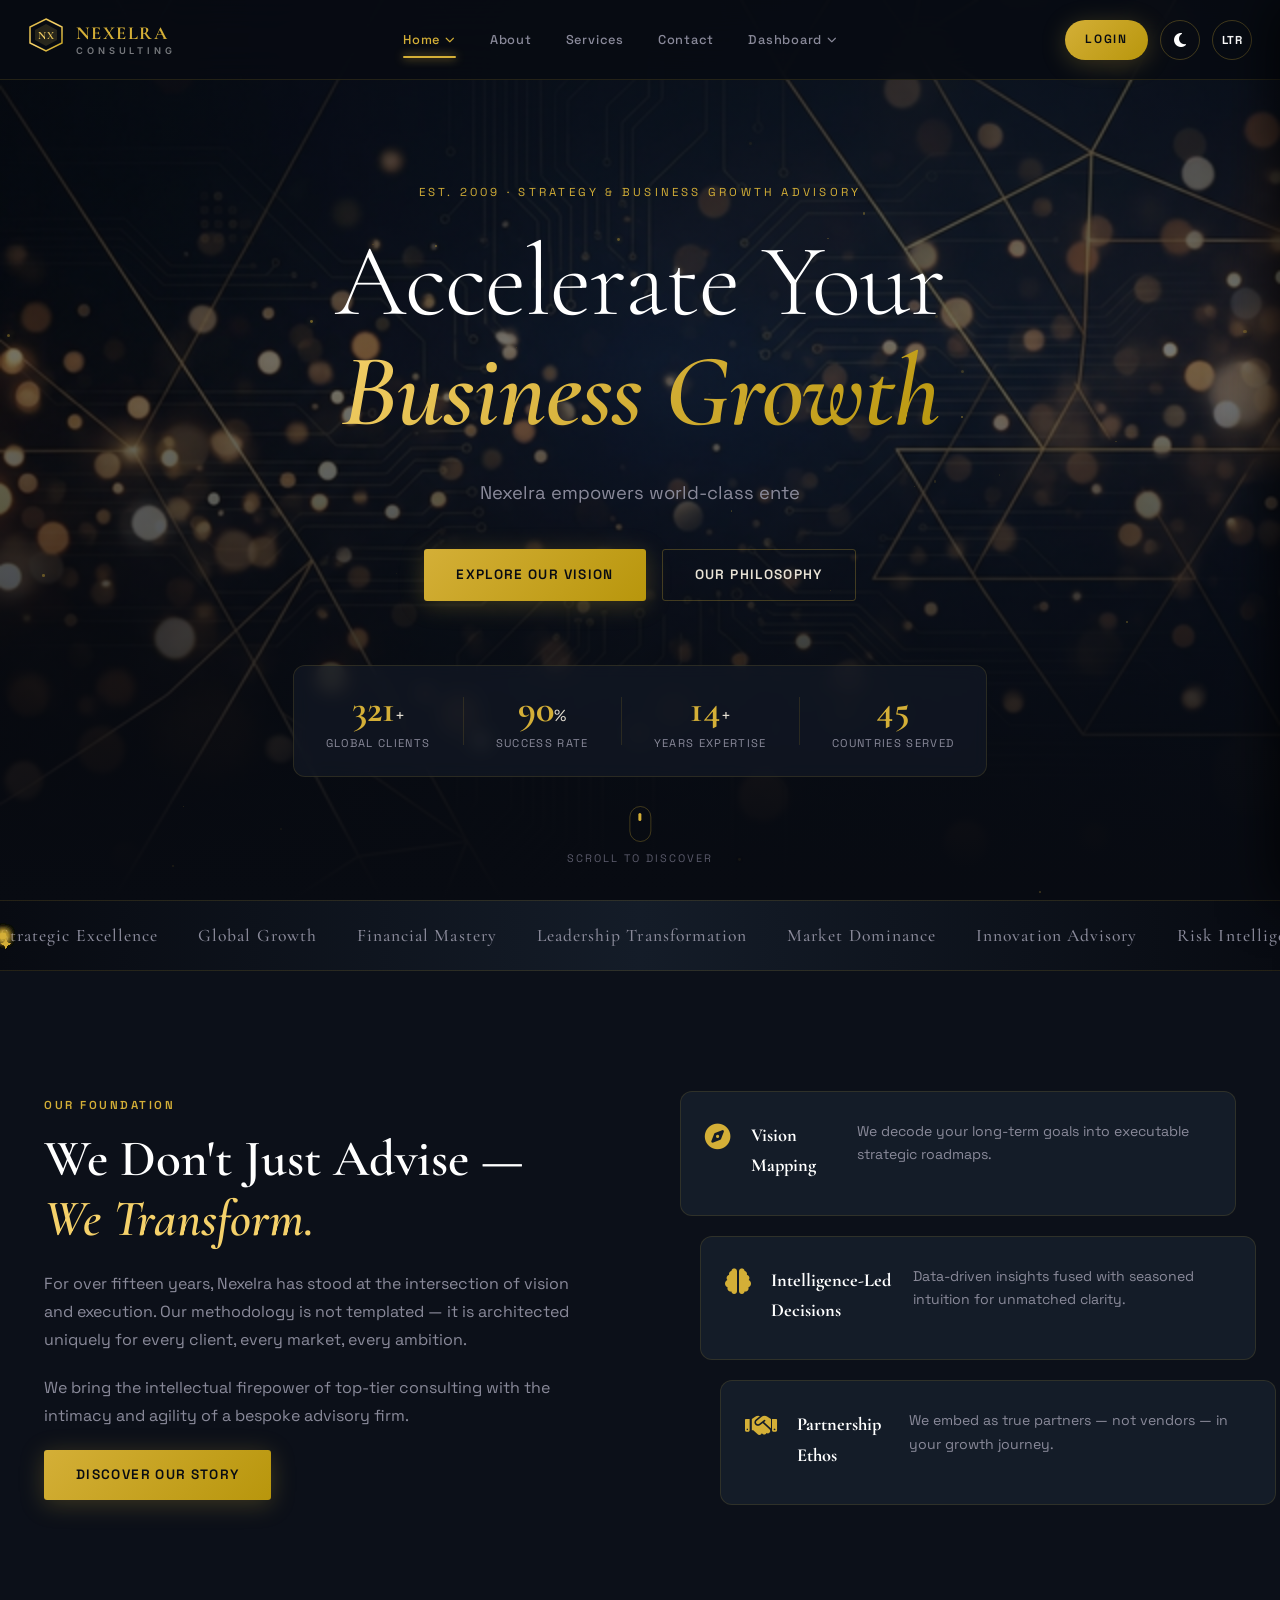
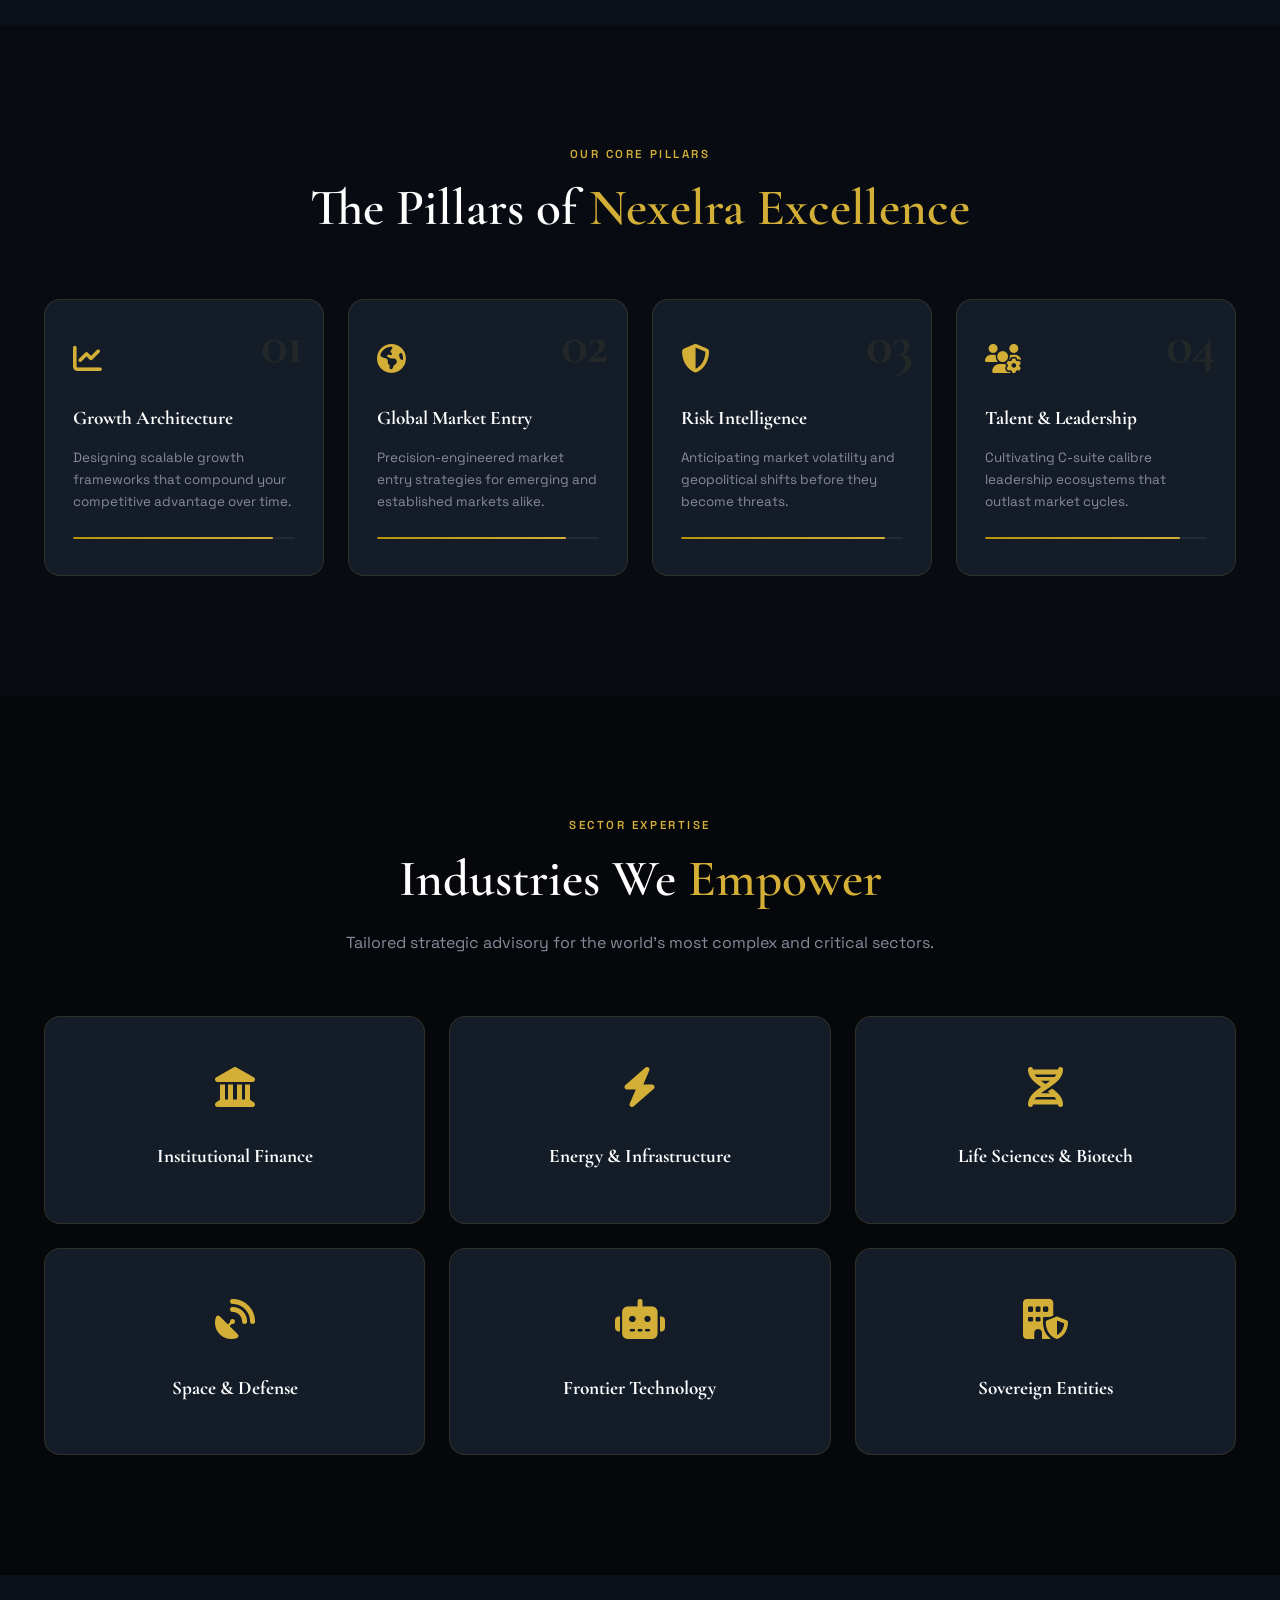
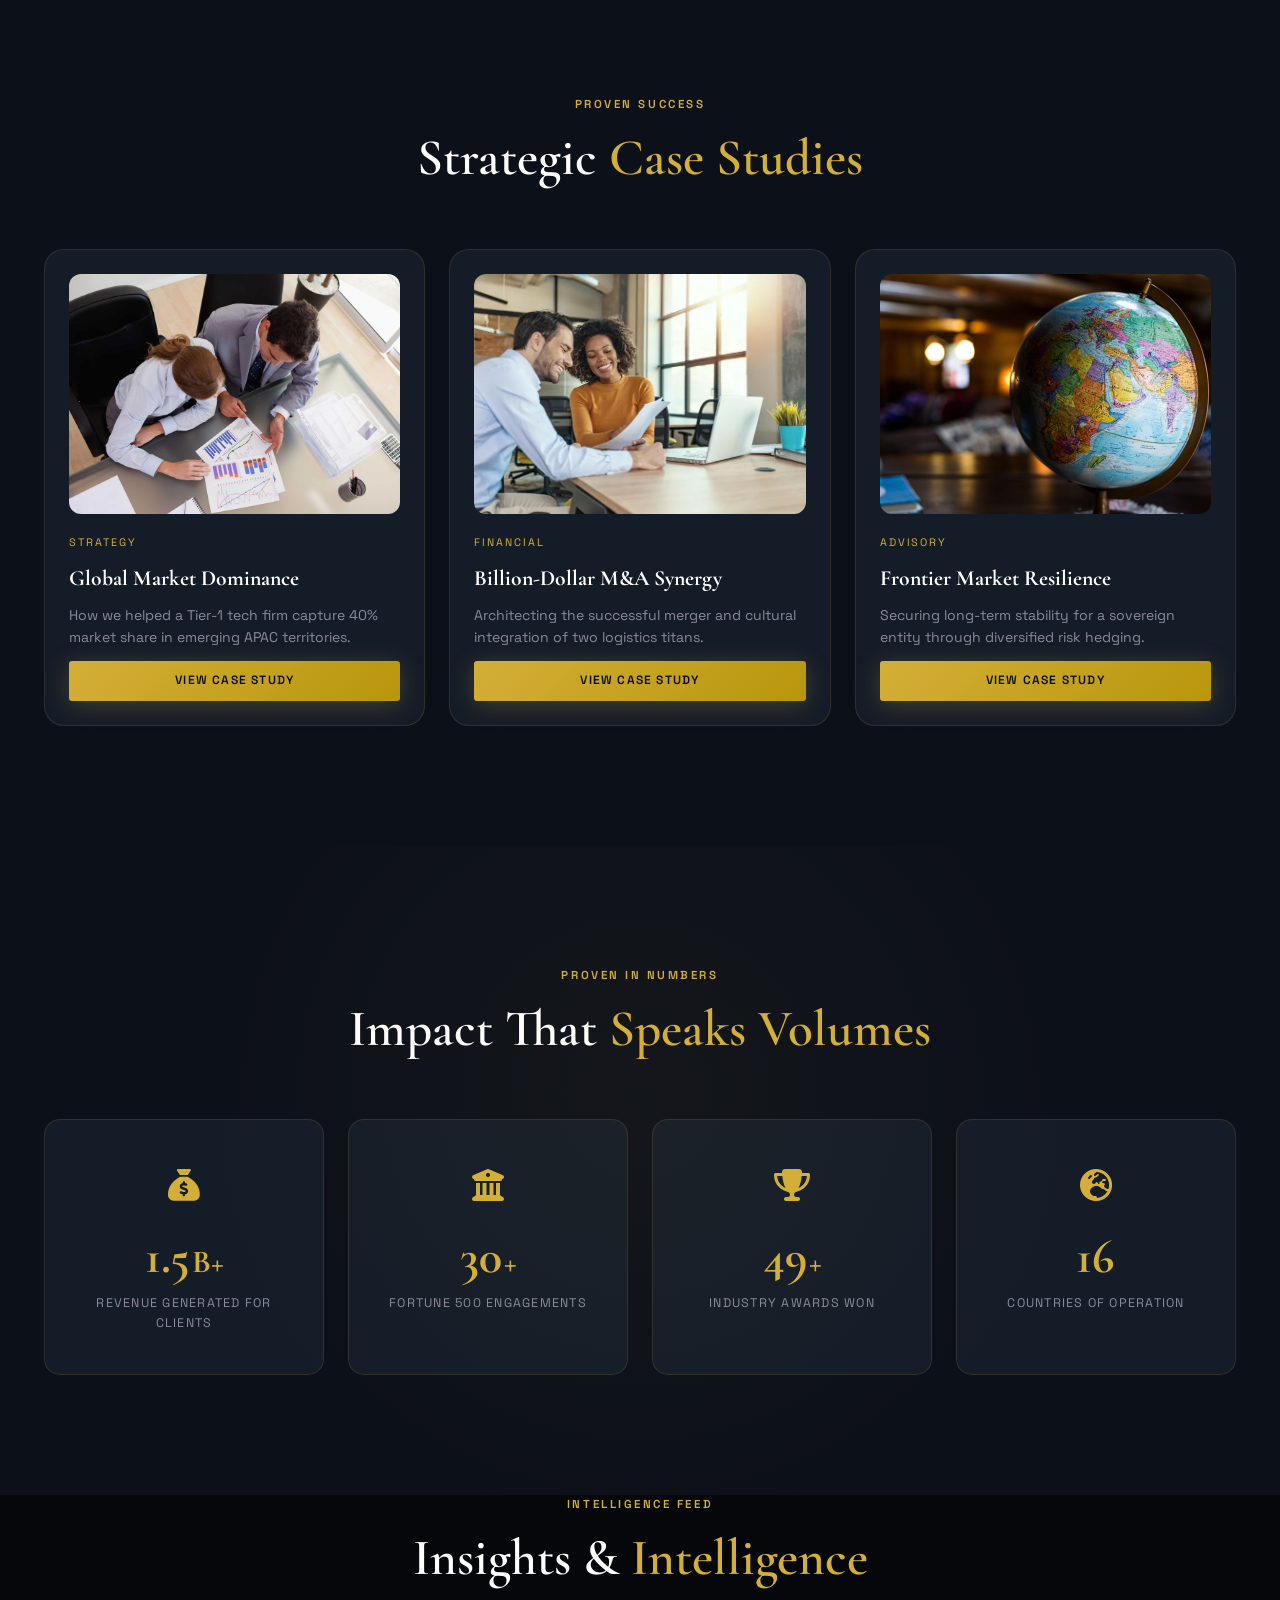
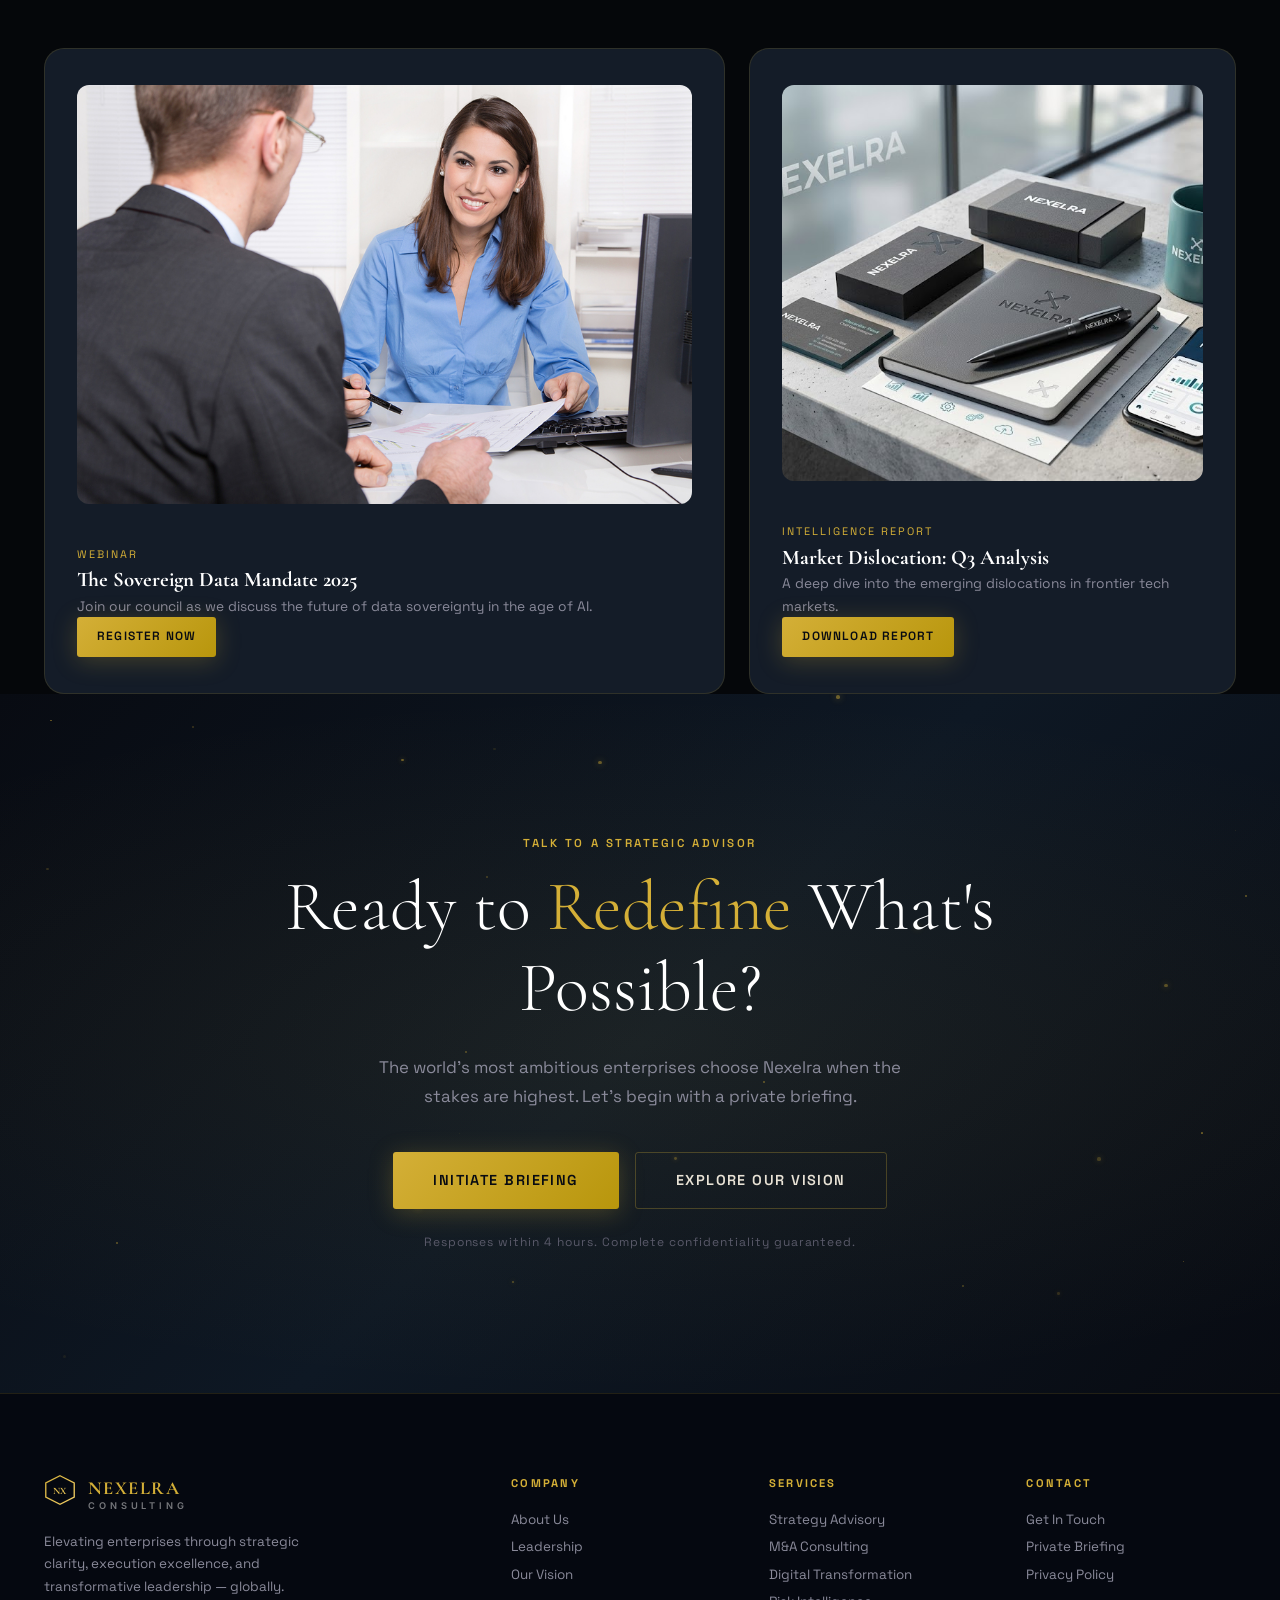
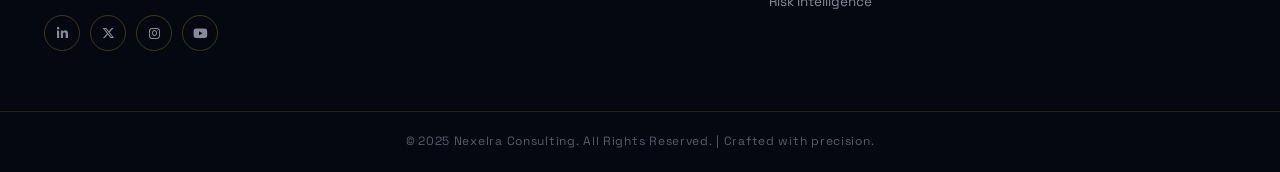
<file: index.html>
<!DOCTYPE html>
<html lang="en" dir="ltr">

<head>
    <meta charset="UTF-8" />
    <meta name="viewport" content="width=device-width, initial-scale=1.0" />
    <link rel="icon" type="image/png" href="favicon.png">
    <title>Nexelra Consulting | Elite Business Strategy & Advisory</title>
    <meta name="description"
        content="Nexelra Consulting — World-class business strategy, financial advisory, and leadership transformation for visionary enterprises." />
    <link rel="preconnect" href="https://fonts.googleapis.com" />
    <link rel="preconnect" href="https://fonts.gstatic.com" crossorigin />
    <link
        href="https://fonts.googleapis.com/css2?family=Cormorant+Garamond:ital,wght@0,300;0,400;0,500;0,600;0,700;1,300;1,400;1,600&family=Inter:wght@300;400;500;600;700&family=Playfair+Display:ital,wght@0,400;0,700;0,900;1,400;1,700&family=Space+Grotesk:wght@300;400;500;600;700&display=swap"
        rel="stylesheet" />
    <link rel="stylesheet" href="https://cdnjs.cloudflare.com/ajax/libs/font-awesome/6.5.0/css/all.min.css" />
    <style>
        /* Aggressive Animation Lockdown for Home 1 Hero */
        .hero-section,
        .hero-bg,
        .hero-content,
        .hero-content * {
            animation: none !important;
            transition: none !important;
            transform: none !important;
            opacity: 1 !important;
            visibility: visible !important;
        }
    </style>
    <link rel="stylesheet" href="style.css" />
</head>

<body>

    <!-- ══════════════════════════════════════════ NAVBAR ══════════════════════════════════════════ -->
    <header class="navbar" id="navbar">
        <div class="nav-inner">

            <!-- Logo -->
            <a href="index.html" class="nav-logo" style="text-decoration: none;">
                <div class="logo-mark">
                    <svg width="36" height="36" viewBox="0 0 36 36" fill="none">
                        <polygon points="18,2 34,10 34,26 18,34 2,26 2,10" fill="none" stroke="url(#gGold)"
                            stroke-width="1.5" />
                        <polygon points="18,7 29,13 29,23 18,29 7,23 7,13" fill="url(#gGoldFill)" opacity="0.15" />
                        <text x="18" y="22" text-anchor="middle" fill="url(#gGold)" font-size="11"
                            font-family="Cormorant Garamond" font-weight="700" letter-spacing="1">NX</text>
                        <defs>
                            <linearGradient id="gGold" x1="0" y1="0" x2="36" y2="36" gradientUnits="userSpaceOnUse">
                                <stop offset="0%" stop-color="#D4AF37" />
                                <stop offset="50%" stop-color="#F5D16A" />
                                <stop offset="100%" stop-color="#B8960C" />
                            </linearGradient>
                            <linearGradient id="gGoldFill" x1="0" y1="0" x2="36" y2="36" gradientUnits="userSpaceOnUse">
                                <stop offset="0%" stop-color="#D4AF37" />
                                <stop offset="100%" stop-color="#F5D16A" />
                            </linearGradient>
                        </defs>
                    </svg>
                </div>
                <div class="logo-text">
                    <span class="logo-brand">NEXELRA</span>
                    <span class="logo-tagline">CONSULTING</span>
                </div>
            </a>

            <!-- Center Nav Links -->
            <nav class="nav-links" id="navLinks">
                <!-- Home Dropdown -->
                <div class="nav-item has-dropdown">
                    <a href="#" class="nav-link" id="homeLink">Home <i
                            class="fa-solid fa-chevron-down nav-arrow"></i></a>
                    <div class="dropdown-menu" id="homeDropdown">
                        <a href="index.html" class="dropdown-item">Home 1</a>
                        <a href="index2.html" class="dropdown-item">Home 2</a>
                    </div>
                </div>
                <!-- About -->
                <div class="nav-item">
                    <a href="about.html" class="nav-link">About</a>
                </div>
                <!-- Services -->
                <div class="nav-item">
                    <a href="services.html" class="nav-link">Services</a>
                </div>
                <!-- Contact -->
                <div class="nav-item">
                    <a href="contact.html" class="nav-link">Contact</a>
                </div>
                <!-- Dashboard Dropdown -->
                <div class="nav-item has-dropdown">
                    <a href="#" class="nav-link" id="dashLink">Dashboard <i
                            class="fa-solid fa-chevron-down nav-arrow"></i></a>
                    <div class="dropdown-menu" id="dashDropdown">
                        <a href="user-dashboard.html" class="dropdown-item">User Dashboard</a>
                        <a href="admin-dashboard.html" class="dropdown-item">Admin Dashboard</a>
                    </div>
                </div>
            </nav>

            <!-- Right Controls -->
            <div class="nav-right">
                <a href="login.html" class="btn btn-gold header-login-btn">LOGIN</a>
                <button class="theme-toggle" id="themeBtn" title="Toggle Light/Dark" aria-label="Toggle color theme">
                    <i class="fa-solid fa-moon"></i>
                    <i class="fa-solid fa-sun"></i>
                    <span class="theme-tooltip">Dark / Light</span>
                </button>
                <button class="globe-btn" id="globeBtn" title="Toggle LTR / RTL" aria-label="Toggle text direction">
                    <span>LTR</span>
                </button>
                <button class="hamburger" id="hamburger" aria-label="Open menu">
                    <span></span><span></span><span></span>
                </button>
            </div>

        </div>

        </div>
    </header>

    <!-- Mobile Drawer — OUTSIDE header to avoid backdrop-filter clipping -->
    <div class="mobile-drawer" id="mobileDrawer">
        <!-- Drawer Top Bar -->
        <div class="drawer-topbar">
            <button class="drawer-theme" id="drawerTheme" aria-label="Toggle theme">
                <i class="fa-solid fa-moon"></i>
                <i class="fa-solid fa-sun"></i>
            </button>
            <button class="drawer-globe" id="drawerGlobe" aria-label="Toggle direction">
                <span>LTR</span>
            </button>
            <button class="drawer-close" id="drawerClose" aria-label="Close menu">
                <i class="fa-solid fa-xmark"></i>
            </button>
        </div>

        <!-- Nav Items -->
        <nav class="drawer-nav">
            <!-- HOME -->
            <div class="drawer-item has-sub">
                <button class="drawer-link sub-toggle" id="mobileHomeToggle">
                    HOME
                    <i class="fa-solid fa-chevron-down drawer-arrow"></i>
                </button>
                <div class="drawer-sub" id="mobileHomeSub">
                    <a href="index.html" class="drawer-sub-link">Home 1</a>
                    <a href="index2.html" class="drawer-sub-link">Home 2</a>
                </div>
            </div>
            <!-- ABOUT -->
            <div class="drawer-item">
                <a href="about.html" class="drawer-link">ABOUT</a>
            </div>
            <!-- SERVICES -->
            <div class="drawer-item">
                <a href="services.html" class="drawer-link">SERVICES</a>
            </div>
            <!-- CONTACT -->
            <div class="drawer-item">
                <a href="contact.html" class="drawer-link">CONTACT</a>
            </div>
            <!-- DASHBOARD -->
            <div class="drawer-item has-sub">
                <button class="drawer-link sub-toggle" id="mobileDashToggle">
                    DASHBOARD
                    <i class="fa-solid fa-chevron-down drawer-arrow"></i>
                </button>
                <div class="drawer-sub" id="mobileDashSub">
                    <a href="user-dashboard.html" class="drawer-sub-link">User Dashboard</a>
                    <a href="admin-dashboard.html" class="drawer-sub-link">Admin Dashboard</a>
                </div>
            </div>

            <!-- LOGIN BUTTON -->
            <a href="login.html" class="btn btn-gold drawer-login-btn">LOGIN</a>
        </nav>

        <!-- Drawer Footer -->
        <div class="drawer-footer">
        </div>
    </div>

    <!-- ══════════════════════════════════════════ SECTION 1 — HERO ══════════════════════════════════════════ -->
    <section class="section hero-section" id="home">
        <div class="hero-bg" id="heroBg"></div>
        <div class="hero-particles" id="heroParticles"></div>
        <div class="hero-content">
            <p class="hero-eyebrow">Est. 2009 · Strategy & Business Growth Advisory</p>
            <h1 class="hero-title">
                Accelerate Your <br />
                <span class="hero-title-gold">Business Growth</span>
            </h1>
            <p class="hero-subtitle">
                Nexelra partners with startups, SMEs, and corporate enterprises to deliver bespoke strategy, operational clarity, and precision-engineered growth solutions that scale.
            </p>
            <div class="hero-cta-group">
                <a href="#vision" class="btn btn-gold">Explore Our Vision</a>
                <a href="#philosophy" class="btn btn-outline">Our Philosophy</a>
            </div>
            <div class="hero-stats">
                <div class="hero-stat">
                    <span class="stat-number" data-target="340">0</span><span>+</span>
                    <span class="stat-label">Global Clients</span>
                </div>
                <div class="hero-stat-divider"></div>
                <div class="hero-stat">
                    <span class="stat-number" data-target="96">0</span><span>%</span>
                    <span class="stat-label">Success Rate</span>
                </div>
                <div class="hero-stat-divider"></div>
                <div class="hero-stat">
                    <span class="stat-number" data-target="15">0</span><span>+</span>
                    <span class="stat-label">Years Expertise</span>
                </div>
                <div class="hero-stat-divider"></div>
                <div class="hero-stat">
                    <span class="stat-number" data-target="48">0</span><span></span>
                    <span class="stat-label">Countries Served</span>
                </div>
            </div>
        </div>
        <div class="hero-scroll-indicator">
            <div class="scroll-mouse">
                <div class="scroll-wheel"></div>
            </div>
            <span>Scroll to Discover</span>
        </div>
    </section>

    <!-- ══════════════════════════════════════════ SECTION 2 — VISION MARQUEE ══════════════════════════════════════════ -->
    <section class="section marquee-section" id="vision">
        <div class="marquee-track">
            <span>Strategic Excellence</span><span class="dot">✦</span>
            <span>Global Growth</span><span class="dot">✦</span>
            <span>Financial Mastery</span><span class="dot">✦</span>
            <span>Leadership Transformation</span><span class="dot">✦</span>
            <span>Market Dominance</span><span class="dot">✦</span>
            <span>Innovation Advisory</span><span class="dot">✦</span>
            <span>Risk Intelligence</span><span class="dot">✦</span>
            <span>Board-Level Counsel</span><span class="dot">✦</span>
            <span>Strategic Excellence</span><span class="dot">✦</span>
            <span>Global Growth</span><span class="dot">✦</span>
            <span>Financial Mastery</span><span class="dot">✦</span>
            <span>Leadership Transformation</span><span class="dot">✦</span>
        </div>
    </section>

    <!-- ══════════════════════════════════════════ SECTION 3 — PHILOSOPHY ══════════════════════════════════════════ -->
    <section class="section philosophy-section" id="philosophy">
        <div class="container">
            <div class="phil-grid">
                <div class="phil-left" data-aos="fade-right">
                    <p class="section-eyebrow">Our Foundation</p>
                    <h2 class="section-title">We Don't Just Advise — <br /><em>We Transform.</em></h2>
                    <p class="section-body">For over fifteen years, Nexelra has stood at the intersection of vision and
                        execution. Our methodology is not templated — it is architected uniquely for every client, every
                        market, every ambition.</p>
                    <p class="section-body">We bring the intellectual firepower of top-tier consulting with the intimacy
                        and agility of a bespoke advisory firm.</p>
                    <a href="about.html" class="btn btn-gold">Discover Our Story</a>
                </div>
                <div class="phil-right" data-aos="fade-left">
                    <div class="phil-card-stack">
                        <div class="phil-card" style="--i:0">
                            <i class="fa-solid fa-compass phil-icon"></i>
                            <h3>Vision Mapping</h3>
                            <p>We decode your long-term goals into executable strategic roadmaps.</p>
                        </div>
                        <div class="phil-card" style="--i:1">
                            <i class="fa-solid fa-brain phil-icon"></i>
                            <h3>Intelligence-Led Decisions</h3>
                            <p>Data-driven insights fused with seasoned intuition for unmatched clarity.</p>
                        </div>
                        <div class="phil-card" style="--i:2">
                            <i class="fa-solid fa-handshake phil-icon"></i>
                            <h3>Partnership Ethos</h3>
                            <p>We embed as true partners — not vendors — in your growth journey.</p>
                        </div>
                    </div>
                </div>
            </div>
        </div>
    </section>

    <!-- ══════════════════════════════════════════ SECTION 4 — PILLARS ══════════════════════════════════════════ -->
    <section class="section pillars-section" id="pillars">
        <div class="container">
            <div class="section-header" data-aos="fade-up">
                <p class="section-eyebrow">Our Core Pillars</p>
                <h2 class="section-title">The Pillars of <span class="gold">Nexelra Excellence</span></h2>
            </div>
            <div class="pillars-grid">
                <div class="pillar-card" data-aos="fade-up" style="--delay:0s">
                    <div class="pillar-number">01</div>
                    <div class="pillar-icon-wrap"><i class="fa-solid fa-chart-line"></i></div>
                    <h3>Growth Architecture</h3>
                    <p>Designing scalable growth frameworks that compound your competitive advantage over time.</p>
                    <div class="pillar-bar">
                        <div class="pillar-bar-fill" style="--w:90%"></div>
                    </div>
                </div>
                <div class="pillar-card" data-aos="fade-up" style="--delay:0.1s">
                    <div class="pillar-number">02</div>
                    <div class="pillar-icon-wrap"><i class="fa-solid fa-globe-americas"></i></div>
                    <h3>Global Market Entry</h3>
                    <p>Precision-engineered market entry strategies for emerging and established markets alike.</p>
                    <div class="pillar-bar">
                        <div class="pillar-bar-fill" style="--w:85%"></div>
                    </div>
                </div>
                <div class="pillar-card" data-aos="fade-up" style="--delay:0.2s">
                    <div class="pillar-number">03</div>
                    <div class="pillar-icon-wrap"><i class="fa-solid fa-shield-halved"></i></div>
                    <h3>Risk Intelligence</h3>
                    <p>Anticipating market volatility and geopolitical shifts before they become threats.</p>
                    <div class="pillar-bar">
                        <div class="pillar-bar-fill" style="--w:92%"></div>
                    </div>
                </div>
                <div class="pillar-card" data-aos="fade-up" style="--delay:0.3s">
                    <div class="pillar-number">04</div>
                    <div class="pillar-icon-wrap"><i class="fa-solid fa-users-gear"></i></div>
                    <h3>Talent & Leadership</h3>
                    <p>Cultivating C-suite calibre leadership ecosystems that outlast market cycles.</p>
                    <div class="pillar-bar">
                        <div class="pillar-bar-fill" style="--w:88%"></div>
                    </div>
                </div>
            </div>
        </div>
    </section>

    <!-- ══════════════════════════════════════════ SECTION 5 — INDUSTRIES ══════════════════════════════════════════ -->
    <section class="section industries-section bg-deep" id="industries">
        <div class="container">
            <div class="section-header" data-aos="fade-up">
                <p class="section-eyebrow">Sector Expertise</p>
                <h2 class="section-title">Industries We <span class="gold">Empower</span></h2>
                <p class="section-subhead">Tailored strategic advisory for the world's most complex and critical sectors.</p>
            </div>
            <div class="industries-grid">
                <div class="industry-card" data-aos="fade-up">
                    <i class="fa-solid fa-landmark industry-icon"></i>
                    <h3>Institutional Finance</h3>
                </div>
                <div class="industry-card" data-aos="fade-up" style="--delay: 0.1s">
                    <i class="fa-solid fa-bolt industry-icon"></i>
                    <h3>Energy & Infrastructure</h3>
                </div>
                <div class="industry-card" data-aos="fade-up" style="--delay: 0.2s">
                    <i class="fa-solid fa-dna industry-icon"></i>
                    <h3>Life Sciences & Biotech</h3>
                </div>
                <div class="industry-card" data-aos="fade-up" style="--delay: 0.3s">
                    <i class="fa-solid fa-satellite-dish industry-icon"></i>
                    <h3>Space & Defense</h3>
                </div>
                <div class="industry-card" data-aos="fade-up" style="--delay: 0.4s">
                    <i class="fa-solid fa-robot industry-icon"></i>
                    <h3>Frontier Technology</h3>
                </div>
                <div class="industry-card" data-aos="fade-up" style="--delay: 0.5s">
                    <i class="fa-solid fa-building-shield industry-icon"></i>
                    <h3>Sovereign Entities</h3>
                </div>
            </div>
        </div>
    </section>

    <!-- ══════════════════════════════════════════ SECTION 6 — CASE STUDIES ══════════════════════════════════════════ -->
    <section class="section cases-section" id="cases">
        <div class="container">
            <div class="section-header" data-aos="fade-up">
                <p class="section-eyebrow">Proven Success</p>
                <h2 class="section-title">Strategic <span class="gold">Case Studies</span></h2>
            </div>
            <div class="cases-grid">
                <!-- Case 1 -->
                <div class="case-card" data-aos="fade-up">
                    <div class="case-img-box"><img src="b4.jpg" alt="Case Study 1" /></div>
                    <div class="case-content">
                        <span class="case-tag">Strategy</span>
                        <h3>Global Market Dominance</h3>
                        <p>How we helped a Tier-1 tech firm capture 40% market share in emerging APAC territories.</p>
                        <a href="#" class="btn btn-gold btn-sm">View Case Study</a>
                    </div>
                </div>
                <!-- Case 2 -->
                <div class="case-card" data-aos="fade-up" style="--delay: 0.1s">
                    <div class="case-img-box"><img src="b5.webp" alt="Case Study 2" /></div>
                    <div class="case-content">
                        <span class="case-tag">Financial</span>
                        <h3>Billion-Dollar M&A Synergy</h3>
                        <p>Architecting the successful merger and cultural integration of two logistics titans.</p>
                        <a href="#" class="btn btn-gold btn-sm">View Case Study</a>
                    </div>
                </div>
                <!-- Case 3 -->
                <div class="case-card" data-aos="fade-up" style="--delay: 0.2s">
                    <div class="case-img-box"><img src="glo.jpg" alt="Case Study 3" /></div>
                    <div class="case-content">
                        <span class="case-tag">Advisory</span>
                        <h3>Frontier Market Resilience</h3>
                        <p>Securing long-term stability for a sovereign entity through diversified risk hedging.</p>
                        <a href="#" class="btn btn-gold btn-sm">View Case Study</a>
                    </div>
                </div>
            </div>
        </div>
    </section>

    <!-- ══════════════════════════════════════════ SECTION 7 — NUMERICAL IMPACT ══════════════════════════════════════════ -->
    <section class="section impact-section" id="impact">
        <div class="impact-bg-shape"></div>
        <div class="container">
            <div class="section-header" data-aos="fade-up">
                <p class="section-eyebrow">Proven in Numbers</p>
                <h2 class="section-title">Impact That <span class="gold">Speaks Volumes</span></h2>
            </div>
            <div class="impact-grid">
                <div class="impact-card" data-aos="zoom-in" style="--delay:0s">
                    <div class="impact-icon"><i class="fa-solid fa-sack-dollar"></i></div>
                    <div class="impact-value"><span class="count" data-target="4.2">0</span><span
                            class="impact-unit">B+</span></div>
                    <p class="impact-label">Revenue Generated for Clients</p>
                </div>
                <div class="impact-card" data-aos="zoom-in" style="--delay:0.1s">
                    <div class="impact-icon"><i class="fa-solid fa-building-columns"></i></div>
                    <div class="impact-value"><span class="count" data-target="87">0</span><span
                            class="impact-unit">+</span></div>
                    <p class="impact-label">Fortune 500 Engagements</p>
                </div>
                <div class="impact-card" data-aos="zoom-in" style="--delay:0.2s">
                    <div class="impact-icon"><i class="fa-solid fa-trophy"></i></div>
                    <div class="impact-value"><span class="count" data-target="142">0</span><span
                            class="impact-unit">+</span></div>
                    <p class="impact-label">Industry Awards Won</p>
                </div>
                <div class="impact-card" data-aos="zoom-in" style="--delay:0.3s">
                    <div class="impact-icon"><i class="fa-solid fa-earth-europe"></i></div>
                    <div class="impact-value"><span class="count" data-target="48">0</span><span
                            class="impact-unit"></span></div>
                    <p class="impact-label">Countries of Operation</p>
                </div>
            </div>
        </div>
    </section>

    <!-- ══════════════════════════════════════════ SECTION 8 — INSIGHTS & NEWS ══════════════════════════════════════════ -->
    <section class="section insights-news-section bg-deep" id="insights">
        <div class="container">
            <div class="section-header" data-aos="fade-up">
                <p class="section-eyebrow">Intelligence Feed</p>
                <h2 class="section-title">Insights & <span class="gold">Intelligence</span></h2>
            </div>
            <div class="insights-grid">
                <!-- News 1 -->
                <div class="insight-card" data-aos="fade-up">
                    <div class="insight-img-box"><img src="b6.jpg" alt="Webinar" /></div>
                    <div class="insight-content">
                        <span class="insight-tag">Webinar</span>
                        <h3>The Sovereign Data Mandate 2025</h3>
                        <p>Join our council as we discuss the future of data sovereignty in the age of AI.</p>
                        <a href="#" class="btn btn-gold btn-sm">Register Now</a>
                    </div>
                </div>
                <!-- News 2 -->
                <div class="insight-card" data-aos="fade-up" data-aos-delay="100">
                    <div class="insight-img-box"><img src="brand.jpg" alt="Insight" /></div>
                    <div class="insight-content">
                        <span class="insight-tag">Intelligence Report</span>
                        <h3>Market Dislocation: Q3 Analysis</h3>
                        <p>A deep dive into the emerging dislocations in frontier tech markets.</p>
                        <a href="#" class="btn btn-gold btn-sm">Download Report</a>
                    </div>
                </div>
            </div>
        </div>
    </section>

    <!-- ══════════════════════════════════════════ SECTION 9 — CTA FINALE ══════════════════════════════════════════ -->
    <section class="section cta-section" id="cta">
        <div class="cta-bg"></div>
        <div class="cta-particles" id="ctaParticles"></div>
        <div class="container">
            <div class="cta-inner" data-aos="fade-up">
                <p class="section-eyebrow">Talk to a Strategic Advisor</p>
                <h2 class="cta-title">Ready to <span class="gold">Redefine</span> What's Possible?</h2>
                <p class="cta-body">The world's most ambitious enterprises choose Nexelra when the stakes are highest.
                    Let's begin with a private briefing.</p>
                <div class="cta-group">
                    <a href="contact.html" class="btn btn-gold btn-lg">Initiate Briefing</a>
                    <a href="about.html" class="btn btn-outline btn-lg">Explore Our Vision</a>
                </div>
                <p class="cta-note">Responses within 4 hours. Complete confidentiality guaranteed.</p>
            </div>
        </div>
    </section>

    <!-- ══════════════════════════════════════════ FOOTER ══════════════════════════════════════════ -->
    <footer class="footer">
        <div class="footer-top">
            <div class="container footer-grid">
                <div class="footer-brand">
                    <div class="nav-logo">
                        <div class="logo-mark">
                            <svg width="32" height="32" viewBox="0 0 36 36" fill="none">
                                <polygon points="18,2 34,10 34,26 18,34 2,26 2,10" fill="none" stroke="url(#fGold)"
                                    stroke-width="1.5" />
                                <text x="18" y="22" text-anchor="middle" fill="url(#fGold)" font-size="11"
                                    font-family="Cormorant Garamond" font-weight="700" letter-spacing="1">NX</text>
                                <defs>
                                    <linearGradient id="fGold" x1="0" y1="0" x2="36" y2="36"
                                        gradientUnits="userSpaceOnUse">
                                        <stop offset="0%" stop-color="#D4AF37" />
                                        <stop offset="100%" stop-color="#F5D16A" />
                                    </linearGradient>
                                </defs>
                            </svg>
                        </div>
                        <div class="logo-text">
                            <span class="logo-brand">NEXELRA</span>
                            <span class="logo-tagline">CONSULTING</span>
                        </div>
                    </div>
                    <p class="footer-about">Elevating enterprises through strategic clarity, execution excellence, and
                        transformative leadership — globally.</p>
                    <div class="footer-socials">
                        <a href="#" aria-label="LinkedIn"><i class="fa-brands fa-linkedin-in"></i></a>
                        <a href="#" aria-label="Twitter"><i class="fa-brands fa-x-twitter"></i></a>
                        <a href="#" aria-label="Instagram"><i class="fa-brands fa-instagram"></i></a>
                        <a href="#" aria-label="YouTube"><i class="fa-brands fa-youtube"></i></a>
                    </div>
                </div>
                <div class="footer-col">
                    <h4>Company</h4>
                    <a href="about.html">About Us</a>
                    <a href="about.html">Leadership</a>
                    <a href="about.html">Our Vision</a>
                </div>
                <div class="footer-col">
                    <h4>Services</h4>
                    <a href="services.html">Strategy Advisory</a>
                    <a href="services.html">M&A Consulting</a>
                    <a href="services.html">Digital Transformation</a>
                    <a href="services.html">Risk Intelligence</a>
                </div>
                <div class="footer-col">
                    <h4>Contact</h4>
                    <a href="contact.html">Get In Touch</a>
                    <a href="contact.html">Private Briefing</a>
                    <a href="#">Privacy Policy</a>
                </div>
            </div>
        </div>
        <div class="footer-bottom">
            <p>© 2025 Nexelra Consulting. All Rights Reserved. | Crafted with precision.</p>
        </div>
    </footer>

    <!-- Back to Top -->
    <button class="back-top" id="backTop" aria-label="Back to top"><i class="fa-solid fa-arrow-up"></i></button>

    <script src="script.js"></script>
</body>

</html>
</file>
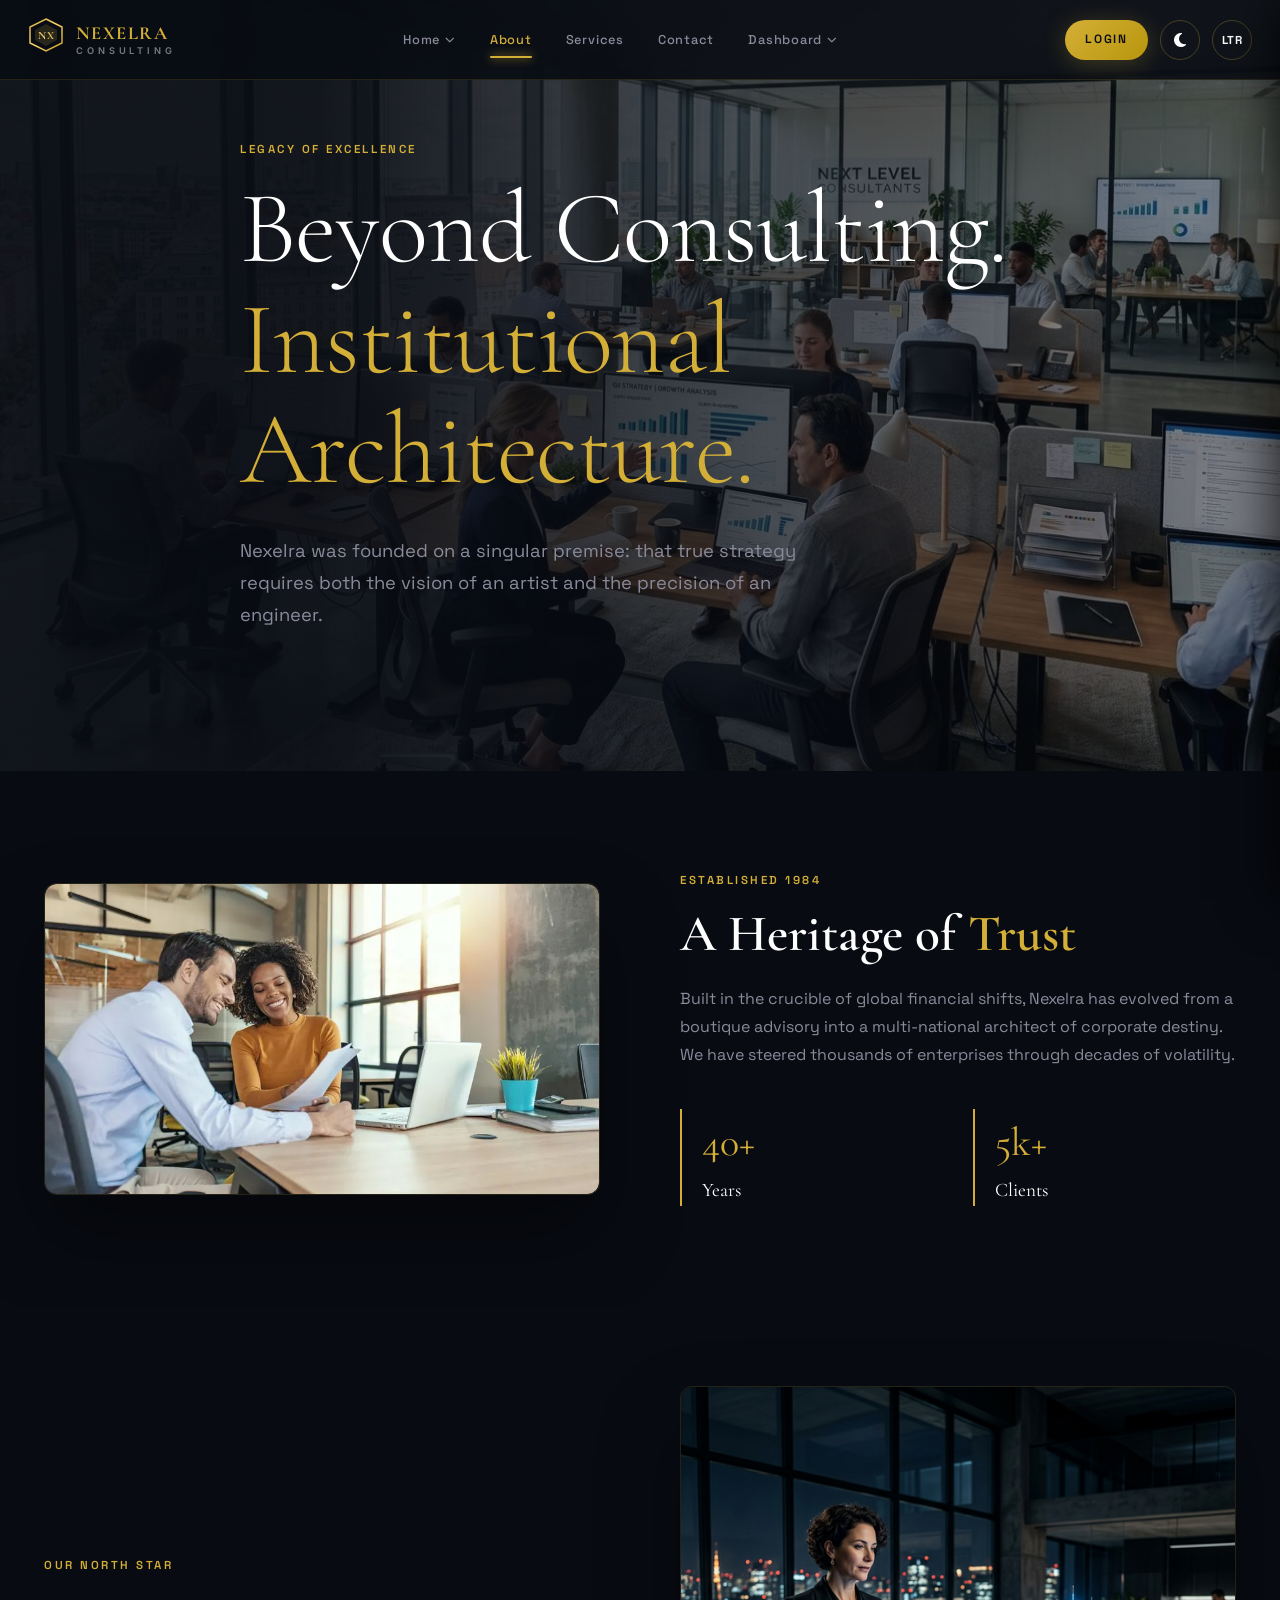
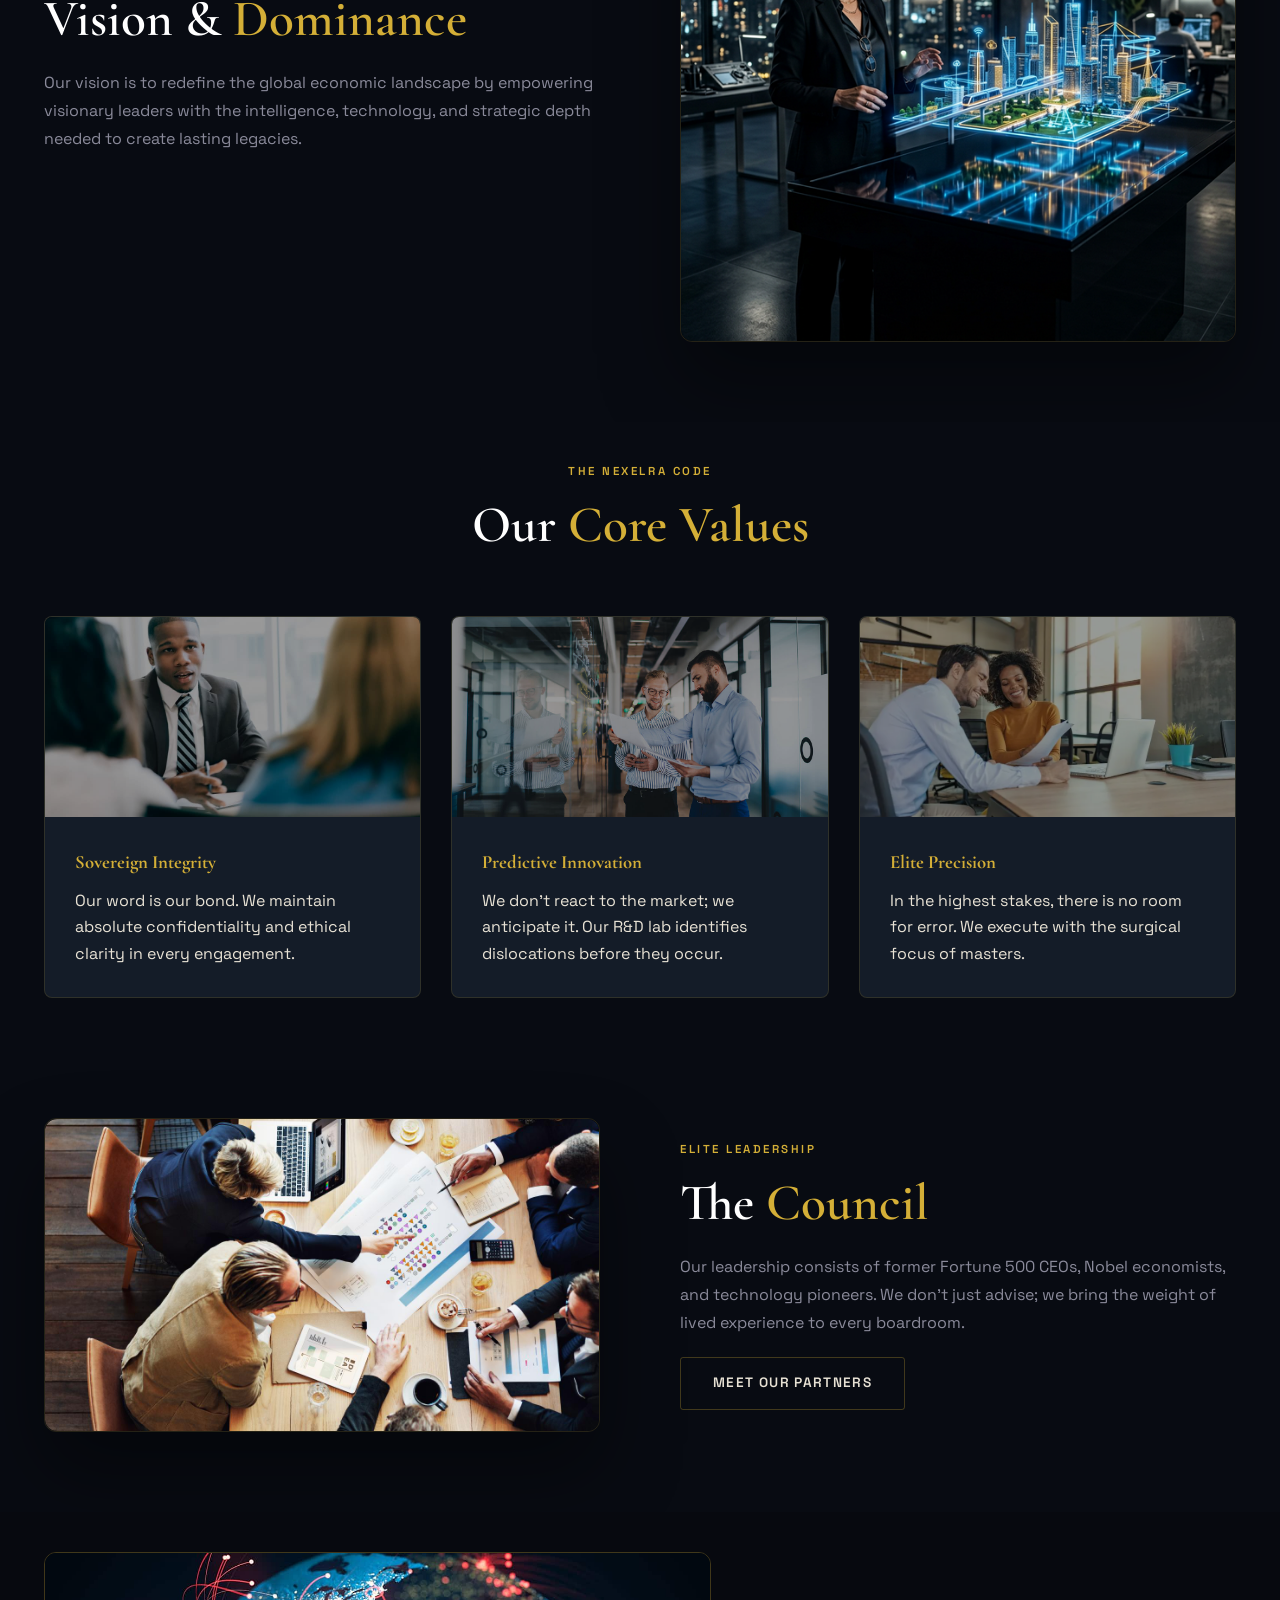
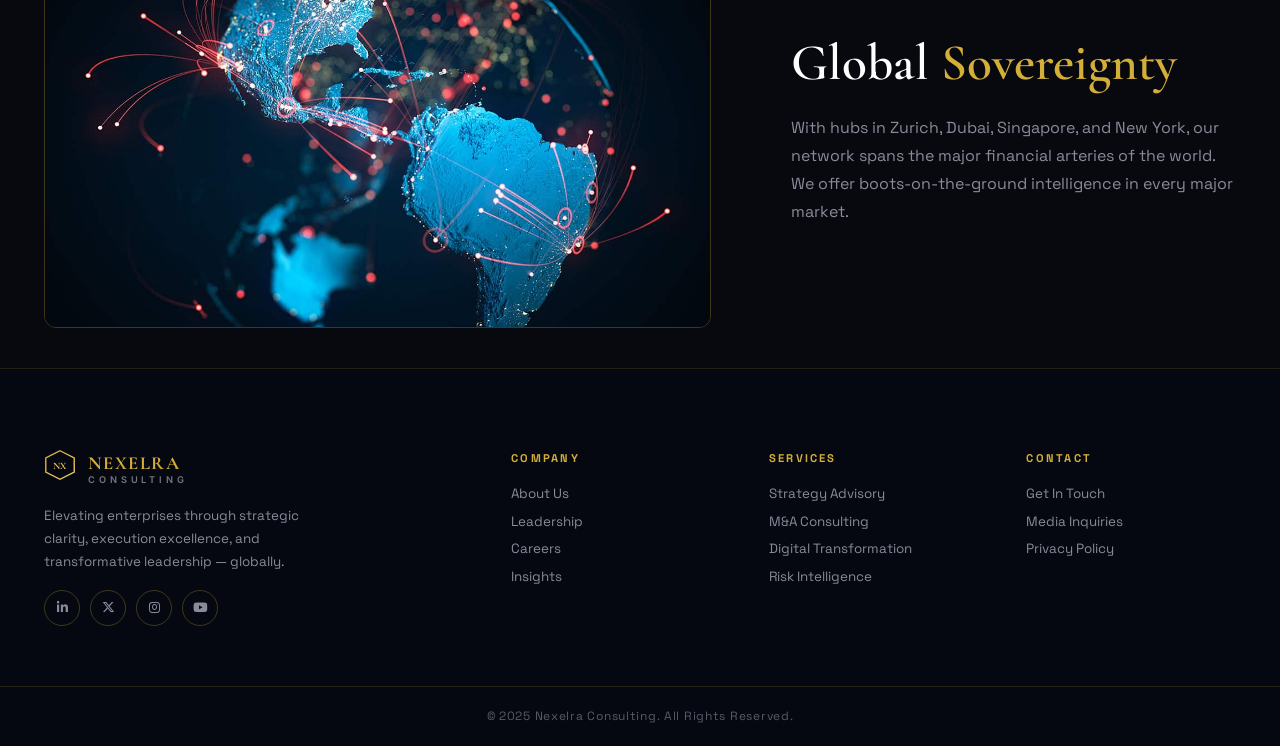
<file: about.html>
<!DOCTYPE html>
<html lang="en" dir="ltr">

<head>
    <meta charset="UTF-8" />
    <meta name="viewport" content="width=device-width, initial-scale=1.0" />
    <link rel="icon" type="image/png" href="favicon.png">
    <title>About Nexelra | The Architect of Global Strategy</title>
    <meta name="description"
        content="Discover the heritage, mission, and elite leadership of Nexelra Consulting — a global force in strategic advisory." />
    <link rel="preconnect" href="https://fonts.googleapis.com" />
    <link rel="preconnect" href="https://fonts.gstatic.com" crossorigin />
    <link
        href="https://fonts.googleapis.com/css2?family=Cormorant+Garamond:ital,wght@0,300;0,400;0,500;0,600;0,700;1,300;1,400;1,600&family=Inter:wght@300;400;500;600;700&family=Playfair+Display:ital,wght@0,400;0,700;0,900;1,400;1,700&family=Space+Grotesk:wght@300;400;500;600;700&display=swap"
        rel="stylesheet" />
    <link rel="stylesheet" href="https://cdnjs.cloudflare.com/ajax/libs/font-awesome/6.5.0/css/all.min.css" />
    <style>
        /* Aggressive Animation Lockdown for About Hero */
        .about-hero,
        .about-hero-bg,
        .about-hero-content,
        .about-hero-content * {
            animation: none !important;
            transition: none !important;
            transform: none !important;
            opacity: 1 !important;
            visibility: visible !important;
        }
    </style>
    <link rel="stylesheet" href="style.css" />
</head>

<body>

    <!-- ══════════════════════════════════════════ NAVBAR ══════════════════════════════════════════ -->
    <header class="navbar" id="navbar">
        <div class="nav-inner">

            <!-- Logo -->
            <a href="index.html" class="nav-logo" style="text-decoration: none;">
                <div class="logo-mark">
                    <svg width="36" height="36" viewBox="0 0 36 36" fill="none">
                        <polygon points="18,2 34,10 34,26 18,34 2,26 2,10" fill="none" stroke="url(#gGold)"
                            stroke-width="1.5" />
                        <polygon points="18,7 29,13 29,23 18,29 7,23 7,13" fill="url(#gGoldFill)" opacity="0.15" />
                        <text x="18" y="22" text-anchor="middle" fill="url(#gGold)" font-size="11"
                            font-family="Cormorant Garamond" font-weight="700" letter-spacing="1">NX</text>
                        <defs>
                            <linearGradient id="gGold" x1="0" y1="0" x2="36" y2="36" gradientUnits="userSpaceOnUse">
                                <stop offset="0%" stop-color="#D4AF37" />
                                <stop offset="50%" stop-color="#F5D16A" />
                                <stop offset="100%" stop-color="#B8960C" />
                            </linearGradient>
                            <linearGradient id="gGoldFill" x1="0" y1="0" x2="36" y2="36" gradientUnits="userSpaceOnUse">
                                <stop offset="0%" stop-color="#D4AF37" />
                                <stop offset="100%" stop-color="#F5D16A" />
                            </linearGradient>
                        </defs>
                    </svg>
                </div>
                <div class="logo-text">
                    <span class="logo-brand">NEXELRA</span>
                    <span class="logo-tagline">CONSULTING</span>
                </div>
            </a>

            <!-- Center Nav Links -->
            <nav class="nav-links" id="navLinks">
                <div class="nav-item has-dropdown">
                    <a href="#" class="nav-link" id="homeLink">Home <i
                            class="fa-solid fa-chevron-down nav-arrow"></i></a>
                    <div class="dropdown-menu" id="homeDropdown">
                        <a href="index.html" class="dropdown-item">Home 1</a>
                        <a href="index2.html" class="dropdown-item">Home 2</a>
                    </div>
                </div>
                <div class="nav-item">
                    <a href="about.html" class="nav-link">About</a>
                </div>
                <div class="nav-item">
                    <a href="services.html" class="nav-link">Services</a>
                </div>
                <div class="nav-item">
                    <a href="contact.html" class="nav-link">Contact</a>
                </div>
                <div class="nav-item has-dropdown">
                    <a href="#" class="nav-link" id="dashLink">Dashboard <i
                            class="fa-solid fa-chevron-down nav-arrow"></i></a>
                    <div class="dropdown-menu" id="dashDropdown">
                        <a href="user-dashboard.html" class="dropdown-item">User Dashboard</a>
                        <a href="admin-dashboard.html" class="dropdown-item">Admin Dashboard</a>
                    </div>
                </div>
            </nav>

            <!-- Right Controls -->
            <div class="nav-right">
                <a href="login.html" class="btn btn-gold header-login-btn">LOGIN</a>
                <button class="theme-toggle" id="themeBtn" title="Toggle Light/Dark" aria-label="Toggle color theme">
                    <i class="fa-solid fa-moon"></i>
                    <i class="fa-solid fa-sun"></i>
                    <span class="theme-tooltip">Dark / Light</span>
                </button>
                <button class="globe-btn" id="globeBtn" title="Toggle LTR / RTL" aria-label="Toggle text direction">
                    <span>LTR</span>
                </button>
                <button class="hamburger" id="hamburger" aria-label="Open menu">
                    <span></span><span></span><span></span>
                </button>
            </div>
        </div>
    </header>

    <!-- Mobile Drawer -->
    <div class="mobile-drawer" id="mobileDrawer">
        <div class="drawer-topbar">
            <button class="drawer-theme" id="drawerTheme" aria-label="Toggle theme">
                <i class="fa-solid fa-moon"></i>
                <i class="fa-solid fa-sun"></i>
            </button>
            <button class="drawer-globe" id="drawerGlobe" aria-label="Toggle direction">
                <span>LTR</span>
            </button>
            <button class="drawer-close" id="drawerClose" aria-label="Close menu">
                <i class="fa-solid fa-xmark"></i>
            </button>
        </div>
        <nav class="drawer-nav">
            <div class="drawer-item has-sub">
                <button class="drawer-link sub-toggle" id="mobileHomeToggle">
                    HOME <i class="fa-solid fa-chevron-down drawer-arrow"></i>
                </button>
                <div class="drawer-sub" id="mobileHomeSub">
                    <a href="index.html" class="drawer-sub-link">Home 1</a>
                    <a href="index2.html" class="drawer-sub-link">Home 2</a>
                </div>
            </div>
            <div class="drawer-item"><a href="about.html" class="drawer-link">ABOUT</a></div>
            <div class="drawer-item"><a href="services.html" class="drawer-link">SERVICES</a></div>
            <div class="drawer-item"><a href="contact.html" class="drawer-link">CONTACT</a></div>
            <div class="drawer-item has-sub">
                <button class="drawer-link sub-toggle" id="mobileDashToggle">
                    DASHBOARD <i class="fa-solid fa-chevron-down drawer-arrow"></i>
                </button>
                <div class="drawer-sub" id="mobileDashSub">
                    <a href="user-dashboard.html" class="drawer-sub-link">User Dashboard</a>
                    <a href="admin-dashboard.html" class="drawer-sub-link">Admin Dashboard</a>
                </div>
            </div>

            <!-- LOGIN BUTTON -->
            <a href="login.html" class="btn btn-gold drawer-login-btn">LOGIN</a>
        </nav>
        <div class="drawer-footer">
        </div>
    </div>

    <!-- ══════════════════════════════════════════ SECTION 1 — HERO ══════════════════════════════════════════ -->
    <section class="section about-hero" id="home">
        <div class="about-hero-bg"></div>
        <div class="container">
            <div class="about-hero-content">
                <p class="section-eyebrow">Legacy of Excellence</p>
                <h1 class="hero-title">Beyond Consulting. <br /><span class="gold">Institutional Architecture.</span>
                </h1>
                <p class="hero-subtitle">Nexelra was founded on a singular premise: that true strategy requires both the
                    vision of an artist and the precision of an engineer.</p>
            </div>
        </div>
    </section>

    <!-- ══════════════════════════════════════════ SECTION 2 — HERITAGE ══════════════════════════════════════════ -->
    <section class="section about-heritage" id="heritage">
        <div class="container">
            <div class="about-grid side-by-side">
                <div class="about-visual" data-aos="fade-right">
                    <img src="b5.webp" alt="Nexelra Heritage" class="about-img" />
                </div>
                <div class="about-text" data-aos="fade-left">
                    <p class="section-eyebrow">Established 1984</p>
                    <h2 class="section-title">A Heritage of <span class="gold">Trust</span></h2>
                    <p class="section-body">Built in the crucible of global financial shifts, Nexelra has evolved from a
                        boutique advisory into a multi-national architect of corporate destiny. We have steered
                        thousands of enterprises through decades of volatility.</p>
                    <div class="heritage-stats">
                        <div class="h-stat"><span>40+</span> Years</div>
                        <div class="h-stat"><span>5k+</span> Clients</div>
                    </div>
                </div>
            </div>
        </div>
    </section>

    <!-- ══════════════════════════════════════════ SECTION 3 — VISION ══════════════════════════════════════════ -->
    <section class="section about-vision" id="vision">
        <div class="container">
            <div class="about-grid side-by-side reverse">
                <div class="about-visual" data-aos="fade-left">
                    <img src="about_vision.png" alt="Aspirational Vision" class="about-img" />
                </div>
                <div class="about-text" data-aos="fade-right">
                    <p class="section-eyebrow">Our North Star</p>
                    <h2 class="section-title">Vision & <span class="gold">Dominance</span></h2>
                    <p class="section-body">Our vision is to redefine the global economic landscape by empowering
                        visionary leaders with the intelligence, technology, and strategic depth needed to create
                        lasting legacies.</p>
                </div>
            </div>
        </div>
    </section>

    <!-- ══════════════════════════════════════════ SECTION 4 — CORE VALUES ══════════════════════════════════════════ -->
    <section class="section about-values" id="values">
        <div class="container">
            <div class="section-header center" data-aos="fade-up">
                <p class="section-eyebrow">The Nexelra Code</p>
                <h2 class="section-title">Our <span class="gold">Core Values</span></h2>
            </div>
            <div class="values-grid">
                <div class="value-card" data-aos="fade-up">
                    <div class="value-img-wrap"><img src="b2.jpg" alt="Integrity" /></div>
                    <div class="value-info">
                        <h3>Sovereign Integrity</h3>
                        <p>Our word is our bond. We maintain absolute confidentiality and ethical clarity in every
                            engagement.</p>
                    </div>
                </div>
                <div class="value-card" data-aos="fade-up" style="--delay: 0.1s">
                    <div class="value-img-wrap"><img src="b3.jpeg" alt="Innovation" /></div>
                    <div class="value-info">
                        <h3>Predictive Innovation</h3>
                        <p>We don't react to the market; we anticipate it. Our R&D lab identifies dislocations before
                            they occur.</p>
                    </div>
                </div>
                <div class="value-card" data-aos="fade-up" style="--delay: 0.2s">
                    <div class="value-img-wrap"><img src="b5.webp" alt="Precision" /></div>
                    <div class="value-info">
                        <h3>Elite Precision</h3>
                        <p>In the highest stakes, there is no room for error. We execute with the surgical focus of
                            masters.</p>
                    </div>
                </div>
            </div>
        </div>
    </section>

    <!-- ══════════════════════════════════════════ SECTION 5 — THE COUNCIL ══════════════════════════════════════════ -->
    <section class="section about-council" id="council">
        <div class="container">
            <div class="about-grid side-by-side">
                <div class="about-visual" data-aos="fade-right">
                    <img src="ree.jpg" alt="The Council" class="about-img" />
                </div>
                <div class="about-text" data-aos="fade-left">
                    <p class="section-eyebrow">Elite Leadership</p>
                    <h2 class="section-title">The <span class="gold">Council</span></h2>
                    <p class="section-body">Our leadership consists of former Fortune 500 CEOs, Nobel economists, and
                        technology pioneers. We don't just advise; we bring the weight of lived experience to every
                        boardroom.</p>
                    <a href="#" class="btn btn-outline">Meet Our Partners</a>
                </div>
            </div>
        </div>
    </section>

    <!-- ══════════════════════════════════════════ SECTION 6 — GLOBAL REACH ══════════════════════════════════════════ -->
    <section class="section about-global" id="global">
        <div class="container">
            <div class="global-inner" data-aos="zoom-in">
                <div class="global-img-wrap">
                    <img src="globe.jpg" alt="Global Network" class="global-img" />
                    <div class="global-points">
                        <!-- CSS animated map points would go here -->
                    </div>
                </div>
                <div class="global-text">
                    <h2 class="section-title">Global <span class="gold">Sovereignty</span></h2>
                    <p class="section-body">With hubs in Zurich, Dubai, Singapore, and New York, our network spans the
                        major financial arteries of the world. We offer boots-on-the-ground intelligence in every major
                        market.</p>
                </div>
            </div>
        </div>
    </section>

    <!-- ══════════════════════════════════════════ FOOTER ══════════════════════════════════════════ -->
    <footer class="footer">
        <div class="footer-top">
            <div class="container footer-grid">
                <div class="footer-brand">
                    <div class="nav-logo">
                        <div class="logo-mark">
                            <svg width="32" height="32" viewBox="0 0 36 36" fill="none">
                                <polygon points="18,2 34,10 34,26 18,34 2,26 2,10" fill="none" stroke="url(#fGold)"
                                    stroke-width="1.5" />
                                <text x="18" y="22" text-anchor="middle" fill="url(#fGold)" font-size="11"
                                    font-family="Cormorant Garamond" font-weight="700" letter-spacing="1">NX</text>
                                <defs>
                                    <linearGradient id="fGold" x1="0" y1="0" x2="36" y2="36"
                                        gradientUnits="userSpaceOnUse">
                                        <stop offset="0%" stop-color="#D4AF37" />
                                        <stop offset="100%" stop-color="#F5D16A" />
                                    </linearGradient>
                                </defs>
                            </svg>
                        </div>
                        <div class="logo-text">
                            <span class="logo-brand">NEXELRA</span>
                            <span class="logo-tagline">CONSULTING</span>
                        </div>
                    </div>
                    <p class="footer-about">Elevating enterprises through strategic clarity, execution excellence, and
                        transformative leadership — globally.</p>
                    <div class="footer-socials">
                        <a href="#" aria-label="LinkedIn"><i class="fa-brands fa-linkedin-in"></i></a>
                        <a href="#" aria-label="Twitter"><i class="fa-brands fa-x-twitter"></i></a>
                        <a href="#" aria-label="Instagram"><i class="fa-brands fa-instagram"></i></a>
                        <a href="#" aria-label="YouTube"><i class="fa-brands fa-youtube"></i></a>
                    </div>
                </div>
                <div class="footer-col">
                    <h4>Company</h4>
                    <a href="about.html">About Us</a>
                    <a href="#council">Leadership</a>
                    <a href="#">Careers</a>
                    <a href="#">Insights</a>
                </div>
                <div class="footer-col">
                    <h4>Services</h4>
                    <a href="services.html">Strategy Advisory</a>
                    <a href="services.html">M&A Consulting</a>
                    <a href="services.html">Digital Transformation</a>
                    <a href="services.html">Risk Intelligence</a>
                </div>
                <div class="footer-col">
                    <h4>Contact</h4>
                    <a href="contact.html">Get In Touch</a>
                    <a href="#">Media Inquiries</a>
                    <a href="#">Privacy Policy</a>
                </div>
            </div>
        </div>
        <div class="footer-bottom">
            <p>© 2025 Nexelra Consulting. All Rights Reserved.</p>
        </div>
    </footer>

    <!-- Back to Top -->
    <button class="back-top" id="backTop" aria-label="Back to top"><i class="fa-solid fa-arrow-up"></i></button>

    <script src="script.js"></script>
</body>

</html>
</file>
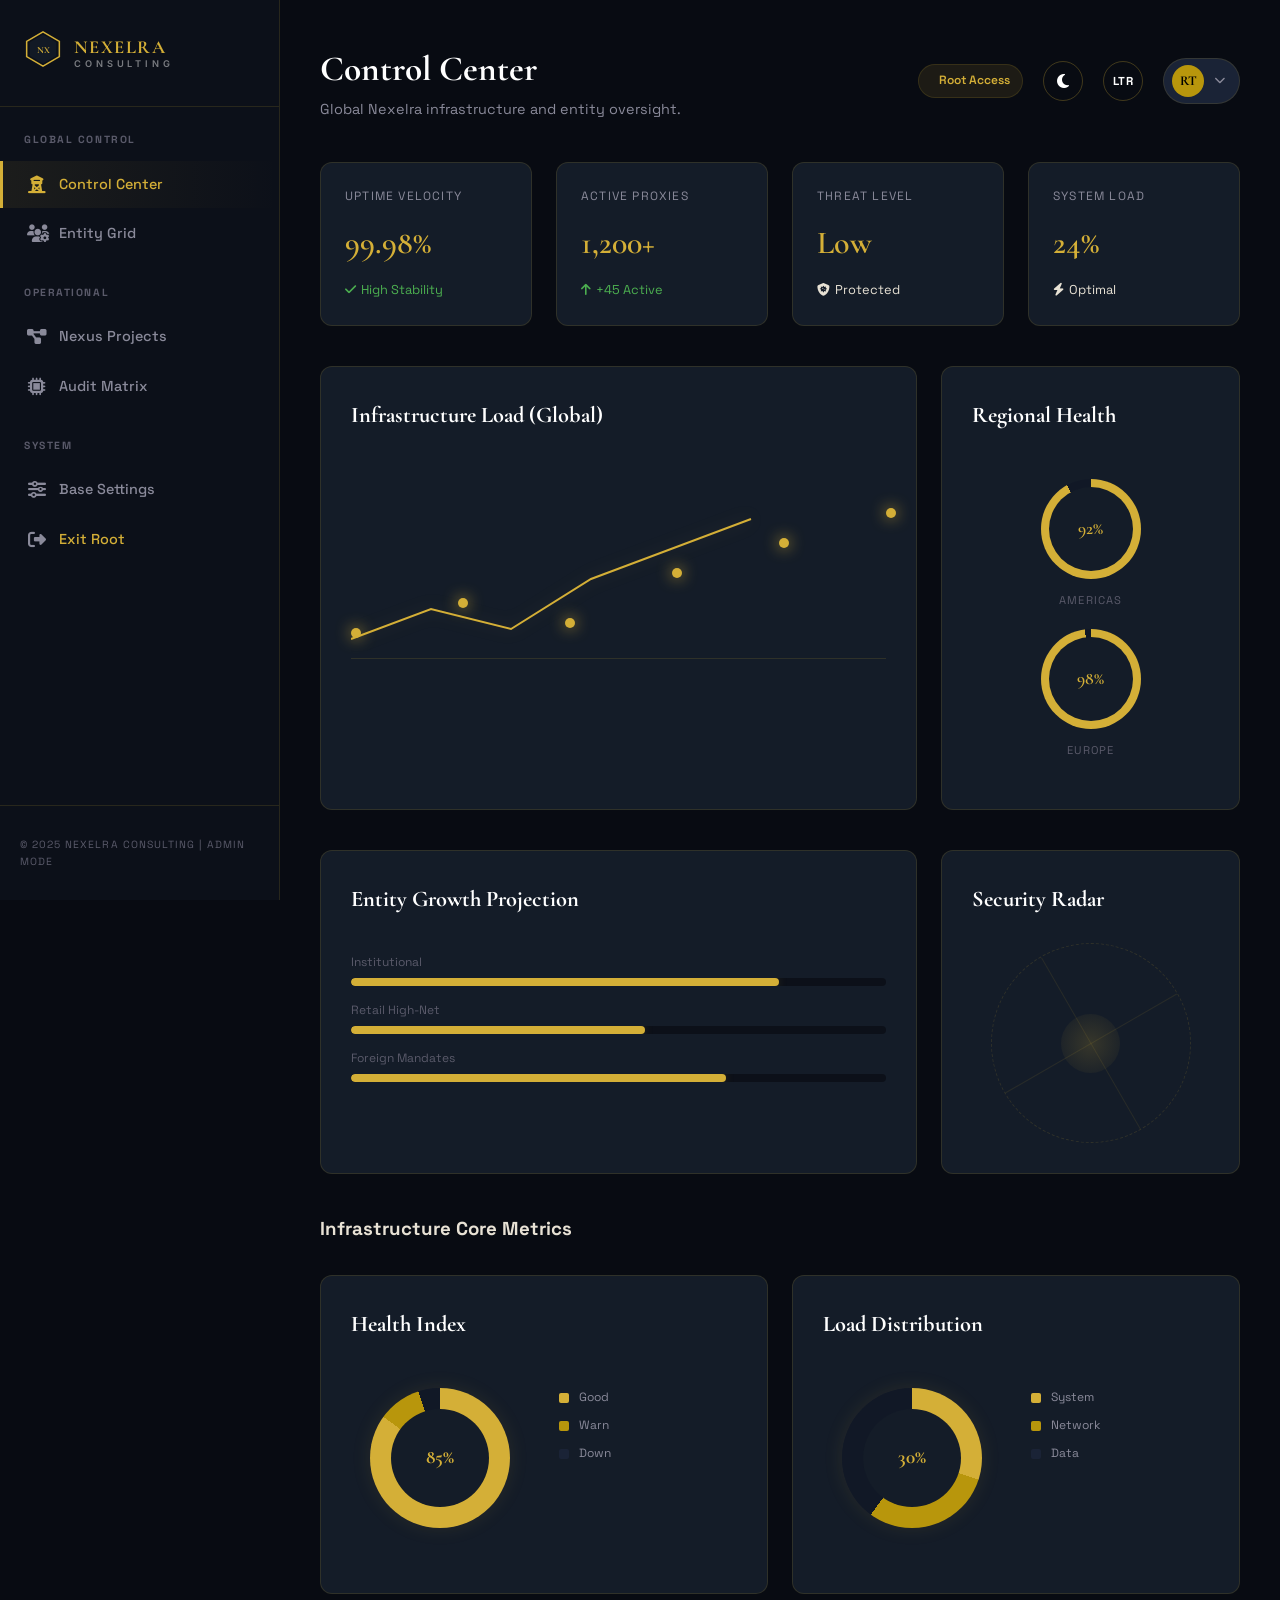
<file: admin-dashboard.html>
<!DOCTYPE html>
<html lang="en" dir="ltr">

<head>
    <meta charset="UTF-8">
    <meta name="viewport" content="width=device-width, initial-scale=1.0">
    <link rel="icon" type="image/png" href="favicon.png">
    <title>Admin Terminal | Nexelra Consulting</title>
    <link rel="preconnect" href="https://fonts.googleapis.com" />
    <link rel="preconnect" href="https://fonts.gstatic.com" crossorigin />
    <link
        href="https://fonts.googleapis.com/css2?family=Cormorant+Garamond:ital,wght@0,300;0,400;0,500;0,600;0,700;1,300;1,400;1,600&family=Inter:wght@300;400;500;600;700;900&family=Space+Grotesk:wght@300;400;500;600;700&display=swap"
        rel="stylesheet" />
    <link rel="stylesheet" href="https://cdnjs.cloudflare.com/ajax/libs/font-awesome/6.5.0/css/all.min.css">
    <link rel="stylesheet" href="style.css">
</head>

<body class="dashboard-page admin-mode">

    <div class="dash-container">
        <!-- Sidebar Navigation -->
        <aside class="dash-sidebar" id="dashSidebar">
            <div class="sidebar-header">
                <button class="dash-close-btn" id="dashSidebarClose" title="Close Sidebar" style="display: none;">
                    <i class="fa-solid fa-xmark"></i>
                </button>
                <a href="index.html" class="nav-logo" style="text-decoration: none;">
                    <div class="logo-mark">
                        <svg width="38" height="38" viewBox="0 0 100 100">
                            <!-- Outer Gold Hexagon -->
                            <polygon points="50,5 93,30 93,70 50,95 7,70 7,30" fill="none" stroke="var(--gold)"
                                stroke-width="4" />
                            <!-- Inner Dark Hexagon Fill -->
                            <polygon points="50,12 85,32 85,68 50,88 15,68 15,32" fill="rgba(20,28,40,0.8)" />
                            <text x="50" y="60" text-anchor="middle" fill="var(--gold)" font-size="24"
                                font-family="var(--font-display)" font-weight="700">NX</text>
                        </svg>
                    </div>
                    <div class="logo-text">
                        <span class="logo-brand">NEXELRA</span>
                        <span class="logo-tagline">CONSULTING</span>
                    </div>
                </a>
            </div>

            <nav class="sidebar-nav">
                <div class="sidebar-label">Global Control</div>
                <a href="#" class="side-link active" data-tab="control-center">
                    <i class="fa-solid fa-tower-observation"></i>
                    <span>Control Center</span>
                </a>
                <a href="#" class="side-link" data-tab="entity-grid">
                    <i class="fa-solid fa-users-gear"></i>
                    <span>Entity Grid</span>
                </a>

                <div class="sidebar-label">Operational</div>
                <a href="#" class="side-link" data-tab="nexus-projects">
                    <i class="fa-solid fa-diagram-project"></i>
                    <span>Nexus Projects</span>
                </a>
                <a href="#" class="side-link" data-tab="audit-matrix">
                    <i class="fa-solid fa-microchip"></i>
                    <span>Audit Matrix</span>
                </a>

                <div class="sidebar-label">System</div>
                <a href="#" class="side-link" data-tab="base-settings">
                    <i class="fa-solid fa-sliders"></i>
                    <span>Base Settings</span>
                </a>
                <a href="index.html" class="side-link">
                    <i class="fa-solid fa-right-from-bracket"></i>
                    <span style="color:var(--gold);">Exit Root</span>
                </a>
            </nav>

            <div class="sidebar-footer">
                <p style="font-size: 0.65rem; color: var(--text-dim); text-transform: uppercase; letter-spacing: 0.1em;">© 2025 Nexelra Consulting | Admin Mode</p>
            </div>
        </aside>

        <!-- Main Content Area -->
        <main class="dash-main">
            <!-- Mobile Toggle -->
            <button class="dash-menu-toggle" id="dashMenuToggle">
                <i class="fa-solid fa-bars-staggered"></i>
            </button>

            <header class="dash-header">
                <div class="dash-title">
                    <h2 id="currentTabTitle">Control Center</h2>
                    <p id="currentTabSubtitle">Global Nexelra infrastructure and entity oversight.</p>
                </div>
                <div class="dash-controls">
                    <div class="admin-badge">
                        <i class="fa-solid fa-shield-check"></i> Root Access
                    </div>
                    <button class="theme-toggle" id="dashTheme" title="Toggle Light/Dark" aria-label="Toggle color theme">
                        <i class="fa-solid fa-moon"></i>
                        <i class="fa-solid fa-sun"></i>
                    </button>
                    <button class="sidebar-globe-btn" id="dashGlobe" title="Toggle LTR/RTL">
                        <span>LTR</span>
                    </button>
                    <div class="dash-profile-trigger" id="profileTrigger" title="Admin Profile">
                        <div class="profile-avatar" style="background: var(--gold-dark); color: #000;">RT</div>
                        <i class="fa-solid fa-chevron-down profile-arrow"></i>
                    </div>
                </div>
            </header>

            <div id="dashContent">
                <!-- 1. CONTROL CENTER -->
                <div class="tab-content active" id="control-center">
                    <div class="kpi-grid">
                        <div class="kpi-card">
                            <div class="kpi-label">Uptime Velocity</div>
                            <div class="kpi-value">99.98%</div>
                            <div class="kpi-trend up"><i class="fa-solid fa-check"></i> High Stability</div>
                        </div>
                        <div class="kpi-card">
                            <div class="kpi-label">Active Proxies</div>
                            <div class="kpi-value">1,200+</div>
                            <div class="kpi-trend up"><i class="fa-solid fa-arrow-up"></i> +45 Active</div>
                        </div>
                        <div class="kpi-card">
                            <div class="kpi-label">Threat Level</div>
                            <div class="kpi-value">Low</div>
                            <div class="kpi-trend"><i class="fa-solid fa-shield-virus"></i> Protected</div>
                        </div>
                        <div class="kpi-card">
                            <div class="kpi-label">System Load</div>
                            <div class="kpi-value">24%</div>
                            <div class="kpi-trend"><i class="fa-solid fa-bolt"></i> Optimal</div>
                        </div>
                    </div>

                    <div class="chart-container">
                        <div class="chart-card">
                            <h3>Infrastructure Load (Global)</h3>
                            <div class="graph-lines">
                                <svg class="line-svg">
                                    <path class="line-path" d="M0,180 L80,150 L160,170 L240,120 L320,90 L400,60"></path>
                                </svg>
                                <div class="line-point" style="left: 0%; bottom: 10%;"></div>
                                <div class="line-point" style="left: 20%; bottom: 25%;"></div>
                                <div class="line-point" style="left: 40%; bottom: 15%;"></div>
                                <div class="line-point" style="left: 60%; bottom: 40%;"></div>
                                <div class="line-point" style="left: 80%; bottom: 55%;"></div>
                                <div class="line-point" style="left: 100%; bottom: 70%;"></div>
                            </div>
                        </div>
                        <div class="chart-card">
                            <h3>Regional Health</h3>
                            <div class="rings-grid">
                                <div class="progress-ring-item">
                                    <div class="progress-ring" style="--p: 92"><span>92%</span></div>
                                    <div class="ring-label">Americas</div>
                                </div>
                                <div class="progress-ring-item">
                                    <div class="progress-ring" style="--p: 98"><span>98%</span></div>
                                    <div class="ring-label">Europe</div>
                                </div>
                            </div>
                        </div>
                    </div>

                    <div class="chart-container">
                        <div class="chart-card">
                            <h3>Entity Growth Projection</h3>
                            <div class="graph-bars-horizontal">
                                <div class="bar-row">
                                    <label>Institutional</label>
                                    <div class="bar-track">
                                        <div class="bar-progress" style="width: 80%;"></div>
                                    </div>
                                </div>
                                <div class="bar-row">
                                    <label>Retail High-Net</label>
                                    <div class="bar-track">
                                        <div class="bar-progress" style="width: 55%;"></div>
                                    </div>
                                </div>
                                <div class="bar-row">
                                    <label>Foreign Mandates</label>
                                    <div class="bar-track">
                                        <div class="bar-progress" style="width: 70%;"></div>
                                    </div>
                                </div>
                            </div>
                        </div>
                        <div class="chart-card">
                            <h3>Security Radar</h3>
                            <div class="graph-radar-ring">
                                <div class="radar-line" style="transform: rotate(60deg);"></div>
                                <div class="radar-line" style="transform: rotate(150deg);"></div>
                                <div class="radar-core"></div>
                            </div>
                        </div>
                    </div>
                    <div class="operational-pulse mt-40">
                        <h3 class="section-subtitle">Infrastructure Core Metrics</h3>
                        <div class="charts-grid-2">
                            <div class="chart-card">
                                <h3>Health Index</h3>
                                <div class="graph-pie-container">
                                    <div class="pie-chart"
                                        style="background: conic-gradient(var(--gold) 0% 85%, var(--gold-dark) 85% 95%, var(--bg3) 95% 100%);">
                                        <span>85%</span>
                                    </div>
                                    <div class="pie-legend">
                                        <div class="legend-item"><span class="legend-color col-gold"></span> Good</div>
                                        <div class="legend-item"><span class="legend-color col-gold-dark"></span> Warn
                                        </div>
                                        <div class="legend-item"><span class="legend-color col-deep"></span> Down</div>
                                    </div>
                                </div>
                            </div>
                            <div class="chart-card">
                                <h3>Load Distribution</h3>
                                <div class="graph-pie-container">
                                    <div class="pie-chart"
                                        style="background: conic-gradient(var(--gold) 0% 30%, var(--gold-dark) 30% 60%, var(--bg3) 60% 100%);">
                                        <span>30%</span>
                                    </div>
                                    <div class="pie-legend">
                                        <div class="legend-item"><span class="legend-color col-gold"></span> System
                                        </div>
                                        <div class="legend-item"><span class="legend-color col-gold-dark"></span>
                                            Network</div>
                                        <div class="legend-item"><span class="legend-color col-deep"></span> Data</div>
                                    </div>
                                </div>
                            </div>
                        </div>
                    </div>
                </div>

                <!-- 2. ENTITY GRID -->
                <div class="tab-content" id="entity-grid">
                    <div class="stat-table-card">
                        <div class="table-header">
                            <h3>Authorized Entities</h3>
                            <div class="table-actions">
                                <input type="text" placeholder="Filter entities..." class="admin-search">
                                <button class="btn btn-gold btn-sm"><i class="fa-solid fa-plus"></i> New User</button>
                            </div>
                        </div>
                        <table class="stat-table">
                            <thead>
                                <tr>
                                    <th>Entity Name</th>
                                    <th>Access level</th>
                                    <th>Last Sync</th>
                                    <th>Status</th>
                                    <th>Action</th>
                                </tr>
                            </thead>
                            <tbody>
                                <tr>
                                    <td>Director Alpha</td>
                                    <td><span class="badge blue">Root</span></td>
                                    <td>2m ago</td>
                                    <td><span class="status-dot online"></span> Active</td>
                                    <td><button class="icon-btn" title="Edit"><i
                                                class="fa-solid fa-pen-to-square"></i></button></td>
                                </tr>
                                <tr>
                                    <td>Mandate Vault 04</td>
                                    <td><span class="badge">Standard</span></td>
                                    <td>1h ago</td>
                                    <td><span class="status-dot online"></span> Active</td>
                                    <td><button class="icon-btn" title="Edit"><i
                                                class="fa-solid fa-pen-to-square"></i></button></td>
                                </tr>
                                <tr>
                                    <td>Compliance Unit B</td>
                                    <td><span class="badge gold">Audit</span></td>
                                    <td>4h ago</td>
                                    <td><span class="status-dot offline"></span> Sleep</td>
                                    <td><button class="icon-btn" title="Edit"><i
                                                class="fa-solid fa-pen-to-square"></i></button></td>
                                </tr>
                                <tr>
                                    <td>External Auditor</td>
                                    <td><span class="badge gray">ReadOnly</span></td>
                                    <td>Yesterday</td>
                                    <td><span class="status-dot online"></span> Active</td>
                                    <td><button class="icon-btn" title="Edit"><i
                                                class="fa-solid fa-pen-to-square"></i></button></td>
                                </tr>
                            </tbody>
                        </table>
                    </div>

                    <div class="chart-container mt-20">
                        <div class="chart-card">
                            <h3>Entity Activity Map</h3>
                            <div class="graph-heatmap">
                                <div class="heatmap-cell cell-high"></div>
                                <div class="heatmap-cell cell-mid"></div>
                                <div class="heatmap-cell"></div>
                                <div class="heatmap-cell cell-low"></div>
                                <div class="heatmap-cell cell-high"></div>
                                <div class="heatmap-cell cell-mid"></div>
                                <div class="heatmap-cell cell-high"></div>
                                <div class="heatmap-cell cell-low"></div>
                                <div class="heatmap-cell cell-mid"></div>
                                <div class="heatmap-cell"></div>
                                <div class="heatmap-cell cell-low"></div>
                                <div class="heatmap-cell cell-mid"></div>
                                <div class="heatmap-cell cell-high"></div>
                                <div class="heatmap-cell cell-high"></div>
                                <div class="heatmap-cell cell-mid"></div>
                            </div>
                        </div>
                        <div class="chart-card">
                            <h3>Session Latency</h3>
                            <div class="graph-scatter">
                                <div class="dot" style="bottom: 15%; left: 10%;"></div>
                                <div class="dot" style="bottom: 45%; left: 35%;"></div>
                                <div class="dot" style="bottom: 25%; left: 60%;"></div>
                                <div class="dot" style="bottom: 85%; left: 85%;"></div>
                            </div>
                        </div>
                    </div>
                    <div class="operational-pulse mt-40">
                        <h3 class="section-subtitle">Entity Distribution</h3>
                        <div class="charts-grid-2">
                            <div class="chart-card">
                                <h3>Role Assignment</h3>
                                <div class="graph-pie-container">
                                    <div class="pie-chart"
                                        style="background: conic-gradient(var(--gold) 0% 20%, var(--gold-dark) 20% 50%, var(--bg3) 50% 100%);">
                                        <span>20%</span>
                                    </div>
                                    <div class="pie-legend">
                                        <div class="legend-item"><span class="legend-color col-gold"></span> Admin</div>
                                        <div class="legend-item"><span class="legend-color col-gold-dark"></span>
                                            Manager</div>
                                        <div class="legend-item"><span class="legend-color col-deep"></span> Standard
                                        </div>
                                    </div>
                                </div>
                            </div>
                            <div class="chart-card">
                                <h3>Access Status</h3>
                                <div class="graph-pie-container">
                                    <div class="pie-chart"
                                        style="background: conic-gradient(var(--gold) 0% 75%, var(--gold-dark) 75% 90%, var(--bg3) 90% 100%);">
                                        <span>75%</span>
                                    </div>
                                    <div class="pie-legend">
                                        <div class="legend-item"><span class="legend-color col-gold"></span> Authorized
                                        </div>
                                        <div class="legend-item"><span class="legend-color col-gold-dark"></span>
                                            Pending</div>
                                        <div class="legend-item"><span class="legend-color col-deep"></span> Restricted
                                        </div>
                                    </div>
                                </div>
                            </div>
                        </div>
                    </div>
                </div>

                <!-- 3. NEXUS PROJECTS -->
                <div class="tab-content" id="nexus-projects">
                    <div class="kpi-grid">
                        <div class="kpi-card">
                            <div class="kpi-label">Active Mandates</div>
                            <div class="kpi-value">52</div>
                        </div>
                        <div class="kpi-card">
                            <div class="kpi-label">Global Reach</div>
                            <div class="kpi-value">48 Countries</div>
                        </div>
                        <div class="kpi-card">
                            <div class="kpi-label">Pipeline Value</div>
                            <div class="kpi-value">$5.8B</div>
                        </div>
                        <div class="kpi-card">
                            <div class="kpi-label">Avg ROI</div>
                            <div class="kpi-value">14.2%</div>
                        </div>
                    </div>

                    <div class="chart-card">
                        <h3>Mandate Propagation</h3>
                        <div class="graph-bubbles">
                            <div class="bubble" style="width: 100px; height: 100px; top: 30px; left: 10%;">Real Estate
                            </div>
                            <div class="bubble" style="width: 70px; height: 70px; top: 120px; left: 35%;">Energy</div>
                            <div class="bubble" style="width: 90px; height: 90px; top: 50px; left: 60%;">FinTech</div>
                            <div class="bubble" style="width: 80px; height: 80px; bottom: 20px; right: 10%;">BioTech
                            </div>
                        </div>
                    </div>

                    <div class="chart-container mt-20">
                        <div class="chart-card">
                            <h3>Market Penetration</h3>
                            <div class="graph-bars-horizontal">
                                <div class="bar-row">
                                    <label>MENA Region</label>
                                    <div class="bar-track">
                                        <div class="bar-progress" style="width: 45%;"></div>
                                    </div>
                                </div>
                                <div class="bar-row">
                                    <label>APAC Hub</label>
                                    <div class="bar-track">
                                        <div class="bar-progress" style="width: 82%;"></div>
                                    </div>
                                </div>
                                <div class="bar-row">
                                    <label>DACH Market</label>
                                    <div class="bar-track">
                                        <div class="bar-progress" style="width: 65%;"></div>
                                    </div>
                                </div>
                            </div>
                        </div>
                        <div class="chart-card">
                            <h3>Resource Efficiency</h3>
                            <div class="rings-grid">
                                <div class="progress-ring-item">
                                    <div class="progress-ring" style="--p: 74"><span>74%</span></div>
                                    <div class="ring-label">Capital</div>
                                </div>
                                <div class="progress-ring-item">
                                    <div class="progress-ring" style="--p: 88"><span>88%</span></div>
                                    <div class="ring-label">Human Core</div>
                                </div>
                            </div>
                        </div>
                    </div>
                    <div class="operational-pulse mt-40">
                        <h3 class="section-subtitle">Market Metrics</h3>
                        <div class="charts-grid-2">
                            <div class="chart-card">
                                <h3>Capital ROI</h3>
                                <div class="graph-pie-container">
                                    <div class="pie-chart"
                                        style="background: conic-gradient(var(--gold) 0% 65%, var(--gold-dark) 65% 90%, var(--bg3) 90% 100%);">
                                        <span>65%</span>
                                    </div>
                                    <div class="pie-legend">
                                        <div class="legend-item"><span class="legend-color col-gold"></span> Realized
                                        </div>
                                        <div class="legend-item"><span class="legend-color col-gold-dark"></span>
                                            Projected</div>
                                        <div class="legend-item"><span class="legend-color col-deep"></span> Risk</div>
                                    </div>
                                </div>
                            </div>
                            <div class="chart-card">
                                <h3>Regional Share</h3>
                                <div class="graph-pie-container">
                                    <div class="pie-chart"
                                        style="background: conic-gradient(var(--gold) 0% 40%, var(--gold-dark) 40% 70%, var(--bg3) 70% 100%);">
                                        <span>40%</span>
                                    </div>
                                    <div class="pie-legend">
                                        <div class="legend-item"><span class="legend-color col-gold"></span> EMEA</div>
                                        <div class="legend-item"><span class="legend-color col-gold-dark"></span> APAC
                                        </div>
                                        <div class="legend-item"><span class="legend-color col-deep"></span> Americas
                                        </div>
                                    </div>
                                </div>
                            </div>
                        </div>
                    </div>
                </div>

                <!-- 4. AUDIT MATRIX -->
                <div class="tab-content" id="audit-matrix">
                    <div class="stat-table-card">
                        <h3>Critical Audit Logs</h3>
                        <table class="stat-table">
                            <thead>
                                <tr>
                                    <th>Timestamp</th>
                                    <th>Event</th>
                                    <th>Origin</th>
                                    <th>Integrity</th>
                                </tr>
                            </thead>
                            <tbody>
                                <tr>
                                    <td>12:34:56</td>
                                    <td>Credential Escalation</td>
                                    <td>192.168.1.44</td>
                                    <td><span class="badge gold">Verified</span></td>
                                </tr>
                                <tr>
                                    <td>11:22:10</td>
                                    <td>Database Migration</td>
                                    <td>Nexus-Cloud-01</td>
                                    <td><span class="badge blue">Safe</span></td>
                                </tr>
                                <tr>
                                    <td>09:45:33</td>
                                    <td>Foreign Key InSync</td>
                                    <td>API-Gateway</td>
                                    <td><span class="badge blue">Safe</span></td>
                                </tr>
                                <tr>
                                    <td>08:12:00</td>
                                    <td>Mass Data Export</td>
                                    <td>Director Alpha</td>
                                    <td><span class="badge gold">Authorized</span></td>
                                </tr>
                            </tbody>
                        </table>
                    </div>

                    <div class="chart-container mt-20">
                        <div class="chart-card">
                            <h3>Threat Probability Matrix</h3>
                            <div class="graph-heatmap">
                                <div class="heatmap-cell"></div>
                                <div class="heatmap-cell cell-low"></div>
                                <div class="heatmap-cell cell-low"></div>
                                <div class="heatmap-cell"></div>
                                <div class="heatmap-cell cell-low"></div>
                                <div class="heatmap-cell cell-low"></div>
                                <div class="heatmap-cell cell-mid"></div>
                                <div class="heatmap-cell cell-low"></div>
                                <div class="heatmap-cell cell-low"></div>
                                <div class="heatmap-cell"></div>
                                <div class="heatmap-cell"></div>
                                <div class="heatmap-cell cell-low"></div>
                                <div class="heatmap-cell cell-low"></div>
                                <div class="heatmap-cell"></div>
                                <div class="heatmap-cell cell-low"></div>
                            </div>
                        </div>
                        <div class="chart-card">
                            <h3>Encryption Strength</h3>
                            <div class="graph-radar-ring">
                                <div class="radar-line"
                                    style="transform: rotate(0deg); border-style: solid; border-width: 2px;"></div>
                                <div class="radar-core"></div>
                            </div>
                        </div>
                    </div>
                    <div class="operational-pulse mt-40">
                        <h3 class="section-subtitle">Security Analysis</h3>
                        <div class="charts-grid-2">
                            <div class="chart-card">
                                <h3>Threat Integrity</h3>
                                <div class="graph-pie-container">
                                    <div class="pie-chart"
                                        style="background: conic-gradient(var(--gold) 0% 92%, var(--gold-dark) 92% 98%, var(--bg3) 98% 100%);">
                                        <span>92%</span>
                                    </div>
                                    <div class="pie-legend">
                                        <div class="legend-item"><span class="legend-color col-gold"></span> Secure
                                        </div>
                                        <div class="legend-item"><span class="legend-color col-gold-dark"></span>
                                            Warning</div>
                                        <div class="legend-item"><span class="legend-color col-deep"></span> Critical
                                        </div>
                                    </div>
                                </div>
                            </div>
                            <div class="chart-card">
                                <h3>Log Density</h3>
                                <div class="graph-pie-container">
                                    <div class="pie-chart"
                                        style="background: conic-gradient(var(--gold) 0% 55%, var(--gold-dark) 55% 85%, var(--bg3) 85% 100%);">
                                        <span>55%</span>
                                    </div>
                                    <div class="pie-legend">
                                        <div class="legend-item"><span class="legend-color col-gold"></span> Filtered
                                        </div>
                                        <div class="legend-item"><span class="legend-color col-gold-dark"></span> Raw
                                        </div>
                                        <div class="legend-item"><span class="legend-color col-deep"></span> Cached
                                        </div>
                                    </div>
                                </div>
                            </div>
                        </div>
                    </div>
                </div>

                <!-- 5. BASE SETTINGS -->
                <div class="tab-content" id="base-settings">
                    <div class="chart-container">
                        <div class="chart-card settings-panel">
                            <h3>System Directives</h3>
                            <div class="infographic-list">
                                <div class="info-item">
                                    <label>Autonomous Execution</label>
                                    <span class="admin-toggle active"></span>
                                </div>
                                <div class="info-item">
                                    <label>Multi-Factor Mandate</label>
                                    <span class="admin-toggle active"></span>
                                </div>
                                <div class="info-item">
                                    <label>Dark Mode Default</label>
                                    <span class="admin-toggle active"></span>
                                </div>
                                <div class="info-item">
                                    <label>Public Analytics</label>
                                    <span class="admin-toggle"></span>
                                </div>
                            </div>
                            <button class="btn btn-gold btn-sm w-100 mt-20">Commit Changes</button>
                        </div>
                        <div class="chart-card">
                            <h3>System Resilience</h3>
                            <div class="graph-lines">
                                <svg class="line-svg">
                                    <path class="line-path" d="M0,50 L100,60 L200,40 L300,50 L400,45"></path>
                                </svg>
                                <div class="line-point" style="left: 0%; bottom: 85%;"></div>
                                <div class="line-point" style="left: 50%; bottom: 80%;"></div>
                                <div class="line-point" style="left: 100%; bottom: 82%;"></div>
                            </div>
                        </div>
                    </div>
                    <div class="operational-pulse mt-40">
                        <h3 class="section-subtitle">Directive Allocations</h3>
                        <div class="charts-grid-2">
                            <div class="chart-card">
                                <h3>Task Priority</h3>
                                <div class="graph-pie-container">
                                    <div class="pie-chart"
                                        style="background: conic-gradient(var(--gold) 0% 60%, var(--gold-dark) 60% 80%, var(--bg3) 80% 100%);">
                                        <span>60%</span>
                                    </div>
                                    <div class="pie-legend">
                                        <div class="legend-item"><span class="legend-color col-gold"></span> Critical
                                        </div>
                                        <div class="legend-item"><span class="legend-color col-gold-dark"></span> High
                                        </div>
                                        <div class="legend-item"><span class="legend-color col-deep"></span> Routine
                                        </div>
                                    </div>
                                </div>
                            </div>
                            <div class="chart-card">
                                <h3>Memory Pool</h3>
                                <div class="graph-pie-container">
                                    <div class="pie-chart"
                                        style="background: conic-gradient(var(--gold) 0% 40%, var(--gold-dark) 40% 70%, var(--bg3) 70% 100%);">
                                        <span>40%</span>
                                    </div>
                                    <div class="pie-legend">
                                        <div class="legend-item"><span class="legend-color col-gold"></span> Active
                                        </div>
                                        <div class="legend-item"><span class="legend-color col-gold-dark"></span> Buffer
                                        </div>
                                        <div class="legend-item"><span class="legend-color col-deep"></span> Free</div>
                                    </div>
                                </div>
                            </div>
                        </div>
                    </div>
                </div>

            </div>
        </main>
    </div>

    <script src="script.js"></script>
</body>

</html>
</file>
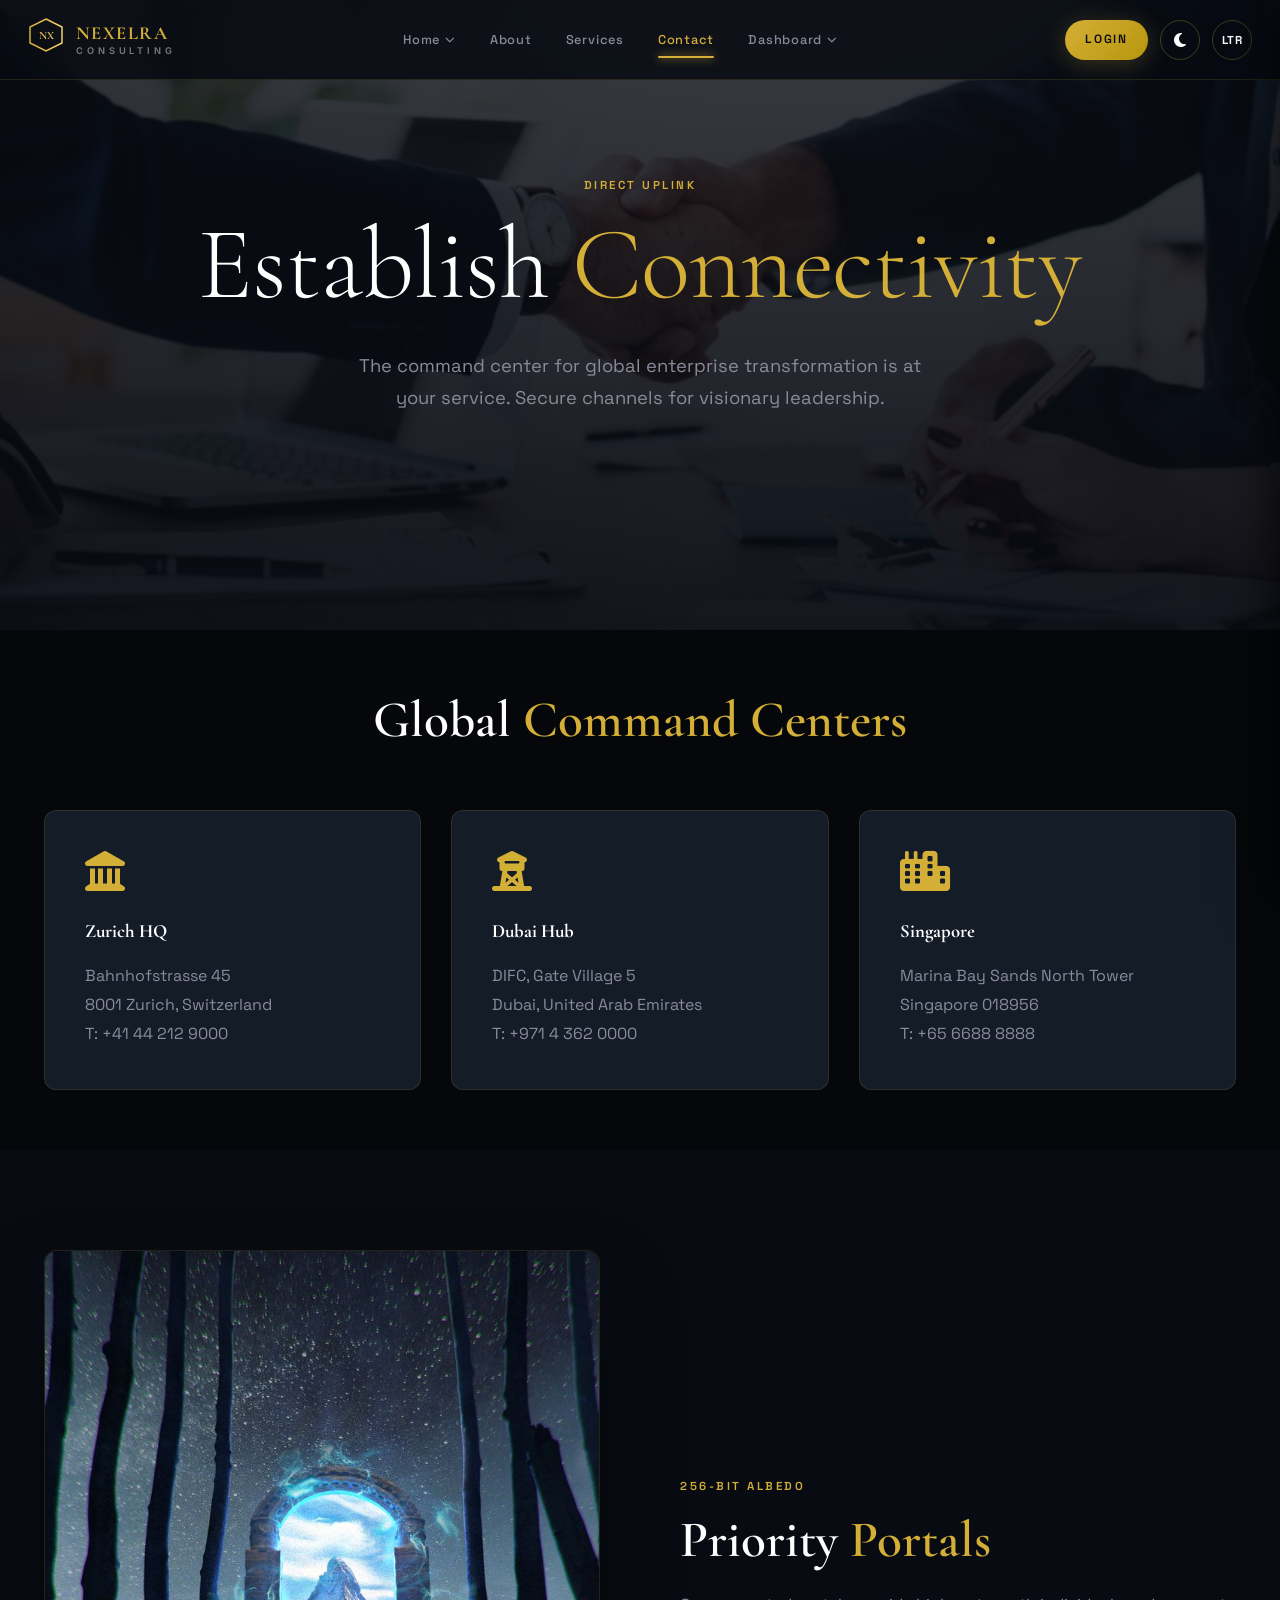
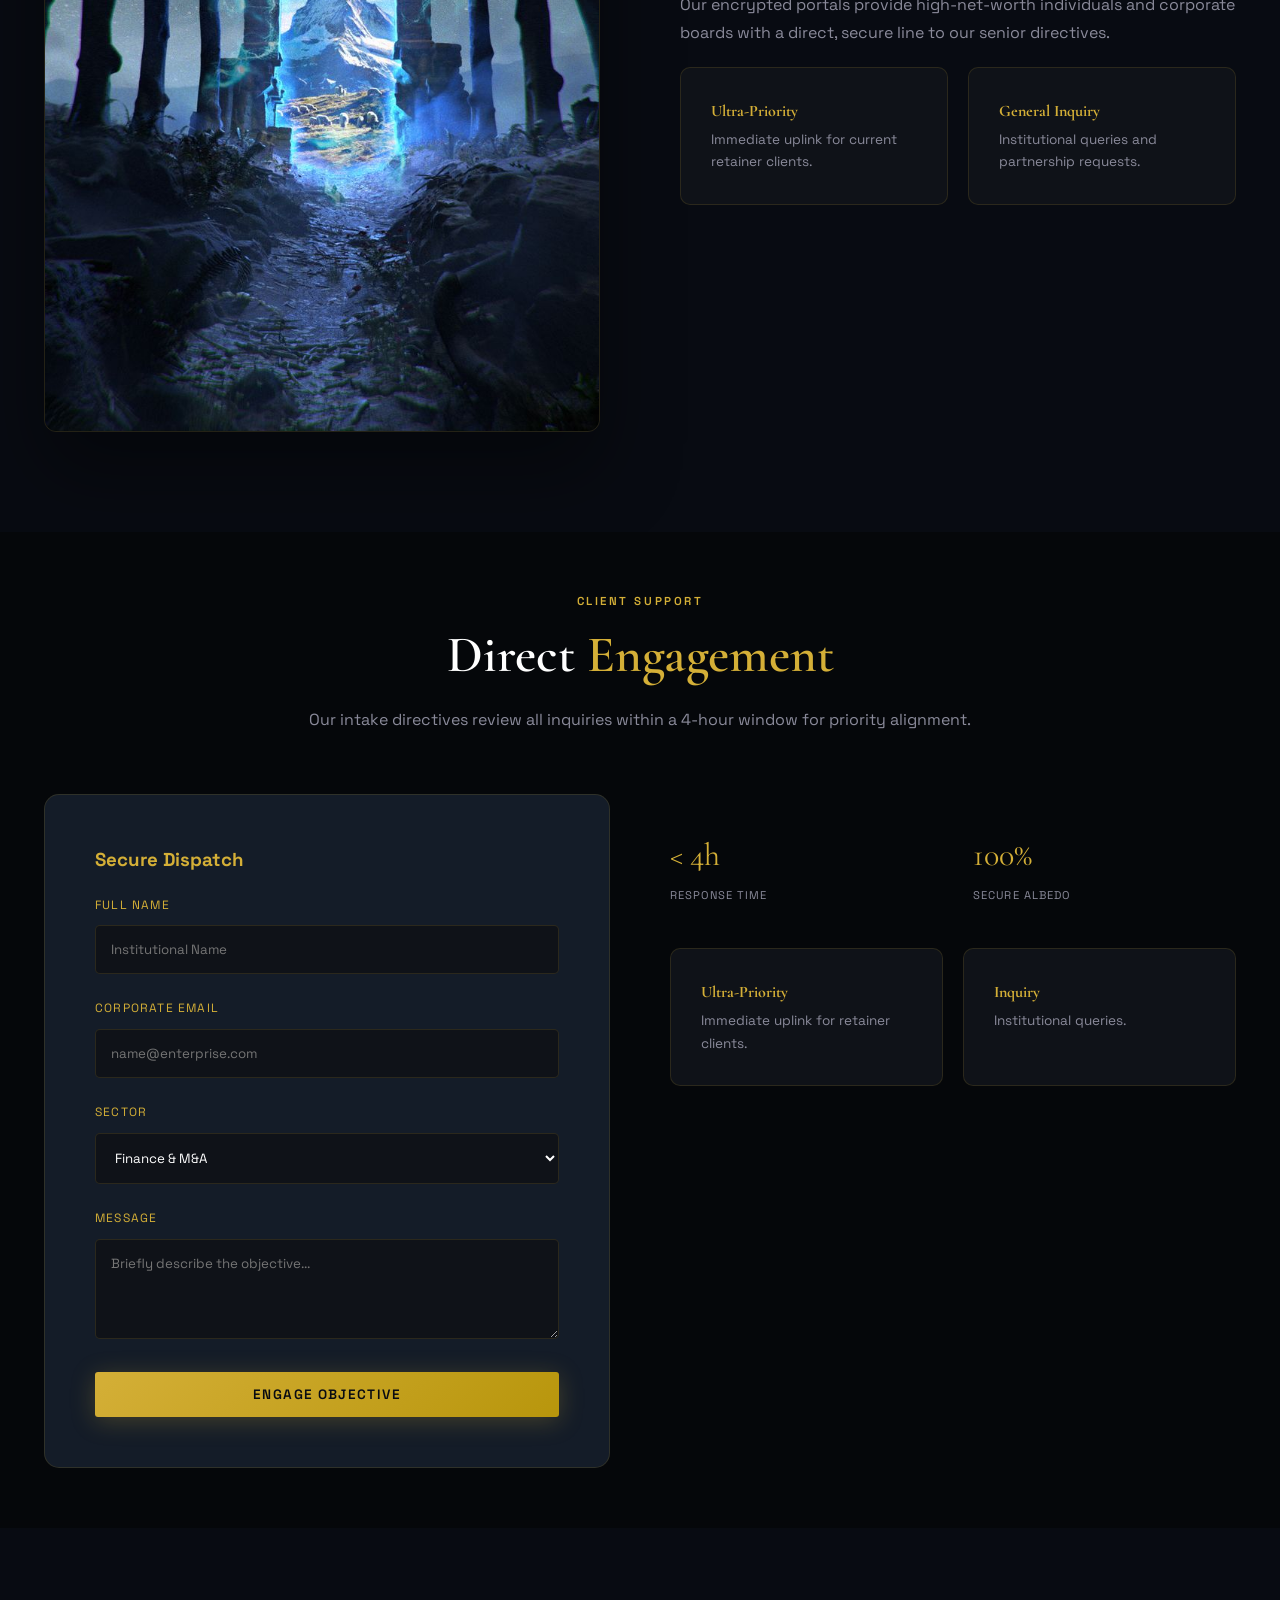
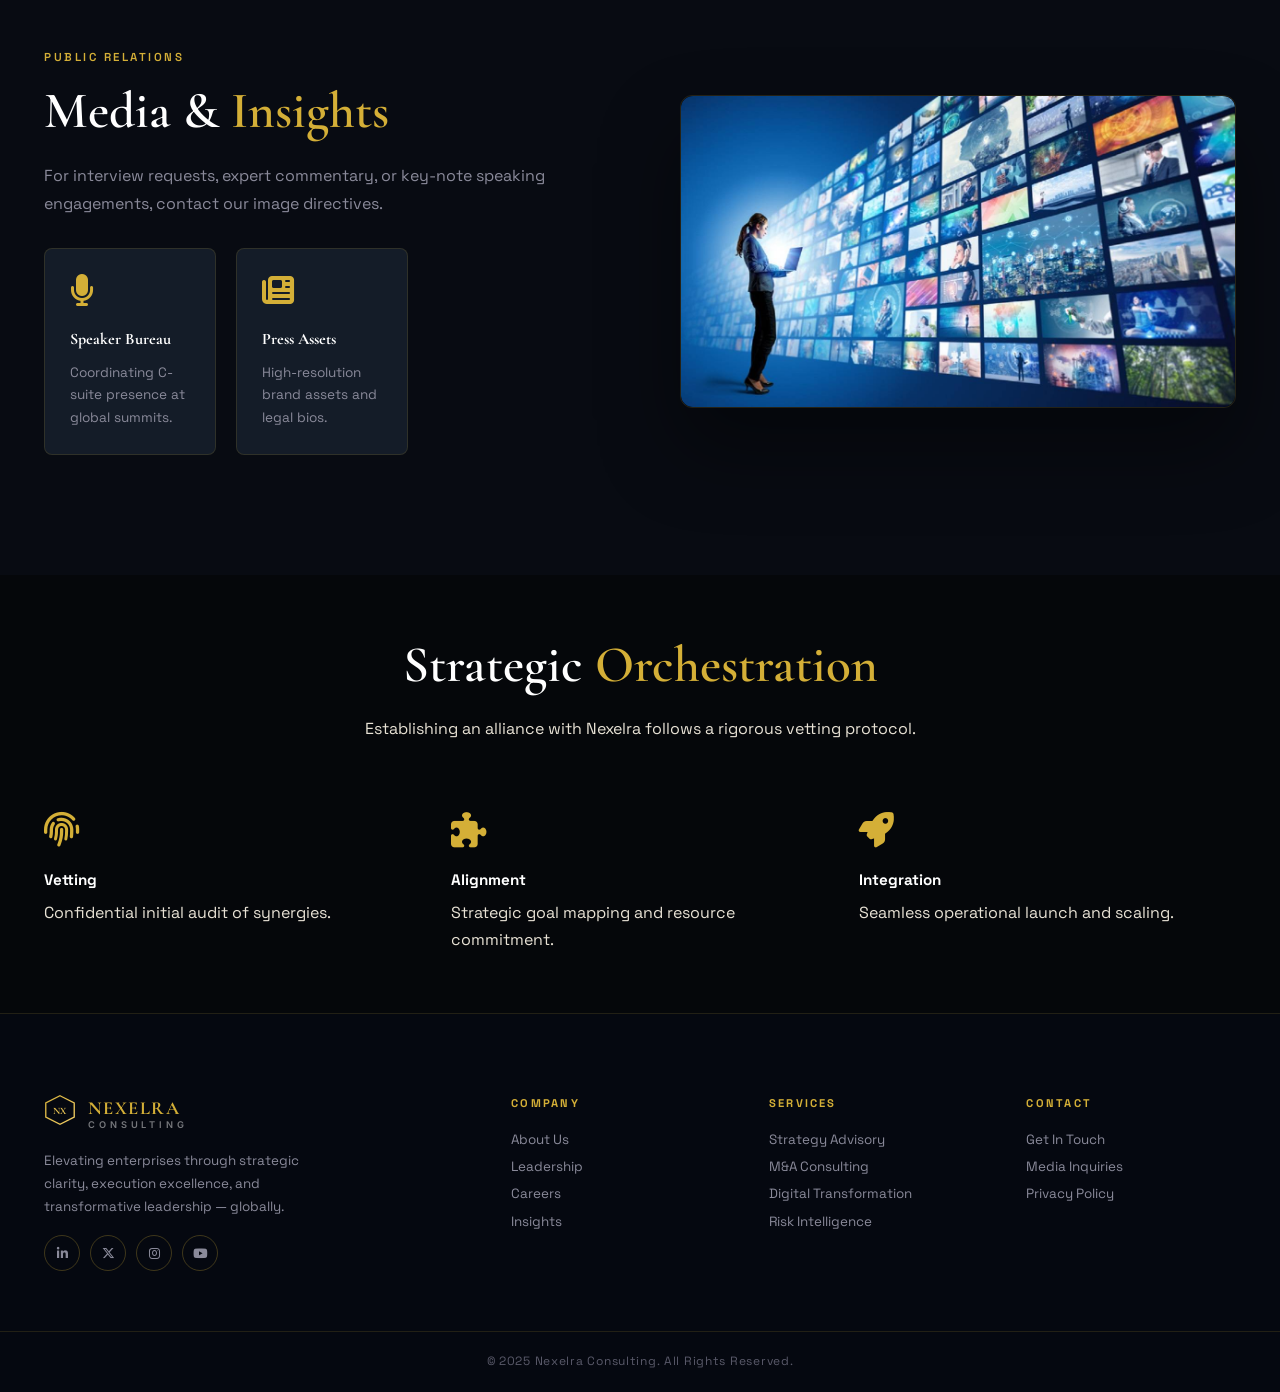
<file: contact.html>
<!DOCTYPE html>
<html lang="en" dir="ltr">

<head>
    <meta charset="UTF-8" />
    <meta name="viewport" content="width=device-width, initial-scale=1.0" />
    <link rel="icon" type="image/png" href="favicon.png">
    <title>Contact Us | Nexelra Consulting</title>
    <meta name="description"
        content="Reach the command center of global strategy. Secure, priority channels for elite enterprises." />
    <link rel="preconnect" href="https://fonts.googleapis.com" />
    <link rel="preconnect" href="https://gstatic.com" crossorigin />
    <link
        href="https://fonts.googleapis.com/css2?family=Cormorant+Garamond:wght@400;600;700&family=Inter:wght@300;400;600&family=Playfair+Display:wght@700;900&family=Space+Grotesk:wght@400;500;700&display=swap"
        rel="stylesheet" />
    <link rel="stylesheet" href="https://cdnjs.cloudflare.com/ajax/libs/font-awesome/6.5.0/css/all.min.css" />
    <link rel="stylesheet" href="https://unpkg.com/aos@next/dist/aos.css" />
    <style>
        /* Aggressive Animation Lockdown for Contact Hero */
        .contact-hero,
        .contact-hero * {
            animation: none !important;
            transition: none !important;
            transform: none !important;
            opacity: 1 !important;
            visibility: visible !important;
        }
    </style>
    <link rel="stylesheet" href="style.css" />
</head>

<body>

    <!-- ══════════════════════════════════════════ NAVBAR ══════════════════════════════════════════ -->
    <header class="navbar" id="navbar">
        <div class="nav-inner">
            <a href="index.html" class="nav-logo" style="text-decoration: none;">
                <div class="logo-mark">
                    <svg width="36" height="36" viewBox="0 0 36 36" fill="none">
                        <polygon points="18,2 34,10 34,26 18,34 2,26 2,10" fill="none" stroke="url(#gGold)"
                            stroke-width="1.5" />
                        <text x="18" y="22" text-anchor="middle" fill="url(#gGold)" font-size="11"
                            font-family="Cormorant Garamond" font-weight="700">NX</text>
                        <defs>
                            <linearGradient id="gGold">
                                <stop offset="0%" stop-color="#D4AF37" />
                                <stop offset="100%" stop-color="#F5D16A" />
                            </linearGradient>
                        </defs>
                    </svg>
                </div>
                <div class="logo-text"><span class="logo-brand">NEXELRA</span><span
                        class="logo-tagline">CONSULTING</span></div>
            </a>
            <nav class="nav-links">
                <div class="nav-item has-dropdown">
                    <a href="index.html" class="nav-link">Home <i class="fa-solid fa-chevron-down nav-arrow"></i></a>
                    <div class="dropdown-menu">
                        <a href="index.html" class="dropdown-item">Home 1</a>
                        <a href="index2.html" class="dropdown-item">Home 2</a>
                    </div>
                </div>
                <a href="about.html" class="nav-link">About</a>
                <a href="services.html" class="nav-link">Services</a>
                <a href="contact.html" class="nav-link">Contact</a>
                <div class="nav-item has-dropdown">
                    <a href="#" class="nav-link">Dashboard <i class="fa-solid fa-chevron-down nav-arrow"></i></a>
                    <div class="dropdown-menu">
                        <a href="user-dashboard.html" class="dropdown-item">User Dashboard</a>
                        <a href="admin-dashboard.html" class="dropdown-item">Admin Dashboard</a>
                    </div>
                </div>
            </nav>
            <div class="nav-right">
                <a href="login.html" class="btn btn-gold header-login-btn">LOGIN</a>
                <button class="theme-toggle" id="themeBtn" title="Toggle Light/Dark" aria-label="Toggle color theme">
                    <i class="fa-solid fa-moon"></i>
                    <i class="fa-solid fa-sun"></i>
                    <span class="theme-tooltip">Dark / Light</span>
                </button>
                <button class="globe-btn" id="globeBtn"><span>LTR</span></button>
                <button class="hamburger" id="hamburger"><span></span><span></span><span></span></button>
            </div>
        </div>
    </header>

    <div class="mobile-drawer" id="mobileDrawer">
        <div class="drawer-topbar">
            <button class="drawer-theme" id="drawerTheme" aria-label="Toggle theme">
                <i class="fa-solid fa-moon"></i>
                <i class="fa-solid fa-sun"></i>
            </button>
            <button class="drawer-globe" id="drawerGlobe"><span>LTR</span></button>
            <button class="drawer-close" id="drawerClose"><i class="fa-solid fa-xmark"></i></button>
        </div>
        <nav class="drawer-nav">
            <div class="drawer-item has-sub">
                <button class="drawer-link sub-toggle" id="mobileHomeToggle">
                    HOME <i class="fa-solid fa-chevron-down drawer-arrow"></i>
                </button>
                <div class="drawer-sub" id="mobileHomeSub">
                    <a href="index.html" class="drawer-sub-link">Home 1</a>
                    <a href="index2.html" class="drawer-sub-link">Home 2</a>
                </div>
            </div>
            <div class="drawer-item"><a href="about.html" class="drawer-link">ABOUT</a></div>
            <div class="drawer-item"><a href="services.html" class="drawer-link">SERVICES</a></div>
            <div class="drawer-item"><a href="contact.html" class="drawer-link">CONTACT</a></div>
            <div class="drawer-item has-sub">
                <button class="drawer-link sub-toggle" id="mobileDashToggle">
                    DASHBOARD <i class="fa-solid fa-chevron-down drawer-arrow"></i>
                </button>
                <div class="drawer-sub" id="mobileDashSub">
                    <a href="user-dashboard.html" class="drawer-sub-link">User Dashboard</a>
                    <a href="admin-dashboard.html" class="drawer-sub-link">Admin Dashboard</a>
                </div>
            </div>

            <!-- LOGIN BUTTON -->
            <a href="login.html" class="btn btn-gold drawer-login-btn">LOGIN</a>
        </nav>
        <div class="drawer-footer">
        </div>
    </div>

    <!-- ══════════════════════════════════════════ SECTION 1 — CONTACT HERO ══════════════════════════════════════════ -->
    <section class="contact-hero">
        <div class="container">
            <p class="section-eyebrow">Direct Uplink</p>
            <h1 class="hero-title"><span style="color: var(--white);">Establish</span> <span
                    class="gold">Connectivity</span></h1>
            <p class="hero-subtitle">The command center for global enterprise transformation is at your service. Secure
                channels for visionary leadership.</p>
        </div>
    </section>

    <!-- ══════════════════════════════════════════ SECTION 2 — HQ LOCATIONS ══════════════════════════════════════════ -->
    <section class="section contact-block bg-deep" id="hq">
        <div class="container">
            <div class="section-header center" data-aos="fade-up">
                <h2 class="section-title">Global <span class="gold">Command Centers</span></h2>
            </div>
            <div class="hq-grid">
                <div class="hq-card" data-aos="fade-up" data-aos-delay="100">
                    <i class="fa-solid fa-landmark"></i>
                    <h3>Zurich HQ</h3>
                    <p>Bahnhofstrasse 45<br>8001 Zurich, Switzerland<br>T: +41 44 212 9000</p>
                </div>
                <div class="hq-card" data-aos="fade-up" data-aos-delay="200">
                    <i class="fa-solid fa-tower-observation"></i>
                    <h3>Dubai Hub</h3>
                    <p>DIFC, Gate Village 5<br>Dubai, United Arab Emirates<br>T: +971 4 362 0000</p>
                </div>
                <div class="hq-card" data-aos="fade-up" data-aos-delay="300">
                    <i class="fa-solid fa-city"></i>
                    <h3>Singapore</h3>
                    <p>Marina Bay Sands North Tower<br>Singapore 018956<br>T: +65 6688 8888</p>
                </div>
            </div>
        </div>
    </section>

    <!-- ══════════════════════════════════════════ SECTION 3 — ENCRYPTED CHANNELS ══════════════════════════════════════════ -->
    <section class="section contact-block" id="channels">
        <div class="container">
            <div class="about-grid side-by-side">
                <div class="about-visual" data-aos="fade-right">
                    <img src="port.jpg" alt="Secure Channels" class="about-img" />
                </div>
                <div class="about-text" data-aos="fade-left">
                    <p class="section-eyebrow">256-Bit Albedo</p>
                    <h2 class="section-title">Priority <span class="gold">Portals</span></h2>
                    <p class="section-body">Our encrypted portals provide high-net-worth individuals and corporate
                        boards with a direct, secure line to our senior directives.</p>
                    <div class="portal-grid">
                        <div class="portal-card">
                            <h4>Ultra-Priority</h4>
                            <p>Immediate uplink for current retainer clients.</p>
                        </div>
                        <div class="portal-card">
                            <h4>General Inquiry</h4>
                            <p>Institutional queries and partnership requests.</p>
                        </div>
                    </div>
                </div>
            </div>
        </div>
    </section>

    <!-- ══════════════════════════════════════════ SECTION 4 — INQUIRY FORM ══════════════════════════════════════════ -->
    <section class="section contact-block bg-deep" id="inquiry">
        <div class="container">
            <div class="section-header center" data-aos="fade-up">
                <p class="section-eyebrow">Client Support</p>
                <h2 class="section-title">Direct <span class="gold">Engagement</span></h2>
                <p class="section-body" style="max-width: 700px; margin: 0 auto;">Our intake directives review all inquiries within a 4-hour window for priority alignment.</p>
            </div>
            <div class="contact-split">
                <div class="contact-form-wrapper" data-aos="fade-right">
                    <h3 class="gold mb-20">Secure Dispatch</h3>
                    <form>
                        <div class="form-group">
                            <label>Full Name</label>
                            <input type="text" class="form-control" placeholder="Institutional Name">
                        </div>
                        <div class="form-group">
                            <label>Corporate Email</label>
                            <input type="email" class="form-control" placeholder="name@enterprise.com">
                        </div>
                        <div class="form-group">
                            <label>Sector</label>
                            <select class="form-control">
                                <option>Finance & M&A</option>
                                <option>Sovereign Strategy</option>
                                <option>Digital Transformation</option>
                            </select>
                        </div>
                        <div class="form-group">
                            <label>Message</label>
                            <textarea class="form-control" rows="4"
                                placeholder="Briefly describe the objective..."></textarea>
                        </div>
                        <button type="submit" class="btn btn-gold w-100">Engage Objective</button>
                    </form>
                </div>
                <div class="contact-info" data-aos="fade-left">
                    <div class="stat-pillars">
                        <div class="stat-p"><span>< 4h</span><label>Response Time</label></div>
                        <div class="stat-p"><span>100%</span><label>Secure Albedo</label></div>
                    </div>
                    <div class="portal-grid" style="margin-top: 40px;">
                        <div class="portal-card">
                            <h4>Ultra-Priority</h4>
                            <p>Immediate uplink for retainer clients.</p>
                        </div>
                        <div class="portal-card">
                            <h4>Inquiry</h4>
                            <p>Institutional queries.</p>
                        </div>
                    </div>
                </div>
            </div>
        </div>
    </section>

    <!-- ══════════════════════════════════════════ SECTION 5 — MEDIA & PRESS ══════════════════════════════════════════ -->
    <section class="section contact-block" id="media">
        <div class="container">
            <div class="about-grid side-by-side reverse">
                <div class="about-visual" data-aos="fade-left">
                    <img src="med.jpeg" alt="Media" class="about-img" />
                </div>
                <div class="about-text" data-aos="fade-right">
                    <p class="section-eyebrow">Public Relations</p>
                    <h2 class="section-title">Media & <span class="gold">Insights</span></h2>
                    <p class="section-body">For interview requests, expert commentary, or key-note speaking engagements,
                        contact our image directives.</p>
                    <div class="capability-grid">
                        <div class="cap-card">
                            <i class="fa-solid fa-microphone"></i>
                            <h4>Speaker Bureau</h4>
                            <p>Coordinating C-suite presence at global summits.</p>
                        </div>
                        <div class="cap-card">
                            <i class="fa-solid fa-newspaper"></i>
                            <h4>Press Assets</h4>
                            <p>High-resolution brand assets and legal bios.</p>
                        </div>
                    </div>
                </div>
            </div>
        </div>
    </section>

    <!-- ══════════════════════════════════════════ SECTION 6 — PARTNERSHIP ══════════════════════════════════════════ -->
    <section class="section contact-block bg-deep" id="partner">
        <div class="container">
            <div class="section-header" data-aos="fade-up">
                <h2 class="section-title">Strategic <span class="gold">Orchestration</span></h2>
                <p>Establishing an alliance with Nexelra follows a rigorous vetting protocol.</p>
            </div>
            <div class="process-steps">
                <div class="p-step" data-aos="fade-up" data-aos-delay="100">
                    <i class="fa-solid fa-fingerprint"></i>
                    <h4>Vetting</h4>
                    <p>Confidential initial audit of synergies.</p>
                </div>
                <div class="p-step" data-aos="fade-up" data-aos-delay="200">
                    <i class="fa-solid fa-puzzle-piece"></i>
                    <h4>Alignment</h4>
                    <p>Strategic goal mapping and resource commitment.</p>
                </div>
                <div class="p-step" data-aos="fade-up" data-aos-delay="300">
                    <i class="fa-solid fa-rocket"></i>
                    <h4>Integration</h4>
                    <p>Seamless operational launch and scaling.</p>
                </div>
            </div>
        </div>
    </section>

    </section>

    <!-- ══════════════════════════════════════════ FOOTER ══════════════════════════════════════════ -->
    <footer class="footer">
        <div class="footer-top">
            <div class="container footer-grid">
                <div class="footer-brand">
                    <div class="nav-logo">
                        <div class="logo-mark">
                            <svg width="32" height="32" viewBox="0 0 36 36" fill="none">
                                <polygon points="18,2 34,10 34,26 18,34 2,26 2,10" fill="none" stroke="url(#fGold)"
                                    stroke-width="1.5" />
                                <text x="18" y="22" text-anchor="middle" fill="url(#fGold)" font-size="11"
                                    font-family="Cormorant Garamond" font-weight="700" letter-spacing="1">NX</text>
                                <defs>
                                    <linearGradient id="fGold" x1="0" y1="0" x2="36" y2="36"
                                        gradientUnits="userSpaceOnUse">
                                        <stop offset="0%" stop-color="#D4AF37" />
                                        <stop offset="100%" stop-color="#F5D16A" />
                                    </linearGradient>
                                </defs>
                            </svg>
                        </div>
                        <div class="logo-text">
                            <span class="logo-brand">NEXELRA</span>
                            <span class="logo-tagline">CONSULTING</span>
                        </div>
                    </div>
                    <p class="footer-about">Elevating enterprises through strategic clarity, execution excellence, and
                        transformative leadership — globally.</p>
                    <div class="footer-socials">
                        <a href="#" aria-label="LinkedIn"><i class="fa-brands fa-linkedin-in"></i></a>
                        <a href="#" aria-label="Twitter"><i class="fa-brands fa-x-twitter"></i></a>
                        <a href="#" aria-label="Instagram"><i class="fa-brands fa-instagram"></i></a>
                        <a href="#" aria-label="YouTube"><i class="fa-brands fa-youtube"></i></a>
                    </div>
                </div>
                <div class="footer-col">
                    <h4>Company</h4>
                    <a href="about.html">About Us</a>
                    <a href="#">Leadership</a>
                    <a href="#">Careers</a>
                    <a href="#">Insights</a>
                </div>
                <div class="footer-col">
                    <h4>Services</h4>
                    <a href="services.html">Strategy Advisory</a>
                    <a href="services.html">M&A Consulting</a>
                    <a href="services.html">Digital Transformation</a>
                    <a href="services.html">Risk Intelligence</a>
                </div>
                <div class="footer-col">
                    <h4>Contact</h4>
                    <a href="contact.html">Get In Touch</a>
                    <a href="#">Media Inquiries</a>
                    <a href="#">Privacy Policy</a>
                </div>
            </div>
        </div>
        <div class="footer-bottom">
            <p>© 2025 Nexelra Consulting. All Rights Reserved.</p>
        </div>
    </footer>

    <button class="back-top" id="backTop"><i class="fa-solid fa-arrow-up"></i></button>

    <script src="script.js"></script>
    <script src="https://unpkg.com/aos@next/dist/aos.js"></script>
    <script>
        AOS.init({ duration: 1000, once: true });
    </script>
</body>

</html>
</file>
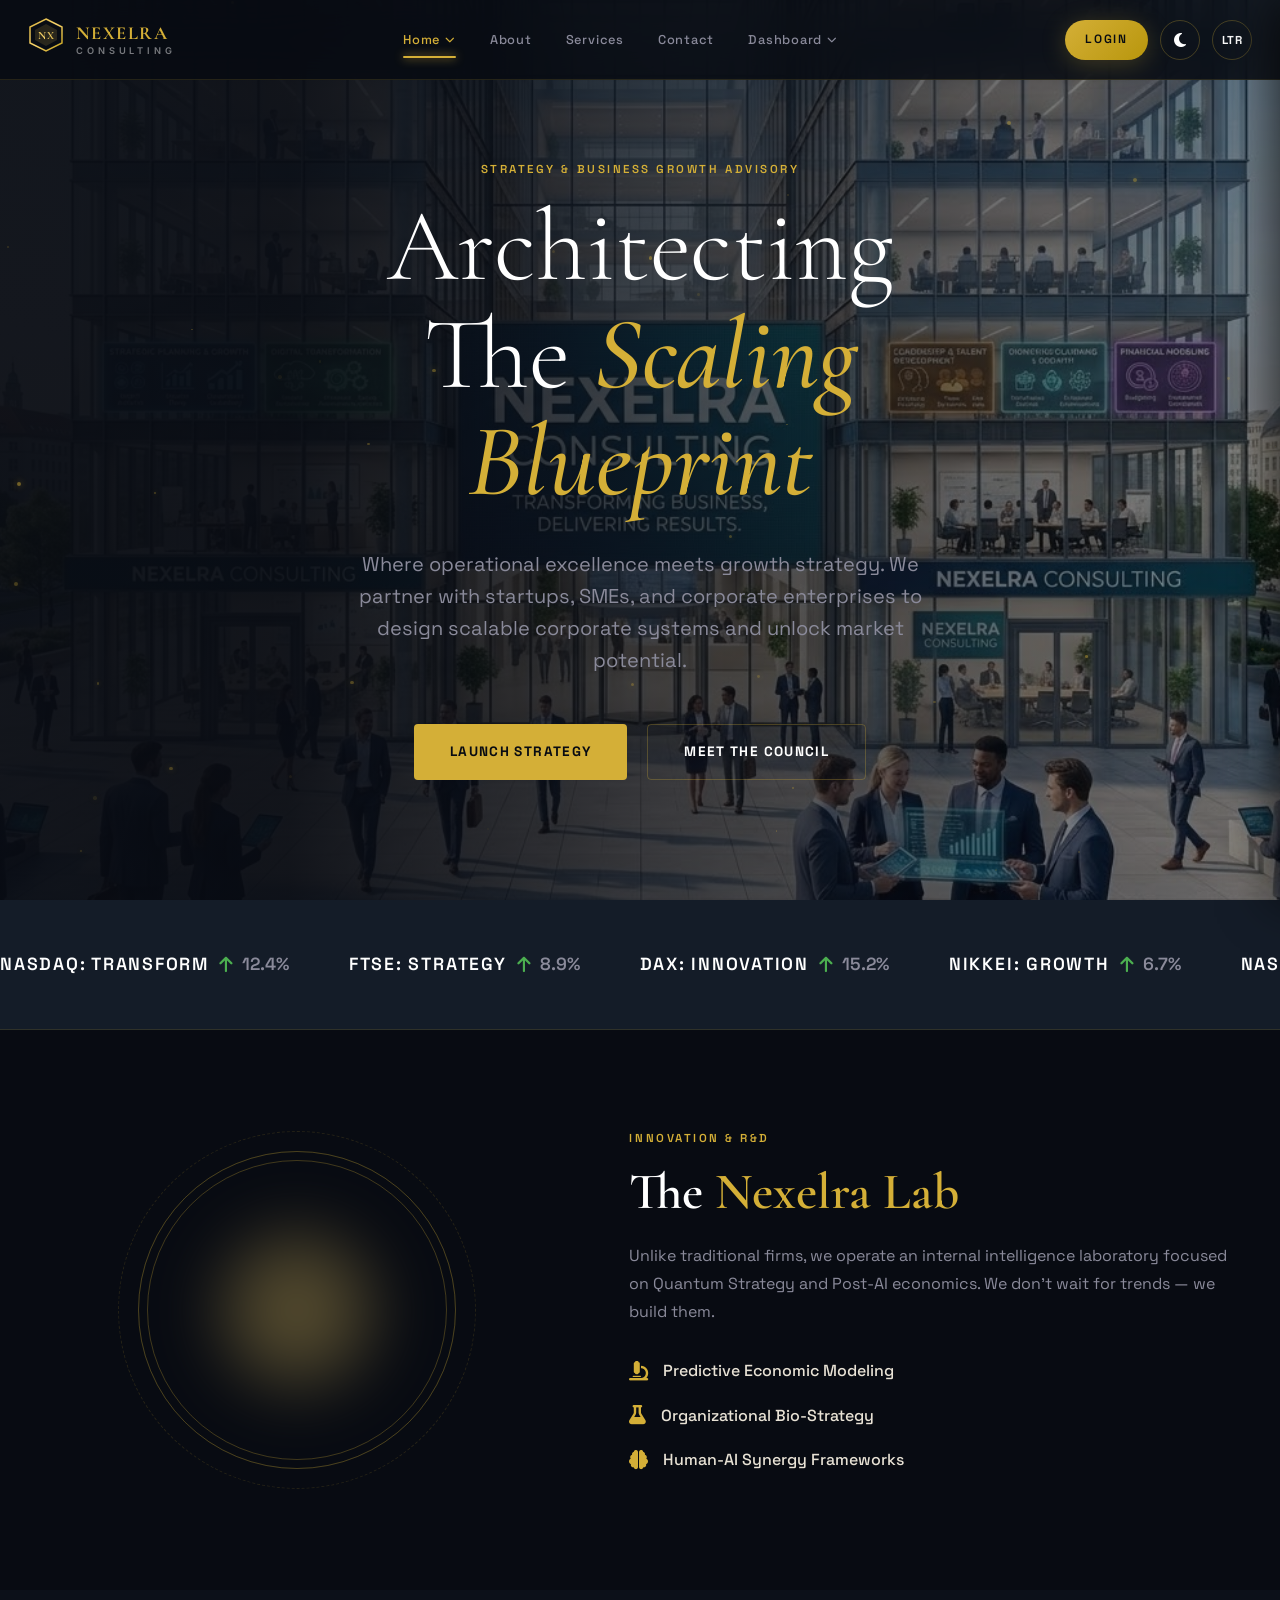
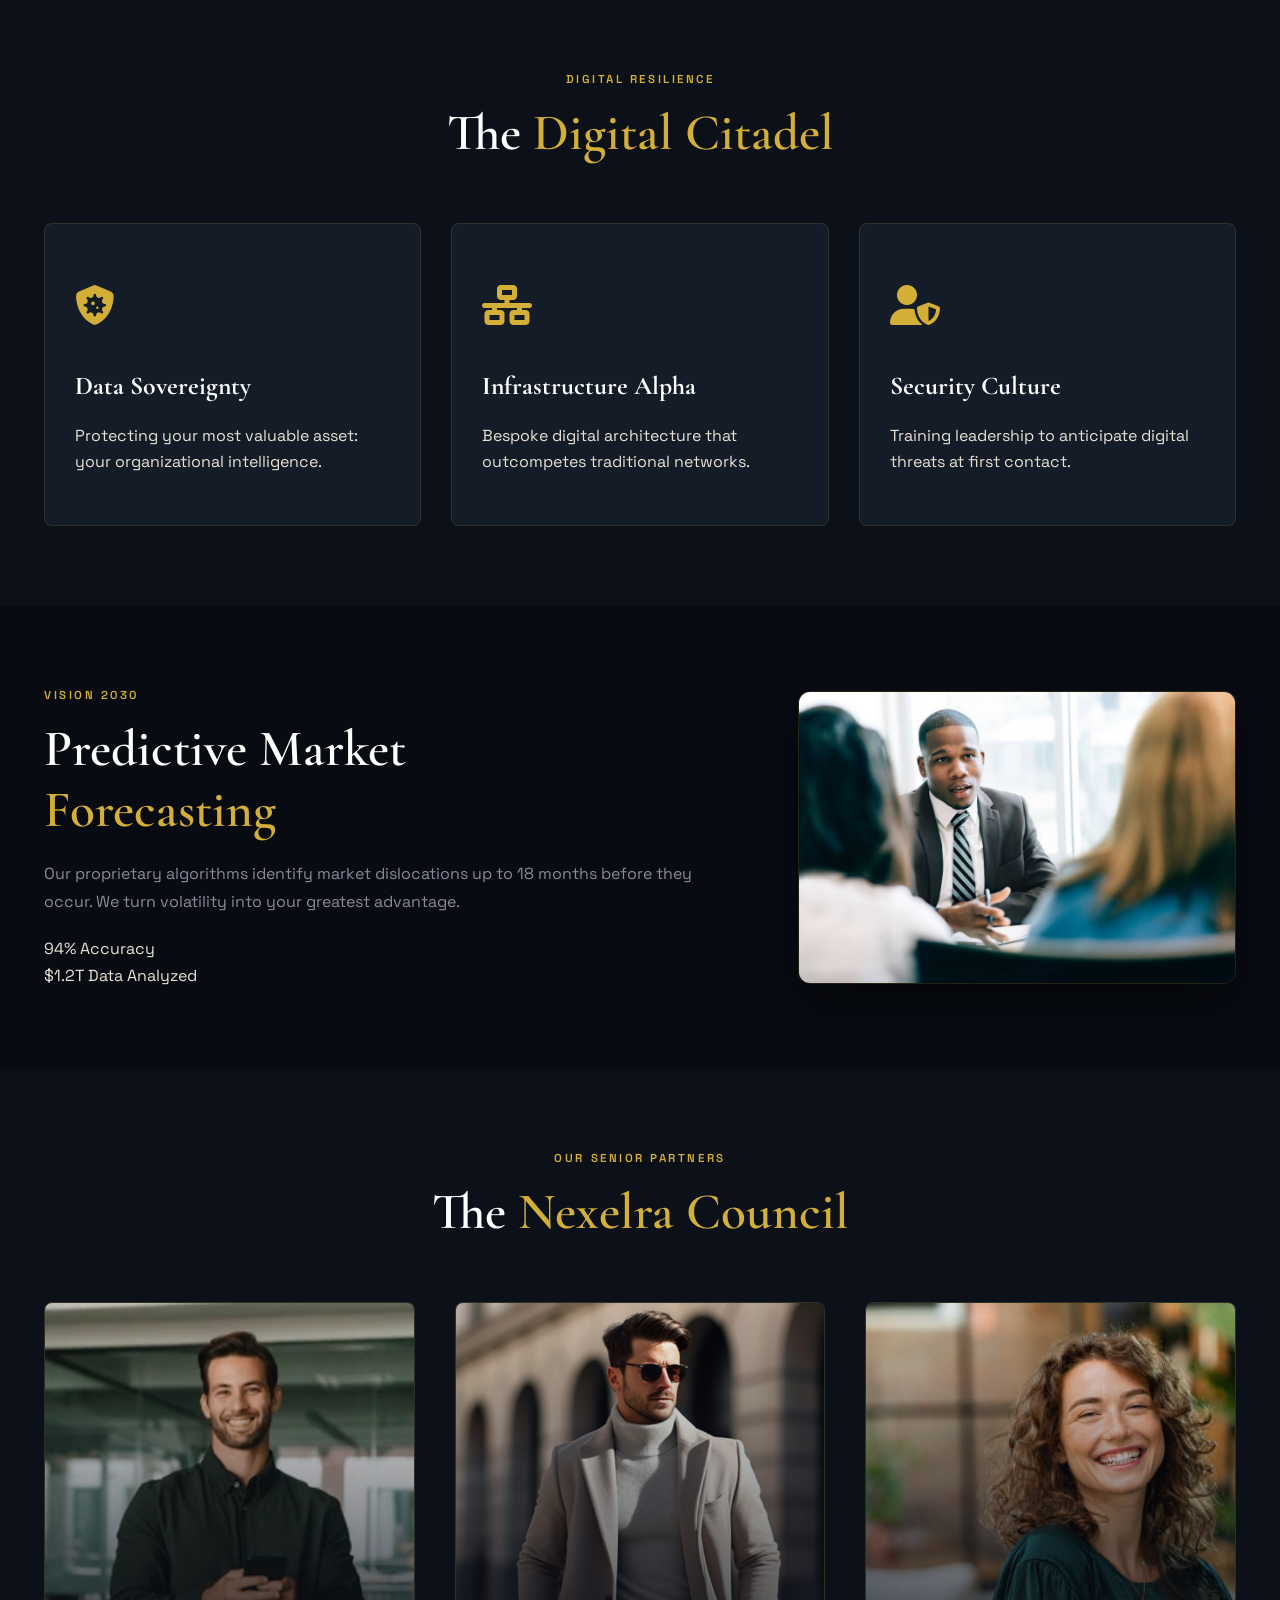
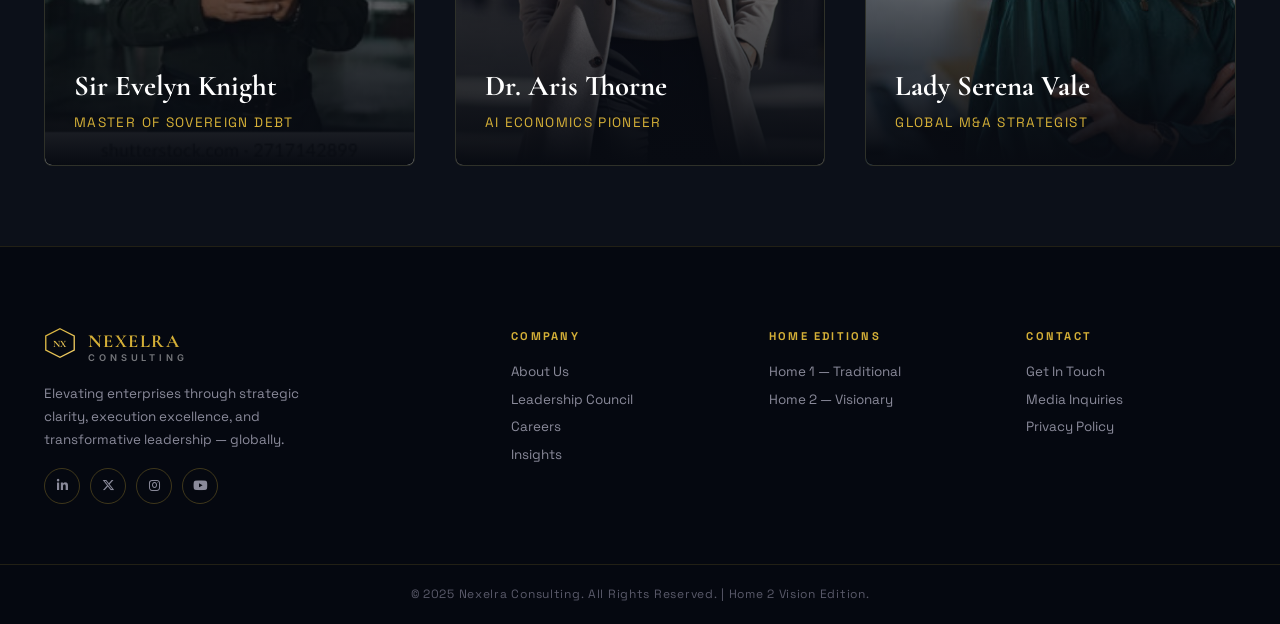
<file: index2.html>
<!DOCTYPE html>
<html lang="en" dir="ltr">

<head>
    <meta charset="UTF-8" />
    <meta name="viewport" content="width=device-width, initial-scale=1.0" />
    <link rel="icon" type="image/png" href="favicon.png">
    <title>Nexelra Consulting | Home 2 — The Future of Strategic Enterprise</title>
    <meta name="description"
        content="Nexelra Consulting Home 2 — Explore our secondary vision for global strategy, sovereign advisory, and predictive intelligence." />
    <link rel="preconnect" href="https://fonts.googleapis.com" />
    <link rel="preconnect" href="https://fonts.gstatic.com" crossorigin />
    <link
        href="https://fonts.googleapis.com/css2?family=Cormorant+Garamond:ital,wght@0,300;0,400;0,500;0,600;0,700;1,300;1,400;1,600&family=Inter:wght@300;400;500;600;700&family=Playfair+Display:ital,wght@0,400;0,700;0,900;1,400;1,700&family=Space+Grotesk:wght@300;400;500;600;700&display=swap"
        rel="stylesheet" />
    <link rel="stylesheet" href="https://cdnjs.cloudflare.com/ajax/libs/font-awesome/6.5.0/css/all.min.css" />
    <link rel="stylesheet" href="style.css" />
</head>

<body>

    <!-- ══════════════════════════════════════════ NAVBAR ══════════════════════════════════════════ -->
    <header class="navbar" id="navbar">
        <div class="nav-inner">

            <!-- Logo -->
            <a href="index.html" class="nav-logo" style="text-decoration: none;">
                <div class="logo-mark">
                    <svg width="36" height="36" viewBox="0 0 36 36" fill="none">
                        <polygon points="18,2 34,10 34,26 18,34 2,26 2,10" fill="none" stroke="url(#gGold)"
                            stroke-width="1.5" />
                        <polygon points="18,7 29,13 29,23 18,29 7,23 7,13" fill="url(#gGoldFill)" opacity="0.15" />
                        <text x="18" y="22" text-anchor="middle" fill="url(#gGold)" font-size="11"
                            font-family="Cormorant Garamond" font-weight="700" letter-spacing="1">NX</text>
                        <defs>
                            <linearGradient id="gGold" x1="0" y1="0" x2="36" y2="36" gradientUnits="userSpaceOnUse">
                                <stop offset="0%" stop-color="#D4AF37" />
                                <stop offset="50%" stop-color="#F5D16A" />
                                <stop offset="100%" stop-color="#B8960C" />
                            </linearGradient>
                            <linearGradient id="gGoldFill" x1="0" y1="0" x2="36" y2="36" gradientUnits="userSpaceOnUse">
                                <stop offset="0%" stop-color="#D4AF37" />
                                <stop offset="100%" stop-color="#F5D16A" />
                            </linearGradient>
                        </defs>
                    </svg>
                </div>
                <div class="logo-text">
                    <span class="logo-brand">NEXELRA</span>
                    <span class="logo-tagline">CONSULTING</span>
                </div>
            </a>

            <!-- Center Nav Links -->
            <nav class="nav-links" id="navLinks">
                <div class="nav-item has-dropdown">
                    <a href="#" class="nav-link" id="homeLink">Home <i
                            class="fa-solid fa-chevron-down nav-arrow"></i></a>
                    <div class="dropdown-menu" id="homeDropdown">
                        <a href="index.html" class="dropdown-item">Home 1</a>
                        <a href="index2.html" class="dropdown-item">Home 2</a>
                    </div>
                </div>
                <div class="nav-item">
                    <a href="about.html" class="nav-link">About</a>
                </div>
                <div class="nav-item">
                    <a href="services.html" class="nav-link">Services</a>
                </div>
                <div class="nav-item">
                    <a href="contact.html" class="nav-link">Contact</a>
                </div>
                <div class="nav-item has-dropdown">
                    <a href="#" class="nav-link" id="dashLink">Dashboard <i
                            class="fa-solid fa-chevron-down nav-arrow"></i></a>
                    <div class="dropdown-menu" id="dashDropdown">
                        <a href="user-dashboard.html" class="dropdown-item">User Dashboard</a>
                        <a href="admin-dashboard.html" class="dropdown-item">Admin Dashboard</a>
                    </div>
                </div>
            </nav>

            <!-- Right Controls -->
            <div class="nav-right">
                <a href="login.html" class="btn btn-gold header-login-btn">LOGIN</a>
                <button class="theme-toggle" id="themeBtn" title="Toggle Light/Dark" aria-label="Toggle color theme">
                    <i class="fa-solid fa-moon"></i>
                    <i class="fa-solid fa-sun"></i>
                    <span class="theme-tooltip">Dark / Light</span>
                </button>
                <button class="globe-btn" id="globeBtn" title="Toggle LTR / RTL" aria-label="Toggle text direction">
                    <span>LTR</span>
                </button>
                <button class="hamburger" id="hamburger" aria-label="Open menu">
                    <span></span><span></span><span></span>
                </button>
            </div>
        </div>
    </header>

    <!-- Mobile Drawer (Replicated from index.html) -->
    <div class="mobile-drawer" id="mobileDrawer">
        <div class="drawer-topbar">
            <button class="drawer-theme" id="drawerTheme" aria-label="Toggle theme">
                <i class="fa-solid fa-moon"></i>
                <i class="fa-solid fa-sun"></i>
            </button>
            <button class="drawer-globe" id="drawerGlobe" aria-label="Toggle direction">
                <span>LTR</span>
            </button>
            <button class="drawer-close" id="drawerClose" aria-label="Close menu">
                <i class="fa-solid fa-xmark"></i>
            </button>
        </div>
        <nav class="drawer-nav">
            <div class="drawer-item has-sub">
                <button class="drawer-link sub-toggle" id="mobileHomeToggle">
                    HOME <i class="fa-solid fa-chevron-down drawer-arrow"></i>
                </button>
                <div class="drawer-sub" id="mobileHomeSub">
                    <a href="index.html" class="drawer-sub-link">Home 1</a>
                    <a href="index2.html" class="drawer-sub-link">Home 2</a>
                </div>
            </div>
            <div class="drawer-item"><a href="about.html" class="drawer-link">ABOUT</a></div>
            <div class="drawer-item"><a href="services.html" class="drawer-link">SERVICES</a></div>
            <div class="drawer-item"><a href="contact.html" class="drawer-link">CONTACT</a></div>
            <div class="drawer-item has-sub">
                <button class="drawer-link sub-toggle" id="mobileDashToggle">
                    DASHBOARD <i class="fa-solid fa-chevron-down drawer-arrow"></i>
                </button>
                <div class="drawer-sub" id="mobileDashSub">
                    <a href="user-dashboard.html" class="drawer-sub-link">User Dashboard</a>
                    <a href="admin-dashboard.html" class="drawer-sub-link">Admin Dashboard</a>
                </div>
            </div>

            <!-- LOGIN BUTTON -->
            <a href="login.html" class="btn btn-gold drawer-login-btn">LOGIN</a>
        </nav>

        <!-- Drawer Footer -->
        <div class="drawer-footer">
        </div>
    </div>

    <!-- ══════════════════════════════════════════ SECTION 1 — HERO 2 (ETHEREAL MOMENTUM) ══════════════════════════════════════════ -->
    <section class="section hero-section hero-h2" id="home">
        <div class="hero-bg-h2"></div>
        <div class="hero-particles" id="heroParticles"></div>
        <div class="container container-h2">
            <div class="hero-content-h2" data-aos="fade-up">
                <p class="section-eyebrow">Strategy & Business Growth Advisory</p>
                <h1 class="hero-title-h2">
                    Architecting <br />
                    The <span class="gold-italic">Scaling Blueprint</span>
                </h1>
                <p class="hero-subtitle-h2">
                    Where operational excellence meets growth strategy. We partner with startups, SMEs, and corporate enterprises to design scalable corporate systems and unlock market potential.
                </p>
                <div class="hero-cta-group-h2">
                    <a href="#forecast" class="btn btn-gold-h2">Launch Strategy</a>
                    <a href="#council" class="btn btn-outline-h2">Meet the Council</a>
                </div>
            </div>
        </div>
    </section>

    <!-- ══════════════════════════════════════════ SECTION 2 — MARKET TICKER ══════════════════════════════════════════ -->
    <section class="section ticker-section" id="stats">
        <div class="market-ticker">
            <div class="ticker-item"><span>NASDAQ: TRANSFORM</span> <i class="fa-solid fa-arrow-up green"></i> 12.4%
            </div>
            <div class="ticker-item"><span>FTSE: STRATEGY</span> <i class="fa-solid fa-arrow-up green"></i> 8.9%</div>
            <div class="ticker-item"><span>DAX: INNOVATION</span> <i class="fa-solid fa-arrow-up green"></i> 15.2%</div>
            <div class="ticker-item"><span>NIKKEI: GROWTH</span> <i class="fa-solid fa-arrow-up green"></i> 6.7%</div>
            <div class="ticker-item"><span>NASDAQ: TRANSFORM</span> <i class="fa-solid fa-arrow-up green"></i> 12.4%
            </div>
        </div>
    </section>

    <!-- ══════════════════════════════════════════ SECTION 3 — THE LABORATORY (R&D) ══════════════════════════════════════════ -->
    <section class="section lab-section" id="lab">
        <div class="container">
            <div class="lab-grid">
                <div class="lab-visual" data-aos="zoom-in">
                    <div class="lab-orb">
                        <div class="lab-core"></div>
                        <div class="lab-ring"></div>
                        <div class="lab-ring"></div>
                        <div class="lab-ring"></div>
                    </div>
                </div>
                <div class="lab-text" data-aos="fade-left">
                    <p class="section-eyebrow">Innovation & R&D</p>
                    <h2 class="section-title">The <span class="gold">Nexelra Lab</span></h2>
                    <p class="section-body">Unlike traditional firms, we operate an internal intelligence laboratory
                        focused on Quantum Strategy and Post-AI economics. We don't wait for trends — we build them.</p>
                    <ul class="lab-list">
                        <li><i class="fa-solid fa-microscope"></i> Predictive Economic Modeling</li>
                        <li><i class="fa-solid fa-flask"></i> Organizational Bio-Strategy</li>
                        <li><i class="fa-solid fa-brain"></i> Human-AI Synergy Frameworks</li>
                    </ul>
                </div>
            </div>
        </div>
    </section>


    <!-- ══════════════════════════════════════════ SECTION 5 — CYBER CITADEL ══════════════════════════════════════════ -->
    <section class="section cyber-section" id="cyber">
        <div class="container">
            <div class="section-header" data-aos="fade-up">
                <p class="section-eyebrow">Digital Resilience</p>
                <h2 class="section-title">The <span class="gold">Digital Citadel</span></h2>
            </div>
            <div class="cyber-grid">
                <div class="cyber-card" data-aos="fade-up" style="--delay: 0s">
                    <div class="cyber-icon"><i class="fa-solid fa-shield-virus"></i></div>
                    <h3>Data Sovereignty</h3>
                    <p>Protecting your most valuable asset: your organizational intelligence.</p>
                </div>
                <div class="cyber-card" data-aos="fade-up" style="--delay: 0.1s">
                    <div class="cyber-icon"><i class="fa-solid fa-network-wired"></i></div>
                    <h3>Infrastructure Alpha</h3>
                    <p>Bespoke digital architecture that outcompetes traditional networks.</p>
                </div>
                <div class="cyber-card" data-aos="fade-up" style="--delay: 0.2s">
                    <div class="cyber-icon"><i class="fa-solid fa-user-shield"></i></div>
                    <h3>Security Culture</h3>
                    <p>Training leadership to anticipate digital threats at first contact.</p>
                </div>
            </div>
        </div>
    </section>

    <!-- ══════════════════════════════════════════ SECTION 6 — QUANT FORECAST ══════════════════════════════════════════ -->
    <section class="section forecast-section" id="forecast">
        <div class="container">
            <div class="forecast-inner">
                <div class="forecast-text" data-aos="fade-right">
                    <p class="section-eyebrow">Vision 2030</p>
                    <h2 class="section-title">Predictive Market <br /><span class="gold">Forecasting</span></h2>
                    <p class="section-body">Our proprietary algorithms identify market dislocations up to 18 months
                        before
                        they occur. We turn volatility into your greatest advantage.</p>
                    <div class="forecast-metrics">
                        <div class="metric"><span>94%</span> Accuracy</div>
                        <div class="metric"><span>$1.2T</span> Data Analyzed</div>
                    </div>
                </div>
                <div class="forecast-viz" data-aos="fade-left">
                    <img src="b2.jpg" alt="Predictive Market Forecasting" class="forecast-img">
                </div>
            </div>
        </div>
    </section>

    <!-- ══════════════════════════════════════════ SECTION 7 — EXECUTIVE COUNCIL ══════════════════════════════════════════ -->
    <section class="section council-section" id="council">
        <div class="container">
            <div class="section-header" data-aos="fade-up">
                <p class="section-eyebrow">Our Senior Partners</p>
                <h2 class="section-title">The <span class="gold">Nexelra Council</span></h2>
            </div>
            <div class="council-grid">
                <div class="council-item" data-aos="fade-up">
                    <div class="council-img">
                        <img src="m1.webp" alt="Sir Evelyn Knight">
                    </div>
                    <div class="council-info">
                        <h4>Sir Evelyn Knight</h4>
                        <span>Master of Sovereign Debt</span>
                    </div>
                </div>
                <div class="council-item" data-aos="fade-up" style="--delay: 0.1s">
                    <div class="council-img">
                        <img src="m2.jpg" alt="Dr. Aris Thorne">
                    </div>
                    <div class="council-info">
                        <h4>Dr. Aris Thorne</h4>
                        <span>AI Economics Pioneer</span>
                    </div>
                </div>
                <div class="council-item" data-aos="fade-up" style="--delay: 0.2s">
                    <div class="council-img">
                        <img src="f1.jpg" alt="Lady Serena Vale">
                    </div>
                    <div class="council-info">
                        <h4>Lady Serena Vale</h4>
                        <span>Global M&A Strategist</span>
                    </div>
                </div>
            </div>
        </div>
    </section>

    <!-- ══════════════════════════════════════════ FOOTER ══════════════════════════════════════════ -->
    <footer class="footer">
        <div class="footer-top">
            <div class="container footer-grid">
                <div class="footer-brand">
                    <div class="nav-logo">
                        <div class="logo-mark">
                            <svg width="32" height="32" viewBox="0 0 36 36" fill="none">
                                <polygon points="18,2 34,10 34,26 18,34 2,26 2,10" fill="none" stroke="url(#fGold)"
                                    stroke-width="1.5" />
                                <text x="18" y="22" text-anchor="middle" fill="url(#fGold)" font-size="11"
                                    font-family="Cormorant Garamond" font-weight="700" letter-spacing="1">NX</text>
                                <defs>
                                    <linearGradient id="fGold" x1="0" y1="0" x2="36" y2="36"
                                        gradientUnits="userSpaceOnUse">
                                        <stop offset="0%" stop-color="#D4AF37" />
                                        <stop offset="100%" stop-color="#F5D16A" />
                                    </linearGradient>
                                </defs>
                            </svg>
                        </div>
                        <div class="logo-text">
                            <span class="logo-brand">NEXELRA</span>
                            <span class="logo-tagline">CONSULTING</span>
                        </div>
                    </div>
                    <p class="footer-about">Elevating enterprises through strategic clarity, execution excellence, and
                        transformative leadership — globally.</p>
                    <div class="footer-socials">
                        <a href="#" aria-label="LinkedIn"><i class="fa-brands fa-linkedin-in"></i></a>
                        <a href="#" aria-label="Twitter"><i class="fa-brands fa-x-twitter"></i></a>
                        <a href="#" aria-label="Instagram"><i class="fa-brands fa-instagram"></i></a>
                        <a href="#" aria-label="YouTube"><i class="fa-brands fa-youtube"></i></a>
                    </div>
                </div>
                <div class="footer-col">
                    <h4>Company</h4>
                    <a href="about.html">About Us</a>
                    <a href="#council">Leadership Council</a>
                    <a href="#">Careers</a>
                    <a href="#">Insights</a>
                </div>
                <div class="footer-col">
                    <h4>Home Editions</h4>
                    <a href="index.html">Home 1 — Traditional</a>
                    <a href="index2.html">Home 2 — Visionary</a>
                </div>
                <div class="footer-col">
                    <h4>Contact</h4>
                    <a href="contact.html">Get In Touch</a>
                    <a href="#">Media Inquiries</a>
                    <a href="#">Privacy Policy</a>
                </div>
            </div>
        </div>
        <div class="footer-bottom">
            <p>© 2025 Nexelra Consulting. All Rights Reserved. | Home 2 Vision Edition.</p>
        </div>
    </footer>

    <!-- Back to Top -->
    <button class="back-top" id="backTop" aria-label="Back to top"><i class="fa-solid fa-arrow-up"></i></button>

    <script src="script.js"></script>
</body>

</html>
</file>
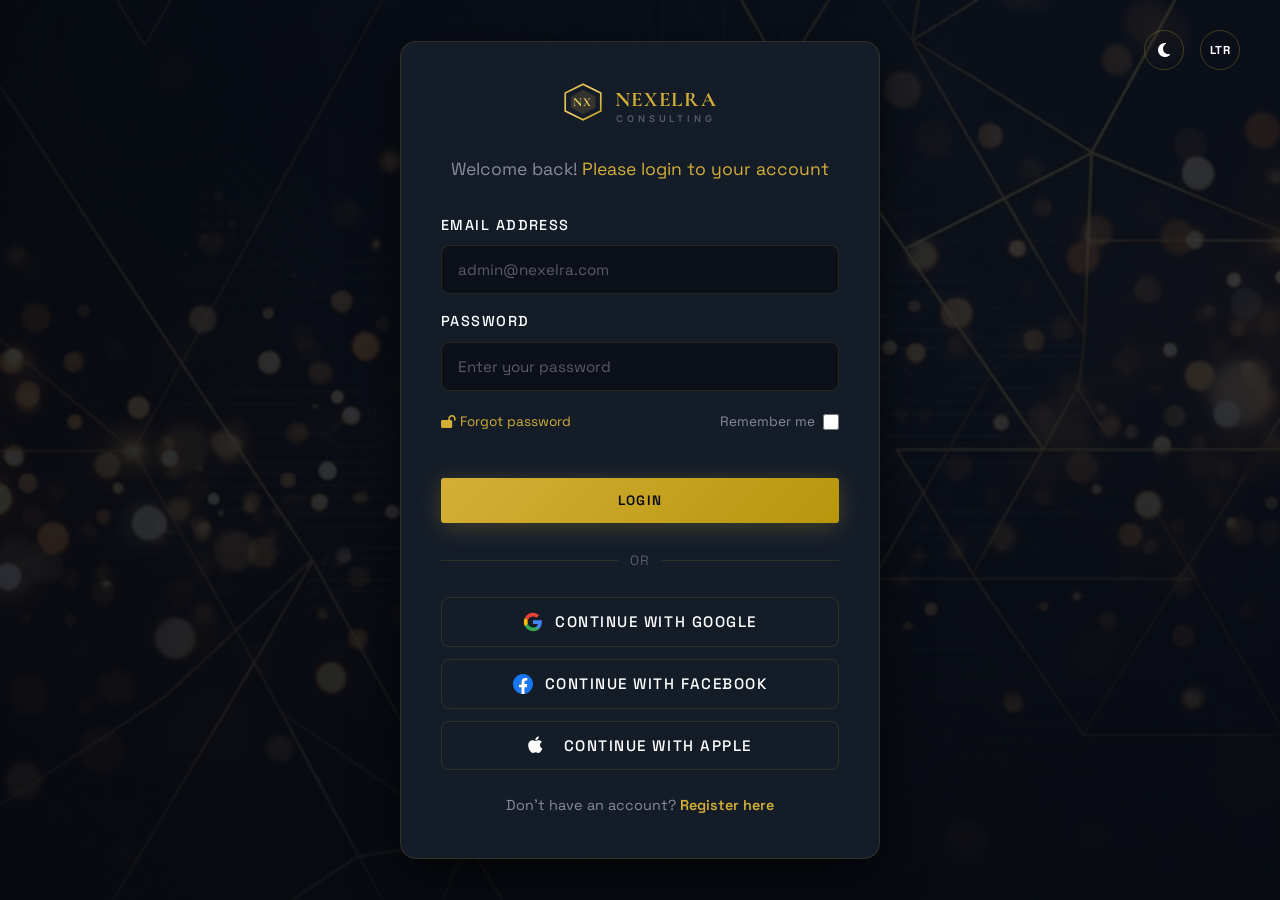
<file: login.html>
<!DOCTYPE html>
<html lang="en" dir="ltr">

<head>
    <meta charset="UTF-8" />
    <meta name="viewport" content="width=device-width, initial-scale=1.0" />
    <link rel="icon" type="image/png" href="favicon.png">
    <title>Login | Nexelra Consulting</title>
    <meta name="description" content="Secure login portal for Nexelra Consulting clients and administrators." />
    <link rel="preconnect" href="https://fonts.googleapis.com" />
    <link rel="preconnect" href="https://fonts.gstatic.com" crossorigin />
    <link
        href="https://fonts.googleapis.com/css2?family=Cormorant+Garamond:ital,wght@0,300;0,400;0,500;0,600;0,700;1,300;1,400;1,600&family=Inter:wght@300;400;500;600;700&family=Playfair+Display:ital,wght@0,400;0,700;0,900;1,400;1,700&family=Space+Grotesk:wght@300;400;500;600;700&display=swap"
        rel="stylesheet" />
    <link rel="stylesheet" href="https://cdnjs.cloudflare.com/ajax/libs/font-awesome/6.5.0/css/all.min.css" />
    <link rel="stylesheet" href="style.css" />
</head>

<body class="auth-page">

    <div class="auth-controls">
        <button class="theme-toggle" id="themeBtn" title="Toggle Light/Dark" aria-label="Toggle color theme">
            <i class="fa-solid fa-moon"></i>
            <i class="fa-solid fa-sun"></i>
        </button>
        <button class="auth-globe" id="globeBtn" title="Toggle LTR / RTL">
            <span>LTR</span>
        </button>
    </div>

    <div class="auth-wrapper">
        <div class="auth-card">
            <div class="auth-header">
                <a href="index.html" class="nav-logo"
                    style="text-decoration: none; justify-content: center; margin-bottom: 24px;">
                    <div class="logo-mark">
                        <svg width="40" height="40" viewBox="0 0 36 36" fill="none">
                            <polygon points="18,2 34,10 34,26 18,34 2,26 2,10" fill="none" stroke="url(#gGoldAuth)"
                                stroke-width="1.5" />
                            <polygon points="18,7 29,13 29,23 18,29 7,23 7,13" fill="url(#gGoldFillAuth)"
                                opacity="0.15" />
                            <text x="18" y="22" text-anchor="middle" fill="url(#gGoldAuth)" font-size="11"
                                font-family="Cormorant Garamond" font-weight="700" letter-spacing="1">NX</text>
                            <defs>
                                <linearGradient id="gGoldAuth" x1="0" y1="0" x2="36" y2="36"
                                    gradientUnits="userSpaceOnUse">
                                    <stop offset="0%" stop-color="#D4AF37" />
                                    <stop offset="50%" stop-color="#F5D16A" />
                                    <stop offset="100%" stop-color="#B8960C" />
                                </linearGradient>
                                <linearGradient id="gGoldFillAuth" x1="0" y1="0" x2="36" y2="36"
                                    gradientUnits="userSpaceOnUse">
                                    <stop offset="0%" stop-color="#D4AF37" />
                                    <stop offset="100%" stop-color="#F5D16A" />
                                </linearGradient>
                            </defs>
                        </svg>
                    </div>
                    <div class="logo-text">
                        <span class="logo-brand" style="font-size: 1.3rem;">NEXELRA</span>
                        <span class="logo-tagline">CONSULTING</span>
                    </div>
                </a>
                <h2 class="auth-title">Welcome back! <span class="gold">Please login to your account</span></h2>
            </div>

            <form class="auth-form" action="user-dashboard.html">
                <div class="form-group auth-group">
                    <label>Email Address</label>
                    <input type="email" class="form-control" placeholder="admin@nexelra.com" required>
                </div>
                <div class="form-group auth-group">
                    <label>Password</label>
                    <input type="password" class="form-control" placeholder="Enter your password" required>
                </div>

                <div class="auth-actions">
                    <a href="#" class="forgot-pwd"><i class="fa-solid fa-lock-open" style="font-size: 0.8rem; margin-right: 5px;"></i>Forgot password</a>
                    <!-- Using RTL switch the order will naturally flip -->
                    <label class="remember-me">
                        <span>Remember me</span>
                        <input type="checkbox">
                    </label>
                </div>

                <button type="submit" class="btn btn-gold w-100 mt-4">LOGIN</button>

                <div class="auth-divider">
                    <span>OR</span>
                </div>

                <button type="button" class="btn btn-social">
                    <svg width="20" height="20" viewBox="0 0 24 24" xmlns="http://www.w3.org/2000/svg">
                        <path
                            d="M22.56 12.25c0-.78-.07-1.53-.2-2.25H12v4.26h5.92c-.26 1.37-1.04 2.53-2.21 3.31v2.77h3.57c2.08-1.92 3.28-4.74 3.28-8.09z"
                            fill="#4285F4" />
                        <path
                            d="M12 23c2.97 0 5.46-.98 7.28-2.66l-3.57-2.77c-.98.66-2.23 1.06-3.71 1.06-2.86 0-5.29-1.93-6.16-4.53H2.18v2.84C3.99 20.53 7.7 23 12 23z"
                            fill="#34A853" />
                        <path
                            d="M5.84 14.09c-.22-.66-.35-1.36-.35-2.09s.13-1.43.35-2.09V7.07H2.18C1.43 8.55 1 10.22 1 12s.43 3.45 1.18 4.93l2.85-2.22.81-.62z"
                            fill="#FBBC05" />
                        <path
                            d="M12 5.38c1.62 0 3.06.56 4.21 1.64l3.15-3.15C17.45 2.09 14.97 1 12 1 7.7 1 3.99 3.47 2.18 7.07l3.66 2.84c.87-2.6 3.3-4.53 6.16-4.53z"
                            fill="#EA4335" />
                    </svg> Continue with Google
                </button>
                <button type="button" class="btn btn-social">
                    <svg width="20" height="20" viewBox="0 0 24 24" xmlns="http://www.w3.org/2000/svg">
                        <path
                            d="M24 12.073c0-6.627-5.373-12-12-12s-12 5.373-12 12c0 5.99 4.388 10.954 10.125 11.854v-8.385H7.078v-3.469h3.047V9.43c0-3.007 1.792-4.669 4.533-4.669 1.312 0 2.686.235 2.686.235v2.953H15.83c-1.491 0-1.956.925-1.956 1.874v2.25h3.328l-.532 3.469h-2.796v8.385C19.612 23.027 24 18.062 24 12.073z"
                            fill="#1877F2" />
                        <path
                            d="M16.671 15.542l.532-3.469h-3.328v-2.25c0-.949.465-1.874 1.956-1.874h1.539v-2.953s-1.374-.235-2.686-.235c-2.741 0-4.533 1.662-4.533 4.669v3.043H7.078v3.469h3.047v8.385a12.09 12.09 0 003.75 0v-8.385h2.796z"
                            fill="#fff" />
                    </svg> Continue with Facebook
                </button>
                <button type="button" class="btn btn-social">
                    <i class="fa-brands fa-apple" style="font-size: 1.2rem; margin-right: 8px;"></i> Continue with Apple
                </button>

                <p class="auth-footer-text">
                    Don't have an account? <a href="register.html" class="gold">Register here</a>
                </p>
            </form>
        </div>
    </div>

    <script src="script.js"></script>
</body>

</html>
</file>
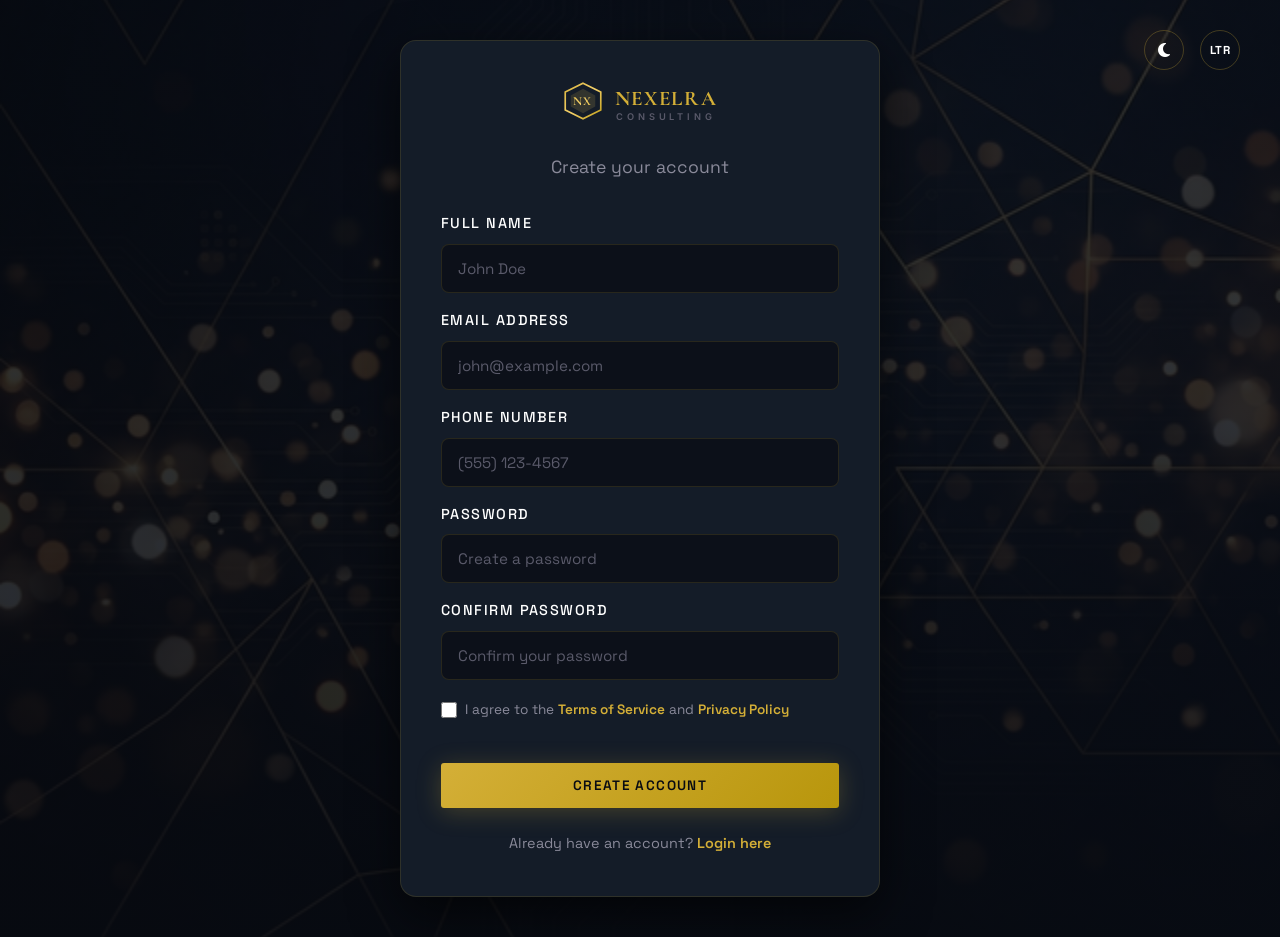
<file: register.html>
<!DOCTYPE html>
<html lang="en" dir="ltr">

<head>
    <meta charset="UTF-8" />
    <meta name="viewport" content="width=device-width, initial-scale=1.0" />
    <link rel="icon" type="image/png" href="favicon.png">
    <title>Register | Nexelra Consulting</title>
    <meta name="description" content="Secure registration portal for Nexelra Consulting." />
    <link rel="preconnect" href="https://fonts.googleapis.com" />
    <link rel="preconnect" href="https://fonts.gstatic.com" crossorigin />
    <link
        href="https://fonts.googleapis.com/css2?family=Cormorant+Garamond:ital,wght@0,300;0,400;0,500;0,600;0,700;1,300;1,400;1,600&family=Inter:wght@300;400;500;600;700&family=Playfair+Display:ital,wght@0,400;0,700;0,900;1,400;1,700&family=Space+Grotesk:wght@300;400;500;600;700&display=swap"
        rel="stylesheet" />
    <link rel="stylesheet" href="https://cdnjs.cloudflare.com/ajax/libs/font-awesome/6.5.0/css/all.min.css" />
    <link rel="stylesheet" href="style.css" />
</head>

<body class="auth-page">

    <div class="auth-controls">
        <button class="theme-toggle" id="themeBtn" title="Toggle Light/Dark" aria-label="Toggle color theme">
            <i class="fa-solid fa-moon"></i>
            <i class="fa-solid fa-sun"></i>
        </button>
        <button class="auth-globe" id="globeBtn" title="Toggle LTR / RTL">
            <span>LTR</span>
        </button>
    </div>

    <div class="auth-wrapper">
        <div class="auth-card">
            <div class="auth-header">
                <a href="index.html" class="nav-logo"
                    style="text-decoration: none; justify-content: center; margin-bottom: 24px;">
                    <div class="logo-mark">
                        <svg width="40" height="40" viewBox="0 0 36 36" fill="none">
                            <polygon points="18,2 34,10 34,26 18,34 2,26 2,10" fill="none" stroke="url(#gGoldAuthReg)"
                                stroke-width="1.5" />
                            <polygon points="18,7 29,13 29,23 18,29 7,23 7,13" fill="url(#gGoldFillAuthReg)"
                                opacity="0.15" />
                            <text x="18" y="22" text-anchor="middle" fill="url(#gGoldAuthReg)" font-size="11"
                                font-family="Cormorant Garamond" font-weight="700" letter-spacing="1">NX</text>
                            <defs>
                                <linearGradient id="gGoldAuthReg" x1="0" y1="0" x2="36" y2="36"
                                    gradientUnits="userSpaceOnUse">
                                    <stop offset="0%" stop-color="#D4AF37" />
                                    <stop offset="50%" stop-color="#F5D16A" />
                                    <stop offset="100%" stop-color="#B8960C" />
                                </linearGradient>
                                <linearGradient id="gGoldFillAuthReg" x1="0" y1="0" x2="36" y2="36"
                                    gradientUnits="userSpaceOnUse">
                                    <stop offset="0%" stop-color="#D4AF37" />
                                    <stop offset="100%" stop-color="#F5D16A" />
                                </linearGradient>
                            </defs>
                        </svg>
                    </div>
                    <div class="logo-text">
                        <span class="logo-brand" style="font-size: 1.3rem;">NEXELRA</span>
                        <span class="logo-tagline">CONSULTING</span>
                    </div>
                </a>
                <h2 class="auth-title">Create your account</h2>
            </div>

            <form class="auth-form" action="login.html">
                <div class="form-group auth-group">
                    <label>Full Name</label>
                    <input type="text" class="form-control" placeholder="John Doe" required>
                </div>
                <div class="form-group auth-group">
                    <label>Email Address</label>
                    <input type="email" class="form-control" placeholder="john@example.com" required>
                </div>
                <div class="form-group auth-group">
                    <label>Phone Number</label>
                    <input type="tel" class="form-control" placeholder="(555) 123-4567" required>
                </div>
                <div class="form-group auth-group">
                    <label>Password</label>
                    <input type="password" class="form-control" placeholder="Create a password" required>
                </div>
                <div class="form-group auth-group">
                    <label>Confirm Password</label>
                    <input type="password" class="form-control" placeholder="Confirm your password" required>
                </div>

                <div class="auth-actions terms-group">
                    <label class="remember-me terms-check">
                        <input type="checkbox" required>
                        <span class="terms-text">I agree to the <a href="#">Terms of Service</a> and <a href="#">Privacy
                                Policy</a></span>
                    </label>
                </div>

                <button type="submit" class="btn btn-gold w-100 mt-4">CREATE ACCOUNT</button>

                <p class="auth-footer-text">
                    Already have an account? <a href="login.html">Login here</a>
                </p>
            </form>
        </div>
    </div>

    <script src="script.js"></script>
</body>

</html>
</file>
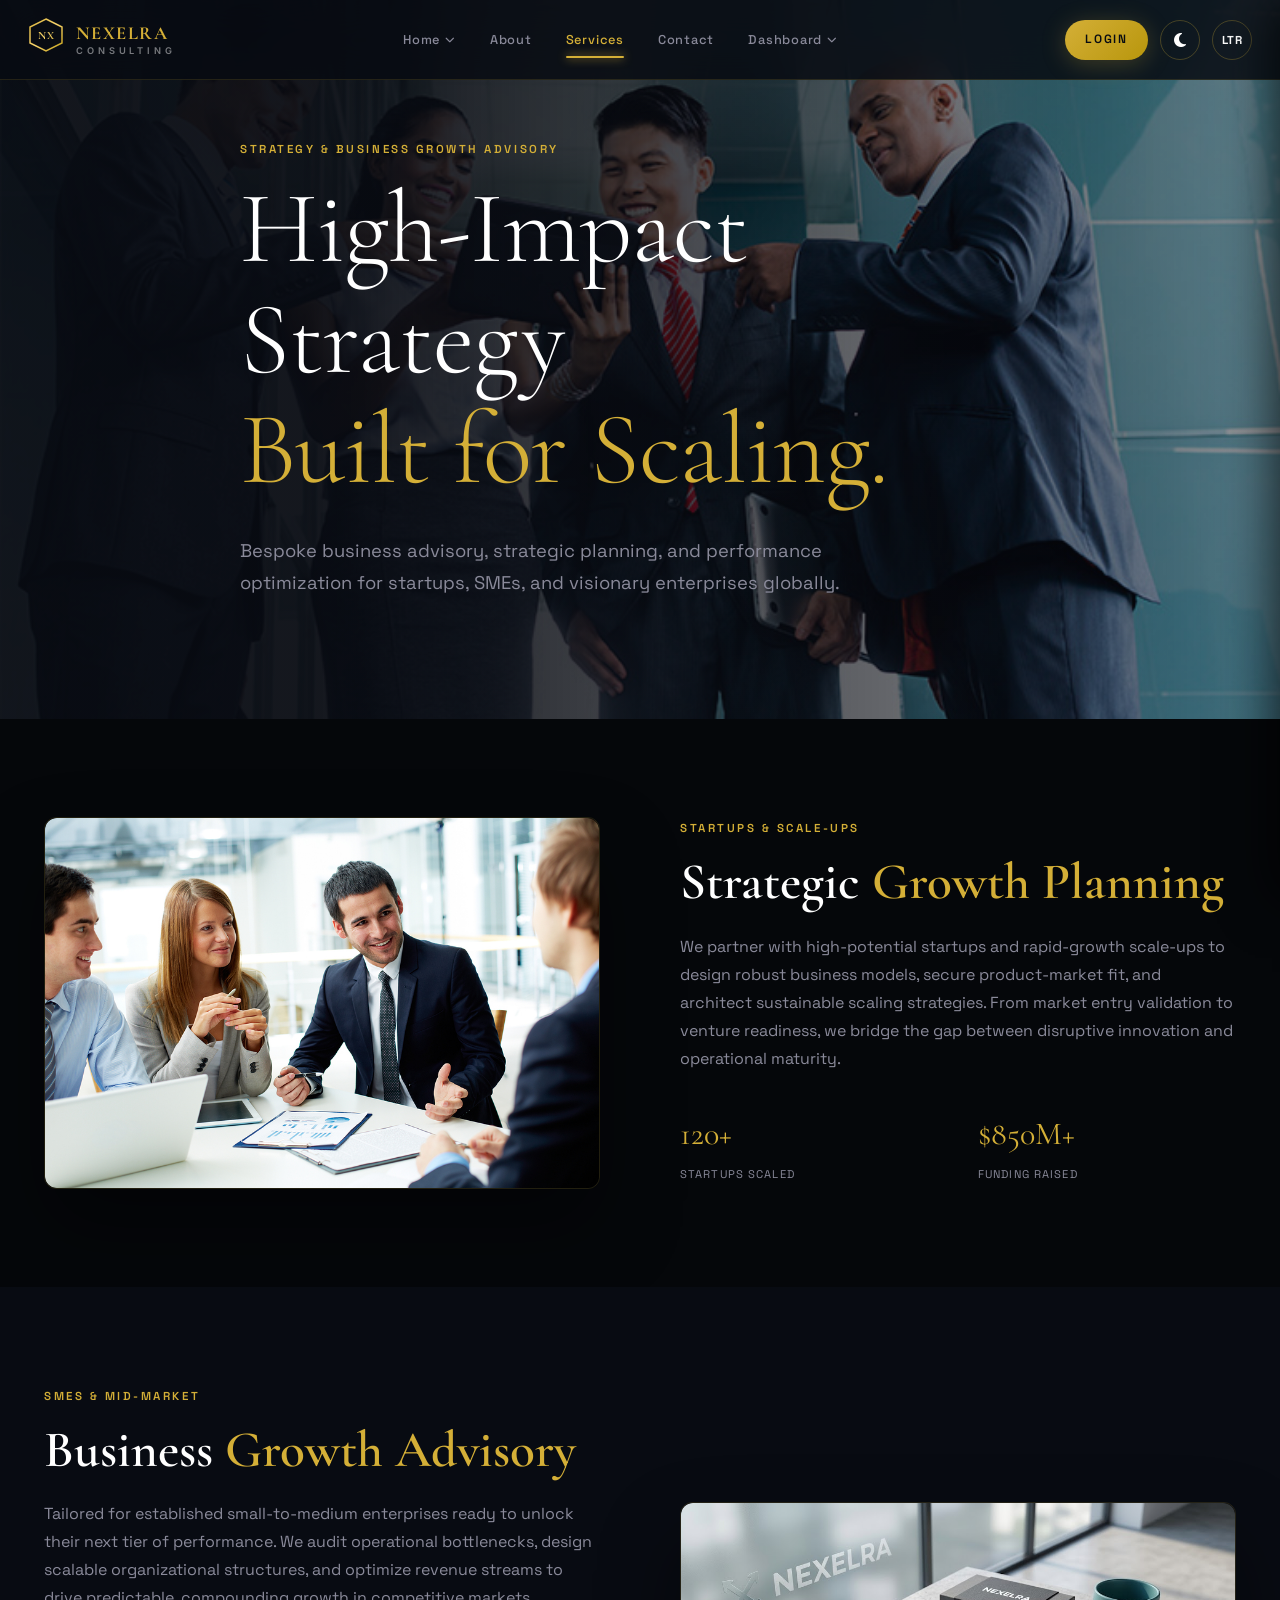
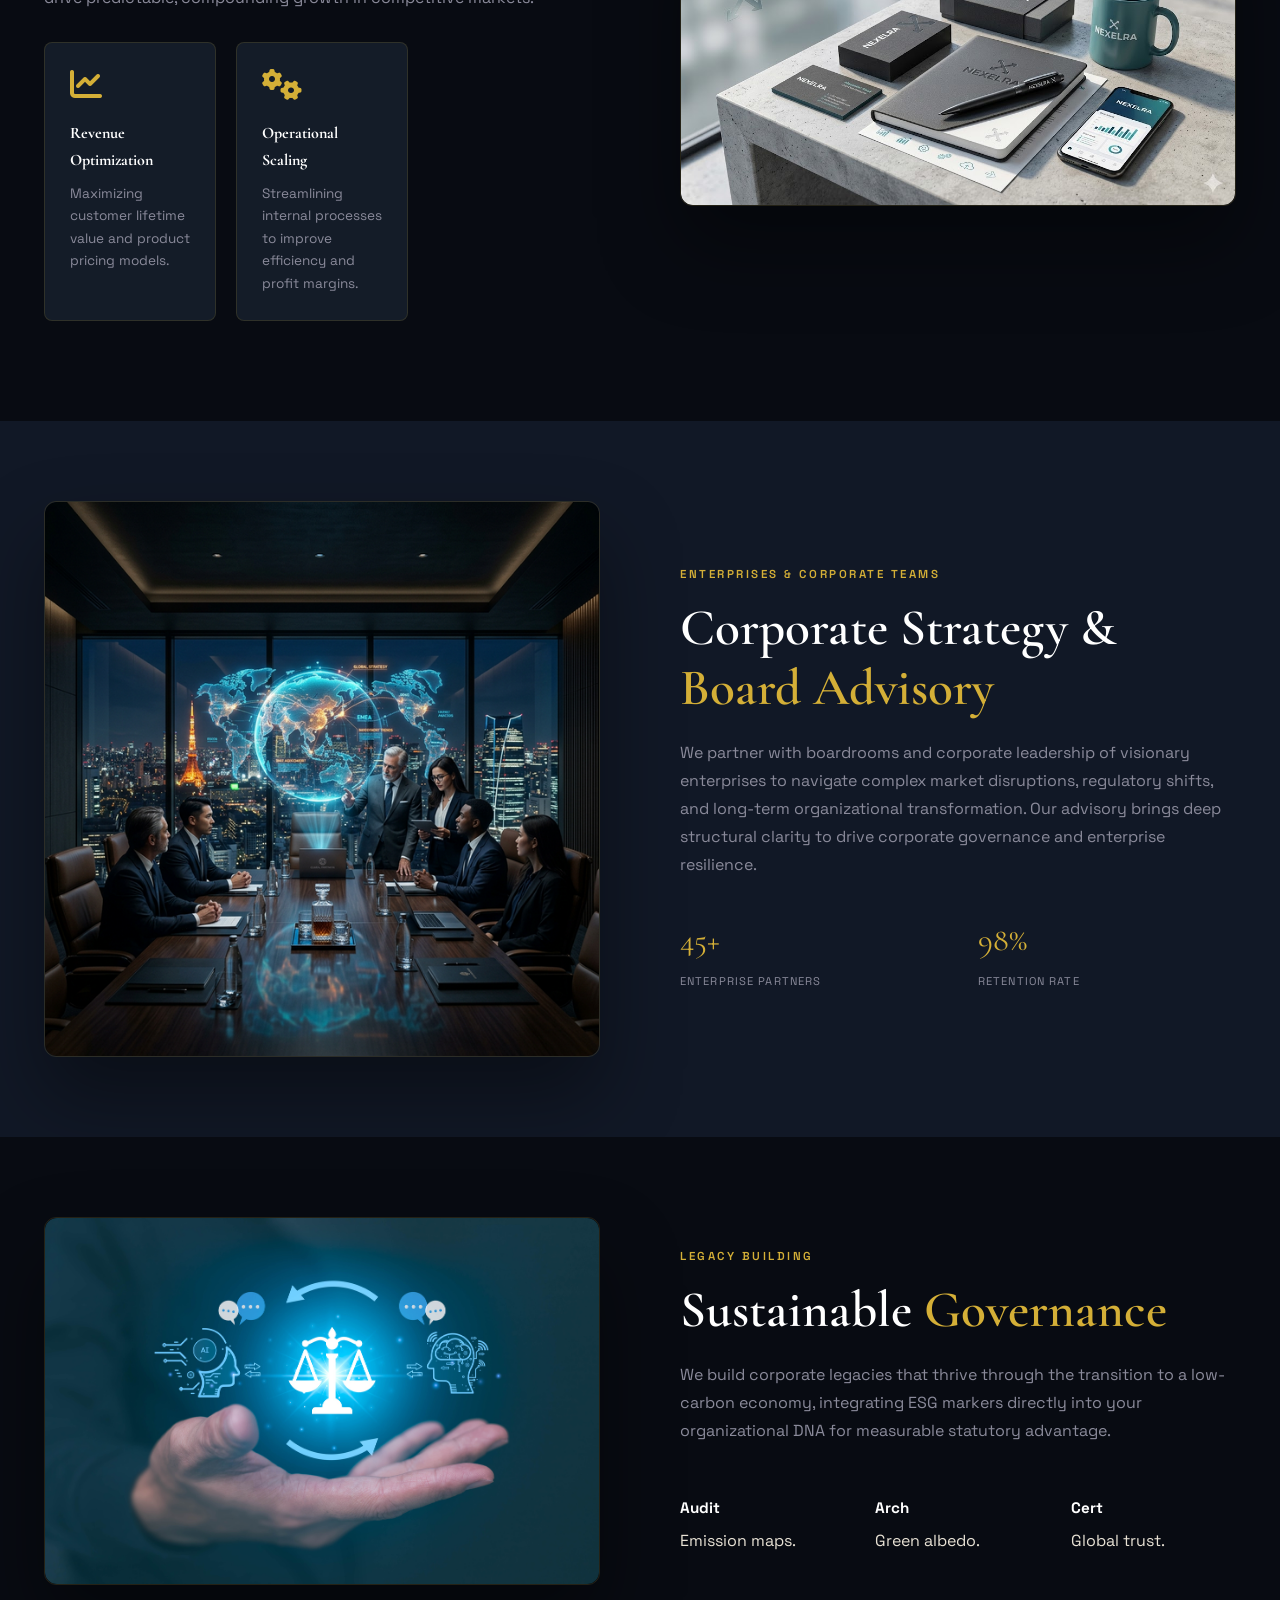
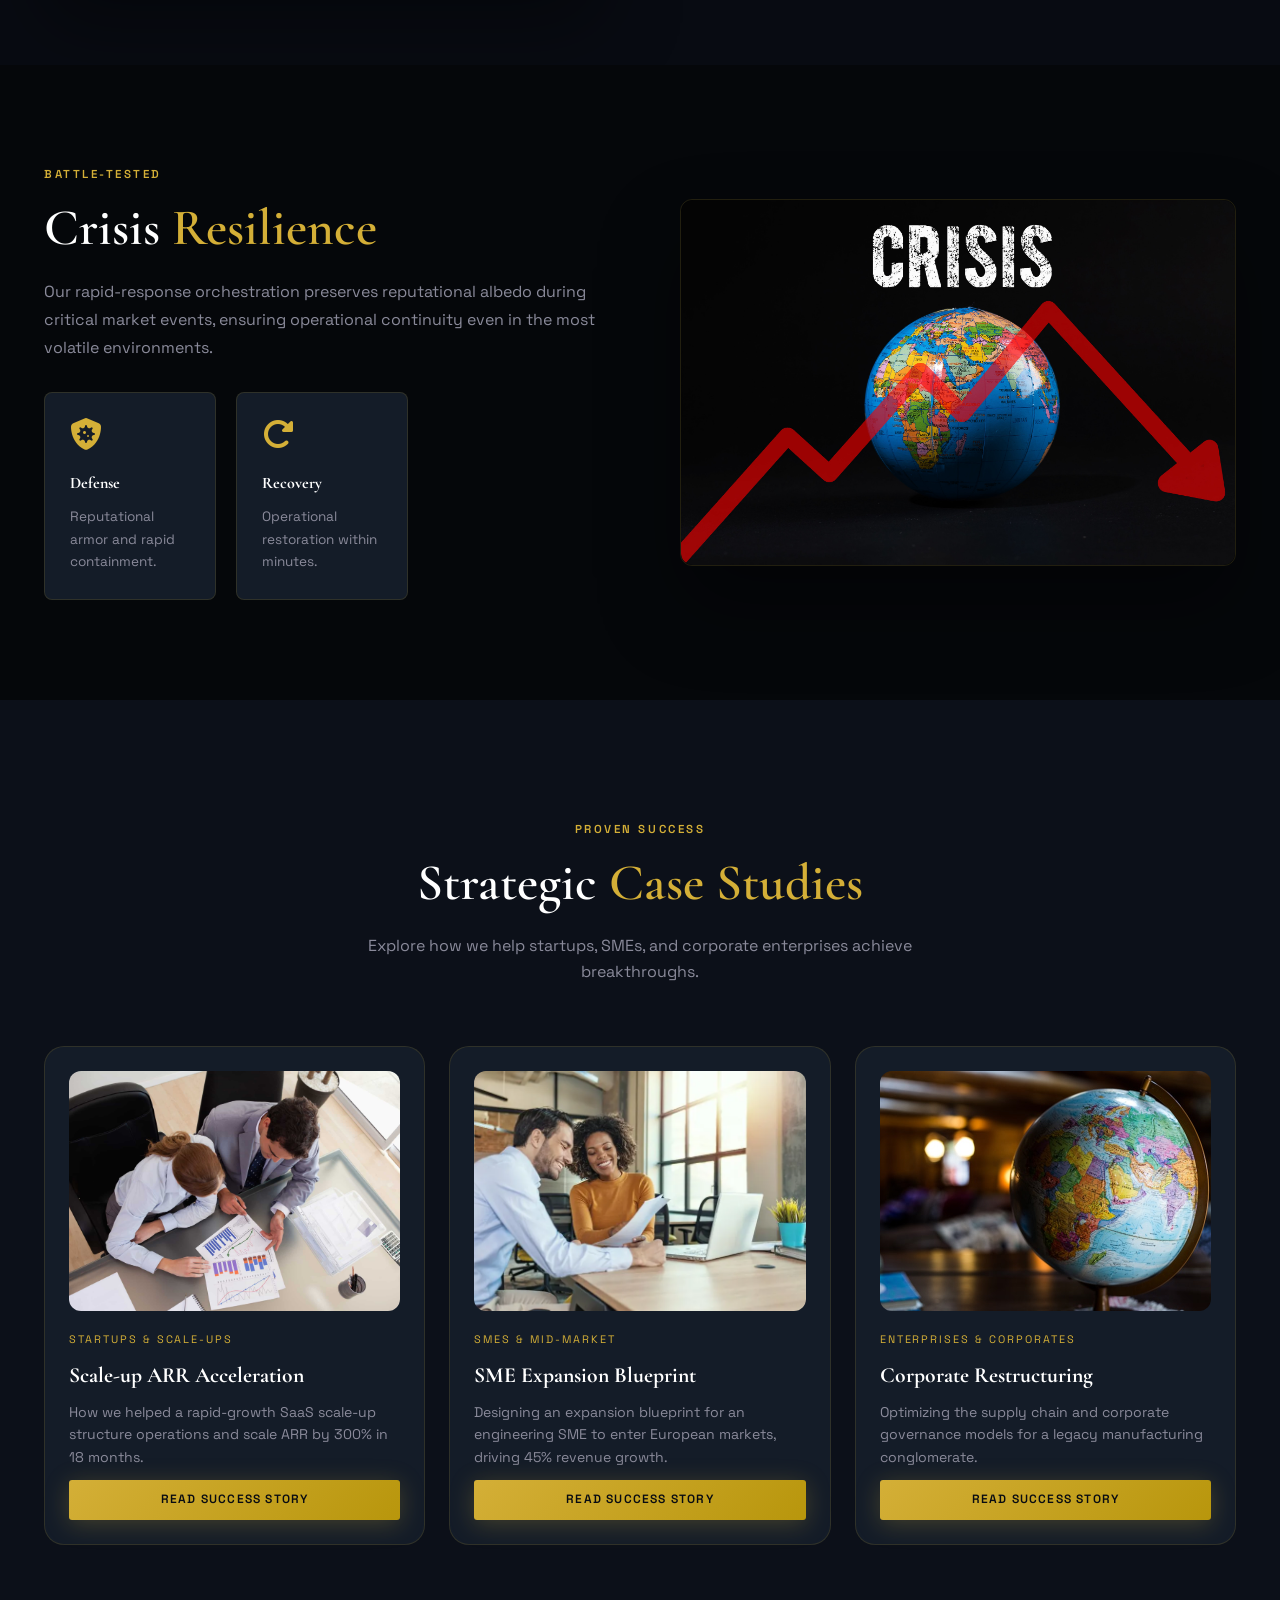
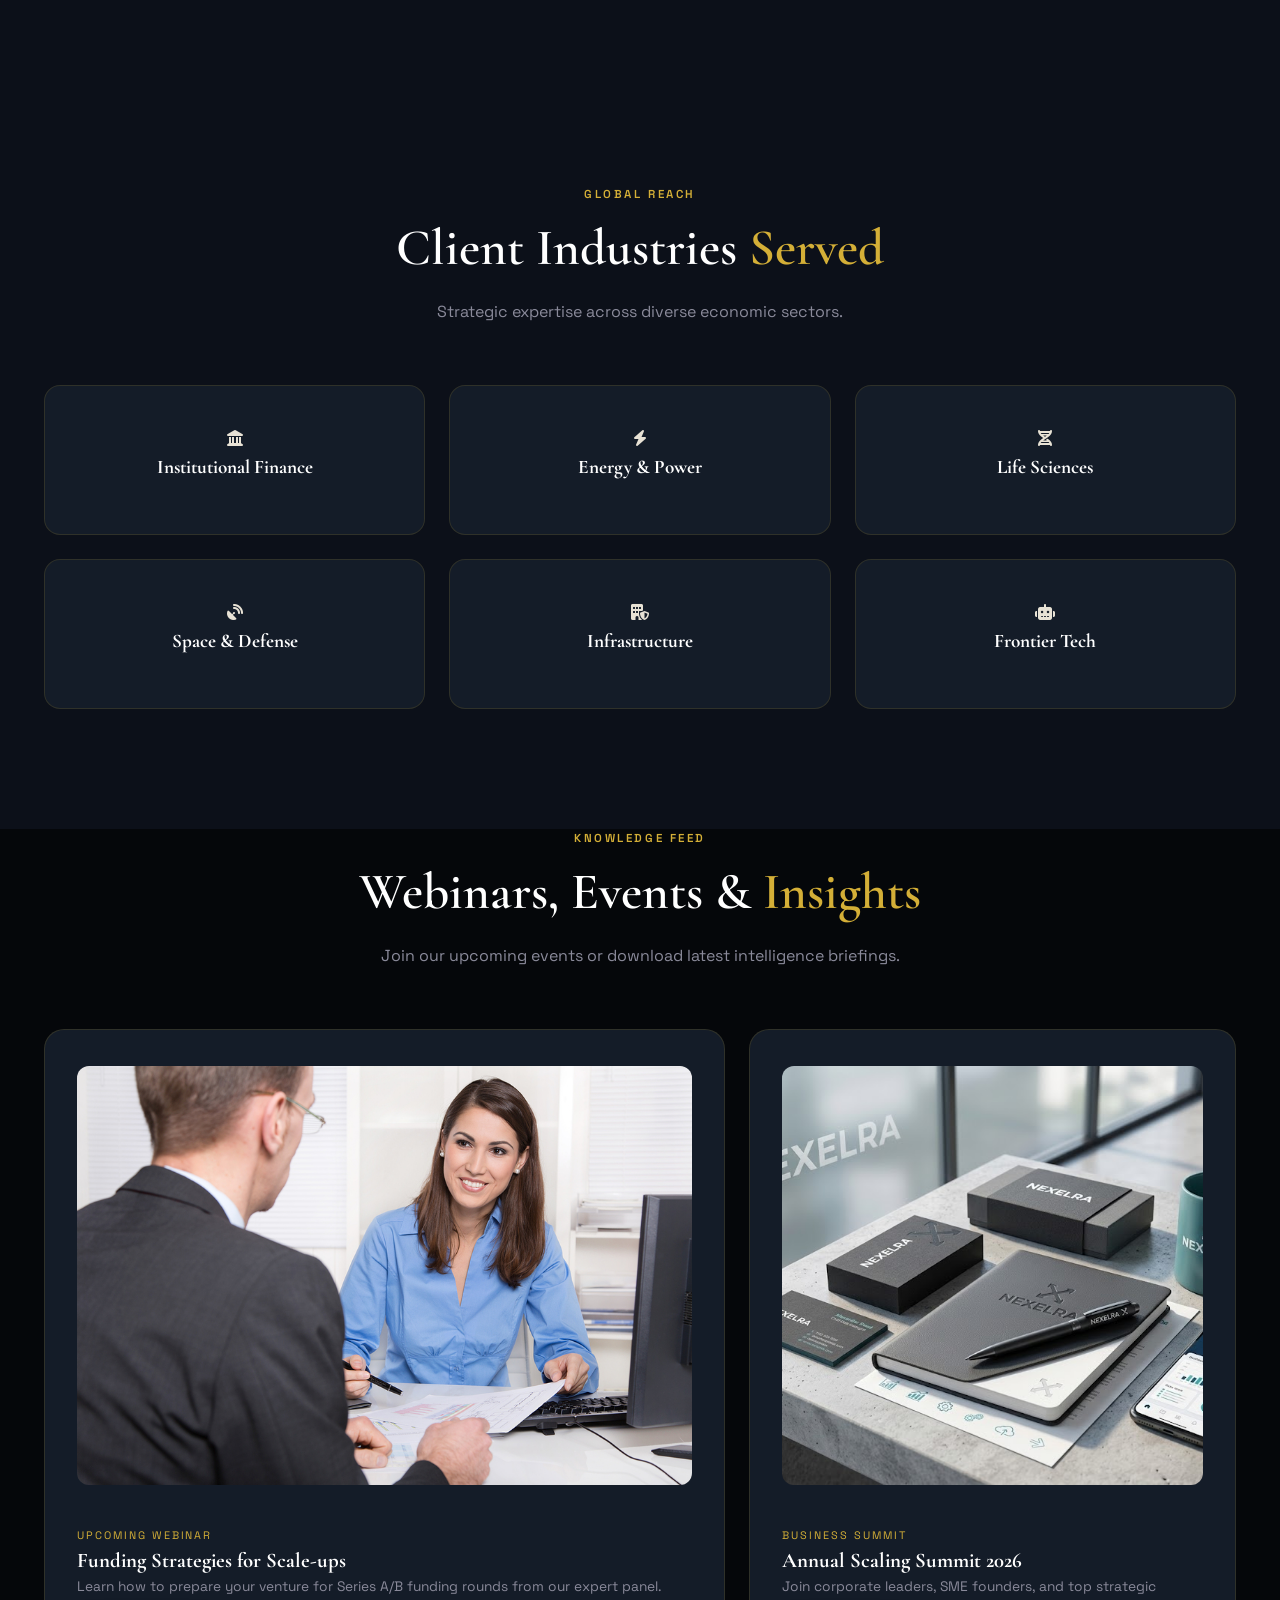
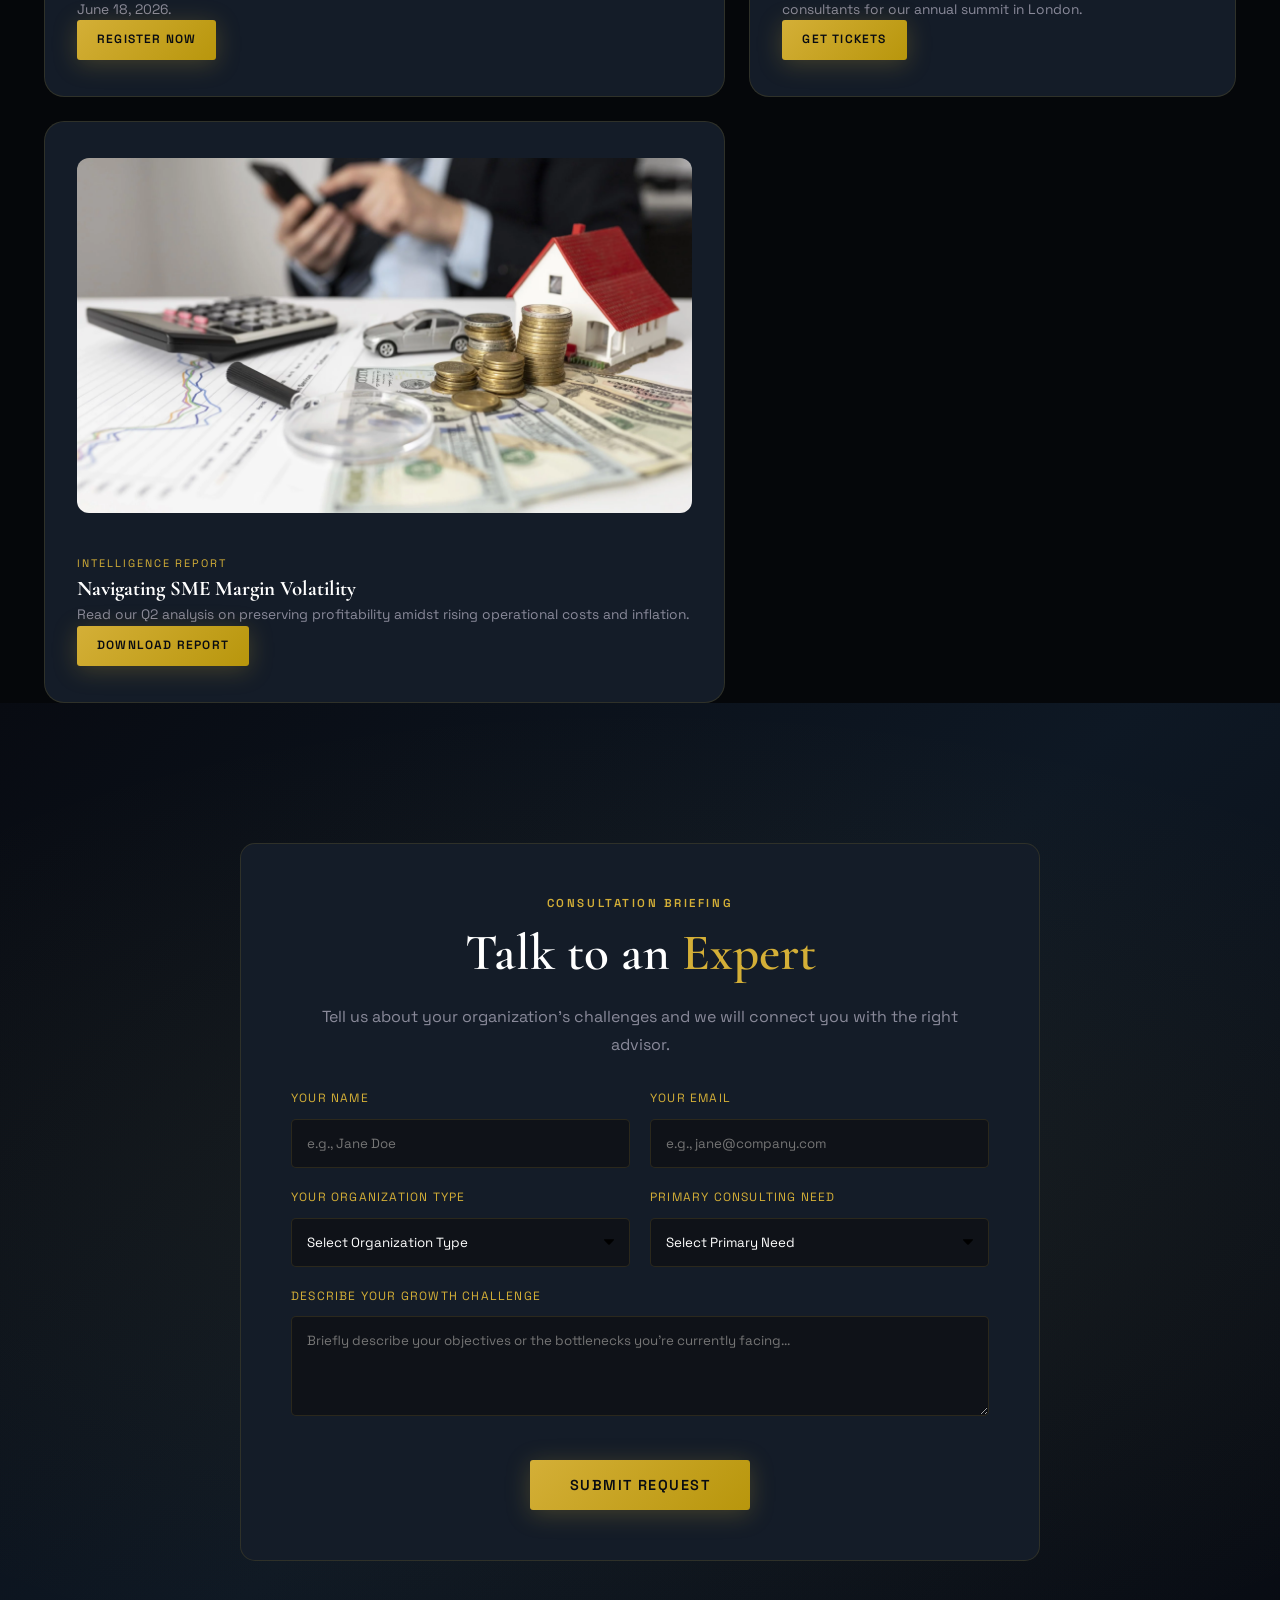
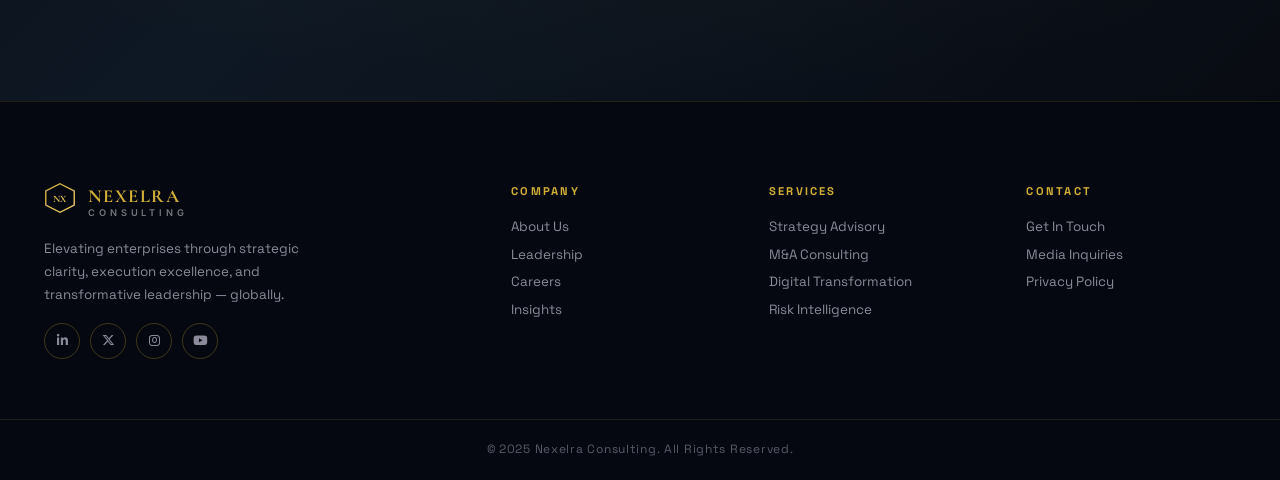
<file: services.html>
<!DOCTYPE html>
<html lang="en" dir="ltr">

<head>
    <meta charset="UTF-8" />
    <meta name="viewport" content="width=device-width, initial-scale=1.0" />
    <link rel="icon" type="image/png" href="favicon.png">
    <title>Services | Nexelra Consulting | Global Strategic Solutions</title>
    <meta name="description"
        content="Our comprehensive suite of consulting services — from sovereign strategy to digital albedo — empowers global enterprises for the next era." />
    <link rel="preconnect" href="https://fonts.googleapis.com" />
    <link rel="preconnect" href="https://fonts.gstatic.com" crossorigin />
    <link
        href="https://fonts.googleapis.com/css2?family=Cormorant+Garamond:ital,wght@0,300;0,400;0,500;0,600;0,700;1,300;1,400;1,600&family=Inter:wght@300;400;500;600;700&family=Playfair+Display:ital,wght@0,400;0,700;0,900;1,400;1,700&family=Space+Grotesk:wght@300;400;500;600;700&display=swap"
        rel="stylesheet" />
    <link rel="stylesheet" href="https://cdnjs.cloudflare.com/ajax/libs/font-awesome/6.5.0/css/all.min.css" />
    <link rel="stylesheet" href="https://unpkg.com/aos@next/dist/aos.css" />
    <style>
        /* Aggressive Animation Lockdown for Services Hero */
        .service-hero,
        .service-hero-bg,
        .service-hero-content,
        .service-hero-content * {
            animation: none !important;
            transition: none !important;
            transform: none !important;
            opacity: 1 !important;
            visibility: visible !important;
        }
    </style>
    <link rel="stylesheet" href="style.css" />
</head>

<body>

    <!-- ══════════════════════════════════════════ NAVBAR ══════════════════════════════════════════ -->
    <header class="navbar" id="navbar">
        <div class="nav-inner">
            <a href="index.html" class="nav-logo" style="text-decoration: none;">
                <div class="logo-mark">
                    <svg width="36" height="36" viewBox="0 0 36 36" fill="none">
                        <polygon points="18,2 34,10 34,26 18,34 2,26 2,10" fill="none" stroke="url(#gGold)"
                            stroke-width="1.5" />
                        <text x="18" y="22" text-anchor="middle" fill="url(#gGold)" font-size="11"
                            font-family="Cormorant Garamond" font-weight="700" letter-spacing="1">NX</text>
                        <defs>
                            <linearGradient id="gGold" x1="0" y1="0" x2="36" y2="36" gradientUnits="userSpaceOnUse">
                                <stop offset="0%" stop-color="#D4AF37" />
                                <stop offset="50%" stop-color="#F5D16A" />
                                <stop offset="100%" stop-color="#B8960C" />
                            </linearGradient>
                        </defs>
                    </svg>
                </div>
                <div class="logo-text">
                    <span class="logo-brand">NEXELRA</span>
                    <span class="logo-tagline">CONSULTING</span>
                </div>
            </a>
            <nav class="nav-links" id="navLinks">
                <div class="nav-item has-dropdown">
                    <a href="#" class="nav-link" id="homeLink">Home <i
                            class="fa-solid fa-chevron-down nav-arrow"></i></a>
                    <div class="dropdown-menu" id="homeDropdown">
                        <a href="index.html" class="dropdown-item">Home 1</a>
                        <a href="index2.html" class="dropdown-item">Home 2</a>
                    </div>
                </div>
                <div class="nav-item">
                    <a href="about.html" class="nav-link">About</a>
                </div>
                <div class="nav-item">
                    <a href="services.html" class="nav-link active">Services</a>
                </div>
                <div class="nav-item">
                    <a href="contact.html" class="nav-link">Contact</a>
                </div>
                <div class="nav-item has-dropdown">
                    <a href="#" class="nav-link" id="dashLink">Dashboard <i
                            class="fa-solid fa-chevron-down nav-arrow"></i></a>
                    <div class="dropdown-menu" id="dashDropdown">
                        <a href="user-dashboard.html" class="dropdown-item">User Dashboard</a>
                        <a href="admin-dashboard.html" class="dropdown-item">Admin Dashboard</a>
                    </div>
                </div>
            </nav>
            <div class="nav-right">
                <a href="login.html" class="btn btn-gold header-login-btn">LOGIN</a>
                <button class="theme-toggle" id="themeBtn" title="Toggle Light/Dark" aria-label="Toggle color theme">
                    <i class="fa-solid fa-moon"></i>
                    <i class="fa-solid fa-sun"></i>
                    <span class="theme-tooltip">Dark / Light</span>
                </button>
                <button class="globe-btn" id="globeBtn" title="Toggle LTR / RTL">
                    <span>LTR</span>
                </button>
                <button class="hamburger" id="hamburger">
                    <span></span><span></span><span></span>
                </button>
            </div>
        </div>
    </header>

    <!-- Mobile Drawer -->
    <div class="mobile-drawer" id="mobileDrawer">
        <div class="drawer-topbar">
            <button class="drawer-theme" id="drawerTheme" aria-label="Toggle theme">
                <i class="fa-solid fa-moon"></i>
                <i class="fa-solid fa-sun"></i>
            </button>
            <button class="drawer-globe" id="drawerGlobe" aria-label="Toggle direction">
                <span>LTR</span>
            </button>
            <button class="drawer-close" id="drawerClose" aria-label="Close menu">
                <i class="fa-solid fa-xmark"></i>
            </button>
        </div>
        <nav class="drawer-nav">
            <div class="drawer-item has-sub">
                <button class="drawer-link sub-toggle" id="mobileHomeToggle">
                    HOME <i class="fa-solid fa-chevron-down drawer-arrow"></i>
                </button>
                <div class="drawer-sub" id="mobileHomeSub">
                    <a href="index.html" class="drawer-sub-link">Home 1</a>
                    <a href="index2.html" class="drawer-sub-link">Home 2</a>
                </div>
            </div>
            <div class="drawer-item"><a href="about.html" class="drawer-link">ABOUT</a></div>
            <div class="drawer-item"><a href="services.html" class="drawer-link">SERVICES</a></div>
            <div class="drawer-item"><a href="contact.html" class="drawer-link">CONTACT</a></div>
            <div class="drawer-item has-sub">
                <button class="drawer-link sub-toggle" id="mobileDashToggle">
                    DASHBOARD <i class="fa-solid fa-chevron-down drawer-arrow"></i>
                </button>
                <div class="drawer-sub" id="mobileDashSub">
                    <a href="user-dashboard.html" class="drawer-sub-link">User Dashboard</a>
                    <a href="admin-dashboard.html" class="drawer-sub-link">Admin Dashboard</a>
                </div>
            </div>

            <!-- LOGIN BUTTON -->
            <a href="login.html" class="btn btn-gold drawer-login-btn">LOGIN</a>
        </nav>
        <div class="drawer-footer">
        </div>
    </div>

    <!-- ══════════════════════════════════════════ SECTION 1 — HERO ══════════════════════════════════════════ -->
    <section class="section service-hero" id="hero">
        <div class="service-hero-bg"></div>
        <div class="container hero-container">
            <div class="service-hero-content">
                <p class="section-eyebrow">Strategy & Business Growth Advisory</p>
                <h1 class="hero-title">High-Impact Strategy <br /><span class="gold">Built for Scaling.</span></h1>
                <p class="hero-subtitle">Bespoke business advisory, strategic planning, and performance optimization for startups, SMEs, and visionary enterprises globally.</p>
            </div>
        </div>
    </section>

    <!-- ══════════════════════════════════════════ SECTION 2 — GROWTH PLANNING (STARTUPS) ══════════════════════════════════════════ -->
    <section class="section service-block bg-deep" id="growth-planning">
        <div class="container">
            <div class="about-grid side-by-side">
                <div class="about-visual" data-aos="fade-right">
                    <img src="b1.jpg" alt="Strategic Growth Planning" class="about-img" />
                </div>
                <div class="about-text" data-aos="fade-left">
                    <p class="section-eyebrow">Startups & Scale-ups</p>
                    <h2 class="section-title">Strategic <span class="gold">Growth Planning</span></h2>
                    <p class="section-body">We partner with high-potential startups and rapid-growth scale-ups to design robust business models, secure product-market fit, and architect sustainable scaling strategies. From market entry validation to venture readiness, we bridge the gap between disruptive innovation and operational maturity.</p>
                    <div class="stat-pillars">
                        <div class="stat-p"><span>120+</span><label>Startups Scaled</label></div>
                        <div class="stat-p"><span>$850M+</span><label>Funding Raised</label></div>
                    </div>
                </div>
            </div>
        </div>
    </section>

    <!-- ══════════════════════════════════════════ SECTION 3 — GROWTH ADVISORY (SMES) ══════════════════════════════════════════ -->
    <section class="section service-block" id="growth-advisory">
        <div class="container">
            <div class="about-grid side-by-side reverse">
                <div class="about-visual" data-aos="fade-left">
                    <img src="brand.jpg" alt="Business Growth Advisory" class="about-img" />
                </div>
                <div class="about-text" data-aos="fade-right">
                    <p class="section-eyebrow">SMEs & Mid-Market</p>
                    <h2 class="section-title">Business <span class="gold">Growth Advisory</span></h2>
                    <p class="section-body">Tailored for established small-to-medium enterprises ready to unlock their next tier of performance. We audit operational bottlenecks, design scalable organizational structures, and optimize revenue streams to drive predictable, compounding growth in competitive markets.</p>
                    <div class="capability-grid">
                        <div class="cap-card">
                            <i class="fa-solid fa-chart-line"></i>
                            <h4>Revenue Optimization</h4>
                            <p>Maximizing customer lifetime value and product pricing models.</p>
                        </div>
                        <div class="cap-card">
                            <i class="fa-solid fa-gears"></i>
                            <h4>Operational Scaling</h4>
                            <p>Streamlining internal processes to improve efficiency and profit margins.</p>
                        </div>
                    </div>
                </div>
            </div>
        </div>
    </section>

    <!-- ══════════════════════════════════════════ SECTION 4 — CORPORATE STRATEGY (ENTERPRISES) ══════════════════════════════════════════ -->
    <section class="section service-block" id="corporate-strategy">
        <div class="container">
            <div class="about-grid side-by-side">
                <div class="about-visual" data-aos="fade-right">
                    <img src="sovereign_advisory.png" alt="Corporate Strategy & Board Advisory" class="about-img" />
                </div>
                <div class="about-text" data-aos="fade-left">
                    <p class="section-eyebrow">Enterprises & Corporate Teams</p>
                    <h2 class="section-title">Corporate Strategy & <span class="gold">Board Advisory</span></h2>
                    <p class="section-body">We partner with boardrooms and corporate leadership of visionary enterprises to navigate complex market disruptions, regulatory shifts, and long-term organizational transformation. Our advisory brings deep structural clarity to drive corporate governance and enterprise resilience.</p>
                    <div class="stat-pillars">
                        <div class="stat-p"><span>45+</span><label>Enterprise Partners</label></div>
                        <div class="stat-p"><span>98%</span><label>Retention Rate</label></div>
                    </div>
                </div>
            </div>
        </div>
    </section>


    <!-- ══════════════════════════════════════════ SECTION 6 — ESG ══════════════════════════════════════════ -->
    <section class="section service-block" id="esg">
        <div class="container">
            <div class="about-grid side-by-side">
                <div class="about-visual" data-aos="fade-right">
                    <img src="gov.jpg" alt="ESG" class="about-img" />
                </div>
                <div class="about-text" data-aos="fade-left">
                    <p class="section-eyebrow">Legacy Building</p>
                    <h2 class="section-title">Sustainable <span class="gold">Governance</span></h2>
                    <p class="section-body">We build corporate legacies that thrive through the transition to a
                        low-carbon economy, integrating ESG markers directly into your organizational DNA for measurable
                        statutory advantage.</p>
                    <div class="process-steps">
                        <div class="p-step">
                            <h4>Audit</h4>
                            <p>Emission maps.</p>
                        </div>
                        <div class="p-step">
                            <h4>Arch</h4>
                            <p>Green albedo.</p>
                        </div>
                        <div class="p-step">
                            <h4>Cert</h4>
                            <p>Global trust.</p>
                        </div>
                    </div>
                </div>
            </div>
        </div>
    </section>

    <!-- ══════════════════════════════════════════ SECTION 7 — CRISIS ══════════════════════════════════════════ -->
    <section class="section service-block bg-deep" id="crisis">
        <div class="container">
            <div class="about-grid side-by-side reverse">
                <div class="about-visual" data-aos="fade-left">
                    <img src="cris.jpg" alt="Crisis Management" class="about-img" />
                </div>
                <div class="about-text" data-aos="fade-right">
                    <p class="section-eyebrow">Battle-Tested</p>
                    <h2 class="section-title">Crisis <span class="gold">Resilience</span></h2>
                    <p class="section-body">Our rapid-response orchestration preserves reputational albedo during
                        critical market events, ensuring operational continuity even in the most volatile environments.
                    </p>
                    <div class="capability-grid">
                        <div class="cap-card">
                            <i class="fa-solid fa-shield-virus"></i>
                            <h4>Defense</h4>
                            <p>Reputational armor and rapid containment.</p>
                        </div>
                        <div class="cap-card">
                            <i class="fa-solid fa-rotate-right"></i>
                            <h4>Recovery</h4>
                            <p>Operational restoration within minutes.</p>
                        </div>
                    </div>
                </div>
            </div>
        </div>
    </section>

    <!-- ══════════════════════════════════════════ SECTION 8 — CASE STUDIES & SUCCESS STORIES ══════════════════════════════════════════ -->
    <section class="section cases-section" id="cases">
        <div class="container">
            <div class="section-header" data-aos="fade-up">
                <p class="section-eyebrow">Proven Success</p>
                <h2 class="section-title">Strategic <span class="gold">Case Studies</span></h2>
                <p class="section-subhead" style="text-align: center;">Explore how we help startups, SMEs, and corporate enterprises achieve breakthroughs.</p>
            </div>
            <div class="cases-grid">
                <!-- Case 1 -->
                <div class="case-card" data-aos="fade-up">
                    <div class="case-img-box"><img src="b4.jpg" alt="Scale-up Growth Acceleration" /></div>
                    <div class="case-content">
                        <span class="case-tag">Startups & Scale-ups</span>
                        <h3>Scale-up ARR Acceleration</h3>
                        <p>How we helped a rapid-growth SaaS scale-up structure operations and scale ARR by 300% in 18 months.</p>
                        <a href="#talk-to-expert" class="btn btn-gold btn-sm">Read Success Story</a>
                    </div>
                </div>
                <!-- Case 2 -->
                <div class="case-card" data-aos="fade-up" style="--delay: 0.1s">
                    <div class="case-img-box"><img src="b5.webp" alt="SME Market Dominance" /></div>
                    <div class="case-content">
                        <span class="case-tag">SMEs & Mid-Market</span>
                        <h3>SME Expansion Blueprint</h3>
                        <p>Designing an expansion blueprint for an engineering SME to enter European markets, driving 45% revenue growth.</p>
                        <a href="#talk-to-expert" class="btn btn-gold btn-sm">Read Success Story</a>
                    </div>
                </div>
                <!-- Case 3 -->
                <div class="case-card" data-aos="fade-up" style="--delay: 0.2s">
                    <div class="case-img-box"><img src="glo.jpg" alt="Enterprise Strategy" /></div>
                    <div class="case-content">
                        <span class="case-tag">Enterprises & Corporates</span>
                        <h3>Corporate Restructuring</h3>
                        <p>Optimizing the supply chain and corporate governance models for a legacy manufacturing conglomerate.</p>
                        <a href="#talk-to-expert" class="btn btn-gold btn-sm">Read Success Story</a>
                    </div>
                </div>
            </div>
        </div>
    </section>

    <!-- ══════════════════════════════════════════ SECTION 9 — INDUSTRIES ══════════════════════════════════════════ -->
    <section class="section industries-section" id="industries">
        <div class="container">
            <div class="section-header" data-aos="fade-up">
                <p class="section-eyebrow">Global Reach</p>
                <h2 class="section-title">Client Industries <span class="gold">Served</span></h2>
                <p class="section-subhead" style="text-align: center;">Strategic expertise across diverse economic sectors.</p>
            </div>
            <div class="industries-grid">
                <div class="industry-card" data-aos="fade-up">
                    <i class="fa-solid fa-landmark"></i>
                    <h3>Institutional Finance</h3>
                </div>
                <div class="industry-card" data-aos="fade-up" style="--delay: 0.1s">
                    <i class="fa-solid fa-bolt"></i>
                    <h3>Energy & Power</h3>
                </div>
                <div class="industry-card" data-aos="fade-up" style="--delay: 0.2s">
                    <i class="fa-solid fa-dna"></i>
                    <h3>Life Sciences</h3>
                </div>
                <div class="industry-card" data-aos="fade-up" style="--delay: 0.3s">
                    <i class="fa-solid fa-satellite-dish"></i>
                    <h3>Space & Defense</h3>
                </div>
                <div class="industry-card" data-aos="fade-up" style="--delay: 0.4s">
                    <i class="fa-solid fa-building-shield"></i>
                    <h3>Infrastructure</h3>
                </div>
                <div class="industry-card" data-aos="fade-up" style="--delay: 0.5s">
                    <i class="fa-solid fa-robot"></i>
                    <h3>Frontier Tech</h3>
                </div>
            </div>
        </div>
    </section>

    <!-- ══════════════════════════════════════════ SECTION 10 — WEBINARS & BUSINESS EVENTS ══════════════════════════════════════════ -->
    <section class="section insights-news-section bg-deep" id="webinars-insights">
        <div class="container">
            <div class="section-header" data-aos="fade-up">
                <p class="section-eyebrow">Knowledge Feed</p>
                <h2 class="section-title">Webinars, Events & <span class="gold">Insights</span></h2>
                <p class="section-subhead" style="text-align: center;">Join our upcoming events or download latest intelligence briefings.</p>
            </div>
            <div class="insights-grid">
                <!-- Webinar 1 -->
                <div class="insight-card" data-aos="fade-up">
                    <div class="insight-img-box"><img src="b6.jpg" alt="Webinar" /></div>
                    <div class="insight-content">
                        <span class="insight-tag">Upcoming Webinar</span>
                        <h3>Funding Strategies for Scale-ups</h3>
                        <p>Learn how to prepare your venture for Series A/B funding rounds from our expert panel. June 18, 2026.</p>
                        <a href="#talk-to-expert" class="btn btn-gold btn-sm">Register Now</a>
                    </div>
                </div>
                <!-- Event 2 -->
                <div class="insight-card" data-aos="fade-up" data-aos-delay="100">
                    <div class="insight-img-box"><img src="brand.jpg" alt="Business Summit" /></div>
                    <div class="insight-content">
                        <span class="insight-tag">Business Summit</span>
                        <h3>Annual Scaling Summit 2026</h3>
                        <p>Join corporate leaders, SME founders, and top strategic consultants for our annual summit in London.</p>
                        <a href="#talk-to-expert" class="btn btn-gold btn-sm">Get Tickets</a>
                    </div>
                </div>
                <!-- Insight 3 -->
                <div class="insight-card" data-aos="fade-up" data-aos-delay="200">
                    <div class="insight-img-box"><img src="fin.webp" alt="Insight Report" /></div>
                    <div class="insight-content">
                        <span class="insight-tag">Intelligence Report</span>
                        <h3>Navigating SME Margin Volatility</h3>
                        <p>Read our Q2 analysis on preserving profitability amidst rising operational costs and inflation.</p>
                        <a href="#talk-to-expert" class="btn btn-gold btn-sm">Download Report</a>
                    </div>
                </div>
            </div>
        </div>
    </section>

    <!-- ══════════════════════════════════════════ SECTION 11 — TALK TO AN EXPERT ══════════════════════════════════════════ -->
    <section class="section cta-section" id="talk-to-expert">
        <div class="cta-bg"></div>
        <div class="container">
            <div class="expert-consultation-card" data-aos="zoom-in">
                <div class="cta-content" style="text-align: center; margin-bottom: 30px;">
                    <p class="section-eyebrow" style="margin-bottom: 10px;">Consultation Briefing</p>
                    <h2 class="section-title">Talk to an <span class="gold">Expert</span></h2>
                    <p class="section-body">Tell us about your organization's challenges and we will connect you with the right advisor.</p>
                </div>
                <form id="expertConsultationForm" class="expert-form">
                    <div class="form-group">
                        <label for="expName">Your Name</label>
                        <input type="text" id="expName" class="form-control" placeholder="e.g., Jane Doe" required />
                    </div>
                    <div class="form-group">
                        <label for="expEmail">Your Email</label>
                        <input type="email" id="expEmail" class="form-control" placeholder="e.g., jane@company.com" required />
                    </div>
                    <div class="form-group">
                        <label for="expAudience">Your Organization Type</label>
                        <select id="expAudience" class="form-control" style="appearance: none; -webkit-appearance: none; background-image: url('data:image/svg+xml;charset=US-ASCII,%3Csvg%20xmlns%3D%22http%3A%2F%2Fwww.w3.org%2F2000%2Fsvg%22%20width%3D%22292.4%22%20height%3D%22292.4%22%3E%3Cpath%20fill%3D%22%2523D4AF37%22%20d%3D%22M287%2069.4a17.6%2017.6%200%200%200-13-5.4H18.4c-5%200-9.3%201.8-12.9%205.4A17.6%2017.6%200%200%200%200%2082.2c0%205%201.8%209.3%205.4%2012.9l128%20127.9c3.6%203.6%207.8%205.4%2012.8%205.4s9.2-1.8%2012.8-5.4L287%2095c3.5-3.5%205.4-7.8%205.4-12.8%200-5-1.9-9.2-5.5-12.8z%22%2F%3E%3C%2Fsvg%3E'); background-repeat: no-repeat; background-position: right 15px top 50%; background-size: 10px auto; padding-right: 30px;" required>
                            <option value="" disabled selected>Select Organization Type</option>
                            <option value="startup">Startup & Scale-up</option>
                            <option value="sme">SME & Mid-Market</option>
                            <option value="enterprise">Enterprise & Corporate Team</option>
                        </select>
                    </div>
                    <div class="form-group">
                        <label for="expService">Primary Consulting Need</label>
                        <select id="expService" class="form-control" style="appearance: none; -webkit-appearance: none; background-image: url('data:image/svg+xml;charset=US-ASCII,%3Csvg%20xmlns%3D%22http%3A%2F%2Fwww.w3.org%2F2000%2Fsvg%22%20width%3D%22292.4%22%20height%3D%22292.4%22%3E%3Cpath%20fill%3D%22%2523D4AF37%22%20d%3D%22M287%2069.4a17.6%2017.6%200%200%200-13-5.4H18.4c-5%200-9.3%201.8-12.9%205.4A17.6%2017.6%200%200%200%200%2082.2c0%205%201.8%209.3%205.4%2012.9l128%20127.9c3.6%203.6%207.8%205.4%2012.8%205.4s9.2-1.8%2012.8-5.4L287%2095c3.5-3.5%205.4-7.8%205.4-12.8%200-5-1.9-9.2-5.5-12.8z%22%2F%3E%3C%2Fsvg%3E'); background-repeat: no-repeat; background-position: right 15px top 50%; background-size: 10px auto; padding-right: 30px;" required>
                            <option value="" disabled selected>Select Primary Need</option>
                            <option value="growth-planning">Strategic Growth Planning</option>
                            <option value="growth-advisory">Business Growth Advisory</option>
                            <option value="corporate-strategy">Corporate Strategy & Board Advisory</option>
                            <option value="esg-governance">ESG & Governance Strategy</option>
                            <option value="crisis-turnaround">Crisis & Business Resilience</option>
                        </select>
                    </div>
                    <div class="form-group" style="grid-column: span 2;">
                        <label for="expMessage">Describe Your Growth Challenge</label>
                        <textarea id="expMessage" class="form-control" rows="4" placeholder="Briefly describe your objectives or the bottlenecks you're currently facing..." required></textarea>
                    </div>
                    <div style="grid-column: span 2; text-align: center; margin-top: 15px;">
                        <button type="submit" class="btn btn-gold btn-lg">Submit Request</button>
                    </div>
                </form>
                <div id="expertConsultationSuccess" style="display: none; text-align: center; padding: 40px 0;">
                    <i class="fa-solid fa-circle-check" style="font-size: 3.5rem; color: var(--gold); margin-bottom: 20px;"></i>
                    <h3 style="color: var(--white); font-family: var(--font-display); font-size: 2rem; margin-bottom: 10px;">Request Received</h3>
                    <p style="color: var(--text-muted); max-width: 500px; margin: 0 auto;">Thank you. A senior strategic partner from our advisory board will contact you within 4 hours to coordinate a private briefing.</p>
                </div>
            </div>
        </div>
    </section>

    <!-- ══════════════════════════════════════════ FOOTER ══════════════════════════════════════════ -->
    <footer class="footer">
        <div class="footer-top">
            <div class="container footer-grid">
                <div class="footer-brand">
                    <div class="nav-logo">
                        <div class="logo-mark">
                            <svg width="32" height="32" viewBox="0 0 36 36" fill="none">
                                <polygon points="18,2 34,10 34,26 18,34 2,26 2,10" fill="none" stroke="url(#fGold)"
                                    stroke-width="1.5" />
                                <text x="18" y="22" text-anchor="middle" fill="url(#fGold)" font-size="11"
                                    font-family="Cormorant Garamond" font-weight="700" letter-spacing="1">NX</text>
                                <defs>
                                    <linearGradient id="fGold" x1="0" y1="0" x2="36" y2="36"
                                        gradientUnits="userSpaceOnUse">
                                        <stop offset="0%" stop-color="#D4AF37" />
                                        <stop offset="100%" stop-color="#F5D16A" />
                                    </linearGradient>
                                </defs>
                            </svg>
                        </div>
                        <div class="logo-text">
                            <span class="logo-brand">NEXELRA</span>
                            <span class="logo-tagline">CONSULTING</span>
                        </div>
                    </div>
                    <p class="footer-about">Elevating enterprises through strategic clarity, execution excellence, and
                        transformative leadership — globally.</p>
                    <div class="footer-socials">
                        <a href="#" aria-label="LinkedIn"><i class="fa-brands fa-linkedin-in"></i></a>
                        <a href="#" aria-label="Twitter"><i class="fa-brands fa-x-twitter"></i></a>
                        <a href="#" aria-label="Instagram"><i class="fa-brands fa-instagram"></i></a>
                        <a href="#" aria-label="YouTube"><i class="fa-brands fa-youtube"></i></a>
                    </div>
                </div>
                <div class="footer-col">
                    <h4>Company</h4>
                    <a href="about.html">About Us</a>
                    <a href="#">Leadership</a>
                    <a href="#">Careers</a>
                    <a href="#">Insights</a>
                </div>
                <div class="footer-col">
                    <h4>Services</h4>
                    <a href="services.html">Strategy Advisory</a>
                    <a href="services.html">M&A Consulting</a>
                    <a href="services.html">Digital Transformation</a>
                    <a href="services.html">Risk Intelligence</a>
                </div>
                <div class="footer-col">
                    <h4>Contact</h4>
                    <a href="contact.html">Get In Touch</a>
                    <a href="#">Media Inquiries</a>
                    <a href="#">Privacy Policy</a>
                </div>
            </div>
        </div>
        <div class="footer-bottom">
            <p>© 2025 Nexelra Consulting. All Rights Reserved.</p>
        </div>
    </footer>

    <!-- Back to Top -->
    <button class="back-top" id="backTop" aria-label="Back to top"><i class="fa-solid fa-arrow-up"></i></button>

    <script src="script.js"></script>
    <script src="https://unpkg.com/aos@next/dist/aos.js"></script>
    <script>
        AOS.init({
            duration: 1000,
            once: true,
            offset: 100
        });

        // Expert Consultation Form submission handler
        const consultForm = document.getElementById('expertConsultationForm');
        const consultSuccess = document.getElementById('expertConsultationSuccess');
        if (consultForm && consultSuccess) {
            consultForm.addEventListener('submit', function(e) {
                e.preventDefault();
                consultForm.style.display = 'none';
                consultSuccess.style.display = 'block';
            });
        }
    </script>
</body>

</html>
</file>
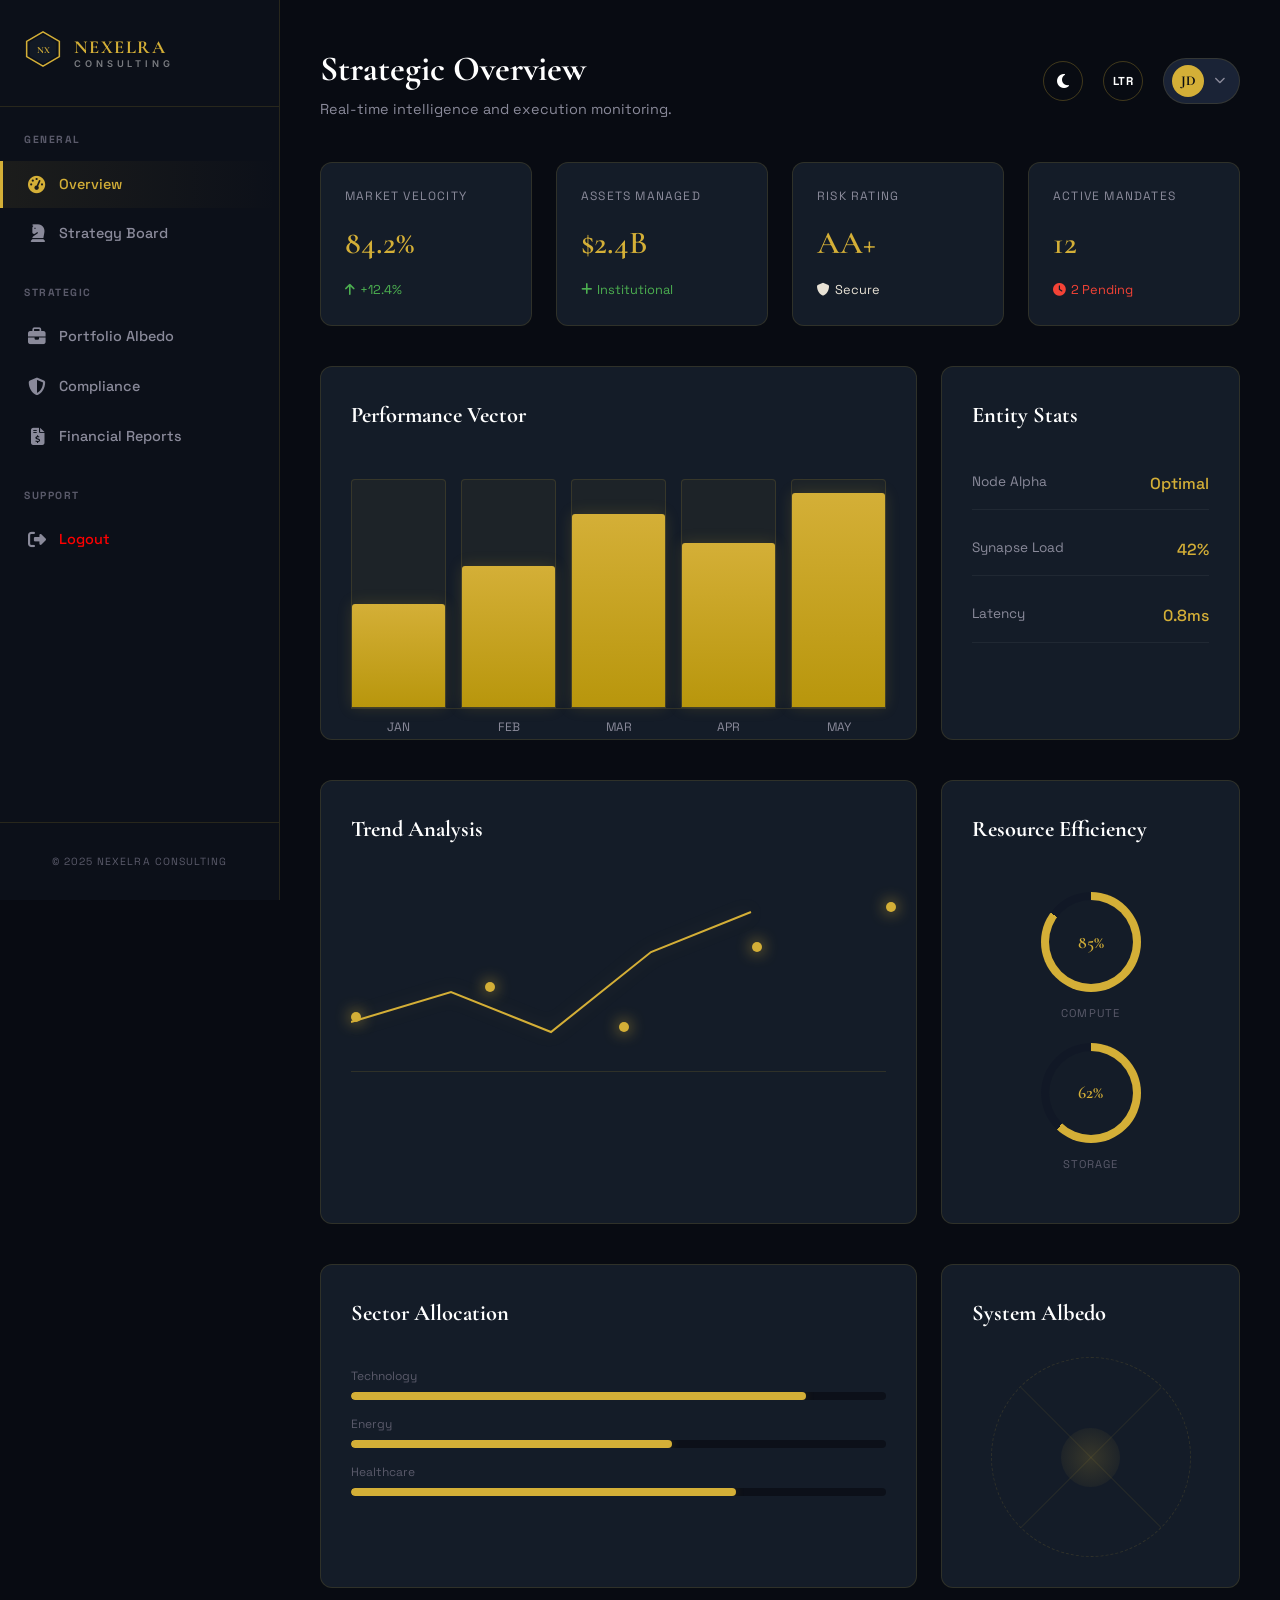
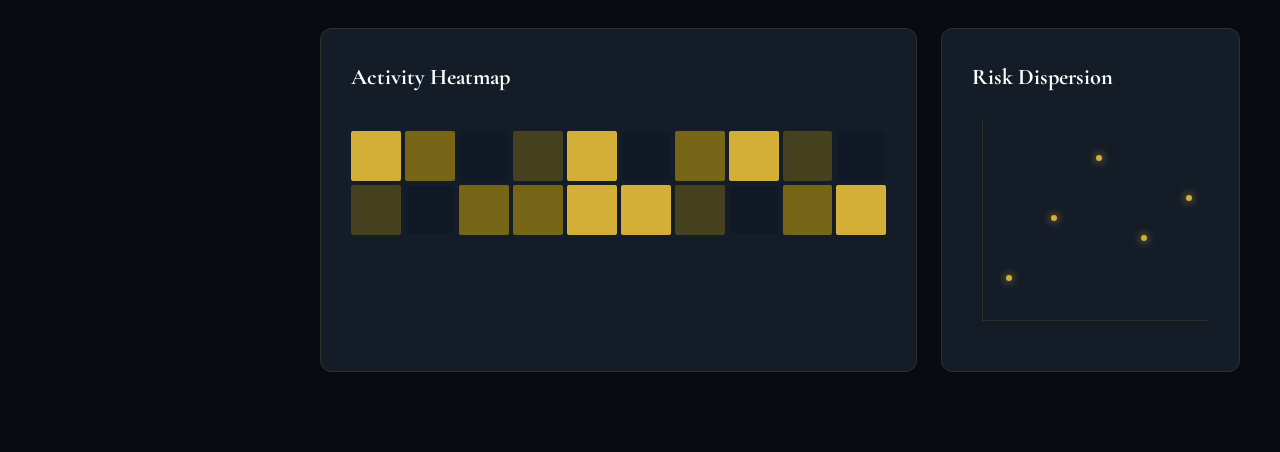
<file: user-dashboard.html>
<!DOCTYPE html>
<html lang="en" dir="ltr">

<head>
    <meta charset="UTF-8">
    <meta name="viewport" content="width=device-width, initial-scale=1.0">
    <link rel="icon" type="image/png" href="favicon.png">
    <title>User Dashboard | Nexelra Consulting</title>
    <link rel="preconnect" href="https://fonts.googleapis.com" />
    <link rel="preconnect" href="https://fonts.gstatic.com" crossorigin />
    <link
        href="https://fonts.googleapis.com/css2?family=Cormorant+Garamond:ital,wght@0,300;0,400;0,500;0,600;0,700;1,300;1,400;1,600&family=Inter:wght@300;400;500;600;700&family=Playfair+Display:ital,wght@0,400;0,700;0,900;1,400;1,700&family=Space+Grotesk:wght@300;400;500;600;700&display=swap"
        rel="stylesheet" />
    <link rel="stylesheet" href="https://cdnjs.cloudflare.com/ajax/libs/font-awesome/6.5.0/css/all.min.css">
    <link rel="stylesheet" href="style.css">
</head>

<body class="dashboard-page">

    <div class="dash-container">
        <!-- Sidebar Navigation -->
        <aside class="dash-sidebar" id="dashSidebar">
            <div class="sidebar-header">
                <button class="dash-close-btn" id="dashSidebarClose" title="Close Sidebar" style="display: none;">
                    <i class="fa-solid fa-xmark"></i>
                </button>
                <a href="index.html" class="nav-logo" style="text-decoration: none;">
                    <div class="logo-mark">
                        <svg width="38" height="38" viewBox="0 0 100 100">
                            <!-- Outer Gold Hexagon -->
                            <polygon points="50,5 93,30 93,70 50,95 7,70 7,30" fill="none" stroke="var(--gold)"
                                stroke-width="4" />
                            <!-- Inner Dark Hexagon Fill -->
                            <polygon points="50,12 85,32 85,68 50,88 15,68 15,32" fill="rgba(20,28,40,0.8)" />
                            <text x="50" y="60" text-anchor="middle" fill="var(--gold)" font-size="24"
                                font-family="var(--font-display)" font-weight="700">NX</text>
                        </svg>
                    </div>
                    <div class="logo-text">
                        <span class="logo-brand">NEXELRA</span>
                        <span class="logo-tagline">CONSULTING</span>
                    </div>
                </a>
            </div>

            <nav class="sidebar-nav">
                <div class="sidebar-label">General</div>
                <a href="#" class="side-link active" data-tab="overview">
                    <i class="fa-solid fa-gauge-high"></i>
                    <span>Overview</span>
                </a>
                <a href="#" class="side-link" data-tab="strategy">
                    <i class="fa-solid fa-chess-knight"></i>
                    <span>Strategy Board</span>
                </a>

                <div class="sidebar-label">Strategic</div>
                <a href="#" class="side-link" data-tab="portfolio">
                    <i class="fa-solid fa-briefcase"></i>
                    <span>Portfolio Albedo</span>
                </a>
                <a href="#" class="side-link" data-tab="compliance">
                    <i class="fa-solid fa-shield-halved"></i>
                    <span>Compliance</span>
                </a>
                <a href="#" class="side-link" data-tab="reports">
                    <i class="fa-solid fa-file-invoice-dollar"></i>
                    <span>Financial Reports</span>
                </a>

                <div class="sidebar-label">Support</div>
                <a href="index.html" class="side-link">
                    <i class="fa-solid fa-right-from-bracket"></i>
                    <span style="color:red;">Logout</span>
                </a>
            </nav>

            <div class="sidebar-footer">
                <p style="font-size: 0.65rem; color: var(--text-dim); text-transform: uppercase; letter-spacing: 0.1em;">© 2025 Nexelra Consulting</p>
            </div>
        </aside>

        <!-- Main Content Area -->
        <main class="dash-main">
            <!-- Mobile Toggle -->
            <button class="dash-menu-toggle" id="dashMenuToggle">
                <i class="fa-solid fa-bars-staggered"></i>
            </button>

            <header class="dash-header">
                <div class="dash-title">
                    <h2 id="currentTabTitle">Strategic Overview</h2>
                    <p id="currentTabSubtitle">Real-time intelligence and execution monitoring.</p>
                </div>
                <div class="dash-controls">
                    <button class="theme-toggle" id="dashTheme" title="Toggle Light/Dark" aria-label="Toggle color theme">
                        <i class="fa-solid fa-moon"></i>
                        <i class="fa-solid fa-sun"></i>
                    </button>
                    <button class="sidebar-globe-btn" id="dashGlobe" title="Toggle LTR/RTL">
                        <span>LTR</span>
                    </button>
                    <div class="dash-profile-trigger" id="profileTrigger" title="User Profile">
                        <div class="profile-avatar">JD</div>
                        <i class="fa-solid fa-chevron-down profile-arrow"></i>
                    </div>
                </div>
            </header>

            <div id="dashContent">
                <!-- 1. OVERVIEW -->
                <div class="tab-content active" id="overview">
                    <div class="kpi-grid">
                        <div class="kpi-card">
                            <div class="kpi-label">Market Velocity</div>
                            <div class="kpi-value">84.2%</div>
                            <div class="kpi-trend up"><i class="fa-solid fa-arrow-up"></i> +12.4%</div>
                        </div>
                        <div class="kpi-card">
                            <div class="kpi-label">Assets Managed</div>
                            <div class="kpi-value">$2.4B</div>
                            <div class="kpi-trend up"><i class="fa-solid fa-plus"></i> Institutional</div>
                        </div>
                        <div class="kpi-card">
                            <div class="kpi-label">Risk Rating</div>
                            <div class="kpi-value">AA+</div>
                            <div class="kpi-trend"><i class="fa-solid fa-shield"></i> Secure</div>
                        </div>
                        <div class="kpi-card">
                            <div class="kpi-label">Active Mandates</div>
                            <div class="kpi-value">12</div>
                            <div class="kpi-trend down"><i class="fa-solid fa-clock"></i> 2 Pending</div>
                        </div>
                    </div>

                    <div class="chart-container">
                        <div class="chart-card">
                            <h3>Performance Vector</h3>
                            <div class="graph-bars">
                                <div class="bar-col" data-label="JAN">
                                    <div class="bar-fill" style="height: 45%;"></div>
                                </div>
                                <div class="bar-col" data-label="FEB">
                                    <div class="bar-fill" style="height: 62%;"></div>
                                </div>
                                <div class="bar-col" data-label="MAR">
                                    <div class="bar-fill" style="height: 85%;"></div>
                                </div>
                                <div class="bar-col" data-label="APR">
                                    <div class="bar-fill" style="height: 72%;"></div>
                                </div>
                                <div class="bar-col" data-label="MAY">
                                    <div class="bar-fill" style="height: 94%;"></div>
                                </div>
                            </div>
                        </div>
                        <div class="chart-card">
                            <h3>Entity Stats</h3>
                            <div class="infographic-list">
                                <div class="info-item"><label>Node Alpha</label><span>Optimal</span></div>
                                <div class="info-item"><label>Synapse Load</label><span>42%</span></div>
                                <div class="info-item"><label>Latency</label><span>0.8ms</span></div>
                            </div>
                        </div>
                    </div>

                    <div class="chart-container">
                        <div class="chart-card">
                            <h3>Trend Analysis</h3>
                            <div class="graph-lines">
                                <svg class="line-svg">
                                    <path class="line-path" d="M0,150 L100,120 L200,160 L300,80 L400,40"></path>
                                </svg>
                                <div class="line-point" style="left: 0%; bottom: 25%;"></div>
                                <div class="line-point" style="left: 25%; bottom: 40%;"></div>
                                <div class="line-point" style="left: 50%; bottom: 20%;"></div>
                                <div class="line-point" style="left: 75%; bottom: 60%;"></div>
                                <div class="line-point" style="left: 100%; bottom: 80%;"></div>
                            </div>
                        </div>
                        <div class="chart-card">
                            <h3>Resource Efficiency</h3>
                            <div class="rings-grid">
                                <div class="progress-ring-item">
                                    <div class="progress-ring" style="--p: 85"><span>85%</span></div>
                                    <div class="ring-label">Compute</div>
                                </div>
                                <div class="progress-ring-item">
                                    <div class="progress-ring" style="--p: 62"><span>62%</span></div>
                                    <div class="ring-label">Storage</div>
                                </div>
                            </div>
                        </div>
                    </div>

                    <div class="chart-container">
                        <div class="chart-card">
                            <h3>Sector Allocation</h3>
                            <div class="graph-bars-horizontal">
                                <div class="bar-row">
                                    <label>Technology</label>
                                    <div class="bar-track">
                                        <div class="bar-progress" style="width: 85%;"></div>
                                    </div>
                                </div>
                                <div class="bar-row">
                                    <label>Energy</label>
                                    <div class="bar-track">
                                        <div class="bar-progress" style="width: 60%;"></div>
                                    </div>
                                </div>
                                <div class="bar-row">
                                    <label>Healthcare</label>
                                    <div class="bar-track">
                                        <div class="bar-progress" style="width: 72%;"></div>
                                    </div>
                                </div>
                            </div>
                        </div>
                        <div class="chart-card">
                            <h3>System Albedo</h3>
                            <div class="graph-radar-ring">
                                <div class="radar-line" style="transform: rotate(45deg);"></div>
                                <div class="radar-line" style="transform: rotate(135deg);"></div>
                                <div class="radar-core"></div>
                            </div>
                        </div>
                    </div>

                    <div class="chart-container">
                        <div class="chart-card">
                            <h3>Activity Heatmap</h3>
                            <div class="graph-heatmap">
                                <div class="heatmap-cell cell-high"></div>
                                <div class="heatmap-cell cell-mid"></div>
                                <div class="heatmap-cell"></div>
                                <div class="heatmap-cell cell-low"></div>
                                <div class="heatmap-cell cell-high"></div>
                                <div class="heatmap-cell"></div>
                                <div class="heatmap-cell cell-mid"></div>
                                <div class="heatmap-cell cell-high"></div>
                                <div class="heatmap-cell cell-low"></div>
                                <div class="heatmap-cell"></div>
                                <div class="heatmap-cell cell-low"></div>
                                <div class="heatmap-cell"></div>
                                <div class="heatmap-cell cell-mid"></div>
                                <div class="heatmap-cell cell-mid"></div>
                                <div class="heatmap-cell cell-high"></div>
                                <div class="heatmap-cell cell-high"></div>
                                <div class="heatmap-cell cell-low"></div>
                                <div class="heatmap-cell"></div>
                                <div class="heatmap-cell cell-mid"></div>
                                <div class="heatmap-cell cell-high"></div>
                            </div>
                        </div>
                        <div class="chart-card">
                            <h3>Risk Dispersion</h3>
                            <div class="graph-scatter">
                                <div class="dot" style="bottom: 20%; left: 10%;"></div>
                                <div class="dot" style="bottom: 50%; left: 30%;"></div>
                                <div class="dot" style="bottom: 80%; left: 50%;"></div>
                                <div class="dot" style="bottom: 40%; left: 70%;"></div>
                                <div class="dot" style="bottom: 60%; left: 90%;"></div>
                            </div>
                        </div>
                    </div>
                </div>

                <!-- 2. STRATEGY BOARD -->
                <div class="tab-content" id="strategy">
                    <div class="kpi-grid">
                        <div class="kpi-card">
                            <div class="kpi-label">Execution Rate</div>
                            <div class="kpi-value">92%</div>
                        </div>
                        <div class="kpi-card">
                            <div class="kpi-label">Directives</div>
                            <div class="kpi-value">08</div>
                        </div>
                        <div class="kpi-card">
                            <div class="kpi-label">Board Alignment</div>
                            <div class="kpi-value">High</div>
                        </div>
                        <div class="kpi-card">
                            <div class="kpi-label">Time to Market</div>
                            <div class="kpi-value">14d</div>
                        </div>
                    </div>

                    <div class="chart-container">
                        <div class="chart-card">
                            <h3>Deployment Intensity</h3>
                            <div class="graph-bubbles">
                                <div class="bubble" style="width: 80px; height: 80px; top: 20px; left: 20px;">AI Core
                                </div>
                                <div class="bubble" style="width: 60px; height: 60px; top: 120px; left: 110px;">Cloud
                                </div>
                                <div class="bubble" style="width: 90px; height: 90px; top: 40px; right: 30px;">Strategy
                                </div>
                                <div class="bubble" style="width: 50px; height: 50px; bottom: 20px; right: 100px;">Audit
                                </div>
                            </div>
                        </div>
                        <div class="chart-card">
                            <h3>Objective Rings</h3>
                            <div class="rings-grid">
                                <div class="progress-ring-item">
                                    <div class="progress-ring" style="--p: 94"><span>94%</span></div>
                                    <div class="ring-label">Revenue</div>
                                </div>
                                <div class="progress-ring-item">
                                    <div class="progress-ring" style="--p: 78"><span>78%</span></div>
                                    <div class="ring-label">Growth</div>
                                </div>
                            </div>
                        </div>
                    </div>

                    <div class="chart-card mt-20">
                        <h3>Strategic Phases</h3>
                        <div class="graph-bars">
                            <div class="bar-col" data-label="Phase 1">
                                <div class="bar-fill" style="height: 90%;"></div>
                            </div>
                            <div class="bar-col" data-label="Phase 2">
                                <div class="bar-fill" style="height: 70%;"></div>
                            </div>
                            <div class="bar-col" data-label="Phase 3">
                                <div class="bar-fill" style="height: 40%;"></div>
                            </div>
                            <div class="bar-col" data-label="Phase 4">
                                <div class="bar-fill" style="height: 15%;"></div>
                            </div>
                        </div>
                    </div>

                    <div class="chart-container mt-20">
                        <div class="chart-card">
                            <h3>Execution Flow</h3>
                            <div class="graph-bars-horizontal">
                                <div class="bar-row">
                                    <label>Planning</label>
                                    <div class="bar-track">
                                        <div class="bar-progress" style="width: 100%;"></div>
                                    </div>
                                </div>
                                <div class="bar-row">
                                    <label>Internal Audit</label>
                                    <div class="bar-track">
                                        <div class="bar-progress" style="width: 75%;"></div>
                                    </div>
                                </div>
                                <div class="bar-row">
                                    <label>Global Outreach</label>
                                    <div class="bar-track">
                                        <div class="bar-progress" style="width: 40%;"></div>
                                    </div>
                                </div>
                            </div>
                        </div>
                        <div class="chart-card">
                            <h3>Strategic Radar</h3>
                            <div class="graph-radar-ring">
                                <div class="radar-line" style="transform: rotate(90deg);"></div>
                                <div class="radar-line" style="transform: rotate(0deg);"></div>
                                <div class="radar-core"></div>
                            </div>
                        </div>
                    </div>

                    <div class="chart-container">
                        <div class="chart-card">
                            <h3>Market Heat</h3>
                            <div class="graph-heatmap">
                                <div class="heatmap-cell cell-mid"></div>
                                <div class="heatmap-cell cell-high"></div>
                                <div class="heatmap-cell cell-low"></div>
                                <div class="heatmap-cell"></div>
                                <div class="heatmap-cell cell-mid"></div>
                                <div class="heatmap-cell cell-high"></div>
                                <div class="heatmap-cell cell-low"></div>
                                <div class="heatmap-cell cell-high"></div>
                                <div class="heatmap-cell cell-mid"></div>
                                <div class="heatmap-cell"></div>
                            </div>
                        </div>
                        <div class="chart-card">
                            <h3>Asset Density Map</h3>
                            <div class="graph-scatter">
                                <div class="dot" style="bottom: 10%; left: 20%;"></div>
                                <div class="dot" style="bottom: 80%; left: 40%;"></div>
                                <div class="dot" style="bottom: 30%; left: 60%;"></div>
                                <div class="dot" style="bottom: 70%; left: 80%;"></div>
                            </div>
                        </div>
                    </div>
                </div>

                <!-- 3. PORTFOLIO ALBEDO -->
                <div class="tab-content" id="portfolio">
                    <div class="kpi-grid">
                        <div class="kpi-card">
                            <div class="kpi-label">Net Albedo</div>
                            <div class="kpi-value">$840M</div>
                        </div>
                        <div class="kpi-card">
                            <div class="kpi-label">YoY Growth</div>
                            <div class="kpi-value">+28%</div>
                        </div>
                        <div class="kpi-card">
                            <div class="kpi-label">Liquidity</div>
                            <div class="kpi-value">84%</div>
                        </div>
                        <div class="kpi-card">
                            <div class="kpi-label">Diversification</div>
                            <div class="kpi-value">0.92</div>
                        </div>
                    </div>

                    <div class="chart-container">
                        <div class="chart-card">
                            <h3>Growth Curve</h3>
                            <div class="graph-lines">
                                <svg class="line-svg">
                                    <path class="line-path" d="M0,180 L80,140 L160,110 L240,150 L320,80 L400,20"></path>
                                </svg>
                                <div class="line-point" style="left: 0%; bottom: 10%;"></div>
                                <div class="line-point" style="left: 20%; bottom: 30%;"></div>
                                <div class="line-point" style="left: 40%; bottom: 45%;"></div>
                                <div class="line-point" style="left: 60%; bottom: 25%;"></div>
                                <div class="line-point" style="left: 80%; bottom: 60%;"></div>
                                <div class="line-point" style="left: 100%; bottom: 90%;"></div>
                            </div>
                        </div>
                        <div class="chart-card">
                            <h3>Asset Intensity</h3>
                            <div class="graph-bars">
                                <div class="bar-col" data-label="Eq">
                                    <div class="bar-fill" style="height: 80%;"></div>
                                </div>
                                <div class="bar-col" data-label="Cr">
                                    <div class="bar-fill" style="height: 30%;"></div>
                                </div>
                                <div class="bar-col" data-label="Bo">
                                    <div class="bar-fill" style="height: 50%;"></div>
                                </div>
                                <div class="bar-col" data-label="Go">
                                    <div class="bar-fill" style="height: 65%;"></div>
                                </div>
                            </div>
                        </div>
                    </div>

                    <div class="stat-table-card">
                        <h3>Portfolio Distribution</h3>
                        <table class="stat-table">
                            <thead>
                                <tr>
                                    <th>Entity</th>
                                    <th>Albedo</th>
                                    <th>Status</th>
                                </tr>
                            </thead>
                            <tbody>
                                <tr>
                                    <td>Vanguard Alpha</td>
                                    <td class="val-gold">$120M</td>
                                    <td>Active</td>
                                </tr>
                                <tr>
                                    <td>BlackRock Synapse</td>
                                    <td class="val-gold">$240M</td>
                                    <td>Optimal</td>
                                </tr>
                                <tr>
                                    <td>Swiss Custody</td>
                                    <td class="val-gold">$85M</td>
                                    <td>Verified</td>
                                </tr>
                            </tbody>
                        </table>
                    </div>

                    <div class="chart-container mt-20">
                        <div class="chart-card">
                            <h3>Capital Liquidity</h3>
                            <div class="graph-bars-horizontal">
                                <div class="bar-row">
                                    <label>Immediate</label>
                                    <div class="bar-track">
                                        <div class="bar-progress" style="width: 90%;"></div>
                                    </div>
                                </div>
                                <div class="bar-row">
                                    <label>30-Day</label>
                                    <div class="bar-track">
                                        <div class="bar-progress" style="width: 65%;"></div>
                                    </div>
                                </div>
                                <div class="bar-row">
                                    <label>Long Term</label>
                                    <div class="bar-track">
                                        <div class="bar-progress" style="width: 30%;"></div>
                                    </div>
                                </div>
                            </div>
                        </div>
                        <div class="chart-card">
                            <h3>Vault Security</h3>
                            <div class="graph-radar-ring">
                                <div class="radar-line" style="transform: rotate(30deg);"></div>
                                <div class="radar-line" style="transform: rotate(60deg);"></div>
                                <div class="radar-line" style="transform: rotate(90deg);"></div>
                                <div class="radar-core"></div>
                            </div>
                        </div>
                    </div>

                    <div class="chart-container">
                        <div class="chart-card">
                            <h3>Risk Heatmap</h3>
                            <div class="graph-heatmap">
                                <div class="heatmap-cell"></div>
                                <div class="heatmap-cell cell-low"></div>
                                <div class="heatmap-cell cell-mid"></div>
                                <div class="heatmap-cell cell-high"></div>
                                <div class="heatmap-cell cell-mid"></div>
                                <div class="heatmap-cell cell-low"></div>
                                <div class="heatmap-cell"></div>
                                <div class="heatmap-cell cell-low"></div>
                                <div class="heatmap-cell cell-mid"></div>
                                <div class="heatmap-cell cell-high"></div>
                            </div>
                        </div>
                        <div class="chart-card">
                            <h3>Asset Trajectory</h3>
                            <div class="graph-scatter">
                                <div class="dot" style="top: 20%; left: 15%;"></div>
                                <div class="dot" style="top: 40%; left: 45%;"></div>
                                <div class="dot" style="top: 10%; left: 75%;"></div>
                                <div class="dot" style="top: 60%; left: 95%;"></div>
                            </div>
                        </div>
                    </div>
                </div>

                <!-- 4. COMPLIANCE -->
                <div class="tab-content" id="compliance">
                    <div class="kpi-grid">
                        <div class="kpi-card">
                            <div class="kpi-label">Audit Status</div>
                            <div class="kpi-value">Clean</div>
                        </div>
                        <div class="kpi-card">
                            <div class="kpi-label">Regulatory Albedo</div>
                            <div class="kpi-value">100%</div>
                        </div>
                        <div class="kpi-card">
                            <div class="kpi-label">Open Alerts</div>
                            <div class="kpi-value">02</div>
                        </div>
                        <div class="kpi-card">
                            <div class="kpi-label">Data Privacy</div>
                            <div class="kpi-value">Secure</div>
                        </div>
                    </div>

                    <div class="chart-container">
                        <div class="chart-card">
                            <h3>Alert Density</h3>
                            <div class="graph-bubbles">
                                <div class="bubble"
                                    style="width: 70px; height: 70px; top: 30px; left: 40px; background: #F44336;">GDPR
                                </div>
                                <div class="bubble" style="width: 50px; height: 50px; top: 130px; left: 160px;">SEC
                                </div>
                                <div class="bubble" style="width: 80px; height: 80px; bottom: 30px; right: 50px;">FINMA
                                </div>
                            </div>
                        </div>
                        <div class="chart-card">
                            <h3>Regional Compliance</h3>
                            <div class="rings-grid">
                                <div class="progress-ring-item">
                                    <div class="progress-ring" style="--p: 100"><span>100%</span></div>
                                    <div class="ring-label">EU</div>
                                </div>
                                <div class="progress-ring-item">
                                    <div class="progress-ring" style="--p: 92"><span>92%</span></div>
                                    <div class="ring-label">APAC</div>
                                </div>
                            </div>
                        </div>
                    </div>

                    <div class="chart-card mt-20">
                        <h3>Integrity Over Time</h3>
                        <div class="graph-bars">
                            <div class="bar-col" data-label="Q1">
                                <div class="bar-fill" style="height: 100%;"></div>
                            </div>
                            <div class="bar-col" data-label="Q2">
                                <div class="bar-fill" style="height: 98%;"></div>
                            </div>
                            <div class="bar-col" data-label="Q3">
                                <div class="bar-fill" style="height: 99%;"></div>
                            </div>
                            <div class="bar-col" data-label="Q4">
                                <div class="bar-fill" style="height: 100%;"></div>
                            </div>
                        </div>
                    </div>

                    <div class="chart-container mt-20">
                        <div class="chart-card">
                            <h3>Protocol Adherence</h3>
                            <div class="graph-bars-horizontal">
                                <div class="bar-row">
                                    <label>Data Privacy</label>
                                    <div class="bar-track">
                                        <div class="bar-progress" style="width: 100%;"></div>
                                    </div>
                                </div>
                                <div class="bar-row">
                                    <label>Network Scans</label>
                                    <div class="bar-track">
                                        <div class="bar-progress" style="width: 88%;"></div>
                                    </div>
                                </div>
                                <div class="bar-row">
                                    <label>User Access</label>
                                    <div class="bar-track">
                                        <div class="bar-progress" style="width: 95%;"></div>
                                    </div>
                                </div>
                            </div>
                        </div>
                        <div class="chart-card">
                            <h3>Security Shield</h3>
                            <div class="graph-radar-ring">
                                <div class="radar-line" style="transform: rotate(45deg); width: 120%;"></div>
                                <div class="radar-line" style="transform: rotate(-45deg); width: 120%;"></div>
                                <div class="radar-core"></div>
                            </div>
                        </div>
                    </div>

                    <div class="chart-container">
                        <div class="chart-card">
                            <h3>Patch Distribution</h3>
                            <div class="graph-heatmap">
                                <div class="heatmap-cell cell-high"></div>
                                <div class="heatmap-cell cell-high"></div>
                                <div class="heatmap-cell cell-mid"></div>
                                <div class="heatmap-cell cell-high"></div>
                                <div class="heatmap-cell cell-low"></div>
                                <div class="heatmap-cell cell-mid"></div>
                                <div class="heatmap-cell cell-high"></div>
                                <div class="heatmap-cell cell-high"></div>
                                <div class="heatmap-cell cell-mid"></div>
                                <div class="heatmap-cell cell-high"></div>
                            </div>
                        </div>
                        <div class="chart-card">
                            <h3>Vulnerability Matrix</h3>
                            <div class="graph-scatter">
                                <div class="dot" style="bottom: 5%; left: 5%;"></div>
                                <div class="dot" style="bottom: 15%; left: 25%;"></div>
                                <div class="dot" style="bottom: 10%; left: 50%;"></div>
                                <div class="dot" style="bottom: 25%; left: 80%;"></div>
                            </div>
                        </div>
                    </div>
                </div>

                <!-- 5. FINANCIAL REPORTS -->
                <div class="tab-content" id="reports">
                    <div class="kpi-grid">
                        <div class="kpi-card">
                            <div class="kpi-label">Gross Margin</div>
                            <div class="kpi-value">62.8%</div>
                        </div>
                        <div class="kpi-card">
                            <div class="kpi-label">OpEx Albedo</div>
                            <div class="kpi-value">$12.4M</div>
                        </div>
                        <div class="kpi-card">
                            <div class="kpi-label">Cash Reserve</div>
                            <div class="kpi-value">$450M</div>
                        </div>
                        <div class="kpi-card">
                            <div class="kpi-label">Tax Efficiency</div>
                            <div class="kpi-value">High</div>
                        </div>
                    </div>

                    <div class="chart-container">
                        <div class="chart-card">
                            <h3>Revenue Flux</h3>
                            <div class="graph-lines">
                                <svg class="line-svg">
                                    <path class="line-path" d="M0,150 L100,50 L200,100 L300,30 L400,60"></path>
                                </svg>
                                <div class="line-point" style="left: 0%; bottom: 25%;"></div>
                                <div class="line-point" style="left: 25%; bottom: 75%;"></div>
                                <div class="line-point" style="left: 50%; bottom: 50%;"></div>
                                <div class="line-point" style="left: 75%; bottom: 85%;"></div>
                                <div class="line-point" style="left: 100%; bottom: 70%;"></div>
                            </div>
                        </div>
                        <div class="chart-card">
                            <h3>Capital Flow</h3>
                            <div class="graph-bars">
                                <div class="bar-col" data-label="W1">
                                    <div class="bar-fill" style="height: 40%;"></div>
                                </div>
                                <div class="bar-col" data-label="W2">
                                    <div class="bar-fill" style="height: 75%;"></div>
                                </div>
                                <div class="bar-col" data-label="W3">
                                    <div class="bar-fill" style="height: 30%;"></div>
                                </div>
                                <div class="bar-col" data-label="W4">
                                    <div class="bar-fill" style="height: 90%;"></div>
                                </div>
                            </div>
                        </div>
                    </div>

                    <div class="stat-table-card">
                        <h3>Operating Expenditures</h3>
                        <table class="stat-table">
                            <thead>
                                <tr>
                                    <th>Category</th>
                                    <th>Budget</th>
                                    <th>Burn Rate</th>
                                </tr>
                            </thead>
                            <tbody>
                                <tr>
                                    <td>Infrastructure</td>
                                    <td class="val-gold">$4.2M</td>
                                    <td>Normal</td>
                                </tr>
                                <tr>
                                    <td>Strategy Retainer</td>
                                    <td class="val-gold">$1.8M</td>
                                    <td>Optimized</td>
                                </tr>
                                <tr>
                                    <td>Personnel</td>
                                    <td class="val-gold">$6.4M</td>
                                    <td>Stable</td>
                                </tr>
                            </tbody>
                        </table>
                    </div>

                    <div class="chart-container mt-20">
                        <div class="chart-card">
                            <h3>Burn Velocity</h3>
                            <div class="graph-bars-horizontal">
                                <div class="bar-row">
                                    <label>Q1 Spend</label>
                                    <div class="bar-track">
                                        <div class="bar-progress" style="width: 45%;"></div>
                                    </div>
                                </div>
                                <div class="bar-row">
                                    <label>Q2 Spend</label>
                                    <div class="bar-track">
                                        <div class="bar-progress" style="width: 82%;"></div>
                                    </div>
                                </div>
                            </div>
                        </div>
                        <div class="chart-card">
                            <h3>Financial Health</h3>
                            <div class="graph-radar-ring">
                                <div class="radar-line" style="transform: rotate(0deg); border-color: var(--gold);">
                                </div>
                                <div class="radar-line" style="transform: rotate(180deg); border-color: var(--gold);">
                                </div>
                                <div class="radar-core"></div>
                            </div>
                        </div>
                    </div>

                    <div class="chart-container">
                        <div class="chart-card">
                            <h3>Expense Heatmap</h3>
                            <div class="graph-heatmap">
                                <div class="heatmap-cell cell-low"></div>
                                <div class="heatmap-cell cell-low"></div>
                                <div class="heatmap-cell cell-mid"></div>
                                <div class="heatmap-cell cell-high"></div>
                                <div class="heatmap-cell cell-mid"></div>
                                <div class="heatmap-cell cell-low"></div>
                                <div class="heatmap-cell cell-low"></div>
                                <div class="heatmap-cell cell-low"></div>
                                <div class="heatmap-cell cell-mid"></div>
                                <div class="heatmap-cell cell-low"></div>
                            </div>
                        </div>
                        <div class="chart-card">
                            <h3>Profitability Clusters</h3>
                            <div class="graph-scatter">
                                <div class="dot" style="bottom: 70%; left: 20%;"></div>
                                <div class="dot" style="bottom: 90%; left: 45%;"></div>
                                <div class="dot" style="bottom: 85%; left: 70%;"></div>
                                <div class="dot" style="bottom: 95%; left: 90%;"></div>
                            </div>
                        </div>
                    </div>
                </div>
            </div>
        </main>
    </div>

    <script src="script.js"></script>
</body>

</html>
</file>
<file: style.css>
/* ════════════════════════════════════════════════════════════
   NEXELRA CONSULTING — PREMIUM LUXURY STYLESHEET
   Fonts: Cormorant Garamond (display) · Space Grotesk (body)
   Palette: Deep Obsidian · Antique Gold · Ivory
   ════════════════════════════════════════════════════════════ */

/* ── RESET & ROOT ─────────────────────────────────────────── */
*,
*::before,
*::after {
  box-sizing: border-box;
  margin: 0;
  padding: 0;
}

:root {
  --gold: #D4AF37;
  --gold-light: #F5D16A;
  --gold-dark: #B8960C;
  --gold-glow: rgba(212, 175, 55, .18);
  --bg: #080B12;
  --bg2: #0C1019;
  --bg3: #111826;
  --surface: #141C28;
  --surface2: #1A2336;
  --border: rgba(212, 175, 55, .14);
  --border2: rgba(212, 175, 55, .28);
  --text: #E8E2D5;
  --text-muted: #8A8A9A;
  --text-dim: #5A5A6A;
  --white: #FFFFFF;
  --font-display: 'Cormorant Garamond', Georgia, serif;
  --font-body: 'Space Grotesk', 'Inter', sans-serif;
  --font-accent: 'Playfair Display', Georgia, serif;
  --nav-h: 80px;
  --ease: cubic-bezier(.4, 0, .2, 1);
  --ease-bounce: cubic-bezier(.34, 1.56, .64, 1);
}

/* ── LIGHT MODE OVERRIDES ──────────────────────────────────── */
body.light-mode {
  --bg: #F8F9FA;
  --bg2: #FFFFFF;
  --bg3: #E9ECEF;
  --surface: #FFFFFF;
  --surface2: #F1F3F5;
  --border: rgba(184, 150, 12, .15);
  --border2: rgba(184, 150, 12, .25);
  --text: #1A1A1A;
  --text-muted: #495057;
  --text-dim: #6C757D;
  --white: #000000;
  --gold-glow: rgba(212, 175, 55, .1);
}

/* Sections that should stay dark in light mode */
body.light-mode .navbar,
body.light-mode .footer,
body.light-mode .hero-section,
body.light-mode .hero2-section,
body.light-mode .about-hero,
body.light-mode .service-hero,
body.light-mode .contact-hero,
body.light-mode .cta-section,
body.light-mode .impact-section,
body.light-mode .hero-h2,
body.light-mode.auth-page,
body.light-mode.dashboard-page .dash-sidebar {
  --bg: #080B12;
  --bg2: #0C1019;
  --bg3: #111826;
  --surface: #141C28;
  --surface2: #1A2336;
  --text: #E8E2D5;
  --text-muted: #8A8A9A;
  --text-dim: #5A5A6A;
  --white: #FFFFFF;
  --border: rgba(212, 175, 55, .14);
  --border2: rgba(212, 175, 55, .28);
}


body.light-mode .navbar .nav-link:hover,
body.light-mode .navbar .nav-item:hover>.nav-link {
  color: var(--gold);
}

body.light-mode .footer-socials a:hover {
  color: var(--gold);
  border-color: var(--gold);
}

/* Ensure mobile drawer and its components stay dark */
body.light-mode .mobile-drawer {
  background: #080B12;
  --bg: #080B12;
  --bg2: #0C1019;
  --text: #E8E2D5;
  --text-muted: #8A8A9A;
  --white: #FFFFFF;
  --border: rgba(212, 175, 55, .14);
  --border2: rgba(212, 175, 55, .28);
  --surface: #141C28;
}

body.light-mode .drawer-topbar,
body.light-mode .drawer-item {
  border-color: rgba(212, 175, 55, .15);
}

body.light-mode .drawer-link {
  color: var(--gold);
}

body.light-mode .drawer-sub-link {
  color: var(--text-muted);
}

body.light-mode .drawer-close {
  color: var(--white);
  border-color: rgba(255, 255, 255, .15);
}

/* Remove the previous light mode background overrides for these specific elements */
body.light-mode .pill-card,
body.light-mode .industry-card,
body.light-mode .case-card,
body.light-mode .team-card,
body.light-mode .testi-card,
body.light-mode .award-item,
body.light-mode .phil-card,
body.light-mode .kpi-card,
body.light-mode .chart-card,
body.light-mode .stat-table-card,
body.light-mode .hq-card,
body.light-mode .value-card,
body.light-mode .cap-card,
body.light-mode .portal-card {
  background: var(--surface);
  box-shadow: 0 10px 30px rgba(0, 0, 0, 0.05);
}

/* Force dark sections to stay dark and readable */
body.light-mode .bg-deep,
body.light-mode .cta-section,
body.light-mode .impact-section {
  background-color: #080B12 !important;
  --bg: #080B12;
  --bg2: #0C1019;
  --surface: #141C28;
  --surface2: #1A2336;
  --text: #E8E2D5;
  --text-muted: #8A8A9A;
  --white: #FFFFFF;
  --border: rgba(212, 175, 55, .14);
}

body.light-mode .bg-deep .section-title,
body.light-mode .bg-deep .section-body,
body.light-mode .bg-deep .section-eyebrow,
body.light-mode .bg-deep h2,
body.light-mode .bg-deep h3,
body.light-mode .bg-deep h4,
body.light-mode .bg-deep p,
body.light-mode .bg-deep label:not(.gold-label),
body.light-mode .bg-deep span:not(.gold),
body.light-mode .cta-section h2,
body.light-mode .cta-section p,
body.light-mode .impact-section .section-title,
body.light-mode .impact-section .impact-label,
body.light-mode .impact-section .impact-value {
  color: #E8E2D5 !important;
}

/* Specific exclusion for form labels that should stay gold */
body.light-mode .bg-deep .form-group label {
  color: var(--gold) !important;
}

body.light-mode .testi-avatar {
  background: var(--bg3);
  color: var(--gold);
}

html {
  scroll-behavior: smooth;
  font-size: 16px;
}

body {
  background: var(--bg);
  color: var(--text);
  font-family: var(--font-body);
  font-weight: 400;
  line-height: 1.65;
  overflow-x: hidden;
  transition: background .4s var(--ease), color .4s var(--ease);
}

/* ── RTL SUPPORT ───────────────────────────────────────────── */
[dir="rtl"] {
  direction: rtl;
}

/* Navbar: swap logo ↔ globe+hamburger via order */
[dir="rtl"] .nav-inner {
  direction: ltr;
  justify-content: space-between;
}

/* flex stays LTR so order works */
[dir="rtl"] .nav-logo {
  order: 3;
  direction: rtl;
}

/* logo goes RIGHT, text stays RTL */
[dir="rtl"] .nav-links {
  order: 2;
  flex-direction: row-reverse;
  direction: rtl;
}

/* center, text RTL */
[dir="rtl"] .nav-right {
  order: 1;
  direction: rtl;
}

/* globe+hamburger goes LEFT */

/* Dropdown position fix for RTL */
[dir="rtl"] .dropdown-menu {
  left: auto;
  right: 50%;
  transform: translateX(50%) translateY(-8px);
}

[dir="rtl"] .nav-item:hover .dropdown-menu {
  transform: translateX(50%) translateY(0);
}

/* Drawer: slide from LEFT in RTL */
[dir="rtl"] .mobile-drawer {
  right: auto;
  left: 0;
  transform: translateX(-100%);
  box-shadow: 8px 0 48px rgba(0, 0, 0, .7);
}

[dir="rtl"] .mobile-drawer.open {
  transform: translateX(0);
}

/* Drawer text direction & alignment in RTL */
[dir="rtl"] .drawer-nav {
  direction: rtl;
}

[dir="rtl"] .drawer-item {
  direction: rtl;
}

/* Chevron LEFT, label RIGHT */
[dir="rtl"] .drawer-link {
  flex-direction: row-reverse;
  /* reverses: arrow moves to left, text to right */
  justify-content: space-between;
  /* keeps arrow far-left, text far-right         */
  text-align: right;
}

/* Sub-links: LEFT-aligned directly under HOME text in RTL */
[dir="rtl"] .drawer-sub-link {
  text-align: left;
  padding: 11px 24px 11px 24px;
  direction: ltr;
}

/* Keep dot on the LEFT in RTL */
[dir="rtl"] .drawer-sub-link::before {
  left: 24px;
  right: auto;
}

[dir="rtl"] .drawer-sub-link:hover {
  padding-left: 30px;
  padding-right: 24px;
}

/* Drawer topbar: X on left, globe on right in RTL */
[dir="rtl"] .drawer-topbar {
  flex-direction: row-reverse;
}

/* General text reversals */
[dir="rtl"] .logo-text {
  text-align: right;
}

[dir="rtl"] .fa-arrow-right::before {
  content: "\f060";
}

/* ── SCROLLBAR ─────────────────────────────────────────────── */
::-webkit-scrollbar {
  width: 5px;
}

::-webkit-scrollbar-track {
  background: var(--bg);
}

::-webkit-scrollbar-thumb {
  background: var(--gold-dark);
  border-radius: 4px;
}

.w-100 {
  width: 100% !important;
}

.mb-20 {
  margin-bottom: 20px !important;
}

.text-center {
  text-align: center !important;
}

/* ── UTILITY ───────────────────────────────────────────────── */
.container {
  max-width: 1240px;
  margin: 0 auto;
  padding: 0 24px;
}

.section {
  position: relative;
  overflow: hidden;
}

.gold {
  color: var(--gold);
}

.no-transition,
.no-transition * {
  transition: none !important;
  animation-duration: 0s !important;
  animation-delay: 0s !important;
}

.section-eyebrow {
  font-family: var(--font-body);
  font-size: .72rem;
  font-weight: 600;
  letter-spacing: .22em;
  text-transform: uppercase;
  color: var(--gold);
  margin-bottom: 14px;
  display: block;
}

.section-title {
  font-family: var(--font-display);
  font-size: clamp(2rem, 4.5vw, 3.2rem);
  font-weight: 600;
  line-height: 1.18;
  color: var(--white);
  margin-bottom: 20px;
}

.section-title em {
  font-style: italic;
  color: var(--gold-light);
}

.section-subhead {
  color: var(--text-muted);
  font-size: 1rem;
  max-width: 600px;
  margin: 0 auto 12px;
  text-align: center;
}

.section-body {
  color: var(--text-muted);
  font-size: 1rem;
  line-height: 1.75;
  margin-bottom: 20px;
}

.section-header {
  text-align: center;
  margin-bottom: 60px;
}

/* ── BUTTONS ───────────────────────────────────────────────── */
.btn {
  display: inline-flex;
  align-items: center;
  justify-content: center;
  gap: 8px;
  padding: 14px 32px;
  font-family: var(--font-body);
  font-size: .85rem;
  font-weight: 600;
  letter-spacing: .1em;
  text-transform: uppercase;
  text-decoration: none;
  border-radius: 3px;
  transition: all .3s var(--ease);
  cursor: pointer;
  border: none;
}

.btn-gold {
  background: linear-gradient(135deg, var(--gold), var(--gold-dark));
  color: #080B12;
  box-shadow: 0 4px 24px rgba(212, 175, 55, .25);
}

.btn-gold:hover {
  background: linear-gradient(135deg, var(--gold-light), var(--gold));
  box-shadow: 0 8px 36px rgba(212, 175, 55, .45);
  transform: translateY(-2px);
}

.btn-outline {
  background: transparent;
  border: 1px solid var(--border2);
  color: var(--text);
}

.btn-outline:hover {
  border-color: var(--gold);
  color: var(--gold);
  background: var(--gold-glow);
}

.btn-lg {
  padding: 16px 40px;
  font-size: .9rem;
}

.btn-sm {
  padding: 10px 20px;
  font-size: .75rem;
}

/* ── NAVBAR ────────────────────────────────────────────────── */
.navbar {
  position: fixed;
  top: 0;
  left: 0;
  right: 0;
  z-index: 1000;
  height: var(--nav-h);
  background: rgba(8, 11, 18, .85);
  backdrop-filter: blur(20px);
  -webkit-backdrop-filter: blur(20px);
  border-bottom: 1px solid var(--border);
  transition: background .4s var(--ease), box-shadow .4s var(--ease);
}

.navbar.scrolled {
  background: rgba(8, 11, 18, .97);
  box-shadow: 0 4px 40px rgba(0, 0, 0, .6);
}

.nav-inner {
  max-width: 1300px;
  margin: 0 auto;
  padding: 0 28px;
  height: 100%;
  display: flex;
  align-items: center;
  justify-content: space-between;
  gap: 16px;
}

.nav-logo {
  display: flex;
  align-items: center;
  gap: 12px;
  text-decoration: none;
  flex-shrink: 0;
  transition: order 0s;
  /* order can't animate but we can use transform */
}

.logo-mark {
  flex-shrink: 0;
}

.logo-text {
  display: flex;
  flex-direction: column;
  line-height: 1;
}

.logo-brand {
  font-family: var(--font-display);
  font-size: 1.15rem;
  font-weight: 900;
  letter-spacing: 0.08em;
  color: var(--gold);
  line-height: 1;
  text-transform: uppercase;
}

.logo-tagline {
  font-family: 'Inter', sans-serif;
  font-size: 0.58rem;
  letter-spacing: 0.42em;
  color: var(--text-dim);
  font-weight: 600;
  margin-top: 3px;
  text-transform: uppercase;
}

/* Force tagline to be white in dark sections */
.navbar .logo-tagline,
.dash-sidebar .logo-tagline,
.footer .logo-tagline,
.mobile-drawer .logo-tagline {
  color: rgba(255, 255, 255, 0.45);
}

/* Desktop Nav Links */
.nav-links {
  display: flex;
  align-items: center;
  gap: 6px;
  flex: 1;
  justify-content: center;
}

.nav-item {
  position: relative;
}

.nav-link {
  display: flex;
  align-items: center;
  gap: 5px;
  padding: 8px 14px;
  font-family: var(--font-body);
  font-size: .8rem;
  font-weight: 500;
  letter-spacing: .06em;
  color: var(--text-muted);
  text-decoration: none;
  border-radius: 4px;
  transition: color .25s var(--ease), background .25s var(--ease);
  white-space: nowrap;
  background: none;
  border: none;
  cursor: pointer;
}

.nav-link:hover,
.nav-item:hover>.nav-link {
  color: var(--gold);
}

.nav-link.active {
  color: var(--gold) !important;
  position: relative;
}

.nav-link.active::after {
  content: '';
  position: absolute;
  bottom: 0;
  left: 14px;
  right: 14px;
  height: 2px;
  background: var(--gold);
  box-shadow: 0 0 10px var(--gold);
  border-radius: 2px;
}

.nav-arrow {
  font-size: .6rem;
  transition: transform .3s var(--ease);
}

.nav-item.active-dropdown .nav-arrow {
  transform: rotate(180deg);
}

/* Dropdowns */
.dropdown-menu {
  position: absolute;
  top: calc(100% + 8px);
  left: 50%;
  transform: translateX(-50%);
  min-width: 180px;
  background: var(--surface);
  border: 1px solid var(--border);
  border-radius: 8px;
  padding: 8px 0;
  opacity: 0;
  pointer-events: none;
  transform: translateX(-50%) translateY(-8px);
  transition: opacity .25s var(--ease), transform .25s var(--ease);
  box-shadow: 0 16px 48px rgba(0, 0, 0, .6);
}

.nav-item.active-dropdown .dropdown-menu {
  opacity: 1;
  pointer-events: auto;
  transform: translateX(-50%) translateY(0);
}

.dropdown-item {
  display: block;
  padding: 10px 20px;
  font-size: .78rem;
  font-weight: 500;
  letter-spacing: .05em;
  color: var(--text-muted);
  text-decoration: none;
  transition: color .2s, background .2s;
}

.dropdown-item:hover {
  color: var(--gold);
  background: var(--gold-glow);
}

/* Nav Right */
.nav-right {
  display: flex;
  align-items: center;
  gap: 12px;
  flex-shrink: 0;
}

.header-login-btn {
  height: 40px;
  padding: 0 20px;
  font-size: 0.75rem;
  letter-spacing: 0.15em;
  border-radius: 30px;
  white-space: nowrap;
}

@media (max-width: 991px) {
  .header-login-btn {
    display: none;
  }
}

.globe-btn,
.drawer-globe,
.sidebar-globe-btn,
.auth-globe,
#dashGlobe {
  position: relative;
  width: 40px;
  height: 40px;
  display: flex;
  align-items: center;
  justify-content: center;
  background: transparent;
  border: 1px solid var(--border2);
  border-radius: 50%;
  color: var(--white);
  font-family: var(--font-body);
  font-size: 0.72rem;
  font-weight: 700;
  cursor: pointer;
  transition: all .3s var(--ease);
  text-transform: uppercase;
  letter-spacing: 0.05em;
  padding: 0;
}

.globe-btn:hover,
.drawer-globe:hover,
.sidebar-globe-btn:hover,
.auth-globe:hover,
#dashGlobe:hover {
  border-color: var(--gold);
  color: var(--gold);
  box-shadow: 0 0 16px var(--gold-glow);
}

.theme-toggle,
.drawer-theme {
  position: relative;
  width: 40px;
  height: 40px;
  display: flex;
  align-items: center;
  justify-content: center;
  background: transparent;
  border: 1px solid var(--border2);
  border-radius: 50%;
  color: var(--white);
  font-size: 1rem;
  cursor: pointer;
  transition: all .3s var(--ease);
  overflow: hidden;
}

.theme-toggle:hover,
.drawer-theme:hover {
  border-color: var(--gold);
  color: var(--gold);
  box-shadow: 0 0 16px var(--gold-glow);
}

.theme-toggle i,
.drawer-theme i {
  position: absolute;
  transition: transform .5s var(--ease-bounce), opacity .3s;
}

.theme-toggle .fa-sun,
.drawer-theme .fa-sun {
  opacity: 0;
  transform: translateY(20px) rotate(90deg);
}

body.light-mode .theme-toggle .fa-moon,
body.light-mode .drawer-theme .fa-moon {
  opacity: 0;
  transform: translateY(-20px) rotate(-90deg);
}

body.light-mode .theme-toggle .fa-sun,
body.light-mode .drawer-theme .fa-sun {
  opacity: 1;
  transform: translateY(0) rotate(0deg);
}

.theme-tooltip {
  position: absolute;
  bottom: -36px;
  left: 50%;
  transform: translateX(-50%);
  background: var(--surface);
  border: 1px solid var(--border);
  color: var(--text-muted);
  font-size: .65rem;
  letter-spacing: .1em;
  padding: 4px 8px;
  border-radius: 4px;
  white-space: nowrap;
  opacity: 0;
  pointer-events: none;
  transition: opacity .2s;
}

.theme-toggle:hover .theme-tooltip {
  opacity: 1;
}

.globe-tooltip {
  position: absolute;
  bottom: -36px;
  left: 50%;
  transform: translateX(-50%);
  background: var(--surface);
  border: 1px solid var(--border);
  color: var(--text-muted);
  font-size: .65rem;
  letter-spacing: .1em;
  padding: 4px 8px;
  border-radius: 4px;
  white-space: nowrap;
  opacity: 0;
  pointer-events: none;
  transition: opacity .2s;
}

.globe-btn:hover .globe-tooltip {
  opacity: 1;
}

/* Hamburger */
.hamburger {
  display: none;
  flex-direction: column;
  gap: 5px;
  width: 40px;
  height: 40px;
  align-items: center;
  justify-content: center;
  background: transparent;
  border: 1px solid var(--border2);
  border-radius: 6px;
  cursor: pointer;
  transition: border-color .25s;
}

.hamburger:hover {
  border-color: var(--gold);
}

.hamburger span {
  display: block;
  width: 20px;
  height: 1.5px;
  background: var(--white);
  border-radius: 2px;
  transition: all .3s var(--ease);
}

.hamburger.open span:nth-child(1) {
  transform: translateY(6.5px) rotate(45deg);
}

.hamburger.open span:nth-child(2) {
  opacity: 0;
}

.hamburger.open span:nth-child(3) {
  transform: translateY(-6.5px) rotate(-45deg);
}

/* ── MOBILE DRAWER (reference style) ──────────────────────── */
.mobile-drawer {
  position: fixed;
  top: 0;
  right: 0;
  bottom: 0;
  width: min(320px, 85vw);
  background: #0A0E18;
  display: flex;
  flex-direction: column;
  transform: translateX(100%);
  transition: transform .42s var(--ease);
  z-index: 1100;
  overflow-y: auto;
  box-shadow: -8px 0 48px rgba(0, 0, 0, .7);
}

.mobile-drawer.open {
  transform: translateX(0);
}

/* Overlay behind drawer */
.drawer-overlay {
  position: fixed;
  inset: 0;
  background: rgba(0, 0, 0, .55);
  z-index: 1099;
  opacity: 0;
  pointer-events: none;
  transition: opacity .4s;
}

.drawer-overlay.open {
  opacity: 1;
  pointer-events: auto;
}

/* Top bar: globe + close */
.drawer-topbar {
  display: flex;
  align-items: center;
  justify-content: flex-end;
  gap: 12px;
  padding: 18px 20px 14px;
  border-bottom: 1px solid rgba(212, 175, 55, .1);
  flex-shrink: 0;
}

.drawer-globe,
.drawer-close {
  width: 40px;
  height: 40px;
  border-radius: 50%;
  background: rgba(255, 255, 255, .06);
  border: 1px solid rgba(255, 255, 255, .15);
  color: var(--white);
  font-size: 1rem;
  display: flex;
  align-items: center;
  justify-content: center;
  cursor: pointer;
  transition: all .25s;
  flex-shrink: 0;
}

.drawer-globe:hover {
  border-color: var(--gold);
  color: var(--gold);
}

.drawer-close:hover {
  border-color: #e05c5c;
  color: #e05c5c;
}

/* Nav items */
.drawer-nav {
  flex: 1;
  padding: 8px 0;
}

.drawer-item {
  border-bottom: 1px solid rgba(212, 175, 55, .08);
}

.drawer-link {
  display: flex;
  align-items: center;
  justify-content: space-between;
  padding: 18px 24px;
  font-family: var(--font-body);
  font-size: .78rem;
  font-weight: 700;
  letter-spacing: .22em;
  color: var(--gold);
  text-decoration: none;
  background: none;
  border: none;
  width: 100%;
  cursor: pointer;
  text-align: left;
  transition: background .2s, color .2s;
}

.drawer-link:hover {
  background: rgba(212, 175, 55, .05);
  color: var(--gold-light);
}

.drawer-arrow {
  font-size: .6rem;
  color: var(--gold);
  transition: transform .3s var(--ease);
  flex-shrink: 0;
}

.drawer-item.sub-open .drawer-arrow {
  transform: rotate(180deg);
}

/* Sub-menu */
.drawer-sub {
  max-height: 0;
  overflow: hidden;
  background: rgba(0, 0, 0, .25);
  transition: max-height .35s var(--ease);
}

.drawer-sub.open {
  max-height: 200px;
}

.drawer-sub-link {
  display: block;
  padding: 11px 24px 11px 24px;
  /* aligned directly under parent HOME text */
  font-size: .82rem;
  font-weight: 500;
  letter-spacing: .1em;
  color: var(--text-muted);
  text-decoration: none;
  border-bottom: 1px solid rgba(212, 175, 55, .05);
  transition: color .2s, padding-left .2s, padding-right .2s;
  position: relative;
}

.drawer-sub-link::before {
  content: '';
  position: absolute;
  left: 24px;
  top: 50%;
  transform: translateY(-50%);
  width: 4px;
  height: 4px;
  border-radius: 50%;
  background: var(--gold-dark);
  opacity: .6;
}

.drawer-sub-link:hover {
  color: var(--gold);
  padding-left: 30px;
}

/* Footer login button */
.drawer-footer {
  padding: 20px 24px 32px;
  flex-shrink: 0;
  border-top: 1px solid rgba(212, 175, 55, .1);
}

.drawer-login-btn {
  display: flex;
  align-items: center;
  justify-content: center;
  font-size: .8rem;
  letter-spacing: .22em;
  padding: 16px 20px;
  margin: 10px 24px 20px;
  width: calc(100% - 48px);
  border-radius: 4px;
}

/* ── SECTION 1 · HERO ──────────────────────────────────────── */
.hero-section {
  min-height: 100vh;
  display: flex;
  align-items: center;
  justify-content: center;
  text-align: center;
  padding: calc(var(--nav-h) + 60px) 24px 80px;
}

.hero-bg {
  position: absolute;
  inset: 0;
  background:
    linear-gradient(to bottom,
      rgba(8, 11, 18, .72) 0%,
      rgba(8, 11, 18, .55) 40%,
      rgba(8, 11, 18, .80) 75%,
      rgba(8, 11, 18, 1) 100%),
    url('hero_bg.png') center center / cover no-repeat;
  z-index: 0;
}

.hero-particles {
  position: absolute;
  inset: 0;
  z-index: 0;
  pointer-events: none;
}

.hero-content {
  position: relative;
  z-index: 2;
  max-width: 860px;
  margin: 0 auto;
}

.hero-eyebrow {
  font-size: .72rem;
  letter-spacing: .28em;
  text-transform: uppercase;
  color: var(--gold);
  opacity: .8;
  margin-bottom: 24px;
}

.hero-title {
  font-family: var(--font-display);
  font-size: clamp(3rem, 8vw, 6.5rem);
  font-weight: 300;
  line-height: 1.08;
  color: var(--white);
  letter-spacing: -.01em;
  margin-bottom: 30px;
}

.hero-title-gold {
  font-style: italic;
  font-weight: 600;
  background: linear-gradient(135deg, var(--gold-light), var(--gold), var(--gold-dark));
  -webkit-background-clip: text;
  background-clip: text;
  -webkit-text-fill-color: transparent;
}

.hero-subtitle {
  font-size: clamp(.95rem, 2vw, 1.15rem);
  color: var(--text-muted);
  max-width: 600px;
  margin: 0 auto 40px;
  line-height: 1.75;
}

@media (min-width: 1025px) {
  .service-hero-content .hero-subtitle,
  .about-hero-content .hero-subtitle {
    margin-left: 0;
    margin-right: auto;
  }
  
  [dir="rtl"] .service-hero-content .hero-subtitle,
  [dir="rtl"] .about-hero-content .hero-subtitle {
    margin-left: auto;
    margin-right: 0;
  }
}

.hero-cta-group {
  display: flex;
  gap: 16px;
  justify-content: center;
  flex-wrap: wrap;
  margin-bottom: 64px;
}

/* Hero Stats */
.hero-stats {
  display: flex;
  align-items: center;
  justify-content: center;
  gap: 0;
  flex-wrap: wrap;
  border: 1px solid var(--border);
  border-radius: 12px;
  background: rgba(20, 28, 40, .6);
  backdrop-filter: blur(8px);
  padding: 24px 0;
  max-width: 700px;
  margin: 0 auto;
  overflow: hidden;
}

.hero-stat {
  padding: 0 32px;
  text-align: center;
}

.hero-stat span:first-child {
  font-family: var(--font-display);
  font-size: 2.4rem;
  font-weight: 700;
  color: var(--gold);
  line-height: 1;
}

.stat-label {
  display: block;
  font-size: .7rem;
  letter-spacing: .12em;
  text-transform: uppercase;
  color: var(--text-muted);
  margin-top: 4px;
}

.hero-stat-divider {
  width: 1px;
  height: 48px;
  background: var(--border);
  flex-shrink: 0;
}

/* Scroll indicator */
.hero-scroll-indicator {
  position: absolute;
  bottom: 32px;
  left: 50%;
  transform: translateX(-50%);
  display: flex;
  flex-direction: column;
  align-items: center;
  gap: 8px;
  color: var(--text-dim);
  font-size: .68rem;
  letter-spacing: .18em;
  text-transform: uppercase;
  animation: heroScrollBob 2.5s ease-in-out infinite;
}

.scroll-mouse {
  width: 22px;
  height: 36px;
  border: 1.5px solid var(--border2);
  border-radius: 12px;
  display: flex;
  justify-content: center;
  padding-top: 6px;
}

.scroll-wheel {
  width: 3px;
  height: 8px;
  background: var(--gold);
  border-radius: 2px;
  animation: scrollWheel 2s ease-in-out infinite;
}

@keyframes scrollWheel {

  0%,
  100% {
    transform: translateY(0);
    opacity: 1
  }

  50% {
    transform: translateY(8px);
    opacity: .3
  }
}

@keyframes heroScrollBob {

  0%,
  100% {
    transform: translateX(-50%) translateY(0)
  }

  50% {
    transform: translateX(-50%) translateY(6px)
  }
}

/* ── SECTION 2 · MARQUEE ───────────────────────────────────── */
.marquee-section {
  padding: 20px 0;
  background: linear-gradient(90deg, var(--bg), var(--surface), var(--bg));
  border-top: 1px solid var(--border);
  border-bottom: 1px solid var(--border);
  overflow: hidden;
}

.marquee-track {
  display: flex;
  align-items: center;
  gap: 40px;
  white-space: nowrap;
  animation: marqueeRoll 28s linear infinite;
  width: max-content;
}

.marquee-track span {
  font-family: var(--font-display);
  font-size: 1.1rem;
  font-weight: 500;
  color: var(--text-muted);
  letter-spacing: .06em;
  flex-shrink: 0;
}

.marquee-track .dot {
  color: var(--gold);
  font-size: .9rem;
}

@keyframes marqueeRoll {
  0% {
    transform: translateX(0)
  }

  100% {
    transform: translateX(-50%)
  }
}

.insight-img-box {
  flex: 1;
  width: 100%;
  border-radius: 12px;
  overflow: hidden;
  margin-bottom: 24px;
}

.insight-img-box img {
  width: 100%;
  height: 100%;
  object-fit: cover;
  transition: transform 0.6s var(--ease);
}

.insight-card:hover .insight-img-box img {
  transform: scale(1.05);
}

.small-insight h3 {
  font-size: 1.1rem;
}

[dir="rtl"] .marquee-track {
  animation-direction: reverse;
}

/* ── SECTION 3 · PHILOSOPHY ────────────────────────────────── */
.philosophy-section {
  padding: 120px 0;
  background: var(--bg2);
}

.phil-grid {
  display: grid;
  grid-template-columns: 1fr 1fr;
  gap: 80px;
  align-items: center;
}

.phil-card-stack {
  display: flex;
  flex-direction: column;
  gap: 20px;
}

.phil-card {
  background: var(--surface);
  border: 1px solid var(--border);
  border-radius: 12px;
  padding: 28px 28px 28px 24px;
  display: flex;
  gap: 20px;
  align-items: flex-start;
  transition: border-color .3s, transform .3s, box-shadow .3s;
  transform: translateX(calc(var(--i) * 20px));
  animation: philFloat calc(3s + var(--i) * 0.6s) ease-in-out infinite alternate;
}

.phil-card:hover {
  border-color: var(--gold-dark);
  box-shadow: 0 8px 32px rgba(212, 175, 55, .1);
}

@keyframes philFloat {
  from {
    transform: translateX(calc(var(--i)*20px)) translateY(0)
  }

  to {
    transform: translateX(calc(var(--i)*20px)) translateY(-6px)
  }
}

.phil-icon {
  font-size: 1.6rem;
  color: var(--gold);
  flex-shrink: 0;
  margin-top: 4px;
}

.phil-card h3 {
  font-family: var(--font-display);
  font-size: 1.15rem;
  color: var(--white);
  margin-bottom: 6px;
}

.phil-card p {
  font-size: .88rem;
  color: var(--text-muted);
  line-height: 1.65;
}

/* ── SECTION 4 · PILLARS ───────────────────────────────────── */
.pillars-section {
  padding: 120px 0;
  background: var(--bg);
}

.pillars-grid {
  display: grid;
  grid-template-columns: repeat(4, 1fr);
  gap: 24px;
}

.pillar-card {
  background: var(--surface);
  border: 1px solid var(--border);
  border-radius: 16px;
  padding: 36px 28px;
  position: relative;
  overflow: hidden;
  transition: border-color .3s, transform .3s, box-shadow .3s;
  animation-delay: var(--delay);
}

.pillar-card::before {
  content: '';
  position: absolute;
  inset: 0;
  background: linear-gradient(135deg, rgba(212, 175, 55, .04), transparent);
  opacity: 0;
  transition: opacity .3s;
}

.pillar-card:hover {
  border-color: var(--border2);
  transform: translateY(-6px);
  box-shadow: 0 16px 48px rgba(0, 0, 0, .4);
}

.pillar-card:hover::before {
  opacity: 1;
}

.pillar-number {
  font-family: var(--font-display);
  font-size: 3.5rem;
  font-weight: 700;
  color: rgba(212, 175, 55, .08);
  position: absolute;
  top: 16px;
  right: 20px;
  line-height: 1;
  letter-spacing: -.04em;
}

.pillar-icon-wrap {
  font-size: 1.8rem;
  color: var(--gold);
  margin-bottom: 20px;
}

.pillar-card h3 {
  font-family: var(--font-display);
  font-size: 1.2rem;
  color: var(--white);
  margin-bottom: 12px;
}

.pillar-card p {
  font-size: .84rem;
  color: var(--text-muted);
  line-height: 1.65;
  margin-bottom: 24px;
}

.pillar-bar {
  height: 2px;
  background: rgba(255, 255, 255, .06);
  border-radius: 2px;
  overflow: hidden;
}

.pillar-bar-fill {
  height: 100%;
  width: 0;
  background: linear-gradient(90deg, var(--gold-dark), var(--gold));
  border-radius: 2px;
  transition: width 1.4s var(--ease);
}

.pillar-card.animated .pillar-bar-fill {
  width: var(--w);
}

/* ── SECTION 5 · IMPACT ────────────────────────────────────── */
.impact-section {
  padding: 120px 0;
  background: var(--bg2);
  position: relative;
}

.impact-bg-shape {
  position: absolute;
  top: -200px;
  left: 50%;
  transform: translateX(-50%);
  width: 900px;
  height: 900px;
  border-radius: 50%;
  background: radial-gradient(circle, rgba(212, 175, 55, .04) 0%, transparent 70%);
  pointer-events: none;
}

.impact-grid {
  display: grid;
  grid-template-columns: repeat(4, 1fr);
  gap: 24px;
}

.impact-card {
  background: var(--surface);
  border: 1px solid var(--border);
  border-radius: 16px;
  padding: 40px 24px;
  text-align: center;
  transition: border-color .3s, transform .3s, box-shadow .3s;
  animation-delay: var(--delay);
}

.impact-card:hover {
  border-color: var(--gold);
  transform: translateY(-6px);
  box-shadow: 0 16px 48px rgba(212, 175, 55, .08);
}

.impact-icon {
  font-size: 2rem;
  color: var(--gold);
  margin-bottom: 20px;
}

.impact-value {
  font-family: var(--font-display);
  font-size: 3rem;
  font-weight: 700;
  color: var(--gold);
  line-height: 1;
  margin-bottom: 12px;
  display: flex;
  justify-content: center;
  align-items: baseline;
  gap: 2px;
}

.impact-unit {
  font-size: 2rem;
}

.impact-label {
  font-size: .78rem;
  letter-spacing: .1em;
  text-transform: uppercase;
  color: var(--text-muted);
}

/* ── SECTION 6 · PROCESS TIMELINE ─────────────────────────── */
.process-section {
  padding: 120px 0;
  background: var(--bg);
}

.timeline {
  position: relative;
  display: flex;
  flex-direction: column;
  gap: 0;
}

.timeline::before {
  content: '';
  position: absolute;
  left: 50%;
  transform: translateX(-50%);
  top: 0;
  bottom: 0;
  width: 1px;
  background: linear-gradient(to bottom, transparent, var(--border2), var(--border), transparent);
}

.timeline-item {
  display: grid;
  grid-template-columns: 1fr auto 1fr;
  gap: 32px;
  align-items: center;
  padding: 32px 0;
}

.timeline-item:nth-child(odd) .timeline-content {
  grid-column: 1;
  text-align: right;
}

.timeline-item:nth-child(odd) .timeline-step {
  grid-column: 2;
}

.timeline-item:nth-child(even) .timeline-content {
  grid-column: 3;
  text-align: left;
}

.timeline-item:nth-child(even) .timeline-step {
  grid-column: 2;
}

.timeline-item:nth-child(even) {
  direction: ltr;
}

.timeline-step {
  width: 64px;
  height: 64px;
  border-radius: 50%;
  background: var(--surface);
  border: 2px solid var(--gold-dark);
  display: flex;
  align-items: center;
  justify-content: center;
  font-family: var(--font-display);
  font-size: 1.1rem;
  font-weight: 700;
  color: var(--gold);
  flex-shrink: 0;
  position: relative;
  z-index: 2;
  transition: background .3s, box-shadow .3s;
}

.timeline-item:hover .timeline-step {
  background: rgba(212, 175, 55, .1);
  box-shadow: 0 0 24px rgba(212, 175, 55, .25);
}

.timeline-content {
  padding: 24px;
}

.timeline-content h3 {
  font-family: var(--font-display);
  font-size: 1.25rem;
  color: var(--white);
  margin-bottom: 10px;
}

.timeline-content p {
  font-size: .88rem;
  color: var(--text-muted);
  line-height: 1.7;
}

/* ── SECTION 7 · INDUSTRIES ────────────────────────────────── */
.industries-section {
  padding: 120px 0;
  background: var(--bg2);
}

.industries-grid {
  display: grid;
  grid-template-columns: repeat(3, 1fr);
  gap: 24px;
}

.industry-card {
  background: var(--surface);
  border: 1px solid var(--border);
  border-radius: 16px;
  padding: 40px 28px;
  text-align: center;
  transition: all .35s var(--ease);
  animation-delay: var(--delay);
  cursor: default;
}

.industry-card:hover {
  border-color: var(--gold);
  transform: translateY(-8px);
  box-shadow: 0 20px 60px rgba(0, 0, 0, .4);
}

.industry-icon {
  font-size: 2.5rem;
  color: var(--gold);
  margin-bottom: 24px;
  display: inline-flex;
  align-items: center;
  justify-content: center;
  height: 60px;
}

.industry-card h3 {
  font-family: var(--font-display);
  font-size: 1.2rem;
  color: var(--white);
  margin-bottom: 10px;
}

.industry-card p {
  font-size: .84rem;
  color: var(--text-muted);
  line-height: 1.65;
}

/* ── SECTION 8 · TEAM ──────────────────────────────────────── */
.team-section {
  padding: 120px 0;
  background: var(--bg);
}

.team-grid {
  display: grid;
  grid-template-columns: repeat(4, 1fr);
  gap: 24px;
}

.team-card {
  background: var(--surface);
  border: 1px solid var(--border);
  border-radius: 20px;
  padding: 40px 24px 32px;
  text-align: center;
  transition: all .35s var(--ease);
  animation-delay: var(--delay);
}

.team-card:hover {
  border-color: var(--gold-dark);
  transform: translateY(-8px);
  box-shadow: 0 20px 60px rgba(0, 0, 0, .45);
}

.team-avatar {
  width: 80px;
  height: 80px;
  border-radius: 50%;
  background: linear-gradient(135deg, var(--clr, #D4AF37), #0C1019);
  display: flex;
  align-items: center;
  justify-content: center;
  font-family: var(--font-display);
  font-size: 1.4rem;
  font-weight: 700;
  color: var(--white);
  margin: 0 auto 20px;
  position: relative;
}

.team-avatar-img {
  width: 80px;
  height: 80px;
  border-radius: 50%;
  margin: 0 auto 20px;
  overflow: hidden;
  border: 1.5px solid var(--gold-dark);
  box-shadow: 0 4px 12px rgba(212, 175, 55, 0.2);
}

.team-avatar-img img {
  width: 100%;
  height: 100%;
  object-fit: cover;
  object-position: top center;
}

.team-avatar-ring {
  position: absolute;
  inset: -4px;
  border-radius: 50%;
  border: 1.5px solid var(--gold-dark);
  animation: teamRingSpin 6s linear infinite;
  background: conic-gradient(var(--gold) 0deg, transparent 180deg);
  opacity: .35;
}

@keyframes teamRingSpin {
  to {
    transform: rotate(360deg)
  }
}

.team-name {
  font-family: var(--font-display);
  font-size: 1.1rem;
  color: var(--white);
  margin-bottom: 4px;
}

.team-role {
  font-size: .75rem;
  letter-spacing: .1em;
  text-transform: uppercase;
  color: var(--gold);
  margin-bottom: 14px;
}

.team-bio {
  font-size: .82rem;
  color: var(--text-muted);
  line-height: 1.6;
  margin-bottom: 20px;
}

.team-social {
  display: flex;
  gap: 10px;
  justify-content: center;
}

.team-social a {
  width: 32px;
  height: 32px;
  border-radius: 50%;
  border: 1px solid var(--border2);
  display: flex;
  align-items: center;
  justify-content: center;
  color: var(--text-muted);
  text-decoration: none;
  font-size: .8rem;
  transition: all .25s;
}

.team-social a:hover {
  border-color: var(--gold);
  color: var(--gold);
  background: var(--gold-glow);
}

/* ── SECTION 9 · TESTIMONIALS ──────────────────────────────── */
.testimonials-section {
  padding: 120px 0;
  background: var(--bg2);
}

.testi-carousel {
  position: relative;
  overflow: hidden;
}

.testi-track {
  display: flex;
  transition: transform .6s var(--ease);
}

.testi-card {
  flex: 0 0 100%;
  width: 100%;
  background: var(--surface);
  border: 1px solid var(--border);
  border-radius: 20px;
  padding: 48px 60px;
}

.testi-quote-icon {
  font-size: 2rem;
  color: var(--gold);
  opacity: .5;
  margin-bottom: 20px;
}

.testi-text {
  font-family: var(--font-accent);
  font-size: clamp(1.1rem, 2.2vw, 1.45rem);
  font-style: italic;
  color: var(--white);
  line-height: 1.65;
  margin-bottom: 32px;
  white-space: normal;
  word-break: break-word;
  overflow-wrap: break-word;
}

.testi-author {
  display: flex;
  align-items: center;
  gap: 16px;
  margin-bottom: 16px;
}

.testi-avatar {
  width: 52px;
  height: 52px;
  border-radius: 50%;
  background: linear-gradient(135deg, var(--gold-dark), #0C1019);
  display: flex;
  align-items: center;
  justify-content: center;
  font-family: var(--font-display);
  font-size: 1rem;
  font-weight: 700;
  color: var(--white);
  flex-shrink: 0;
  border: 1.5px solid var(--gold-dark);
}

.testi-author strong {
  display: block;
  font-size: .95rem;
  color: var(--white);
}

.testi-author span {
  font-size: .78rem;
  color: var(--text-muted);
  letter-spacing: .05em;
}

.testi-stars {
  color: var(--gold);
  font-size: .85rem;
  letter-spacing: 2px;
}

.testi-controls {
  display: flex;
  align-items: center;
  justify-content: center;
  gap: 16px;
  margin-top: 32px;
}

.testi-btn {
  width: 44px;
  height: 44px;
  border-radius: 50%;
  background: var(--surface);
  border: 1px solid var(--border2);
  color: var(--text);
  font-size: .9rem;
  display: flex;
  align-items: center;
  justify-content: center;
  cursor: pointer;
  transition: all .25s;
}

.testi-btn:hover {
  border-color: var(--gold);
  color: var(--gold);
}

.testi-dots {
  display: flex;
  gap: 8px;
  align-items: center;
}

.testi-dot {
  width: 8px;
  height: 8px;
  border-radius: 50%;
  background: var(--text-dim);
  transition: all .3s;
  cursor: pointer;
}

.testi-dot.active {
  background: var(--gold);
  width: 24px;
  border-radius: 4px;
}

/* ── SECTION 10 · AWARDS ───────────────────────────────────── */
.awards-section {
  padding: 120px 0;
  background: var(--bg);
}

.awards-grid {
  display: grid;
  grid-template-columns: repeat(5, 1fr);
  gap: 20px;
}

.award-item {
  background: var(--surface);
  border: 1px solid var(--border);
  border-radius: 16px;
  padding: 32px 20px;
  text-align: center;
  transition: all .3s var(--ease);
  animation-delay: var(--delay);
}

.award-item:hover {
  border-color: var(--gold);
  transform: translateY(-6px);
  box-shadow: 0 12px 40px rgba(212, 175, 55, .1);
}

.award-year {
  font-size: .7rem;
  letter-spacing: .16em;
  text-transform: uppercase;
  color: var(--gold);
  margin-bottom: 12px;
  display: block;
}

.award-ic {
  font-size: 2rem;
  color: var(--gold);
  margin-bottom: 16px;
  display: block;
}

.award-item p {
  font-size: .84rem;
  color: var(--white);
  line-height: 1.5;
  margin-bottom: 8px;
}

.award-item span {
  font-size: .72rem;
  color: var(--text-muted);
  letter-spacing: .08em;
}

/* ── SECTION 11 · GLOBAL ───────────────────────────────────── */
.global-section {
  padding: 120px 0;
  background: var(--bg2);
}

.global-grid {
  display: grid;
  grid-template-columns: 1fr 1fr;
  gap: 80px;
  align-items: center;
}

.office-list {
  margin-top: 30px;
  display: flex;
  flex-direction: column;
  gap: 14px;
}

.office-item {
  display: flex;
  align-items: center;
  gap: 12px;
  font-size: .9rem;
  color: var(--text-muted);
}

.office-item i {
  color: var(--gold);
  width: 16px;
}

.map-visual {
  position: relative;
  height: 380px;
  background: var(--surface);
  border: 1px solid var(--border);
  border-radius: 24px;
  overflow: hidden;
}

.map-blob {
  position: absolute;
  inset: 0;
  background: radial-gradient(ellipse 80% 60% at 50% 50%, rgba(212, 175, 55, .04) 0%, transparent 70%);
}

.map-dot {
  position: absolute;
  display: flex;
  flex-direction: column;
  align-items: center;
}

.map-pulse {
  width: 12px;
  height: 12px;
  border-radius: 50%;
  background: var(--gold);
  box-shadow: 0 0 0 0 rgba(212, 175, 55, .6);
  animation: mapPulse 2s ease-in-out infinite;
}

@keyframes mapPulse {
  0% {
    box-shadow: 0 0 0 0 rgba(212, 175, 55, .6)
  }

  70% {
    box-shadow: 0 0 0 12px rgba(212, 175, 55, 0)
  }

  100% {
    box-shadow: 0 0 0 0 rgba(212, 175, 55, 0)
  }
}

.map-dot span {
  font-size: .62rem;
  color: var(--gold-light);
  letter-spacing: .06em;
  margin-top: 4px;
  white-space: nowrap;
}

/* ── SECTION 12 · METHODOLOGY ──────────────────────────────── */
.methodology-section {
  padding: 120px 0;
  background: var(--bg);
}

.framework-ring-wrap {
  display: flex;
  gap: 60px;
  align-items: center;
  flex-wrap: wrap;
  justify-content: center;
}

.framework-rings {
  position: relative;
  width: 280px;
  height: 280px;
  flex-shrink: 0;
}

.fr-ring {
  position: absolute;
  border-radius: 50%;
  border: 1.5px solid;
  display: flex;
  align-items: flex-start;
  justify-content: center;
  top: 50%;
  left: 50%;
}

.fr-outer {
  width: 280px;
  height: 280px;
  transform: translate(-50%, -50%);
  border-color: rgba(212, 175, 55, .5);
  animation: ringRotate 20s linear infinite;
}

.fr-mid {
  width: 190px;
  height: 190px;
  transform: translate(-50%, -50%);
  border-color: rgba(212, 175, 55, .7);
  animation: ringRotate 14s linear infinite reverse;
}

.fr-inner {
  width: 110px;
  height: 110px;
  transform: translate(-50%, -50%);
  border-color: var(--gold);
  background: rgba(212, 175, 55, .06);
  align-items: center;
  animation: none;
}

@keyframes ringRotate {
  to {
    transform: translate(-50%, -50%) rotate(360deg)
  }
}

.fr-label {
  position: absolute;
  font-size: .62rem;
  font-weight: 600;
  letter-spacing: .18em;
  text-transform: uppercase;
  color: var(--gold);
  white-space: nowrap;
}

.framework-legend {
  flex: 1;
  min-width: 260px;
  display: flex;
  flex-direction: column;
  gap: 16px;
}

.fl-item {
  display: flex;
  align-items: flex-start;
  gap: 14px;
  font-size: .88rem;
  color: var(--text-muted);
  line-height: 1.55;
}

.fl-dot {
  width: 10px;
  height: 10px;
  border-radius: 2px;
  flex-shrink: 0;
  margin-top: 4px;
}

/* ── SECTION 13 · CASES ────────────────────────────────────── */
.cases-section {
  padding: 120px 0;
  background: var(--bg2);
}

.cases-grid {
  display: grid;
  grid-template-columns: repeat(3, 1fr);
  gap: 24px;
}

.case-card {
  background: var(--surface);
  border: 1px solid var(--border);
  border-radius: 20px;
  padding: 24px;
  display: flex;
  flex-direction: column;
  gap: 20px;
  transition: all .35s var(--ease);
  animation-delay: var(--delay);
  height: 100%;
}

.case-card:hover {
  border-color: var(--gold-dark);
  transform: translateY(-8px);
  box-shadow: 0 20px 60px rgba(0, 0, 0, .4);
}

.case-img-box {
  width: 100%;
  height: 240px;
  border-radius: 12px;
  overflow: hidden;
  position: relative;
}

.case-img-box img {
  width: 100%;
  height: 100%;
  object-fit: cover;
  transition: transform 0.5s var(--ease);
}

.case-card:hover .case-img-box img {
  transform: scale(1.1);
}

.case-content {
  display: flex;
  flex-direction: column;
  gap: 12px;
  flex: 1;
}

.case-tag {
  font-size: .68rem;
  letter-spacing: .18em;
  text-transform: uppercase;
  color: var(--gold);
}

.case-card h3 {
  font-family: var(--font-display);
  font-size: 1.35rem;
  color: var(--white);
  line-height: 1.3;
}

.case-card p {
  font-size: .88rem;
  color: var(--text-muted);
  line-height: 1.6;
  flex: 1;
}

.case-metrics {
  display: flex;
  gap: 20px;
  flex-wrap: wrap;
}

.case-metrics span {
  font-size: .8rem;
  color: var(--text-muted);
}

.case-metrics strong {
  color: var(--gold-light);
  font-family: var(--font-display);
  font-size: 1.1rem;
}

.case-link {
  font-size: .8rem;
  color: var(--gold);
  text-decoration: none;
  letter-spacing: .08em;
  display: flex;
  align-items: center;
  gap: 8px;
  transition: gap .2s;
  width: fit-content;
}

.case-link:hover {
  gap: 14px;
}

/* ── SECTION 14 · LOGOS ────────────────────────────────────── */
.logos-section {
  padding: 80px 0;
  background: var(--bg);
}

.logos-track-wrap {
  overflow: hidden;
}

.logos-track {
  display: flex;
  gap: 32px;
  align-items: center;
  width: max-content;
  animation: marqueeRoll 22s linear infinite;
}

.logo-chip {
  background: var(--surface);
  border: 1px solid var(--border);
  border-radius: 8px;
  padding: 14px 28px;
  font-size: .72rem;
  font-weight: 700;
  letter-spacing: .2em;
  color: var(--text-muted);
  white-space: nowrap;
  flex-shrink: 0;
  transition: border-color .3s, color .3s;
}

.logo-chip:hover {
  border-color: var(--gold);
  color: var(--gold);
}

/* ── SECTION 15 · WHY ──────────────────────────────────────── */
.why-section {
  padding: 120px 0;
  background: var(--bg2);
}

.why-grid {
  display: grid;
  grid-template-columns: 1fr 1fr;
  gap: 80px;
  align-items: center;
}

.why-list {
  display: flex;
  flex-direction: column;
  gap: 24px;
}

.why-item {
  display: flex;
  gap: 20px;
  align-items: flex-start;
}

.why-check {
  width: 32px;
  height: 32px;
  border-radius: 50%;
  background: rgba(212, 175, 55, .1);
  border: 1px solid var(--gold-dark);
  display: flex;
  align-items: center;
  justify-content: center;
  color: var(--gold);
  font-size: .7rem;
  flex-shrink: 0;
  margin-top: 2px;
}

.why-text h4 {
  font-family: var(--font-display);
  font-size: 1.05rem;
  color: var(--white);
  margin-bottom: 4px;
}

.why-text p {
  font-size: .84rem;
  color: var(--text-muted);
}

/* ── SECTION 16 · INSIGHTS ─────────────────────────────────── */
.insights-section {
  padding: 120px 0;
  background: var(--bg);
}

.insights-grid {
  display: grid;
  grid-template-columns: 1.4fr 1fr;
  gap: 24px;
}

.insight-right {
  display: flex;
  flex-direction: column;
  gap: 24px;
}

.insight-card {
  background: var(--surface);
  border: 1px solid var(--border);
  border-radius: 20px;
  padding: 36px 32px;
  display: flex;
  flex-direction: column;
  gap: 12px;
  transition: all .35s var(--ease);
}

.insight-card:hover {
  border-color: var(--gold-dark);
  transform: translateY(-4px);
  box-shadow: 0 16px 48px rgba(0, 0, 0, .4);
}

.insight-tag {
  font-size: .68rem;
  letter-spacing: .18em;
  text-transform: uppercase;
  color: var(--gold);
}

.insight-card h3 {
  font-family: var(--font-display);
  font-size: 1.3rem;
  color: var(--white);
  line-height: 1.35;
}

.insight-card p {
  font-size: .86rem;
  color: var(--text-muted);
  line-height: 1.65;
  flex: 1;
}

.insight-meta {
  display: flex;
  gap: 20px;
  font-size: .76rem;
  color: var(--text-dim);
}

.insight-link {
  font-size: .8rem;
  color: var(--gold);
  text-decoration: none;
  letter-spacing: .08em;
  display: flex;
  align-items: center;
  gap: 8px;
  transition: gap .2s;
  width: fit-content;
}

.insight-link:hover {
  gap: 14px;
}

.small-insight h3 {
  font-size: 1.05rem;
}

/* ── SECTION 17 · VALUES ───────────────────────────────────── */
.values-section {
  padding: 120px 0;
  background: var(--bg2);
}

.values-hex-grid {
  display: flex;
  flex-wrap: wrap;
  gap: 20px;
  justify-content: center;
}

.value-hex {
  width: 160px;
  height: 180px;
  clip-path: polygon(50% 0%, 100% 25%, 100% 75%, 50% 100%, 0% 75%, 0% 25%);
  background: var(--surface);
  display: flex;
  align-items: center;
  justify-content: center;
  cursor: default;
  transition: all .35s var(--ease-bounce);
  animation-delay: var(--delay);
  position: relative;
}

.value-hex::before {
  content: '';
  position: absolute;
  inset: 2px;
  clip-path: polygon(50% 0%, 100% 25%, 100% 75%, 50% 100%, 0% 75%, 0% 25%);
  background: linear-gradient(160deg, var(--surface2), var(--bg));
  transition: all .35s;
}

.value-hex:hover {
  transform: scale(1.08) translateY(-8px);
  filter: drop-shadow(0 8px 24px rgba(212, 175, 55, .18));
}

.value-hex:hover::before {
  background: linear-gradient(160deg, rgba(212, 175, 55, .1), var(--bg));
}

.hex-inner {
  position: relative;
  z-index: 2;
  display: flex;
  flex-direction: column;
  align-items: center;
  gap: 10px;
  text-align: center;
  padding: 0 16px;
}

.hex-inner i {
  font-size: 1.6rem;
  color: var(--gold);
}

.hex-inner h4 {
  font-family: var(--font-display);
  font-size: .9rem;
  color: var(--white);
  font-weight: 600;
}

/* ── SECTION 18 · CAREERS ──────────────────────────────────── */
.careers-section {
  padding: 120px 0;
  background: radial-gradient(ellipse 80% 60% at 50% 50%, rgba(212, 175, 55, .05), transparent),
    var(--bg);
}

.careers-inner {
  text-align: center;
  max-width: 700px;
  margin: 0 auto;
}

.careers-badge {
  display: inline-flex;
  align-items: center;
  gap: 8px;
  padding: 8px 20px;
  border-radius: 100px;
  background: rgba(212, 175, 55, .1);
  border: 1px solid var(--gold-dark);
  color: var(--gold);
  font-size: .75rem;
  font-weight: 600;
  letter-spacing: .12em;
  text-transform: uppercase;
  margin-bottom: 24px;
  animation: badgePulse 3s ease-in-out infinite;
}

@keyframes badgePulse {

  0%,
  100% {
    box-shadow: 0 0 0 0 rgba(212, 175, 55, .2)
  }

  50% {
    box-shadow: 0 0 0 8px rgba(212, 175, 55, 0)
  }
}

.careers-pills {
  display: flex;
  gap: 12px;
  justify-content: center;
  flex-wrap: wrap;
  margin: 24px 0;
}

.career-pill {
  display: flex;
  align-items: center;
  gap: 8px;
  padding: 8px 16px;
  border-radius: 100px;
  background: var(--surface);
  border: 1px solid var(--border);
  font-size: .78rem;
  color: var(--text-muted);
}

.career-pill i {
  color: var(--gold);
}

/* ── SECTION 19 · NEWSLETTER ────────────────────────────────── */
.newsletter-section {
  padding: 100px 0;
  background: var(--bg2);
  border-top: 1px solid var(--border);
}

.newsletter-inner {
  text-align: center;
  max-width: 600px;
  margin: 0 auto;
}

.newsletter-icon {
  font-size: 2.4rem;
  color: var(--gold);
  margin-bottom: 24px;
}

.newsletter-form {
  display: flex;
  gap: 12px;
  margin: 32px 0 12px;
  flex-wrap: wrap;
}

.newsletter-input {
  flex: 1;
  min-width: 220px;
  background: var(--surface);
  border: 1px solid var(--border2);
  border-radius: 4px;
  padding: 14px 18px;
  color: var(--white);
  font-family: var(--font-body);
  font-size: .9rem;
  outline: none;
  transition: border-color .3s;
}

.newsletter-input:focus {
  border-color: var(--gold);
  box-shadow: 0 0 0 3px rgba(212, 175, 55, .08);
}

.newsletter-input::placeholder {
  color: var(--text-dim);
}

.newsletter-fine {
  font-size: .75rem;
  color: var(--text-dim);
}

/* ── SECTION 20 · CTA FINALE ────────────────────────────────── */
.cta-section {
  padding: 140px 0;
  position: relative;
  overflow: hidden;
}

.cta-bg {
  position: absolute;
  inset: 0;
  background: linear-gradient(135deg, #080B12 0%, #0E1824 50%, #080B12 100%);
}

.cta-bg::before {
  content: '';
  position: absolute;
  inset: 0;
  background: radial-gradient(ellipse 80% 50% at 50% 50%, rgba(212, 175, 55, .07), transparent);
}

.cta-particles {
  position: absolute;
  inset: 0;
  pointer-events: none;
}

.cta-inner {
  position: relative;
  z-index: 2;
  text-align: center;
  max-width: 800px;
  margin: 0 auto;
}

.cta-title {
  font-family: var(--font-display);
  font-size: clamp(2.4rem, 5.5vw, 4.5rem);
  font-weight: 300;
  color: var(--white);
  line-height: 1.15;
  margin-bottom: 24px;
}

.cta-body {
  font-size: 1.05rem;
  color: var(--text-muted);
  max-width: 540px;
  margin: 0 auto 40px;
  line-height: 1.75;
}

.cta-group {
  display: flex;
  gap: 16px;
  justify-content: center;
  flex-wrap: wrap;
  margin-bottom: 24px;
}

.cta-note {
  font-size: .75rem;
  color: var(--text-dim);
  letter-spacing: .08em;
}

/* ── FOOTER ────────────────────────────────────────────────── */
.footer {
  background: #050810;
  border-top: 1px solid var(--border);
}

.footer-top {
  padding: 80px 0 60px;
}

.footer-grid {
  display: grid;
  grid-template-columns: 2fr 1fr 1fr 1fr;
  gap: 48px;
}

.footer-brand {
  display: flex;
  flex-direction: column;
  gap: 16px;
}

.footer-about {
  font-size: .84rem;
  color: var(--text-muted);
  line-height: 1.7;
  max-width: 280px;
}

.footer-socials {
  display: flex;
  gap: 10px;
}

.footer-socials a {
  width: 36px;
  height: 36px;
  border-radius: 50%;
  border: 1px solid var(--border2);
  display: flex;
  align-items: center;
  justify-content: center;
  color: var(--text-muted);
  text-decoration: none;
  font-size: .8rem;
  transition: all .25s;
}

.footer-socials a:hover {
  border-color: var(--gold);
  color: var(--gold);
}

.footer-col {
  display: flex;
  flex-direction: column;
  gap: 14px;
}

.footer-col h4 {
  font-family: var(--font-body);
  font-size: .7rem;
  font-weight: 700;
  letter-spacing: .2em;
  text-transform: uppercase;
  color: var(--gold);
  margin-bottom: 6px;
}

.footer-col a {
  font-size: .84rem;
  color: var(--text-muted);
  text-decoration: none;
  transition: color .2s;
  line-height: 1;
}

.footer-col a:hover {
  color: var(--gold);
}

.footer-bottom {
  border-top: 1px solid var(--border);
  padding: 20px 0;
  text-align: center;
  font-size: .75rem;
  color: var(--text-dim);
  letter-spacing: .06em;
}

/* ── BACK TO TOP ───────────────────────────────────────────── */
.back-top {
  position: fixed;
  bottom: 32px;
  right: 32px;
  z-index: 900;
  width: 44px;
  height: 44px;
  border-radius: 50%;
  background: linear-gradient(135deg, var(--gold), var(--gold-dark));
  border: none;
  color: #080B12;
  font-size: .9rem;
  display: flex;
  align-items: center;
  justify-content: center;
  cursor: pointer;
  box-shadow: 0 4px 20px rgba(212, 175, 55, .35);
  opacity: 0;
  pointer-events: none;
  transform: translateY(16px);
  transition: all .35s var(--ease);
}

.back-top.visible {
  opacity: 1;
  pointer-events: auto;
  transform: translateY(0);
}

.back-top:hover {
  transform: translateY(-4px);
  box-shadow: 0 8px 32px rgba(212, 175, 55, .5);
}

/* ── AOS ANIMATIONS ────────────────────────────────────────── */
[data-aos] {
  opacity: 0;
  transition: opacity .7s var(--ease), transform .7s var(--ease);
}

[data-aos="fade-up"] {
  transform: translateY(32px);
}

[data-aos="fade-right"] {
  transform: translateX(-32px);
}

[data-aos="fade-left"] {
  transform: translateX(32px);
}

[data-aos="zoom-in"] {
  transform: scale(.92);
}

[data-aos].animated {
  opacity: 1;
  transform: none;
}

/* ── RESPONSIVE ────────────────────────────────────────────── */
@media (max-width: 1100px) {
  .pillars-grid {
    grid-template-columns: repeat(2, 1fr);
  }

  .team-grid {
    grid-template-columns: repeat(2, 1fr);
  }

  .awards-grid {
    grid-template-columns: repeat(3, 1fr);
  }

  .impact-grid {
    grid-template-columns: repeat(2, 1fr);
  }
}

@media (max-width: 900px) {
  .nav-links {
    display: none;
  }

  .hamburger {
    display: flex;
  }

  .phil-grid {
    grid-template-columns: 1fr;
    gap: 48px;
  }

  .global-grid {
    grid-template-columns: 1fr;
    gap: 48px;
  }

  .why-grid {
    grid-template-columns: 1fr;
    gap: 48px;
  }

  .insights-grid {
    grid-template-columns: 1fr;
  }

  .cases-grid {
    grid-template-columns: 1fr;
  }

  .industries-grid {
    grid-template-columns: repeat(2, 1fr);
  }

  .timeline::before {
    left: 32px;
  }

  .timeline-item {
    grid-template-columns: auto 1fr;
  }

  .timeline-item:nth-child(odd) .timeline-content,
  .timeline-item:nth-child(even) .timeline-content {
    grid-column: 2;
    grid-row: 1;
    text-align: left;
  }

  .timeline-item:nth-child(odd) .timeline-step,
  .timeline-item:nth-child(even) .timeline-step {
    grid-column: 1;
    grid-row: 1;
  }

  .footer-grid {
    grid-template-columns: 1fr 1fr;
  }
}

@media (max-width: 640px) {
  :root {
    --nav-h: 68px;
  }

  .section-title {
    font-size: 1.9rem;
  }

  .hero-stats {
    flex-direction: column;
    gap: 24px;
    padding: 24px;
  }

  .hero-stat-divider {
    display: none;
  }

  .pillars-grid {
    grid-template-columns: 1fr;
  }

  .team-grid {
    grid-template-columns: 1fr;
  }

  .impact-grid {
    grid-template-columns: 1fr 1fr;
  }

  .awards-grid {
    grid-template-columns: repeat(2, 1fr);
  }

  .industries-grid {
    grid-template-columns: 1fr;
  }

  .cases-grid {
    grid-template-columns: 1fr;
  }

  .testi-card {
    padding: 32px 24px;
    width: 100%;
    max-width: 100%;
    white-space: normal;
  }

  .testi-text {
    white-space: normal;
    word-break: break-word;
    overflow-wrap: break-word;
  }

  .testi-controls {
    display: none !important;
  }

  .footer-grid {
    grid-template-columns: 1fr;
    gap: 32px;
  }

  .value-hex {
    width: 130px;
    height: 146px;
  }

  .map-visual {
    height: 280px;
  }

  .back-top {
    bottom: 20px;
    right: 20px;
  }

  .newsletter-form {
    flex-direction: column;
  }

  .newsletter-input {
    min-width: unset;
  }

  .hero-cta-group,
  .cta-group {
    flex-direction: column;
    align-items: center;
  }
}

/* ════════════════════════════════════════════════════════════
   HOME 2 — VISIONARY EDITION (20 SECTIONS)
   ════════════════════════════════════════════════════════════ */

/* SECTION 1: HERO H2 */
.hero-h2 {
  min-height: 100vh;
  padding: calc(var(--nav-h) + 40px) 0 80px;
  background: var(--bg);
}

.container-h2 {
  max-width: 1400px;
}

.hero-bg-h2 {
  position: absolute;
  inset: -5%;
  background:
    linear-gradient(to right, rgba(8, 11, 18, 0.95) 25%, rgba(8, 11, 18, 0.4) 100%),
    url('nc.jpg') center center / cover no-repeat;
  z-index: 0;
  animation: heroPan 35s ease-in-out infinite alternate;
}

@keyframes heroPan {
  0% {
    transform: scale(1) translate(0, 0);
  }

  100% {
    transform: scale(1.1) translate(-2%, -1%);
  }
}

.hero-content-h2 {
  max-width: 800px;
  position: relative;
  z-index: 2;
  margin: 0 auto;
  text-align: center;
}

.hero-title-h2 {
  font-family: var(--font-display);
  font-size: clamp(3.2rem, 8vw, 6.8rem);
  font-weight: 300;
  line-height: 1.05;
  color: var(--white);
  margin-bottom: 32px;
}

.gold-italic {
  font-style: italic;
  color: var(--gold);
  font-weight: 500;
}

.hero-subtitle-h2 {
  font-size: 1.25rem;
  color: var(--text-muted);
  line-height: 1.6;
  margin-bottom: 48px;
  max-width: 600px;
  margin-left: auto;
  margin-right: auto;
}

.hero-cta-group-h2 {
  display: flex;
  gap: 20px;
  justify-content: center;
}

.btn-gold-h2 {
  background: var(--gold);
  color: var(--bg);
  padding: 16px 36px;
  border-radius: 4px;
  font-weight: 700;
  text-transform: uppercase;
  text-decoration: none;
}

.btn-outline-h2 {
  border: 1px solid var(--border2);
  color: var(--white);
  padding: 16px 36px;
  border-radius: 4px;
  font-weight: 700;
  text-transform: uppercase;
  text-decoration: none;
}

/* SECTION 2: TICKER */
.ticker-section {
  background: var(--surface);
  padding: 50px 0;
  border-bottom: 1px solid var(--border);
  overflow: hidden;
}

.market-ticker {
  display: flex;
  gap: 60px;
  white-space: nowrap;
  animation: tickerScroll 30s linear infinite;
}

.ticker-item {
  font-family: var(--font-body);
  font-weight: 600;
  font-size: 1.1rem;
  color: var(--text-muted);
  display: flex;
  align-items: center;
  gap: 10px;
}

.ticker-item span {
  color: var(--white);
  letter-spacing: 0.1em;
}

.green {
  color: #4CAF50;
}

@keyframes tickerScroll {
  0% {
    transform: translateX(0);
  }

  100% {
    transform: translateX(-50%);
  }
}

/* SECTION 3: LAB */
.lab-section {
  padding: 80px 0;
}

.lab-grid {
  display: grid;
  grid-template-columns: 1fr 1.2fr;
  gap: 80px;
  align-items: center;
}

.lab-visual {
  position: relative;
  height: 400px;
  display: flex;
  align-items: center;
  justify-content: center;
}

.lab-orb {
  width: 300px;
  height: 300px;
  border-radius: 50%;
  border: 1px solid var(--border2);
  position: relative;
  animation: orbFloat 6s ease-in-out infinite;
}

.lab-core {
  position: absolute;
  inset: 60px;
  border-radius: 50%;
  background: radial-gradient(circle, var(--gold-light), transparent);
  filter: blur(30px);
  opacity: 0.4;
}

.lab-ring {
  position: absolute;
  inset: -10px;
  border: 1px solid var(--gold-glow);
  border-radius: 50%;
  animation: ringSpin 12s linear infinite;
}

.lab-ring:nth-child(3) {
  inset: -30px;
  border: 1px dashed var(--border);
  animation-direction: reverse;
}

.lab-list {
  list-style: none;
  margin-top: 32px;
}

.lab-list li {
  display: flex;
  align-items: center;
  gap: 15px;
  margin-bottom: 18px;
  color: var(--text);
  font-weight: 500;
}

.lab-list i {
  color: var(--gold);
  font-size: 1.2rem;
}

@keyframes orbFloat {

  0%,
  100% {
    transform: translateY(0);
  }

  50% {
    transform: translateY(-20px);
  }
}

@keyframes ringSpin {
  0% {
    transform: rotate(0deg);
  }

  100% {
    transform: rotate(360deg);
  }
}

/* SECTION 4: SOVEREIGN (REFINED) */
.sovereign-section {
  padding: 80px 0;
  position: relative;
  overflow: hidden;
}

.sovereign-bg {
  position: absolute;
  inset: 0;
  background: url('hero_bg.png') fixed center center / cover no-repeat;
  opacity: 0.1;
}

.sovereign-wrapper {
  display: flex;
  align-items: center;
  gap: 80px;
  position: relative;
  z-index: 2;
}

.sovereign-card {
  flex: 1.2;
  background: rgba(20, 28, 40, 0.8);
  backdrop-filter: blur(15px);
  padding: 80px;
  border: 1px solid var(--border);
  border-radius: 12px;
  text-align: left;
  max-width: unset;
}

.sovereign-visual {
  flex: 0.8;
  border-radius: 12px;
  overflow: hidden;
  box-shadow: 0 30px 60px rgba(0, 0, 0, 0.5);
  border: 1px solid var(--border);
  position: relative;
}

.sovereign-img {
  width: 100%;
  height: 100%;
  display: block;
  object-fit: cover;
  transition: 0.6s cubic-bezier(0.165, 0.84, 0.44, 1);
}

.sovereign-visual:hover .sovereign-img {
  transform: scale(1.08);
}

.btn-blue-box {
  background: #007bff;
  color: var(--white);
  padding: 16px 36px;
  border-radius: 4px;
  display: inline-flex;
  align-items: center;
  gap: 12px;
  text-decoration: none;
  font-weight: 700;
  font-size: 0.95rem;
  text-transform: uppercase;
  letter-spacing: 0.05em;
  transition: 0.3s;
  box-shadow: 0 4px 15px rgba(0, 123, 255, 0.2);
}

.btn-blue-box:hover {
  background: #0069d9;
  transform: translateY(-3px);
  box-shadow: 0 10px 25px rgba(0, 123, 255, 0.4);
}

.btn-blue-box i {
  font-size: 1rem;
}

@media (max-width: 1024px) {
  .sovereign-wrapper {
    flex-direction: column-reverse;
    text-align: center;
    gap: 50px;
  }

  .sovereign-card {
    text-align: center;
    padding: 50px 30px;
    width: 100%;
  }

  .sovereign-visual {
    width: 600px;
    max-width: 100%;
  }
}

@media (max-width: 640px) {
  .sovereign-visual {
    width: 100%;
  }
}

/* SECTION 5: CYBER */
.cyber-section {
  padding: 80px 0;
  background: var(--bg2);
}

.cyber-grid {
  display: grid;
  grid-template-columns: repeat(3, 1fr);
  gap: 30px;
  margin-top: 60px;
}

@media (max-width: 900px) {
  .cyber-grid {
    grid-template-columns: 1fr;
  }
}

.cyber-card {
  background: var(--surface);
  padding: 50px 30px;
  border: 1px solid var(--border);
  border-radius: 8px;
  transition: all 0.4s;
}

.cyber-card:hover {
  transform: translateY(-10px);
  border-color: var(--gold);
  box-shadow: 0 20px 40px rgba(0, 0, 0, 0.4);
}

.cyber-icon {
  font-size: 2.5rem;
  color: var(--gold);
  margin-bottom: 25px;
}

.cyber-card h3 {
  color: var(--white);
  margin-bottom: 15px;
  font-family: var(--font-display);
  font-size: 1.6rem;
}

/* SECTION 6: FORECAST */
.forecast-section {
  padding: 80px 0;
}

.forecast-inner {
  display: flex;
  gap: 100px;
  align-items: center;
}

.forecast-text {
  flex: 1.2;
}

.forecast-viz {
  flex: 0.8;
  border-radius: 12px;
  overflow: hidden;
  box-shadow: 0 20px 50px rgba(0, 0, 0, 0.4);
  border: 1px solid var(--border);
}

.forecast-img {
  width: 100%;
  height: 100%;
  object-fit: cover;
  display: block;
  transition: transform 0.6s var(--ease);
}

.forecast-viz:hover .forecast-img {
  transform: scale(1.05);
}

/* SECTION 7: COUNCIL */
.council-section {
  padding: 80px 0;
  background: var(--bg2);
}

.council-grid {
  display: grid;
  grid-template-columns: repeat(3, 1fr);
  gap: 40px;
  margin-top: 60px;
}

.council-item {
  position: relative;
}

.council-img {
  aspect-ratio: 4/5;
  background: var(--surface);
  border-radius: 8px;
  overflow: hidden;
  position: relative;
  border: 1px solid var(--border);
}

.council-img::before {
  content: '';
  position: absolute;
  inset: 0;
  background: linear-gradient(to top, var(--bg) 0%, transparent 100%);
  z-index: 2;
}

.council-img img {
  width: 100%;
  height: 100%;
  object-fit: cover;
  transition: transform 0.6s cubic-bezier(0.165, 0.84, 0.44, 1);
  display: block;
}

.council-item:hover .council-img img {
  transform: scale(1.08);
}

.council-info {
  position: absolute;
  bottom: 30px;
  left: 30px;
  right: 30px;
  z-index: 3;
}

.council-info h4 {
  font-family: var(--font-display);
  font-size: 1.8rem;
  color: var(--white);
}

.council-info span {
  color: var(--gold);
  font-size: 0.85rem;
  text-transform: uppercase;
  letter-spacing: 0.1em;
}

/* SECTION 8: ESG */
.esg-section {
  padding: 80px 0;
}

.esg-grid {
  display: grid;
  grid-template-columns: 1fr 1.5fr 1fr;
  gap: 40px;
  align-items: center;
}

.esg-card {
  background: var(--surface);
  padding: 40px;
  border-radius: 12px;
  text-align: center;
  border: 1px solid var(--border);
}

.esg-icon {
  font-size: 2.2rem;
  color: var(--gold);
  margin-bottom: 20px;
}

.esg-main {
  text-align: center;
  padding: 0 40px;
}

/* SECTION 9: DEALS */
.deal-section {
  padding: 80px 0;
  background: #07090F;
}

.deal-steps {
  display: flex;
  justify-content: space-between;
  align-items: center;
  margin-top: 80px;
  position: relative;
}

.deal-step {
  text-align: center;
  position: relative;
  z-index: 2;
  width: 140px;
}

.d-num {
  width: 60px;
  height: 60px;
  border: 2px solid var(--gold);
  border-radius: 50%;
  display: flex;
  align-items: center;
  justify-content: center;
  margin: 0 auto 20px;
  font-weight: 700;
  color: var(--gold);
  background: var(--bg);
  transition: 0.4s;
}

.deal-step:hover .d-num {
  background: var(--gold);
  color: var(--bg);
  transform: scale(1.1);
}

.deal-line {
  flex: 1;
  height: 1px;
  background: var(--border2);
  margin-top: -50px;
}

/* SECTION 10: PEOPLE DNA (HORIZONTAL) */
.people-section {
  padding: 80px 0;
  background: var(--bg);
}

.people-header {
  text-align: center;
  max-width: 800px;
  margin: 0 auto 80px;
}

.people-visual-h {
  position: relative;
  padding: 60px 0;
  max-width: 1200px;
  margin: 0 auto;
  display: flex;
  align-items: center;
  justify-content: center;
}

.dna-line {
  position: absolute;
  top: 50%;
  left: 0;
  right: 0;
  height: 1px;
  background: var(--border2);
  z-index: 1;
  transform: translateY(-50%);
}

.dna-nodes-h {
  display: flex;
  justify-content: space-between;
  width: 100%;
  position: relative;
  z-index: 2;
}

.dna-node-h {
  width: 140px;
  height: 140px;
  border-radius: 50%;
  background: var(--surface);
  border: 1px solid var(--gold);
  display: flex;
  flex-direction: column;
  padding: 20px;
  align-items: center;
  justify-content: center;
  transition: 0.5s cubic-bezier(0.175, 0.885, 0.32, 1.275);
  position: relative;
  cursor: default;
}

.dna-node-h:nth-child(even) {
  border-color: var(--white);
  transform: translateY(-40px);
}

.dna-node-h:nth-child(odd) {
  transform: translateY(40px);
}

.dna-node-h:hover {
  transform: scale(1.15) translateY(0) !important;
  box-shadow: 0 0 40px var(--gold-glow);
  z-index: 3;
  border-color: var(--gold);
}

.dna-node-h i {
  font-size: 2rem;
  color: var(--gold);
  margin-bottom: 12px;
}

.dna-node-h:nth-child(even) i {
  color: var(--white);
}

.dna-node-h span {
  font-size: 0.75rem;
  font-weight: 700;
  color: var(--text-muted);
  text-transform: uppercase;
  letter-spacing: 0.1em;
  text-align: center;
}

/* SECTION 11: ARMOR */
.armor-section {
  padding: 80px 0;
  background: var(--bg2);
}

.armor-box {
  border: 1px solid var(--border);
  padding: 60px;
  border-radius: 12px;
  background: linear-gradient(135deg, var(--surface), var(--bg));
  text-align: left;
  max-width: 1100px;
  margin: 0 auto;
  display: flex;
  align-items: center;
  gap: 60px;
}

.armor-content {
  flex: 1.2;
}

.armor-image {
  flex: 1;
  border-radius: 12px;
  overflow: hidden;
  box-shadow: 0 10px 40px rgba(0, 0, 0, 0.4);
}

.armor-image img {
  width: 100%;
  height: 100%;
  object-fit: cover;
  display: block;
}

.armor-icon {
  font-size: 3rem;
  color: var(--gold);
  margin-bottom: 25px;
}

.armor-tags {
  display: flex;
  gap: 15px;
  justify-content: flex-start;
  margin-top: 30px;
  flex-wrap: wrap;
}

.armor-tags span {
  background: var(--gold-glow);
  color: var(--gold);
  padding: 8px 20px;
  border-radius: 30px;
  font-size: 0.8rem;
  font-weight: 600;
}

@media (max-width: 900px) {
  .armor-box {
    flex-direction: column;
    text-align: center;
    padding: 50px 30px;
    gap: 40px;
  }

  .armor-tags {
    justify-content: center;
  }
}

/* SECTION 12: BRAND */
.brand-section {
  padding: 80px 0;
}

.brand-grid {
  display: grid;
  grid-template-columns: 1.5fr 1fr;
  gap: 40px;
}

.brand-item {
  padding: 40px;
  border: 1px solid var(--border);
  border-radius: 8px;
  transition: 0.3s;
}

.brand-item:hover {
  border-color: var(--gold);
  background: var(--gold-glow);
}

.b-number {
  font-family: var(--font-display);
  font-size: 3rem;
  color: var(--gold);
  opacity: 0.3;
  display: block;
  margin-bottom: 20px;
}

/* SECTION 13: SHIELD (REFINED) */
.shield-section {
  padding: 80px 0;
  position: relative;
  overflow: hidden;
  background: var(--bg);
}

.shield-wrapper {
  display: flex;
  align-items: center;
  gap: 80px;
  position: relative;
  z-index: 2;
}

.shield-visual {
  flex: 0.8;
  border-radius: 12px;
  overflow: hidden;
  box-shadow: 0 30px 60px rgba(0, 0, 0, 0.5);
  border: 1px solid var(--border);
}

.shield-img {
  width: 100%;
  height: 100%;
  display: block;
  object-fit: cover;
  transition: 0.6s;
}

.shield-visual:hover .shield-img {
  transform: scale(1.05);
}

.shield-card {
  flex: 1.2;
  background: var(--surface);
  backdrop-filter: blur(15px);
  padding: 80px;
  border: 1px solid var(--border);
  border-radius: 12px;
  text-align: left;
}

.shield-icon {
  font-size: 3.5rem;
  color: var(--gold);
  margin-bottom: 30px;
  opacity: 0.9;
}

@media (max-width: 1024px) {
  .shield-wrapper {
    flex-direction: column;
    text-align: center;
    gap: 50px;
  }

  .shield-card {
    text-align: center;
    padding: 50px 30px;
  }

  .shield-visual {
    width: 600px;
    max-width: 100%;
  }
}

/* SECTION 14: VENTURE */
.venture-section {
  padding: 80px 0;
}

.venture-box {
  display: flex;
  align-items: center;
  gap: 80px;
}

.venture-text {
  flex: 1.2;
}

.venture-visual {
  flex: 0.8;
  height: 400px;
  display: flex;
  align-items: center;
  justify-content: center;
  position: relative;
}

.v-rocket {
  font-size: 100px;
  color: var(--gold);
  animation: rocketBob 4s ease-in-out infinite;
}

@keyframes rocketBob {

  0%,
  100% {
    transform: translateY(0) rotate(-15deg);
  }

  50% {
    transform: translateY(-30px) rotate(-10deg);
  }
}

/* SECTION 15: VAULT */
.vault-section {
  padding: 80px 0;
  background: var(--bg2);
}

.vault-grid {
  display: grid;
  grid-template-columns: repeat(4, 1fr);
  gap: 20px;
  margin-top: 50px;
}

.vault-card {
  background: var(--surface);
  padding: 35px 25px;
  border-radius: 4px;
  border-left: 3px solid var(--gold);
  transition: 0.3s;
}

.vault-card:hover {
  background: var(--surface2);
  transform: scale(1.02);
}

.v-id {
  font-family: var(--font-body);
  font-size: 0.7rem;
  color: var(--gold);
  opacity: 0.5;
  font-weight: 700;
  margin-bottom: 15px;
  display: block;
}

/* SECTION 16: AMBASSADORS */
.ambassador-section {
  padding: 80px 0;
  border-top: 1px solid var(--border);
}

.ambassador-inner {
  text-align: center;
}

.ambassador-title {
  font-size: 2.2rem;
  margin-bottom: 30px;
  font-family: var(--font-display);
  color: var(--white);
}

.ambassador-avatars {
  display: flex;
  justify-content: center;
  align-items: center;
  gap: -15px;
  margin-top: 40px;
}

.avatar-sm {
  width: 60px;
  height: 60px;
  border-radius: 50%;
  background: var(--surface2);
  border: 2px solid var(--bg);
  margin-left: -15px;
  display: flex;
  align-items: center;
  justify-content: center;
  font-size: 1.6rem;
  color: var(--white);
  transition: all 0.3s var(--ease);
  cursor: pointer;
  box-shadow: 0 4px 15px rgba(0, 0, 0, 0.4);
}

.avatar-sm:hover {
  transform: translateY(-5px);
  background: var(--surface);
  border-color: var(--gold);
  color: var(--gold);
  z-index: 10;
}

.avatar-plus {
  margin-left: 20px;
  font-weight: 600;
  color: var(--gold);
  font-size: 0.9rem;
}

/* SECTION 17: FUTURE */
.future-section {
  padding: 80px 0;
  position: relative;
  overflow: hidden;
}

.future-glow {
  position: absolute;
  right: -200px;
  top: -100px;
  width: 600px;
  height: 600px;
  background: radial-gradient(circle, var(--gold-glow) 0%, transparent 70%);
  pointer-events: none;
}

.future-flex {
  display: flex;
  align-items: center;
  justify-content: space-between;
  gap: 100px;
}

.future-icon-grid {
  display: grid;
  grid-template-columns: repeat(3, 1fr);
  gap: 20px;
  flex: 1.2;
}

.f-icon {
  background: var(--surface);
  padding: 30px;
  text-align: center;
  border-radius: 8px;
  border: 1px solid var(--border);
  transition: 0.3s;
}

.f-icon:hover {
  border-color: var(--gold);
  color: var(--gold);
}

.f-icon i {
  font-size: 2rem;
  display: block;
  margin-bottom: 15px;
}

.f-icon span {
  font-size: 0.75rem;
  text-transform: uppercase;
  font-weight: 600;
  letter-spacing: 0.1em;
}

/* SECTION 18: ETHICS */
.ethics-section {
  padding: 60px 0;
  background: var(--surface2);
}

.ethics-box {
  text-align: center;
  max-width: 800px;
  margin: 0 auto;
  border: 2px solid var(--gold);
  padding: 60px;
  position: relative;
}

.ethics-box::before {
  content: '\f091';
  font-family: 'Font Awesome 6 Free';
  font-weight: 900;
  position: absolute;
  top: -30px;
  left: 50%;
  transform: translateX(-50%);
  background: var(--surface2);
  padding: 10px 20px;
  color: var(--gold);
  font-size: 2rem;
}

/* SECTION 19: CONTACT H2 */
.contact-section-h2 {
  padding: 80px 0;
}

.contact-grid-h2 {
  display: grid;
  grid-template-columns: 1fr 1fr;
  gap: 80px;
  align-items: center;
}

.contact-form-h2 {
  background: var(--surface);
  padding: 50px;
  border-radius: 12px;
  border: 1px solid var(--border);
}

.contact-form-h2 input,
.contact-form-h2 select,
.contact-form-h2 textarea {
  width: 100%;
  background: var(--bg);
  border: 1px solid var(--border2);
  color: var(--white);
  padding: 15px;
  margin-bottom: 20px;
  border-radius: 4px;
  font-family: var(--font-body);
}

.contact-form-h2 textarea {
  height: 120px;
  resize: none;
}

.secure-item {
  display: flex;
  align-items: center;
  gap: 15px;
  margin-top: 25px;
  color: var(--text-muted);
  font-size: 0.85rem;
  font-weight: 500;
}

.secure-item i {
  color: #4CAF50;
}

/* SECTION 20: FINALE */
.finale-section {
  padding: 200px 0;
  text-align: center;
  position: relative;
  background: var(--bg);
}

.finale-bg {
  position: absolute;
  inset: 0;
  background: radial-gradient(circle at center, var(--gold-glow), transparent);
  opacity: 0.3;
}

.finale-content {
  position: relative;
  z-index: 2;
  max-width: 600px;
  margin: 0 auto;
}

/* RESPONSIVE H2 */
@media (max-width: 1024px) {

  .lab-grid,
  .forecast-inner,
  .esg-grid,
  .people-flex,
  .brand-grid,
  .venture-box,
  .future-flex,
  .contact-grid-h2 {
    grid-template-columns: 1fr;
    display: block;
  }

  .lab-visual,
  .forecast-viz,
  .people-visual-h,
  .venture-visual {
    display: none;
  }

  .lab-text,
  .forecast-text,
  .people-text,
  .venture-text {
    text-align: center;
    margin-bottom: 40px;
  }

  .council-grid {
    grid-template-columns: repeat(2, 1fr);
  }

  .vault-grid {
    grid-template-columns: repeat(2, 1fr);
  }

  .deal-steps {
    flex-wrap: wrap;
    gap: 40px;
    justify-content: center;
  }

  .deal-line {
    display: none;
  }
}

@media (max-width: 640px) {

  .council-grid,
  .vault-grid {
    grid-template-columns: 1fr;
  }

  .sovereign-card,
  .armor-box,
  .ethics-box,
  .contact-form-h2 {
    padding: 40px 20px;
  }

  .future-icon-grid {
    grid-template-columns: 1fr;
  }

  .hero-cta-group-h2 {
    flex-direction: column;
    align-items: center;
  }
}

/* ══════════════════════════════════════════ ABOUT PAGE STYLES ══════════════════════════════════════════ */

/* HERO */
.about-hero {
  min-height: 80vh;
  padding: calc(var(--nav-h) + 60px) 0 100px;
  background: var(--bg2);
  position: relative;
  overflow: hidden;
  display: flex;
  align-items: center;
}

.about-hero-bg {
  position: absolute;
  inset: 0;
  background:
    linear-gradient(to right, rgba(8, 11, 18, 0.95) 25%, rgba(8, 11, 18, 0.4) 100%),
    url('hero.jpg') center center / cover no-repeat;
  z-index: 0;
}

.about-hero-content {
  position: relative;
  z-index: 2;
  max-width: 800px;
}

/* GENERAL GRID FOR ABOUT */
.about-grid {
  display: grid;
  grid-template-columns: 1fr 1fr;
  gap: 80px;
  align-items: center;
}

.about-grid.side-by-side {
  padding: 40px 0;
}

.about-grid.reverse {
  direction: rtl;
}

.about-grid.reverse>* {
  direction: ltr;
  /* Reset text direction */
}

.about-visual {
  border-radius: 12px;
  overflow: hidden;
  box-shadow: 0 40px 80px rgba(0, 0, 0, 0.4);
  border: 1px solid var(--border);
}

.about-img {
  width: 100%;
  height: 100%;
  display: block;
  object-fit: cover;
  transition: 0.8s cubic-bezier(0.165, 0.84, 0.44, 1);
}

.about-visual:hover .about-img {
  transform: scale(1.05);
}

.about-text {
  padding: 20px 0;
}

/* HERITAGE STATS */
.heritage-stats {
  display: grid;
  grid-template-columns: repeat(2, 1fr);
  gap: 30px;
  margin-top: 40px;
}

.h-stat {
  font-family: var(--font-display);
  font-size: 1.2rem;
  color: var(--white);
  border-left: 2px solid var(--gold);
  padding-left: 20px;
}

.h-stat span {
  display: block;
  font-size: 2.5rem;
  color: var(--gold);
}

/* VALUES GRID */
.about-values {
  background: var(--bg);
  padding: 40px 0;
}

.values-grid {
  display: grid;
  grid-template-columns: repeat(3, 1fr);
  gap: 30px;
  margin-top: 60px;
}

.value-card {
  background: var(--surface);
  border: 1px solid var(--border);
  border-radius: 8px;
  overflow: hidden;
  transition: 0.4s;
}

.value-card:hover {
  transform: translateY(-10px);
  border-color: var(--gold);
}

.value-img-wrap {
  height: 200px;
  overflow: hidden;
  background: #000;
}

.value-img-wrap img {
  width: 100%;
  height: 100%;
  object-fit: cover;
  opacity: 0.6;
  transition: 0.6s;
}

.value-card:hover .value-img-wrap img {
  opacity: 1;
}

.value-info {
  padding: 30px;
}

/* ── RESPONSIVE ABOUT PAGE ────────────────────────────────── */
@media (max-width: 1024px) {
  .about-grid {
    gap: 40px;
  }

  .values-grid {
    grid-template-columns: repeat(2, 1fr);
    gap: 24px;
  }
}

@media (max-width: 900px) {
  .about-grid {
    grid-template-columns: 1fr;
    text-align: center;
    gap: 50px;
  }

  .about-grid.reverse {
    display: flex;
    flex-direction: column;
  }

  .about-visual {
    max-width: 600px;
    margin: 0 auto;
  }

  .about-text {
    padding: 0;
  }

  .heritage-stats {
    justify-content: center;
    gap: 40px;
  }

  .h-stat {
    text-align: left;
  }

  .about-hero {
    min-height: 60vh;
    text-align: center;
  }

  .about-hero-content {
    margin: 0 auto;
  }
}

@media (max-width: 768px) {
  .values-grid {
    grid-template-columns: 1fr;
  }

  .value-img-wrap {
    height: 250px;
  }
}

@media (max-width: 480px) {
  .heritage-stats {
    grid-template-columns: 1fr;
    gap: 20px;
  }

  .h-stat {
    padding-left: 15px;
  }

  .h-stat span {
    font-size: 2rem;
  }
}

.value-info h3 {
  color: var(--gold);
  margin-bottom: 10px;
  font-family: var(--font-display);
}

/* GLOBAL */
.about-global {
  background: #07090F;
  padding: 40px 0;
}

.global-inner {
  display: grid;
  grid-template-columns: 1.5fr 1fr;
  gap: 80px;
  align-items: center;
}

.global-img-wrap {
  position: relative;
  border-radius: 12px;
  overflow: hidden;
  border: 1px solid var(--border2);
}

.global-img {
  width: 100%;
  display: block;
}

/* PARTNERS */
.about-partners {
  padding: 40px 0;
}

.partner-logos {
  display: flex;
  justify-content: space-between;
  gap: 40px;
  margin-top: 60px;
  flex-wrap: wrap;
}

.logo-box {
  flex: 1;
  min-width: 150px;
  height: 120px;
  background: var(--surface2);
  display: flex;
  align-items: center;
  justify-content: center;
  padding: 20px;
  border-radius: 8px;
  border: 1px solid var(--border);
}

.logo-box img {
  max-width: 100%;
  max-height: 100%;
  filter: grayscale(1) invert(0.5);
  transition: 0.3s;
  opacity: 0.7;
}

.logo-box:hover img {
  filter: grayscale(0) invert(0);
  opacity: 1;
}

/* AWARDS */
.about-awards {
  padding: 40px 0;
  background: var(--bg2);
}

.award-shelf {
  display: grid;
  grid-template-columns: repeat(3, 1fr);
  gap: 30px;
  margin-top: 50px;
}

.award-item {
  text-align: center;
  padding: 40px 30px;
  background: var(--surface);
  border: 1px solid var(--border);
  border-radius: 12px;
  transition: 0.4s cubic-bezier(0.175, 0.885, 0.32, 1.275);
  position: relative;
}

.award-year {
  position: absolute;
  top: 20px;
  right: 20px;
  font-size: 0.7rem;
  font-weight: 700;
  color: var(--gold);
  border: 1px solid var(--gold);
  padding: 2px 8px;
  border-radius: 4px;
  opacity: 0.6;
}

.award-medal {
  width: 100px;
  height: 100px;
  border-radius: 50%;
  border: 1px solid var(--gold);
  margin: 0 auto 25px;
  padding: 5px;
  position: relative;
  background: var(--bg);
}

.award-medal img {
  width: 100%;
  height: 100%;
  border-radius: 50%;
  object-fit: cover;
  transition: 0.5s;
}

.award-item h4 {
  font-family: var(--font-display);
  color: var(--white);
  font-size: 1.25rem;
  margin-bottom: 12px;
  letter-spacing: 0.02em;
}

.award-item p {
  font-size: 0.85rem;
  color: var(--text-muted);
  line-height: 1.6;
}

.award-item:hover {
  transform: translateY(-10px);
  border-color: var(--gold);
  background: var(--gold-glow);
  box-shadow: 0 20px 40px rgba(0, 0, 0, 0.4);
}

.award-item:hover .award-medal {
  box-shadow: 0 0 25px var(--gold-glow);
  transform: scale(1.05);
}

.quote-text {
  text-shadow: 0 5px 15px rgba(0, 0, 0, 0.5);
}

/* DIVERSITY & ESG */
.about-diversity,
.about-method,
.about-vision,
.about-heritage,
.about-council,
.about-esg {
  padding: 40px 0;
}

/* CTA */
.about-cta {
  padding: 100px 0;
  background: var(--bg);
  position: relative;
  text-align: center;
  overflow: hidden;
}

.about-cta-bg {
  position: absolute;
  inset: 0;
  background: url('hero_bg_home2.png') center/cover fixed;
  opacity: 0.1;
}

.about-cta-content {
  position: relative;
  z-index: 2;
  max-width: 800px;
  margin: 0 auto;
}

.cta-buttons {
  display: flex;
  gap: 20px;
  justify-content: center;
  margin-top: 40px;
}

/* RESPONSIVE ABOUT */
@media (max-width: 1024px) {
  .about-grid {
    grid-template-columns: 1fr;
    gap: 40px !important;
    text-align: center;
  }

  .about-grid.reverse {
    direction: ltr;
  }

  .values-grid {
    grid-template-columns: repeat(2, 1fr);
  }

  .global-inner {
    grid-template-columns: 1fr;
    text-align: center;
    gap: 40px;
  }

  .about-visual {
    width: 600px;
    margin: 0 auto;
    max-width: 100%;
  }
}

@media (max-width: 640px) {
  .values-grid {
    grid-template-columns: 1fr;
  }

  .heritage-stats {
    grid-template-columns: 1fr;
  }

  .award-shelf {
    grid-template-columns: 1fr;
  }

  .cta-buttons {
    flex-direction: column;
    align-items: center;
  }

  .section-title {
    font-size: 1.75rem;
    /* Smaller titles on mobile to prevent cutoff */
  }

  .about-visual {
    width: 100%;
    height: 300px;
    /* Constrain height for better mobile scanning */
  }

  .about-img {
    height: 100%;
    object-fit: cover;
  }

  .about-text {
    padding: 0 10px;
    /* Extra breathing room */
  }

  .heritage-stats {
    gap: 20px;
  }

  .h-stat span {
    font-size: 2rem;
  }
}

/* ══════════════════════════════════════════ SERVICES PAGE STYLES ══════════════════════════════════════════ */

.service-hero {
  min-height: 70vh;
  padding: calc(var(--nav-h) + 60px) 0 80px;
  background: var(--bg2);
  position: relative;
  overflow: hidden;
  display: flex;
  align-items: center;
}

.service-hero-bg {
  position: absolute;
  inset: 0;
  background:
    linear-gradient(to right, rgba(8, 11, 18, 0.95) 25%, rgba(8, 11, 18, 0.4) 100%),
    url('serv.jpg') center center / cover no-repeat;
  z-index: 0;
  animation: none !important;
  transition: none !important;
}

.service-hero-content {
  position: relative;
  z-index: 5;
  max-width: 800px;
}

.service-hero-content,
.service-hero-content * {
  opacity: 1 !important;
  visibility: visible !important;
  transform: none !important;
  animation: none !important;
  transition: none !important;
}

.service-block {
  padding: 40px 0;
  /* Reduced gap as requested */
}

/* Premium List in Services */
.service-list {
  list-style: none;
  margin: 25px 0 35px;
}

.service-list li {
  position: relative;
  padding-left: 28px;
  margin-bottom: 15px;
  color: var(--text-muted);
  font-size: 0.95rem;
}

.service-list li::before {
  content: "→";
  position: absolute;
  left: 0;
  color: var(--gold);
  font-weight: 700;
  font-family: var(--font-body);
}

.service-block:nth-child(even) {
  background: var(--bg3);
}

/* RESPONSIVE SERVICES */
@media (max-width: 1024px) {
  .service-hero {
    min-height: 50vh;
    text-align: center;
  }
}

@media (max-width: 640px) {
  .service-block {
    padding: 30px 0;
  }

  .service-list li {
    font-size: 0.9rem;
  }
}

/* ── SERVICE COMPONENTS ─────────────────────────────────── */

/* Capability Cards Grid (3 or 4 cols) */
.capability-grid {
  display: grid;
  grid-template-columns: repeat(3, 1fr);
  gap: 20px;
  margin-top: 30px;
}

.cap-card {
  background: var(--surface);
  border: 1px solid var(--border);
  padding: 25px;
  border-radius: 8px;
  transition: .4s;
}

.cap-card i {
  font-size: 2rem;
  color: var(--gold);
  margin-bottom: 20px;
}

.cap-card h4 {
  font-family: var(--font-display);
  color: var(--white);
  margin-bottom: 10px;
}

.cap-card p {
  font-size: 0.85rem;
  color: var(--text-muted);
}

.cap-card:hover {
  transform: translateY(-8px);
  border-color: var(--gold);
}

/* Stat Pillars */
.stat-pillars {
  display: flex;
  gap: 40px;
  margin-top: 35px;
}

.stat-p {
  flex: 1;
}

.stat-p span {
  display: block;
  font-size: 2rem;
  font-family: var(--font-display);
  color: var(--gold);
}

.stat-p label {
  font-size: 0.7rem;
  text-transform: uppercase;
  letter-spacing: 0.1em;
  color: var(--text-muted);
}

/* Process Timeline (Horizontal) */
.process-steps {
  display: flex;
  gap: 30px;
  margin-top: 40px;
  counter-reset: step;
}

.p-step {
  flex: 1;
  position: relative;
  padding-top: 10px;
}

.p-step i {
  font-size: 2.2rem;
  color: var(--gold);
  margin-bottom: 20px;
  display: block;
}

.p-step h4 {
  color: var(--white);
  font-size: 0.95rem;
  margin-bottom: 8px;
}

/* Dark Accent for Sections */
.bg-deep {
  background: #05070A !important;
}

@media (max-width: 768px) {
  .capability-grid {
    grid-template-columns: 1fr;
  }

  .stat-pillars {
    flex-wrap: wrap;
    gap: 20px;
    color: var(--gold);
    margin-bottom: 10px;
  }

  .process-steps {
    flex-direction: column;
  }
}

/* ── CONTACT COMPONENTS ─────────────────────────────────── */

.contact-hero {
  min-height: 70vh;
  display: flex;
  align-items: center;
  justify-content: center;
  background:
    linear-gradient(to bottom, rgba(8, 11, 18, 0.8), rgba(8, 11, 18, 0.95)),
    url('cont.jpg') center center / cover no-repeat;
  text-align: center;
  padding: 100px 20px;
  position: relative;
}

.contact-block {
  padding: 60px 0;
}

/* HQ Cards */
.hq-grid {
  display: grid;
  grid-template-columns: repeat(3, 1fr);
  gap: 30px;
  margin-top: 40px;
}

.hq-card {
  background: var(--surface);
  border: 1px solid var(--border);
  padding: 40px;
  border-radius: 12px;
  transition: 0.5s;
}

.hq-card:hover {
  border-color: var(--gold);
  background: rgba(212, 175, 55, 0.05);
  transform: translateY(-10px);
}

.hq-card i {
  font-size: 2.5rem;
  color: var(--gold);
  margin-bottom: 25px;
}

.hq-card h3 {
  font-family: var(--font-display);
  margin-bottom: 15px;
  color: var(--white);
}

.hq-card p {
  line-height: 1.8;
  color: var(--text-muted);
}

/* Contact Form Side */
.contact-split {
  display: grid;
  grid-template-columns: 1fr 1fr;
  gap: 60px;
  align-items: start;
}

.contact-form-wrapper {
  background: var(--surface);
  padding: 50px;
  border-radius: 15px;
  border: 1px solid var(--border);
}

.form-group {
  margin-bottom: 25px;
}

.form-group label {
  display: block;
  font-size: 0.75rem;
  text-transform: uppercase;
  letter-spacing: 0.1em;
  color: var(--gold);
  margin-bottom: 10px;
}

.form-control {
  width: 100%;
  padding: 15px;
  background: #0F1218;
  border: 1px solid var(--border);
  border-radius: 5px;
  color: var(--white);
  font-family: var(--font-main);
  transition: 0.3s;
}

.form-control:focus {
  outline: none;
  border-color: var(--gold);
  background: #151A22;
}

/* Contact Portals */
.portal-grid {
  display: grid;
  grid-template-columns: repeat(2, 1fr);
  gap: 20px;
}

.portal-card {
  background: #0F1218;
  padding: 30px;
  border-radius: 10px;
  border: 1px solid var(--border);
  transition: 0.4s;
}

.portal-card:hover {
  border-color: var(--gold);
}

.portal-card h4 {
  font-family: var(--font-display);
  color: var(--gold);
  margin-bottom: 5px;
}

.portal-card p {
  font-size: 0.85rem;
  color: var(--text-muted);
}

/* Response Stat Pillars - Specialized for Contact */
.contact-stats {
  display: flex;
  justify-content: space-around;
  margin-top: 40px;
  gap: 30px;
}

.about-visual img.about-img {
  width: 100%;
  height: auto;
  border-radius: 12px;
  box-shadow: 0 20px 40px rgba(0, 0, 0, 0.3);
}

@media (max-width: 991px) {
  .contact-split {
    grid-template-columns: 1fr;
    gap: 40px;
  }

  .hq-grid {
    grid-template-columns: 1fr;
  }

  .portal-grid {
    grid-template-columns: 1fr;
  }

  .contact-stats {
    flex-direction: column;
    align-items: center;
    text-align: center;
  }
}

/* ── USER DASHBOARD ────────────────────────────────────────── */

.dash-container {
  display: flex;
  min-height: 100vh;
  background: var(--bg);
  padding-top: 0;
  overflow-x: hidden;
  position: relative;
}

/* Sidebar */
.dash-sidebar {
  width: 280px;
  background: var(--bg2);
  border-right: 1px solid var(--border);
  display: flex;
  flex-direction: column;
  position: fixed;
  top: 0;
  bottom: 0;
  height: 100vh;
  z-index: 1001;
  transition: transform .4s var(--ease);
}

.sidebar-header {
  padding: 30px 24px;
  border-bottom: 1px solid var(--border);
}

.sidebar-nav {
  flex: 1;
  overflow-y: auto;
  padding-bottom: 20px;
}

/* Custom Scrollbar for Sidebar */
.sidebar-nav::-webkit-scrollbar {
  width: 4px;
}

.sidebar-nav::-webkit-scrollbar-track {
  background: transparent;
}

.sidebar-nav::-webkit-scrollbar-thumb {
  background: var(--border);
  border-radius: 10px;
}

.sidebar-label {
  padding: 24px 24px 10px;
  font-size: 0.65rem;
  text-transform: uppercase;
  letter-spacing: 0.15em;
  color: var(--text-dim);
  font-weight: 700;
  font-family: var(--font-body);
}

.side-link {
  display: flex;
  align-items: center;
  gap: 12px;
  padding: 12px 24px;
  color: var(--text-muted);
  text-decoration: none;
  font-family: var(--font-body);
  font-size: .9rem;
  font-weight: 500;
  transition: all .3s;
  border-left: 3px solid transparent;
  margin: 2px 0;
}

.side-link i {
  width: 20px;
  text-align: center;
  font-size: 1.1rem;
}

.side-link:hover,
.side-link.active {
  background: linear-gradient(90deg, rgba(212, 175, 55, 0.08), transparent);
  color: var(--gold);
  border-left-color: var(--gold);
}

.sidebar-footer {
  padding: 30px 20px;
  border-top: 1px solid var(--border);
  display: flex;
  justify-content: center;
  background: var(--bg2);
  margin-top: auto;
}

.sidebar-globe-btn {
  width: 40px;
  height: 40px;
  border-radius: 50%;
  border: 1px solid var(--border2);
  display: flex;
  align-items: center;
  justify-content: center;
  color: var(--gold);
  background: rgba(212, 175, 55, 0.05);
  cursor: pointer;
  transition: .3s;
}

.sidebar-globe-btn:hover {
  background: var(--gold);
  color: var(--bg);
}

/* Dashboard Content */
.dash-main {
  flex: 1;
  margin-left: 280px;
  padding: 40px;
  transition: margin .4s var(--ease);
}

.dash-header {
  display: flex;
  justify-content: space-between;
  align-items: center;
  margin-bottom: 40px;
}

.dash-title h2 {
  font-family: var(--font-display);
  font-size: 2.2rem;
  color: var(--white);
}

.dash-title p {
  color: var(--text-muted);
  font-size: .9rem;
}

.dash-controls {
  display: flex;
  align-items: center;
  gap: 20px;
}

.dash-profile-trigger {
  display: flex;
  align-items: center;
  gap: 10px;
  background: var(--surface2);
  padding: 6px 14px 6px 8px;
  border-radius: 30px;
  border: 1px solid var(--border);
  cursor: pointer;
  transition: all 0.3s var(--ease);
}

.dash-profile-trigger:hover {
  border-color: var(--gold);
  background: var(--surface);
}

.profile-avatar {
  width: 32px;
  height: 32px;
  border-radius: 50%;
  background: var(--gold);
  color: var(--bg);
  display: flex;
  align-items: center;
  justify-content: center;
  font-family: var(--font-display);
  font-weight: 700;
  font-size: 0.85rem;
}

.profile-arrow {
  font-size: 0.7rem;
  color: var(--text-muted);
  transition: transform 0.3s;
}

.dash-profile-trigger:hover .profile-arrow {
  color: var(--gold);
  transform: translateY(2px);
}

/* KPI Grid */
.kpi-grid {
  display: grid;
  grid-template-columns: repeat(4, 1fr);
  gap: 24px;
  margin-bottom: 40px;
}

.kpi-card {
  background: var(--surface);
  border: 1px solid var(--border);
  border-radius: 12px;
  padding: 24px;
  position: relative;
  overflow: hidden;
  transition: .3s;
}

.kpi-card:hover {
  transform: translateY(-5px);
  border-color: var(--gold);
}

.kpi-label {
  color: var(--text-muted);
  font-size: .75rem;
  text-transform: uppercase;
  letter-spacing: .1em;
  margin-bottom: 10px;
}

.kpi-value {
  font-family: var(--font-display);
  font-size: 2rem;
  font-weight: 600;
  color: var(--gold);
}

.kpi-trend {
  font-size: .8rem;
  padding-top: 10px;
  display: flex;
  align-items: center;
  gap: 5px;
}

.kpi-trend.up {
  color: #4CAF50;
}

.kpi-trend.down {
  color: #F44336;
}

/* Chart Area */
.chart-container {
  display: grid;
  grid-template-columns: 2fr 1fr;
  gap: 24px;
  margin-bottom: 40px;
}

.chart-card {
  background: var(--surface);
  border: 1px solid var(--border);
  border-radius: 12px;
  padding: 30px;
}

.chart-card h3 {
  font-family: var(--font-display);
  font-size: 1.4rem;
  color: var(--white);
  margin-bottom: 25px;
  display: flex;
  justify-content: space-between;
}

.placeholder-chart {
  height: 300px;
  background: linear-gradient(180deg, rgba(212, 175, 55, 0.03), transparent);
  border: 1px dashed var(--border);
  border-radius: 8px;
  display: flex;
  align-items: center;
  justify-content: center;
  color: var(--text-dim);
  position: relative;
}

.infographic-list {
  display: flex;
  flex-direction: column;
  gap: 15px;
}

.info-item {
  display: flex;
  justify-content: space-between;
  padding: 12px 0;
  border-bottom: 1px solid rgba(255, 255, 255, 0.05);
}

.info-item label {
  color: var(--text-muted);
  font-size: 0.85rem;
}

.info-item span {
  color: var(--gold);
  font-weight: 500;
}

/* Mobile Menu Toggle */
.dash-menu-toggle {
  display: none;
  width: 45px;
  height: 45px;
  border-radius: 8px;
  background: var(--bg2);
  border: 1px solid var(--border);
  color: var(--white);
  align-items: center;
  justify-content: center;
  cursor: pointer;
  z-index: 1002;
}

/* RTL Adjustments */
[dir="rtl"] .dash-sidebar {
  border-right: none;
  border-left: 1px solid var(--border);
  right: 0;
  left: auto;
}

[dir="rtl"] .side-link {
  border-left: none;
  border-right: 3px solid transparent;
  flex-direction: row;
}

[dir="rtl"] .side-link:hover,
[dir="rtl"] .side-link.active {
  border-right-color: var(--gold);
  background: linear-gradient(-90deg, rgba(212, 175, 55, 0.08), transparent);
}

[dir="rtl"] .dash-main {
  margin-left: 0;
  margin-right: 280px;
}

@media (max-width: 1200px) {
  .kpi-grid {
    grid-template-columns: repeat(2, 1fr);
  }
}

@media (max-width: 991px) {
  .dash-menu-toggle {
    display: flex;
    position: fixed;
    top: 20px;
    left: 20px;
    right: auto;
  }

  [dir="rtl"] .dash-menu-toggle {
    left: auto;
    right: 20px;
  }

  .dash-sidebar {
    left: 0;
    transform: translateX(-100%);
  }

  [dir="rtl"] .dash-sidebar {
    left: auto;
    right: 0;
    transform: translateX(100%);
  }

  .dash-sidebar.active {
    transform: translateX(0);
  }

  /* Increase Spacing & Font Size for Mobile */
  .dash-sidebar .side-link {
    padding: 18px 24px;
    font-size: 1.15rem;
  }

  .dash-sidebar .side-link i {
    font-size: 1.3rem;
    width: 28px;
  }

  .dash-sidebar .sidebar-label {
    font-size: 0.75rem;
    padding: 30px 24px 10px;
  }

  .sidebar-header {
    padding: 40px 24px;
  }

  .sidebar-footer {
    padding: 40px 20px;
    margin-top: auto;
  }

  .dash-main {
    margin-left: 0;
    margin-right: 0;
    padding: 80px 20px 40px;
  }

  [dir="rtl"] .dash-main {
    margin-right: 0;
  }

  /* Content Refinements */
  .dash-header {
    flex-direction: column;
    align-items: stretch;
    gap: 20px;
    text-align: center;
  }

  .dash-controls {
    flex-direction: column;
    gap: 12px;
  }

  .dash-controls .btn {
    width: 100%;
    justify-content: center;
  }

  .kpi-grid {
    grid-template-columns: 1fr;
    gap: 16px;
  }

  .chart-container {
    grid-template-columns: 1fr;
    gap: 20px;
  }

  .stat-row {
    grid-template-columns: 1fr;
    gap: 12px;
  }

  .graph-bars {
    height: 180px;
    gap: 8px;
  }

  .bar-col::after {
    font-size: 0.65rem;
    bottom: -25px;
  }

  /* Dash Mobile Overlay */
  .dash-overlay {
    position: fixed;
    top: 0;
    left: 0;
    width: 100%;
    height: 100%;
    background: rgba(0, 0, 0, 0.7);
    backdrop-filter: blur(4px);
    z-index: 1000;
    opacity: 0;
    visibility: hidden;
    transition: all 0.4s var(--ease);
  }

  .dash-overlay.active {
    opacity: 1;
    visibility: visible;
  }

  /* Internal Close Button */
  .dash-close-btn {
    display: flex;
    position: absolute;
    top: 20px;
    right: 20px;
    width: 32px;
    height: 32px;
    background: transparent;
    border: 1px solid var(--border);
    color: var(--gold);
    border-radius: 4px;
    align-items: center;
    justify-content: center;
    cursor: pointer;
    transition: 0.3s;
  }

  [dir="rtl"] .dash-close-btn {
    right: auto;
    left: 20px;
  }

  .dash-close-btn:hover {
    background: rgba(212, 175, 55, 0.1);
  }

  .chart-container {
    grid-template-columns: 1fr;
  }

  .kpi-grid {
    grid-template-columns: 1fr;
  }
}

/* Tab System */
.tab-content {
  display: none;
  animation: fadeIn 0.4s ease;
}

.tab-content.active {
  display: block;
}

@keyframes fadeIn {
  from {
    opacity: 0;
    transform: translateY(10px);
  }

  to {
    opacity: 1;
    transform: translateY(0);
  }
}

/* Custom CSS Graphs */
.graph-bars {
  display: flex;
  align-items: flex-end;
  justify-content: space-around;
  gap: 15px;
  height: 250px;
  padding-top: 20px;
  border-bottom: 1px solid var(--border);
}

.bar-col {
  flex: 1;
  background: rgba(212, 175, 55, 0.05);
  border: 1px solid var(--border);
  border-radius: 4px 4px 0 0;
  position: relative;
  transition: 0.5s;
  height: 100%;
}

.bar-col:hover {
  background: rgba(212, 175, 55, 0.15);
}

.bar-col::after {
  content: attr(data-label);
  position: absolute;
  bottom: -30px;
  left: 50%;
  transform: translateX(-50%);
  font-size: 0.758rem;
  color: var(--text-muted);
  white-space: nowrap;
}

.bar-fill {
  width: 100%;
  background: linear-gradient(0deg, var(--gold-dark), var(--gold));
  border-radius: 3px 3px 0 0;
  position: absolute;
  bottom: 0;
  transition: height 1.2s var(--ease);
  box-shadow: 0 0 15px var(--gold-glow);
}

.stat-row {
  display: grid;
  grid-template-columns: repeat(3, 1fr);
  gap: 20px;
  margin-top: 30px;
}

.stat-box {
  background: var(--bg3);
  padding: 20px;
  border-radius: 10px;
  border: 1px solid var(--border);
}

.stat-box label {
  color: var(--text-muted);
  font-size: 0.75rem;
  text-transform: uppercase;
}

.stat-box p {
  color: var(--gold);
  font-size: 1.4rem;
  font-weight: 600;
  margin-top: 5px;
}

@media (max-width: 768px) {
  .stat-row {
    grid-template-columns: 1fr;
  }
}

/* ── ADDITIONAL DASHBOARD CHARTS ────────────────────────── */

/* Line Chart Component */
.graph-lines {
  height: 200px;
  width: 100%;
  position: relative;
  display: flex;
  align-items: flex-end;
  justify-content: space-between;
  padding: 0 10px;
  margin-top: 20px;
  border-bottom: 1px solid var(--border);
}

.line-point {
  width: 10px;
  height: 10px;
  background: var(--gold);
  border-radius: 50%;
  position: absolute;
  box-shadow: 0 0 15px var(--gold);
  z-index: 2;
  transition: transform .3s var(--ease);
}

.line-point:hover {
  transform: scale(1.5);
  cursor: crosshair;
}

.line-svg {
  position: absolute;
  top: 0;
  left: 0;
  width: 100%;
  height: 100%;
  pointer-events: none;
}

.line-path {
  fill: none;
  stroke: var(--gold);
  stroke-width: 2;
  filter: drop-shadow(0 0 8px var(--gold-glow));
}

/* Progress Rings Grid */
.rings-grid {
  display: grid;
  grid-template-columns: repeat(auto-fit, minmax(130px, 1fr));
  gap: 20px;
  padding: 20px 0;
  margin-top: 15px;
}

.progress-ring-item {
  display: flex;
  flex-direction: column;
  align-items: center;
  gap: 12px;
}

.progress-ring {
  width: 100px;
  height: 100px;
  border-radius: 50%;
  position: relative;
  display: flex;
  align-items: center;
  justify-content: center;
  background: conic-gradient(var(--gold) calc(var(--p) * 1%), var(--bg3) 0);
  transition: transform .3s var(--ease);
}

.progress-ring::before {
  content: "";
  position: absolute;
  inset: 8px;
  background: var(--surface);
  border-radius: 50%;
}

.progress-ring span {
  position: relative;
  font-family: var(--font-display);
  font-size: 1.1rem;
  font-weight: 600;
  color: var(--gold);
}

.ring-label {
  font-size: 0.7rem;
  color: var(--text-dim);
  text-transform: uppercase;
  letter-spacing: 0.1em;
  text-align: center;
}

/* Bubble Distribution Chart */
.graph-bubbles {
  height: 240px;
  position: relative;
  overflow: hidden;
  background: rgba(0, 0, 0, 0.1);
  border-radius: 8px;
  border: 1px solid var(--border);
  margin-top: 15px;
}

.bubble {
  position: absolute;
  border-radius: 50%;
  background: radial-gradient(circle at 30% 30%, var(--gold-light), var(--gold-dark));
  box-shadow: 0 4px 15px rgba(0, 0, 0, 0.3);
  display: flex;
  align-items: center;
  justify-content: center;
  font-size: 0.65rem;
  color: #000;
  font-weight: 700;
  transition: transform .4s var(--ease);
  cursor: pointer;
  text-align: center;
  padding: 5px;
}

.bubble:hover {
  transform: scale(1.1);
  box-shadow: 0 0 20px var(--gold-glow);
  z-index: 10;
}

/* Statistical Data Table Card */
.stat-table-card {
  background: var(--surface);
  border: 1px solid var(--border);
  border-radius: 12px;
  padding: 24px;
  margin-top: 30px;
}

.stat-table {
  width: 100%;
  border-collapse: collapse;
}

.stat-table th {
  text-align: left;
  font-size: 0.7rem;
  text-transform: uppercase;
  color: var(--text-dim);
  padding: 12px 10px;
  border-bottom: 1px solid var(--border);
}

.stat-table td {
  padding: 16px 10px;
  font-size: 0.85rem;
  color: var(--text-muted);
  border-bottom: 1px solid rgba(255, 255, 255, 0.03);
}

.stat-table tr:last-child td {
  border-bottom: none;
}

.stat-table .val-gold {
  color: var(--gold);
  font-weight: 600;
}

@media (max-width: 576px) {

  .stat-table th,
  .stat-table td {
    padding: 10px 3px;
    font-size: 0.7rem;
  }
}

/* ── EXTRA DASHBOARD CHARTS ────────────────────────────── */

/* Horizontal Bar Chart */
.graph-bars-horizontal {
  display: flex;
  flex-direction: column;
  gap: 15px;
  padding: 10px 0;
}

.bar-row {
  width: 100%;
  display: flex;
  flex-direction: column;
  gap: 5px;
}

.bar-row label {
  font-size: 0.75rem;
  color: var(--text-dim);
}

.bar-track {
  height: 8px;
  background: var(--bg2);
  border-radius: 4px;
  overflow: hidden;
  position: relative;
}

.bar-progress {
  height: 100%;
  background: var(--gold);
  border-radius: 4px;
  box-shadow: 0 0 10px var(--gold-glow);
  transition: width 1s var(--ease);
}

/* Heatmap Grid */
.graph-heatmap {
  display: grid;
  grid-template-columns: repeat(10, 1fr);
  gap: 4px;
  padding: 10px 0;
}

.heatmap-cell {
  aspect-ratio: 1;
  background: var(--bg3);
  border-radius: 2px;
  border: 1px solid rgba(255, 255, 255, 0.02);
  transition: 0.3s;
}

.heatmap-cell:hover {
  border-color: var(--gold);
  transform: scale(1.1);
  z-index: 2;
}

.cell-high {
  background: var(--gold);
}

.cell-mid {
  background: var(--gold-dark);
  opacity: 0.6;
}

.cell-low {
  background: var(--gold-dark);
  opacity: 0.3;
}

/* Radar Rings */
.graph-radar-ring {
  width: 200px;
  height: 200px;
  margin: 0 auto;
  position: relative;
  border: 1px dashed var(--border);
  border-radius: 50%;
  display: flex;
  align-items: center;
  justify-content: center;
}

.radar-line {
  position: absolute;
  width: 100%;
  height: 1px;
  background: rgba(212, 175, 55, 0.1);
}

.radar-core {
  width: 30%;
  height: 30%;
  background: radial-gradient(circle, var(--gold-glow), transparent);
  border-radius: 50%;
  animation: pulse 2s infinite;
}

@keyframes pulse {
  0% {
    transform: scale(1);
    opacity: 0.8;
  }

  50% {
    transform: scale(1.2);
    opacity: 0.4;
  }

  100% {
    transform: scale(1);
    opacity: 0.8;
  }
}

/* Scatter Plot */
.graph-scatter {
  height: 200px;
  position: relative;
  border-left: 1px solid var(--border);
  border-bottom: 1px solid var(--border);
  margin: 10px 0 20px 10px;
}

.dot {
  position: absolute;
  width: 6px;
  height: 6px;
  background: var(--gold);
  border-radius: 50%;
  box-shadow: 0 0 8px var(--gold);
  transition: transform 0.3s;
}

.dot:hover {
  transform: scale(2);
}

/* ── ADMIN DASHBOARD EXTENSIONS ────────────────────────── */

.admin-badge {
  display: inline-flex;
  align-items: center;
  gap: 8px;
  padding: 6px 12px;
  background: rgba(212, 175, 55, 0.1);
  border: 1px solid var(--border);
  border-radius: 20px;
  font-size: 0.75rem;
  color: var(--gold);
  font-weight: 600;
}

.table-header {
  display: flex;
  justify-content: space-between;
  align-items: center;
  margin-bottom: 25px;
}

.table-actions {
  display: flex;
  gap: 15px;
}

.admin-search {
  background: var(--bg3);
  border: 1px solid var(--border);
  border-radius: 4px;
  padding: 8px 15px;
  color: var(--text);
  font-size: 0.85rem;
  outline: none;
  transition: 0.3s;
}

.admin-search:focus {
  border-color: var(--gold);
  box-shadow: 0 0 10px var(--gold-glow);
}

.badge {
  padding: 4px 8px;
  border-radius: 4px;
  font-size: 0.65rem;
  font-weight: 700;
  text-transform: uppercase;
  background: var(--bg2);
  color: var(--text-muted);
}

.badge.blue {
  color: #2196F3;
  background: rgba(33, 150, 243, 0.1);
}

.badge.gold {
  color: var(--gold);
  background: rgba(212, 175, 55, 0.1);
}

.badge.gray {
  color: #888;
  background: rgba(136, 136, 136, 0.1);
}

.status-dot {
  display: inline-block;
  width: 8px;
  height: 8px;
  border-radius: 50%;
  margin-right: 6px;
}

.status-dot.online {
  background: #4CAF50;
  box-shadow: 0 0 8px #4CAF50;
}

.status-dot.offline {
  background: #555;
}

.icon-btn {
  background: none;
  border: none;
  color: var(--text-dim);
  cursor: pointer;
  font-size: 1rem;
  transition: .3s;
}

.icon-btn:hover {
  color: var(--gold);
}

.admin-toggle {
  width: 36px;
  height: 18px;
  background: #333;
  border-radius: 10px;
  position: relative;
  cursor: pointer;
  transition: .4s;
}

.admin-toggle::after {
  content: "";
  position: absolute;
  width: 14px;
  height: 14px;
  background: #888;
  border-radius: 50%;
  top: 2px;
  left: 2px;
  transition: .4s;
}

.admin-toggle.active {
  background: var(--gold);
}

.admin-toggle.active::after {
  left: 20px;
  background: #000;
}

@media (max-width: 768px) {
  .table-header {
    flex-direction: column;
    align-items: flex-start;
    gap: 15px;
  }

  .table-actions {
    width: 100%;
    flex-direction: column;
  }

  .admin-search {
    width: 100%;
  }
}

/* ── PIE & BAR VARIATIONS ────────────────────────── */

.graph-pie-container {
  display: grid;
  grid-template-columns: repeat(2, 1fr);
  gap: 30px;
  padding: 20px 0;
}

.pie-chart {
  width: 140px;
  height: 140px;
  border-radius: 50%;
  position: relative;
  margin: 0 auto 15px;
  background: conic-gradient(var(--gold) 0% 35%, var(--gold-dark) 35% 65%, #1a2336 65% 100%);
  box-shadow: 0 0 20px rgba(212, 175, 55, 0.1);
  display: flex;
  align-items: center;
  justify-content: center;
}

.pie-chart::before {
  content: "";
  position: absolute;
  width: 70%;
  height: 70%;
  background: var(--surface);
  border-radius: 50%;
  z-index: 1;
}

.pie-chart span {
  position: relative;
  z-index: 2;
  font-family: var(--font-display);
  font-size: 1.2rem;
  color: var(--gold);
  font-weight: 700;
}

.pie-legend {
  display: flex;
  flex-direction: column;
  gap: 8px;
}

.legend-item {
  display: flex;
  align-items: center;
  gap: 10px;
  font-size: 0.75rem;
  color: var(--text-muted);
}

.legend-color {
  width: 10px;
  height: 10px;
  border-radius: 2px;
}

.col-gold {
  background: var(--gold);
}

.col-gold-dark {
  background: var(--gold-dark);
}

.col-deep {
  background: #1a2336;
}

/* Stacked Bars */
.graph-bars-stacked {
  display: flex;
  flex-direction: column;
  gap: 20px;
  padding: 10px 0;
}

.stacked-row {
  display: flex;
  flex-direction: column;
  gap: 8px;
}

.stacked-row label {
  font-size: 0.8rem;
  color: var(--text-muted);
}

.stacked-track {
  height: 10px;
  background: rgba(255, 255, 255, 0.05);
  border-radius: 5px;
  display: flex;
  overflow: hidden;
}

.seg-1 {
  background: var(--gold);
  height: 100%;
}

.seg-2 {
  background: var(--gold-dark);
  height: 100%;
  opacity: 0.7;
}

.seg-3 {
  background: #1a2336;
  height: 100%;
}

/* Grid for 4 charts */
.charts-grid-4 {
  display: grid;
  grid-template-columns: repeat(4, 1fr);
  gap: 20px;
  margin-top: 30px;
}

.charts-grid-2 {
  display: grid;
  grid-template-columns: repeat(2, 1fr);
  gap: 24px;
  margin-top: 30px;
}

@media (max-width: 991px) {
  .charts-grid-2 {
    grid-template-columns: 1fr;
  }
}

@media (max-width: 1200px) {
  .charts-grid-4 {
    grid-template-columns: repeat(2, 1fr);
  }
}

@media (max-width: 768px) {
  .charts-grid-4 {
    grid-template-columns: 1fr;
  }

  .graph-pie-container {
    grid-template-columns: 1fr;
  }
}

/* ── AUTH PAGES ────────────────────────────────────────────── */
.auth-page {
  min-height: 100vh;
  display: flex;
  align-items: center;
  justify-content: center;
  background: linear-gradient(rgba(8, 11, 18, 0.8), rgba(8, 11, 18, 0.9)), url('hero_bg.png') center/cover no-repeat;
  background: linear-gradient(rgba(var(--bg-rgb, 8, 11, 18), 0.8), rgba(var(--bg-rgb, 8, 11, 18), 0.9)), url('hero_bg.png') center/cover no-repeat;
  position: relative;
  overflow-y: auto;
  padding: 40px 24px;
  transition: background .4s var(--ease);
}

body.light-mode .auth-page {
  background: linear-gradient(rgba(248, 249, 250, 0.9), rgba(248, 249, 250, 0.95)), url('hero_bg.png') center/cover no-repeat;
}

.auth-controls {
  position: absolute;
  top: 30px;
  right: 40px;
  display: flex;
  align-items: center;
  gap: 16px;
  z-index: 100;
}

body.light-mode .auth-controls button {
  color: var(--text);
}

[dir="rtl"] .auth-controls {
  right: auto;
  left: 40px;
}


.auth-wrapper {
  width: 100%;
  max-width: 480px;
  position: relative;
  z-index: 10;
  margin: auto;
}

.auth-card {
  background: var(--surface);
  border: 1px solid var(--border);
  border-radius: 16px;
  padding: 40px;
  box-shadow: 0 16px 48px rgba(0, 0, 0, 0.6);
}

.auth-header {
  text-align: center;
  margin-bottom: 30px;
}

.auth-header .nav-logo {
  display: flex;
  justify-content: center;
  margin-bottom: 24px;
}

.auth-title {
  font-family: var(--font-body);
  font-size: 1.1rem;
  color: var(--text-muted);
  font-weight: 400;
}

.auth-group {
  margin-bottom: 16px;
}

.auth-group label {
  font-family: var(--font-body);
  font-size: 0.9rem;
  color: var(--white);
  font-weight: 500;
  margin-bottom: 8px;
  display: block;
}

.auth-group .form-control {
  background: var(--bg2);
  border: 1px solid var(--border);
  border-radius: 8px;
  padding: 14px 16px;
  color: var(--white);
  font-size: 0.95rem;
  font-family: var(--font-body);
  width: 100%;
  transition: border-color 0.3s, box-shadow 0.3s;
}

.auth-group .form-control:focus {
  border-color: var(--gold);
  box-shadow: 0 0 0 2px var(--gold-glow);
  outline: none;
}

.auth-group .form-control::placeholder {
  color: var(--text-dim);
}

.auth-actions {
  display: flex;
  justify-content: space-between;
  align-items: center;
  margin: 20px 0;
}

.forgot-pwd {
  font-size: 0.85rem;
  color: var(--gold);
  text-decoration: none;
  transition: color 0.2s;
}

.forgot-pwd:hover {
  color: var(--gold-light);
}

.remember-me {
  display: flex;
  align-items: center;
  gap: 8px;
  font-size: 0.85rem;
  color: var(--text-muted);
  cursor: pointer;
}

.remember-me input[type="checkbox"] {
  accent-color: var(--gold);
  width: 16px;
  height: 16px;
  cursor: pointer;
}

.mt-4 {
  margin-top: 1.5rem;
}

.auth-divider {
  position: relative;
  text-align: center;
  margin: 24px 0;
}

.auth-divider::before {
  content: "";
  position: absolute;
  top: 50%;
  left: 0;
  right: 0;
  height: 1px;
  background: var(--border);
}

.auth-divider span {
  position: relative;
  background: var(--surface);
  padding: 0 12px;
  color: var(--text-dim);
  font-size: 0.85rem;
  letter-spacing: 0.05em;
}

.btn-social {
  display: flex;
  align-items: center;
  justify-content: center;
  gap: 12px;
  width: 100%;
  padding: 14px;
  background: transparent;
  border: 1px solid var(--border);
  color: var(--white);
  border-radius: 8px;
  font-family: var(--font-body);
  font-size: 0.95rem;
  font-weight: 500;
  cursor: pointer;
  transition: all 0.3s var(--ease);
  margin-bottom: 12px;
}

.btn-social:hover {
  border-color: var(--gold);
  background: rgba(212, 175, 55, 0.05);
}

.btn-social i {
  font-size: 1.1rem;
}

.auth-footer-text {
  text-align: center;
  margin-top: 24px;
  font-size: 0.9rem;
  color: var(--text-muted);
}

.auth-footer-text a,
.terms-text a {
  color: var(--gold);
  text-decoration: none;
  font-weight: 600;
  transition: color 0.2s;
}

.auth-footer-text a:hover,
.terms-text a:hover {
  color: var(--gold-light);
}

.terms-group {
  justify-content: flex-start;
  align-items: flex-start;
}

.terms-text {
  font-size: 0.85rem;
  line-height: 1.4;
}

@media (max-width: 600px) {
  .auth-page {
    background: var(--bg);
    padding: 60px 20px;
    align-items: flex-start;
  }

  .auth-card {
    padding: 30px 20px;
    box-shadow: none;
    border: none;
    background: transparent;
  }

  .auth-controls {
    top: 20px;
    right: 20px;
  }

  [dir="rtl"] .auth-controls {
    left: 20px;
    right: auto;
  }
}

/* ── ACTIVE NAV INDICATORS ────────────────────────────────── */
.drawer-link.active,
.drawer-sub-link.active {
  color: var(--gold) !important;
  background: rgba(212, 175, 55, 0.08);
  border-left: 3px solid var(--gold);
}

[dir="rtl"] .drawer-link.active,
[dir="rtl"] .drawer-sub-link.active {
  border-left: none;
  border-right: 3px solid var(--gold);
}

/* ── EXPERT CONSULTATION FORM ────────────────────────────── */
.expert-consultation-card {
  max-width: 800px;
  margin: 0 auto;
  background: var(--surface);
  padding: 50px;
  border-radius: 15px;
  border: 1px solid var(--border);
}

.expert-form {
  display: grid;
  grid-template-columns: 1fr 1fr;
  gap: 20px;
  text-align: left;
}

.expert-form .form-group {
  margin-bottom: 0;
}

@media (max-width: 768px) {
  .expert-consultation-card {
    padding: 30px 20px;
  }
  .expert-form {
    grid-template-columns: 1fr;
    gap: 15px;
  }
}
</file>
